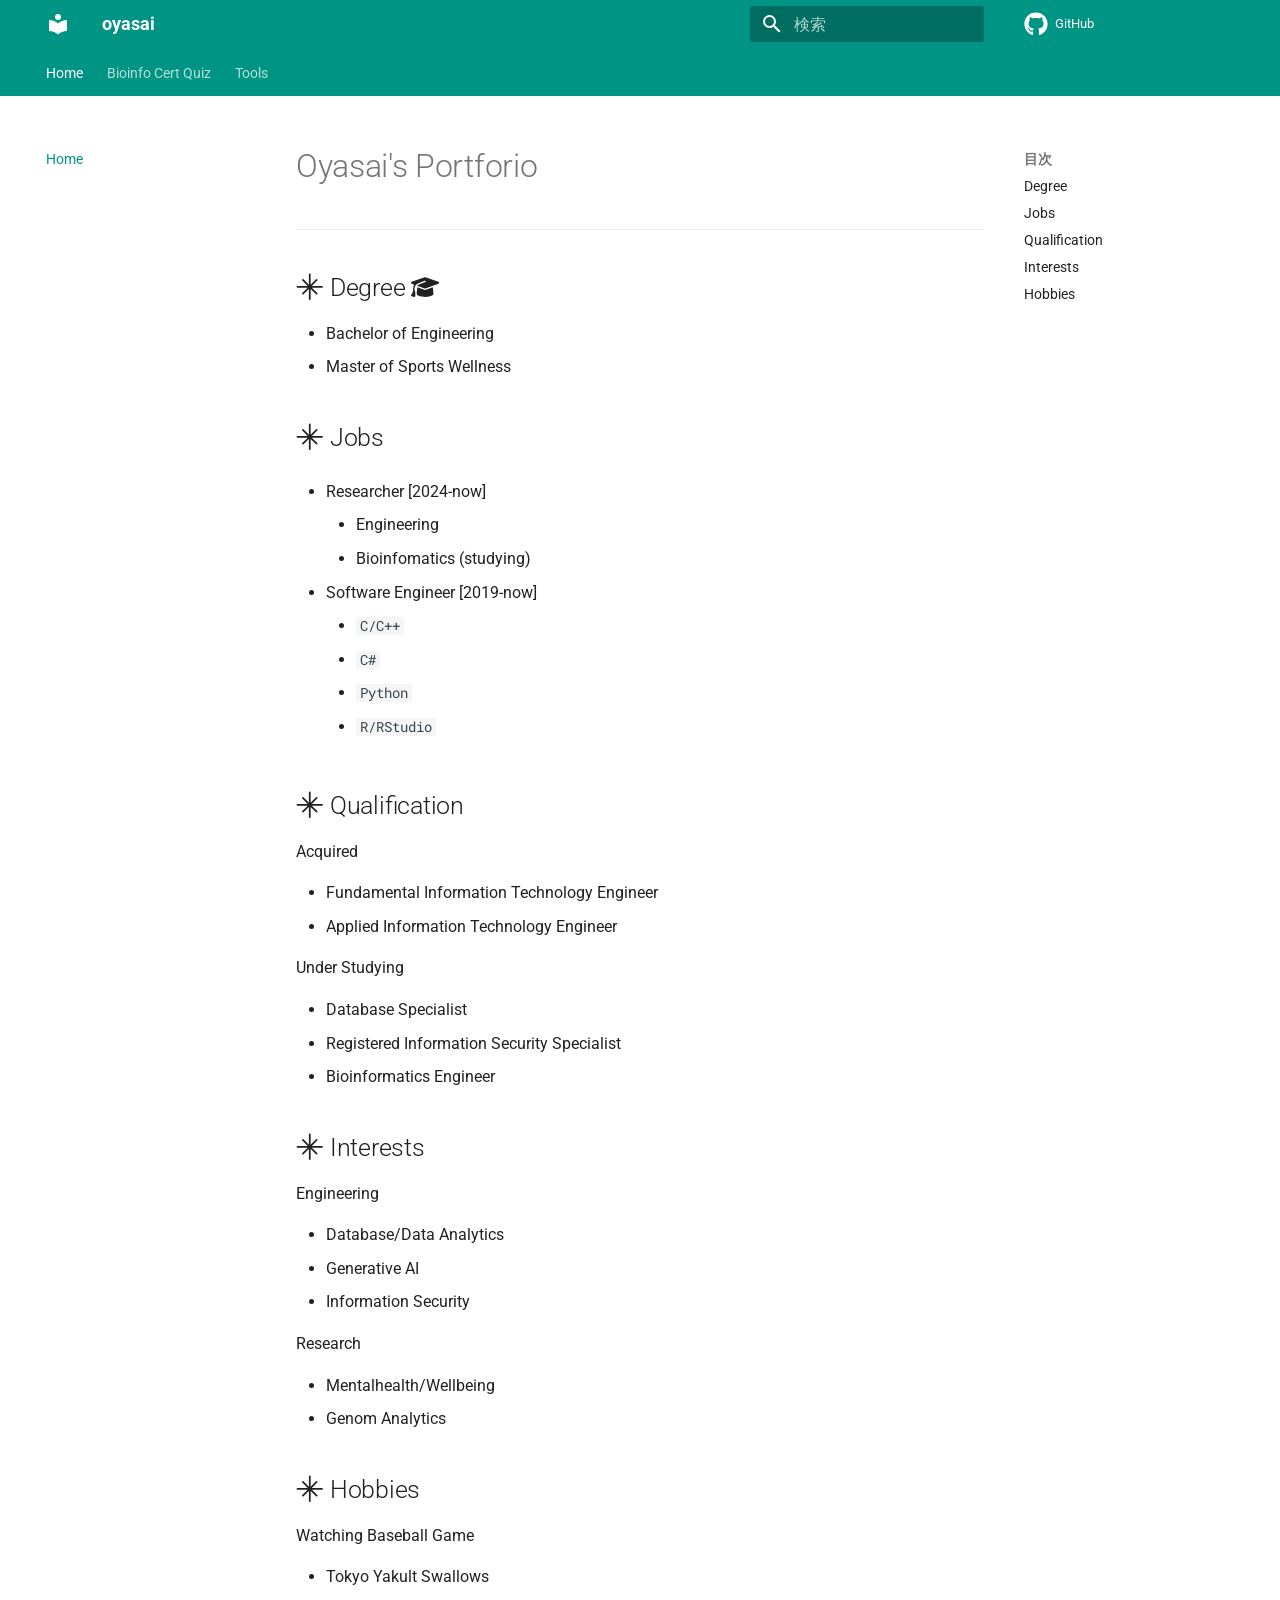
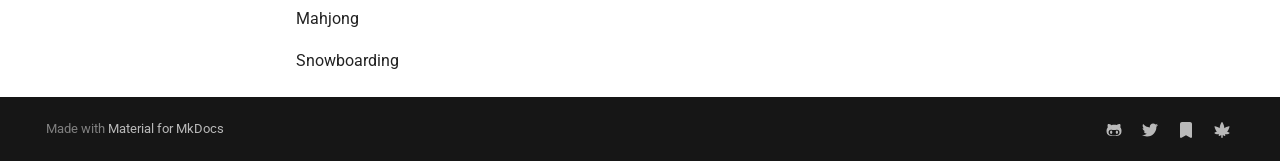
<file: index.html>
<!doctype html>
<html lang="ja" class="no-js">
  <head>
    
      <meta charset="utf-8">
      <meta name="viewport" content="width=device-width,initial-scale=1">
      
      
        <meta name="author" content="oyasai">
      
      
        <link rel="canonical" href="https://oyasai55.github.io/">
      
      
      
        <link rel="next" href="bioinfo-cert-quiz/bioinfo-cert-quiz.html">
      
      
      <link rel="icon" href="favicon.ico">
      <meta name="generator" content="mkdocs-1.6.1, mkdocs-material-9.6.21">
    
    
      
        <title>oyasai</title>
      
    
    
      <link rel="stylesheet" href="assets/stylesheets/main.2a3383ac.min.css">
      
        
        <link rel="stylesheet" href="assets/stylesheets/palette.06af60db.min.css">
      
      


    
    
      
    
    
      
        
        
        <link rel="preconnect" href="https://fonts.gstatic.com" crossorigin>
        <link rel="stylesheet" href="https://fonts.googleapis.com/css?family=Roboto:300,300i,400,400i,700,700i%7CRoboto+Mono:400,400i,700,700i&display=fallback">
        <style>:root{--md-text-font:"Roboto";--md-code-font:"Roboto Mono"}</style>
      
    
    
    <script>__md_scope=new URL(".",location),__md_hash=e=>[...e].reduce(((e,_)=>(e<<5)-e+_.charCodeAt(0)),0),__md_get=(e,_=localStorage,t=__md_scope)=>JSON.parse(_.getItem(t.pathname+"."+e)),__md_set=(e,_,t=localStorage,a=__md_scope)=>{try{t.setItem(a.pathname+"."+e,JSON.stringify(_))}catch(e){}}</script>
    
      

    
    
    
  </head>
  
  
    
    
    
    
    
    <body dir="ltr" data-md-color-scheme="default" data-md-color-primary="teal" data-md-color-accent="orange">
  
    
    <input class="md-toggle" data-md-toggle="drawer" type="checkbox" id="__drawer" autocomplete="off">
    <input class="md-toggle" data-md-toggle="search" type="checkbox" id="__search" autocomplete="off">
    <label class="md-overlay" for="__drawer"></label>
    <div data-md-component="skip">
      
        
        <a href="#oyasais-portforio" class="md-skip">
          コンテンツにスキップ
        </a>
      
    </div>
    <div data-md-component="announce">
      
    </div>
    
    
      

<header class="md-header" data-md-component="header">
  <nav class="md-header__inner md-grid" aria-label="ヘッダー">
    <a href="." title="oyasai" class="md-header__button md-logo" aria-label="oyasai" data-md-component="logo">
      
  
  <svg xmlns="http://www.w3.org/2000/svg" viewBox="0 0 24 24"><path d="M12 8a3 3 0 0 0 3-3 3 3 0 0 0-3-3 3 3 0 0 0-3 3 3 3 0 0 0 3 3m0 3.54C9.64 9.35 6.5 8 3 8v11c3.5 0 6.64 1.35 9 3.54 2.36-2.19 5.5-3.54 9-3.54V8c-3.5 0-6.64 1.35-9 3.54"/></svg>

    </a>
    <label class="md-header__button md-icon" for="__drawer">
      
      <svg xmlns="http://www.w3.org/2000/svg" viewBox="0 0 24 24"><path d="M3 6h18v2H3zm0 5h18v2H3zm0 5h18v2H3z"/></svg>
    </label>
    <div class="md-header__title" data-md-component="header-title">
      <div class="md-header__ellipsis">
        <div class="md-header__topic">
          <span class="md-ellipsis">
            oyasai
          </span>
        </div>
        <div class="md-header__topic" data-md-component="header-topic">
          <span class="md-ellipsis">
            
              Home
            
          </span>
        </div>
      </div>
    </div>
    
      
    
    
    
    
      
      
        <label class="md-header__button md-icon" for="__search">
          
          <svg xmlns="http://www.w3.org/2000/svg" viewBox="0 0 24 24"><path d="M9.5 3A6.5 6.5 0 0 1 16 9.5c0 1.61-.59 3.09-1.56 4.23l.27.27h.79l5 5-1.5 1.5-5-5v-.79l-.27-.27A6.52 6.52 0 0 1 9.5 16 6.5 6.5 0 0 1 3 9.5 6.5 6.5 0 0 1 9.5 3m0 2C7 5 5 7 5 9.5S7 14 9.5 14 14 12 14 9.5 12 5 9.5 5"/></svg>
        </label>
        <div class="md-search" data-md-component="search" role="dialog">
  <label class="md-search__overlay" for="__search"></label>
  <div class="md-search__inner" role="search">
    <form class="md-search__form" name="search">
      <input type="text" class="md-search__input" name="query" aria-label="検索" placeholder="検索" autocapitalize="off" autocorrect="off" autocomplete="off" spellcheck="false" data-md-component="search-query" required>
      <label class="md-search__icon md-icon" for="__search">
        
        <svg xmlns="http://www.w3.org/2000/svg" viewBox="0 0 24 24"><path d="M9.5 3A6.5 6.5 0 0 1 16 9.5c0 1.61-.59 3.09-1.56 4.23l.27.27h.79l5 5-1.5 1.5-5-5v-.79l-.27-.27A6.52 6.52 0 0 1 9.5 16 6.5 6.5 0 0 1 3 9.5 6.5 6.5 0 0 1 9.5 3m0 2C7 5 5 7 5 9.5S7 14 9.5 14 14 12 14 9.5 12 5 9.5 5"/></svg>
        
        <svg xmlns="http://www.w3.org/2000/svg" viewBox="0 0 24 24"><path d="M20 11v2H8l5.5 5.5-1.42 1.42L4.16 12l7.92-7.92L13.5 5.5 8 11z"/></svg>
      </label>
      <nav class="md-search__options" aria-label="検索">
        
        <button type="reset" class="md-search__icon md-icon" title="クリア" aria-label="クリア" tabindex="-1">
          
          <svg xmlns="http://www.w3.org/2000/svg" viewBox="0 0 24 24"><path d="M19 6.41 17.59 5 12 10.59 6.41 5 5 6.41 10.59 12 5 17.59 6.41 19 12 13.41 17.59 19 19 17.59 13.41 12z"/></svg>
        </button>
      </nav>
      
    </form>
    <div class="md-search__output">
      <div class="md-search__scrollwrap" tabindex="0" data-md-scrollfix>
        <div class="md-search-result" data-md-component="search-result">
          <div class="md-search-result__meta">
            検索を初期化
          </div>
          <ol class="md-search-result__list" role="presentation"></ol>
        </div>
      </div>
    </div>
  </div>
</div>
      
    
    
      <div class="md-header__source">
        <a href="https://github.com/oyasai55/oyasai55.github.io" title="リポジトリへ" class="md-source" data-md-component="source">
  <div class="md-source__icon md-icon">
    
    <svg xmlns="http://www.w3.org/2000/svg" viewBox="0 0 512 512"><!--! Font Awesome Free 7.0.1 by @fontawesome - https://fontawesome.com License - https://fontawesome.com/license/free (Icons: CC BY 4.0, Fonts: SIL OFL 1.1, Code: MIT License) Copyright 2025 Fonticons, Inc.--><path d="M173.9 397.4c0 2-2.3 3.6-5.2 3.6-3.3.3-5.6-1.3-5.6-3.6 0-2 2.3-3.6 5.2-3.6 3-.3 5.6 1.3 5.6 3.6m-31.1-4.5c-.7 2 1.3 4.3 4.3 4.9 2.6 1 5.6 0 6.2-2s-1.3-4.3-4.3-5.2c-2.6-.7-5.5.3-6.2 2.3m44.2-1.7c-2.9.7-4.9 2.6-4.6 4.9.3 2 2.9 3.3 5.9 2.6 2.9-.7 4.9-2.6 4.6-4.6-.3-1.9-3-3.2-5.9-2.9M252.8 8C114.1 8 8 113.3 8 252c0 110.9 69.8 205.8 169.5 239.2 12.8 2.3 17.3-5.6 17.3-12.1 0-6.2-.3-40.4-.3-61.4 0 0-70 15-84.7-29.8 0 0-11.4-29.1-27.8-36.6 0 0-22.9-15.7 1.6-15.4 0 0 24.9 2 38.6 25.8 21.9 38.6 58.6 27.5 72.9 20.9 2.3-16 8.8-27.1 16-33.7-55.9-6.2-112.3-14.3-112.3-110.5 0-27.5 7.6-41.3 23.6-58.9-2.6-6.5-11.1-33.3 2.6-67.9 20.9-6.5 69 27 69 27 20-5.6 41.5-8.5 62.8-8.5s42.8 2.9 62.8 8.5c0 0 48.1-33.6 69-27 13.7 34.7 5.2 61.4 2.6 67.9 16 17.7 25.8 31.5 25.8 58.9 0 96.5-58.9 104.2-114.8 110.5 9.2 7.9 17 22.9 17 46.4 0 33.7-.3 75.4-.3 83.6 0 6.5 4.6 14.4 17.3 12.1C436.2 457.8 504 362.9 504 252 504 113.3 391.5 8 252.8 8M105.2 352.9c-1.3 1-1 3.3.7 5.2 1.6 1.6 3.9 2.3 5.2 1 1.3-1 1-3.3-.7-5.2-1.6-1.6-3.9-2.3-5.2-1m-10.8-8.1c-.7 1.3.3 2.9 2.3 3.9 1.6 1 3.6.7 4.3-.7.7-1.3-.3-2.9-2.3-3.9-2-.6-3.6-.3-4.3.7m32.4 35.6c-1.6 1.3-1 4.3 1.3 6.2 2.3 2.3 5.2 2.6 6.5 1 1.3-1.3.7-4.3-1.3-6.2-2.2-2.3-5.2-2.6-6.5-1m-11.4-14.7c-1.6 1-1.6 3.6 0 5.9s4.3 3.3 5.6 2.3c1.6-1.3 1.6-3.9 0-6.2-1.4-2.3-4-3.3-5.6-2"/></svg>
  </div>
  <div class="md-source__repository">
    GitHub
  </div>
</a>
      </div>
    
  </nav>
  
</header>
    
    <div class="md-container" data-md-component="container">
      
      
        
          
            
<nav class="md-tabs" aria-label="タブ" data-md-component="tabs">
  <div class="md-grid">
    <ul class="md-tabs__list">
      
        
  
  
  
    
  
  
    <li class="md-tabs__item md-tabs__item--active">
      <a href="." class="md-tabs__link">
        
  
  
    
  
  Home

      </a>
    </li>
  

      
        
  
  
  
  
    <li class="md-tabs__item">
      <a href="bioinfo-cert-quiz/bioinfo-cert-quiz.html" class="md-tabs__link">
        
  
  
    
  
  Bioinfo Cert Quiz

      </a>
    </li>
  

      
        
  
  
  
  
    
    
      <li class="md-tabs__item">
        <a href="tools/net-remover/" class="md-tabs__link">
          
  
  
  Tools

        </a>
      </li>
    
  

      
    </ul>
  </div>
</nav>
          
        
      
      <main class="md-main" data-md-component="main">
        <div class="md-main__inner md-grid">
          
            
              
              <div class="md-sidebar md-sidebar--primary" data-md-component="sidebar" data-md-type="navigation" >
                <div class="md-sidebar__scrollwrap">
                  <div class="md-sidebar__inner">
                    


  


<nav class="md-nav md-nav--primary md-nav--lifted" aria-label="ナビゲーション" data-md-level="0">
  <label class="md-nav__title" for="__drawer">
    <a href="." title="oyasai" class="md-nav__button md-logo" aria-label="oyasai" data-md-component="logo">
      
  
  <svg xmlns="http://www.w3.org/2000/svg" viewBox="0 0 24 24"><path d="M12 8a3 3 0 0 0 3-3 3 3 0 0 0-3-3 3 3 0 0 0-3 3 3 3 0 0 0 3 3m0 3.54C9.64 9.35 6.5 8 3 8v11c3.5 0 6.64 1.35 9 3.54 2.36-2.19 5.5-3.54 9-3.54V8c-3.5 0-6.64 1.35-9 3.54"/></svg>

    </a>
    oyasai
  </label>
  
    <div class="md-nav__source">
      <a href="https://github.com/oyasai55/oyasai55.github.io" title="リポジトリへ" class="md-source" data-md-component="source">
  <div class="md-source__icon md-icon">
    
    <svg xmlns="http://www.w3.org/2000/svg" viewBox="0 0 512 512"><!--! Font Awesome Free 7.0.1 by @fontawesome - https://fontawesome.com License - https://fontawesome.com/license/free (Icons: CC BY 4.0, Fonts: SIL OFL 1.1, Code: MIT License) Copyright 2025 Fonticons, Inc.--><path d="M173.9 397.4c0 2-2.3 3.6-5.2 3.6-3.3.3-5.6-1.3-5.6-3.6 0-2 2.3-3.6 5.2-3.6 3-.3 5.6 1.3 5.6 3.6m-31.1-4.5c-.7 2 1.3 4.3 4.3 4.9 2.6 1 5.6 0 6.2-2s-1.3-4.3-4.3-5.2c-2.6-.7-5.5.3-6.2 2.3m44.2-1.7c-2.9.7-4.9 2.6-4.6 4.9.3 2 2.9 3.3 5.9 2.6 2.9-.7 4.9-2.6 4.6-4.6-.3-1.9-3-3.2-5.9-2.9M252.8 8C114.1 8 8 113.3 8 252c0 110.9 69.8 205.8 169.5 239.2 12.8 2.3 17.3-5.6 17.3-12.1 0-6.2-.3-40.4-.3-61.4 0 0-70 15-84.7-29.8 0 0-11.4-29.1-27.8-36.6 0 0-22.9-15.7 1.6-15.4 0 0 24.9 2 38.6 25.8 21.9 38.6 58.6 27.5 72.9 20.9 2.3-16 8.8-27.1 16-33.7-55.9-6.2-112.3-14.3-112.3-110.5 0-27.5 7.6-41.3 23.6-58.9-2.6-6.5-11.1-33.3 2.6-67.9 20.9-6.5 69 27 69 27 20-5.6 41.5-8.5 62.8-8.5s42.8 2.9 62.8 8.5c0 0 48.1-33.6 69-27 13.7 34.7 5.2 61.4 2.6 67.9 16 17.7 25.8 31.5 25.8 58.9 0 96.5-58.9 104.2-114.8 110.5 9.2 7.9 17 22.9 17 46.4 0 33.7-.3 75.4-.3 83.6 0 6.5 4.6 14.4 17.3 12.1C436.2 457.8 504 362.9 504 252 504 113.3 391.5 8 252.8 8M105.2 352.9c-1.3 1-1 3.3.7 5.2 1.6 1.6 3.9 2.3 5.2 1 1.3-1 1-3.3-.7-5.2-1.6-1.6-3.9-2.3-5.2-1m-10.8-8.1c-.7 1.3.3 2.9 2.3 3.9 1.6 1 3.6.7 4.3-.7.7-1.3-.3-2.9-2.3-3.9-2-.6-3.6-.3-4.3.7m32.4 35.6c-1.6 1.3-1 4.3 1.3 6.2 2.3 2.3 5.2 2.6 6.5 1 1.3-1.3.7-4.3-1.3-6.2-2.2-2.3-5.2-2.6-6.5-1m-11.4-14.7c-1.6 1-1.6 3.6 0 5.9s4.3 3.3 5.6 2.3c1.6-1.3 1.6-3.9 0-6.2-1.4-2.3-4-3.3-5.6-2"/></svg>
  </div>
  <div class="md-source__repository">
    GitHub
  </div>
</a>
    </div>
  
  <ul class="md-nav__list" data-md-scrollfix>
    
      
      
  
  
    
  
  
  
    <li class="md-nav__item md-nav__item--active">
      
      <input class="md-nav__toggle md-toggle" type="checkbox" id="__toc">
      
      
        
      
      
        <label class="md-nav__link md-nav__link--active" for="__toc">
          
  
  
  <span class="md-ellipsis">
    Home
    
  </span>
  

          <span class="md-nav__icon md-icon"></span>
        </label>
      
      <a href="." class="md-nav__link md-nav__link--active">
        
  
  
  <span class="md-ellipsis">
    Home
    
  </span>
  

      </a>
      
        

<nav class="md-nav md-nav--secondary" aria-label="目次">
  
  
  
    
  
  
    <label class="md-nav__title" for="__toc">
      <span class="md-nav__icon md-icon"></span>
      目次
    </label>
    <ul class="md-nav__list" data-md-component="toc" data-md-scrollfix>
      
        <li class="md-nav__item">
  <a href="#degree" class="md-nav__link">
    <span class="md-ellipsis">
      Degree
    </span>
  </a>
  
</li>
      
        <li class="md-nav__item">
  <a href="#jobs" class="md-nav__link">
    <span class="md-ellipsis">
      Jobs
    </span>
  </a>
  
</li>
      
        <li class="md-nav__item">
  <a href="#qualification" class="md-nav__link">
    <span class="md-ellipsis">
      Qualification
    </span>
  </a>
  
</li>
      
        <li class="md-nav__item">
  <a href="#interests" class="md-nav__link">
    <span class="md-ellipsis">
      Interests
    </span>
  </a>
  
</li>
      
        <li class="md-nav__item">
  <a href="#hobbies" class="md-nav__link">
    <span class="md-ellipsis">
      Hobbies
    </span>
  </a>
  
</li>
      
    </ul>
  
</nav>
      
    </li>
  

    
      
      
  
  
  
  
    <li class="md-nav__item">
      <a href="bioinfo-cert-quiz/bioinfo-cert-quiz.html" class="md-nav__link">
        
  
  
  <span class="md-ellipsis">
    Bioinfo Cert Quiz
    
  </span>
  

      </a>
    </li>
  

    
      
      
  
  
  
  
    
    
    
    
      
      
    
    
    <li class="md-nav__item md-nav__item--nested">
      
        
        
          
        
        <input class="md-nav__toggle md-toggle md-toggle--indeterminate" type="checkbox" id="__nav_3" >
        
          
          <label class="md-nav__link" for="__nav_3" id="__nav_3_label" tabindex="0">
            
  
  
  <span class="md-ellipsis">
    Tools
    
  </span>
  

            <span class="md-nav__icon md-icon"></span>
          </label>
        
        <nav class="md-nav" data-md-level="1" aria-labelledby="__nav_3_label" aria-expanded="false">
          <label class="md-nav__title" for="__nav_3">
            <span class="md-nav__icon md-icon"></span>
            Tools
          </label>
          <ul class="md-nav__list" data-md-scrollfix>
            
              
                
  
  
  
  
    <li class="md-nav__item">
      <a href="tools/net-remover/" class="md-nav__link">
        
  
  
  <span class="md-ellipsis">
    防球ネット除去ツール
    
  </span>
  

      </a>
    </li>
  

              
            
          </ul>
        </nav>
      
    </li>
  

    
  </ul>
</nav>
                  </div>
                </div>
              </div>
            
            
              
              <div class="md-sidebar md-sidebar--secondary" data-md-component="sidebar" data-md-type="toc" >
                <div class="md-sidebar__scrollwrap">
                  <div class="md-sidebar__inner">
                    

<nav class="md-nav md-nav--secondary" aria-label="目次">
  
  
  
    
  
  
    <label class="md-nav__title" for="__toc">
      <span class="md-nav__icon md-icon"></span>
      目次
    </label>
    <ul class="md-nav__list" data-md-component="toc" data-md-scrollfix>
      
        <li class="md-nav__item">
  <a href="#degree" class="md-nav__link">
    <span class="md-ellipsis">
      Degree
    </span>
  </a>
  
</li>
      
        <li class="md-nav__item">
  <a href="#jobs" class="md-nav__link">
    <span class="md-ellipsis">
      Jobs
    </span>
  </a>
  
</li>
      
        <li class="md-nav__item">
  <a href="#qualification" class="md-nav__link">
    <span class="md-ellipsis">
      Qualification
    </span>
  </a>
  
</li>
      
        <li class="md-nav__item">
  <a href="#interests" class="md-nav__link">
    <span class="md-ellipsis">
      Interests
    </span>
  </a>
  
</li>
      
        <li class="md-nav__item">
  <a href="#hobbies" class="md-nav__link">
    <span class="md-ellipsis">
      Hobbies
    </span>
  </a>
  
</li>
      
    </ul>
  
</nav>
                  </div>
                </div>
              </div>
            
          
          
            <div class="md-content" data-md-component="content">
              <article class="md-content__inner md-typeset">
                
                  


  
  


<h1 id="oyasais-portforio">Oyasai's Portforio</h1>
<hr />
<h2 id="degree"><span class="twemoji"><svg xmlns="http://www.w3.org/2000/svg" viewBox="0 0 24 24" width="24" height="24"><path d="M12.5 1.25a.75.75 0 0 0-1.5 0v8.69L6.447 5.385a.75.75 0 1 0-1.061 1.06L9.94 11H1.25a.75.75 0 0 0 0 1.5h8.69l-4.554 4.553a.75.75 0 0 0 1.06 1.061L11 13.561v8.689a.75.75 0 0 0 1.5 0v-8.69l4.553 4.554a.75.75 0 0 0 1.061-1.06L13.561 12.5h8.689a.75.75 0 0 0 0-1.5h-8.69l4.554-4.553a.75.75 0 1 0-1.06-1.061L12.5 9.939V1.25Z"></path></svg></span> Degree <span class="twemoji"><svg xmlns="http://www.w3.org/2000/svg" viewBox="0 0 640 512"><!--!Font Awesome Free 6.6.0 by @fontawesome - https://fontawesome.com License - https://fontawesome.com/license/free Copyright 2024 Fonticons, Inc.--><path d="M320 32c-8.1 0-16.1 1.4-23.7 4.1L15.8 137.4C6.3 140.9 0 149.9 0 160s6.3 19.1 15.8 22.6l57.9 20.9C57.3 229.3 48 259.8 48 291.9l0 28.1c0 28.4-10.8 57.7-22.3 80.8c-6.5 13-13.9 25.8-22.5 37.6C0 442.7-.9 448.3 .9 453.4s6 8.9 11.2 10.2l64 16c4.2 1.1 8.7 .3 12.4-2s6.3-6.1 7.1-10.4c8.6-42.8 4.3-81.2-2.1-108.7C90.3 344.3 86 329.8 80 316.5l0-24.6c0-30.2 10.2-58.7 27.9-81.5c12.9-15.5 29.6-28 49.2-35.7l157-61.7c8.2-3.2 17.5 .8 20.7 9s-.8 17.5-9 20.7l-157 61.7c-12.4 4.9-23.3 12.4-32.2 21.6l159.6 57.6c7.6 2.7 15.6 4.1 23.7 4.1s16.1-1.4 23.7-4.1L624.2 182.6c9.5-3.4 15.8-12.5 15.8-22.6s-6.3-19.1-15.8-22.6L343.7 36.1C336.1 33.4 328.1 32 320 32zM128 408c0 35.3 86 72 192 72s192-36.7 192-72L496.7 262.6 354.5 314c-11.1 4-22.8 6-34.5 6s-23.5-2-34.5-6L143.3 262.6 128 408z"/></svg></span></h2>
<ul>
<li>Bachelor of Engineering</li>
<li>Master of Sports Wellness</li>
</ul>
<h2 id="jobs"><span class="twemoji"><svg xmlns="http://www.w3.org/2000/svg" viewBox="0 0 24 24" width="24" height="24"><path d="M12.5 1.25a.75.75 0 0 0-1.5 0v8.69L6.447 5.385a.75.75 0 1 0-1.061 1.06L9.94 11H1.25a.75.75 0 0 0 0 1.5h8.69l-4.554 4.553a.75.75 0 0 0 1.06 1.061L11 13.561v8.689a.75.75 0 0 0 1.5 0v-8.69l4.553 4.554a.75.75 0 0 0 1.061-1.06L13.561 12.5h8.689a.75.75 0 0 0 0-1.5h-8.69l4.554-4.553a.75.75 0 1 0-1.06-1.061L12.5 9.939V1.25Z"></path></svg></span> Jobs</h2>
<ul>
<li>
<p>Researcher [2024-now]</p>
<ul>
<li>Engineering</li>
<li>Bioinfomatics (studying)</li>
</ul>
</li>
<li>
<p>Software Engineer [2019-now]</p>
<ul>
<li><code>C/C++</code></li>
<li><code>C#</code></li>
<li><code>Python</code></li>
<li><code>R/RStudio</code></li>
</ul>
</li>
</ul>
<h2 id="qualification"><span class="twemoji"><svg xmlns="http://www.w3.org/2000/svg" viewBox="0 0 24 24" width="24" height="24"><path d="M12.5 1.25a.75.75 0 0 0-1.5 0v8.69L6.447 5.385a.75.75 0 1 0-1.061 1.06L9.94 11H1.25a.75.75 0 0 0 0 1.5h8.69l-4.554 4.553a.75.75 0 0 0 1.06 1.061L11 13.561v8.689a.75.75 0 0 0 1.5 0v-8.69l4.553 4.554a.75.75 0 0 0 1.061-1.06L13.561 12.5h8.689a.75.75 0 0 0 0-1.5h-8.69l4.554-4.553a.75.75 0 1 0-1.06-1.061L12.5 9.939V1.25Z"></path></svg></span> Qualification</h2>
<p>Acquired</p>
<ul>
<li>Fundamental Information Technology Engineer</li>
<li>Applied Information Technology Engineer </li>
</ul>
<p>Under Studying</p>
<ul>
<li>Database Specialist</li>
<li>Registered Information Security Specialist</li>
<li>Bioinformatics Engineer</li>
</ul>
<h2 id="interests"><span class="twemoji"><svg xmlns="http://www.w3.org/2000/svg" viewBox="0 0 24 24" width="24" height="24"><path d="M12.5 1.25a.75.75 0 0 0-1.5 0v8.69L6.447 5.385a.75.75 0 1 0-1.061 1.06L9.94 11H1.25a.75.75 0 0 0 0 1.5h8.69l-4.554 4.553a.75.75 0 0 0 1.06 1.061L11 13.561v8.689a.75.75 0 0 0 1.5 0v-8.69l4.553 4.554a.75.75 0 0 0 1.061-1.06L13.561 12.5h8.689a.75.75 0 0 0 0-1.5h-8.69l4.554-4.553a.75.75 0 1 0-1.06-1.061L12.5 9.939V1.25Z"></path></svg></span> Interests</h2>
<p>Engineering</p>
<ul>
<li>Database/Data Analytics</li>
<li>Generative AI</li>
<li>Information Security</li>
</ul>
<p>Research</p>
<ul>
<li>Mentalhealth/Wellbeing</li>
<li>Genom Analytics</li>
</ul>
<h2 id="hobbies"><span class="twemoji"><svg xmlns="http://www.w3.org/2000/svg" viewBox="0 0 24 24" width="24" height="24"><path d="M12.5 1.25a.75.75 0 0 0-1.5 0v8.69L6.447 5.385a.75.75 0 1 0-1.061 1.06L9.94 11H1.25a.75.75 0 0 0 0 1.5h8.69l-4.554 4.553a.75.75 0 0 0 1.06 1.061L11 13.561v8.689a.75.75 0 0 0 1.5 0v-8.69l4.553 4.554a.75.75 0 0 0 1.061-1.06L13.561 12.5h8.689a.75.75 0 0 0 0-1.5h-8.69l4.554-4.553a.75.75 0 1 0-1.06-1.061L12.5 9.939V1.25Z"></path></svg></span> Hobbies</h2>
<p>Watching Baseball Game</p>
<ul>
<li>Tokyo Yakult Swallows</li>
</ul>
<p>Mahjong</p>
<p>Snowboarding</p>












                
              </article>
            </div>
          
          
<script>var target=document.getElementById(location.hash.slice(1));target&&target.name&&(target.checked=target.name.startsWith("__tabbed_"))</script>
        </div>
        
      </main>
      
        <footer class="md-footer">
  
  <div class="md-footer-meta md-typeset">
    <div class="md-footer-meta__inner md-grid">
      <div class="md-copyright">
  
  
    Made with
    <a href="https://squidfunk.github.io/mkdocs-material/" target="_blank" rel="noopener">
      Material for MkDocs
    </a>
  
</div>
      
        
<div class="md-social">
  
    
    
    
    
      
      
    
    <a href="https://github.com/oyasai55" target="_blank" rel="noopener" title="github.com" class="md-social__link">
      <svg xmlns="http://www.w3.org/2000/svg" viewBox="0 0 512 512"><!--! Font Awesome Free 7.0.1 by @fontawesome - https://fontawesome.com License - https://fontawesome.com/license/free (Icons: CC BY 4.0, Fonts: SIL OFL 1.1, Code: MIT License) Copyright 2025 Fonticons, Inc.--><path d="M202.1 328.7c0 20.9-10.9 55.1-36.7 55.1s-36.7-34.2-36.7-55.1 10.9-55.1 36.7-55.1 36.7 34.2 36.7 55.1M496 278.2c0 31.9-3.2 65.7-17.5 95-37.9 76.6-142.1 74.8-216.7 74.8-75.8 0-186.2 2.7-225.6-74.8-14.6-29-20.2-63.1-20.2-95 0-41.9 13.9-81.5 41.5-113.6-5.2-15.8-7.7-32.4-7.7-48.8 0-21.5 4.9-32.3 14.6-51.8 45.3 0 74.3 9 108.8 36 29-6.9 58.8-10 88.7-10 27 0 54.2 2.9 80.4 9.2 34-26.7 63-35.2 107.8-35.2 9.8 19.5 14.6 30.3 14.6 51.8 0 16.4-2.6 32.7-7.7 48.2 27.5 32.4 39 72.3 39 114.2m-64.3 50.5c0-43.9-26.7-82.6-73.5-82.6-18.9 0-37 3.4-56 6-14.9 2.3-29.8 3.2-45.1 3.2-15.2 0-30.1-.9-45.1-3.2-18.7-2.6-37-6-56-6-46.8 0-73.5 38.7-73.5 82.6 0 87.8 80.4 101.3 150.4 101.3h48.2c70.3 0 150.6-13.4 150.6-101.3m-82.6-55.1c-25.8 0-36.7 34.2-36.7 55.1s10.9 55.1 36.7 55.1 36.7-34.2 36.7-55.1-10.9-55.1-36.7-55.1"/></svg>
    </a>
  
    
    
    
    
      
      
    
    <a href="https://twitter.com/fereria" target="_blank" rel="noopener" title="twitter.com" class="md-social__link">
      <svg xmlns="http://www.w3.org/2000/svg" viewBox="0 0 512 512"><!--! Font Awesome Free 7.0.1 by @fontawesome - https://fontawesome.com License - https://fontawesome.com/license/free (Icons: CC BY 4.0, Fonts: SIL OFL 1.1, Code: MIT License) Copyright 2025 Fonticons, Inc.--><path d="M459.4 151.7c.3 4.5.3 9.1.3 13.6 0 138.7-105.6 298.6-298.6 298.6-59.5 0-114.7-17.2-161.1-47.1 8.4 1 16.6 1.3 25.3 1.3 49.1 0 94.2-16.6 130.3-44.8-46.1-1-84.8-31.2-98.1-72.8 6.5 1 13 1.6 19.8 1.6 9.4 0 18.8-1.3 27.6-3.6-48.1-9.7-84.1-52-84.1-103v-1.3c14 7.8 30.2 12.7 47.4 13.3-28.3-18.8-46.8-51-46.8-87.4 0-19.5 5.2-37.4 14.3-53C87.4 130.8 165 172.4 252.1 176.9c-1.6-7.8-2.6-15.9-2.6-24C249.5 95.1 296.3 48 354.4 48c30.2 0 57.5 12.7 76.7 33.1 23.7-4.5 46.5-13.3 66.6-25.3-7.8 24.4-24.4 44.8-46.1 57.8 21.1-2.3 41.6-8.1 60.4-16.2-14.3 20.8-32.2 39.3-52.6 54.3"/></svg>
    </a>
  
    
    
    
    
      
      
    
    <a href="https://zenn.dev/remiria" target="_blank" rel="noopener" title="zenn.dev" class="md-social__link">
      <svg xmlns="http://www.w3.org/2000/svg" viewBox="0 0 384 512"><!--! Font Awesome Free 7.0.1 by @fontawesome - https://fontawesome.com License - https://fontawesome.com/license/free (Icons: CC BY 4.0, Fonts: SIL OFL 1.1, Code: MIT License) Copyright 2025 Fonticons, Inc.--><path d="M64 0C28.7 0 0 28.7 0 64v416c0 11.5 6.2 22.2 16.2 27.8s22.3 5.5 32.2-.4L192 421.3l143.5 86.1c9.9 5.9 22.2 6.1 32.2.4S384 491.5 384 480V64c0-35.3-28.7-64-64-64z"/></svg>
    </a>
  
    
    
    
    
      
      
    
    <a href="http://localhost" target="_blank" rel="noopener" title="localhost" class="md-social__link">
      <svg xmlns="http://www.w3.org/2000/svg" viewBox="0 0 512 512"><!--! Font Awesome Free 7.0.1 by @fontawesome - https://fontawesome.com License - https://fontawesome.com/license/free (Icons: CC BY 4.0, Fonts: SIL OFL 1.1, Code: MIT License) Copyright 2025 Fonticons, Inc.--><path d="M256 0c5.3 0 10.3 2.7 13.3 7.1 15.8 23.5 36.7 63.7 49.2 109 7.3 26.4 11.8 55.3 10.3 84 11.6-8.9 23.7-16.7 35.9-23.7 41-23.3 84.4-36.9 112.2-42.5 5.2-1 10.7.6 14.4 4.4s5.4 9.2 4.4 14.5c-5.6 27.7-19.3 70.9-42.7 111.7-9.1 15.9-19.9 31.7-32.5 46.3 27.9 6.6 52.5 17.2 67.3 25.4 5.1 2.8 8.2 8.2 8.2 14s-3.2 11.2-8.2 14c-15.2 8.4-40.9 19.5-69.8 26.1-20.2 4.6-42.9 7.2-65.2 4.6l8.3 33.2c1.5 6.1-.6 12.5-5.5 16.4s-11.6 4.6-17.2 1.8L280 417.2V488c0 13.3-10.7 24-24 24s-24-10.7-24-24v-70.8l-58.5 29.1c-5.6 2.8-12.3 2.1-17.2-1.8s-7-10.3-5.5-16.4l8.3-33.2c-22.2 2.6-45 0-65.2-4.6-28.9-6.6-54.5-17.6-69.8-26.1-5.1-2.8-8.2-8.2-8.2-14s3.2-11.2 8.2-14l6.2-3.3c15-7.6 36.8-16.4 61.1-22.2-12.5-14.5-23.3-30.4-32.4-46.2-23.4-40.8-37.1-84-42.7-111.7-1.1-5.2.6-10.7 4.4-14.5s9.2-5.4 14.4-4.4c27.9 5.5 71.2 19.2 112.2 42.5 12.2 6.9 24.3 14.8 35.8 23.7-1.4-28.7 3.1-57.6 10.3-84 12.5-45.3 33.4-85.5 49.2-109l1.2-1.6C246.9 2 251.3 0 256 0"/></svg>
    </a>
  
</div>
      
    </div>
  </div>
</footer>
      
    </div>
    <div class="md-dialog" data-md-component="dialog">
      <div class="md-dialog__inner md-typeset"></div>
    </div>
    
    
    
      
      <script id="__config" type="application/json">{"base": ".", "features": ["navigation.tabs", "navigation.expand"], "search": "assets/javascripts/workers/search.973d3a69.min.js", "tags": null, "translations": {"clipboard.copied": "\u30b3\u30d4\u30fc\u3057\u307e\u3057\u305f", "clipboard.copy": "\u30af\u30ea\u30c3\u30d7\u30dc\u30fc\u30c9\u3078\u30b3\u30d4\u30fc", "search.result.more.one": "\u3053\u306e\u30da\u30fc\u30b8\u5185\u306b\u3082\u30461\u4ef6\u898b\u3064\u304b\u308a\u307e\u3057\u305f", "search.result.more.other": "\u3053\u306e\u30da\u30fc\u30b8\u5185\u306b\u3042\u3068#\u4ef6\u898b\u3064\u304b\u308a\u307e\u3057\u305f", "search.result.none": "\u4f55\u3082\u898b\u3064\u304b\u308a\u307e\u305b\u3093\u3067\u3057\u305f", "search.result.one": "1\u4ef6\u898b\u3064\u304b\u308a\u307e\u3057\u305f", "search.result.other": "#\u4ef6\u898b\u3064\u304b\u308a\u307e\u3057\u305f", "search.result.placeholder": "\u691c\u7d22\u30ad\u30fc\u30ef\u30fc\u30c9\u3092\u5165\u529b\u3057\u3066\u304f\u3060\u3055\u3044", "search.result.term.missing": "\u691c\u7d22\u306b\u542b\u307e\u308c\u306a\u3044", "select.version": "\u30d0\u30fc\u30b8\u30e7\u30f3\u5207\u308a\u66ff\u3048"}, "version": null}</script>
    
    
      <script src="assets/javascripts/bundle.f55a23d4.min.js"></script>
      
    
  </body>
</html>
</file>
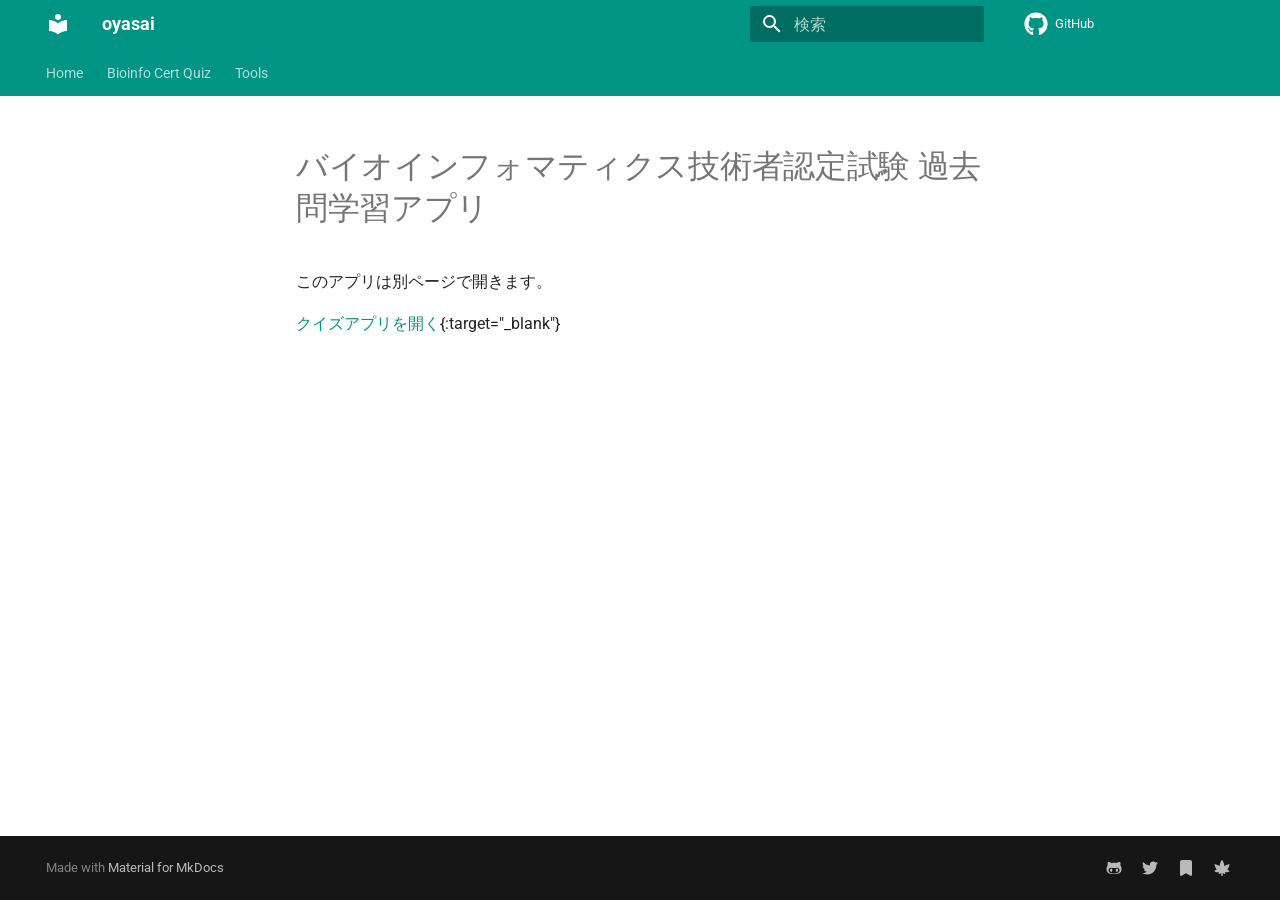
<file: bioinfo-cert-quiz/index.html>
<!doctype html>
<html lang="ja" class="no-js">
  <head>
    
      <meta charset="utf-8">
      <meta name="viewport" content="width=device-width,initial-scale=1">
      
      
        <meta name="author" content="oyasai">
      
      
        <link rel="canonical" href="https://oyasai55.github.io/bioinfo-cert-quiz/">
      
      
      
      
      <link rel="icon" href="../favicon.ico">
      <meta name="generator" content="mkdocs-1.6.1, mkdocs-material-9.6.21">
    
    
      
        <title>バイオインフォマティクス技術者認定試験 過去問学習アプリ - oyasai</title>
      
    
    
      <link rel="stylesheet" href="../assets/stylesheets/main.2a3383ac.min.css">
      
        
        <link rel="stylesheet" href="../assets/stylesheets/palette.06af60db.min.css">
      
      


    
    
      
    
    
      
        
        
        <link rel="preconnect" href="https://fonts.gstatic.com" crossorigin>
        <link rel="stylesheet" href="https://fonts.googleapis.com/css?family=Roboto:300,300i,400,400i,700,700i%7CRoboto+Mono:400,400i,700,700i&display=fallback">
        <style>:root{--md-text-font:"Roboto";--md-code-font:"Roboto Mono"}</style>
      
    
    
    <script>__md_scope=new URL("..",location),__md_hash=e=>[...e].reduce(((e,_)=>(e<<5)-e+_.charCodeAt(0)),0),__md_get=(e,_=localStorage,t=__md_scope)=>JSON.parse(_.getItem(t.pathname+"."+e)),__md_set=(e,_,t=localStorage,a=__md_scope)=>{try{t.setItem(a.pathname+"."+e,JSON.stringify(_))}catch(e){}}</script>
    
      

    
    
    
  </head>
  
  
    
    
    
    
    
    <body dir="ltr" data-md-color-scheme="default" data-md-color-primary="teal" data-md-color-accent="orange">
  
    
    <input class="md-toggle" data-md-toggle="drawer" type="checkbox" id="__drawer" autocomplete="off">
    <input class="md-toggle" data-md-toggle="search" type="checkbox" id="__search" autocomplete="off">
    <label class="md-overlay" for="__drawer"></label>
    <div data-md-component="skip">
      
        
        <a href="#_1" class="md-skip">
          コンテンツにスキップ
        </a>
      
    </div>
    <div data-md-component="announce">
      
    </div>
    
    
      

<header class="md-header" data-md-component="header">
  <nav class="md-header__inner md-grid" aria-label="ヘッダー">
    <a href=".." title="oyasai" class="md-header__button md-logo" aria-label="oyasai" data-md-component="logo">
      
  
  <svg xmlns="http://www.w3.org/2000/svg" viewBox="0 0 24 24"><path d="M12 8a3 3 0 0 0 3-3 3 3 0 0 0-3-3 3 3 0 0 0-3 3 3 3 0 0 0 3 3m0 3.54C9.64 9.35 6.5 8 3 8v11c3.5 0 6.64 1.35 9 3.54 2.36-2.19 5.5-3.54 9-3.54V8c-3.5 0-6.64 1.35-9 3.54"/></svg>

    </a>
    <label class="md-header__button md-icon" for="__drawer">
      
      <svg xmlns="http://www.w3.org/2000/svg" viewBox="0 0 24 24"><path d="M3 6h18v2H3zm0 5h18v2H3zm0 5h18v2H3z"/></svg>
    </label>
    <div class="md-header__title" data-md-component="header-title">
      <div class="md-header__ellipsis">
        <div class="md-header__topic">
          <span class="md-ellipsis">
            oyasai
          </span>
        </div>
        <div class="md-header__topic" data-md-component="header-topic">
          <span class="md-ellipsis">
            
              バイオインフォマティクス技術者認定試験 過去問学習アプリ
            
          </span>
        </div>
      </div>
    </div>
    
      
    
    
    
    
      
      
        <label class="md-header__button md-icon" for="__search">
          
          <svg xmlns="http://www.w3.org/2000/svg" viewBox="0 0 24 24"><path d="M9.5 3A6.5 6.5 0 0 1 16 9.5c0 1.61-.59 3.09-1.56 4.23l.27.27h.79l5 5-1.5 1.5-5-5v-.79l-.27-.27A6.52 6.52 0 0 1 9.5 16 6.5 6.5 0 0 1 3 9.5 6.5 6.5 0 0 1 9.5 3m0 2C7 5 5 7 5 9.5S7 14 9.5 14 14 12 14 9.5 12 5 9.5 5"/></svg>
        </label>
        <div class="md-search" data-md-component="search" role="dialog">
  <label class="md-search__overlay" for="__search"></label>
  <div class="md-search__inner" role="search">
    <form class="md-search__form" name="search">
      <input type="text" class="md-search__input" name="query" aria-label="検索" placeholder="検索" autocapitalize="off" autocorrect="off" autocomplete="off" spellcheck="false" data-md-component="search-query" required>
      <label class="md-search__icon md-icon" for="__search">
        
        <svg xmlns="http://www.w3.org/2000/svg" viewBox="0 0 24 24"><path d="M9.5 3A6.5 6.5 0 0 1 16 9.5c0 1.61-.59 3.09-1.56 4.23l.27.27h.79l5 5-1.5 1.5-5-5v-.79l-.27-.27A6.52 6.52 0 0 1 9.5 16 6.5 6.5 0 0 1 3 9.5 6.5 6.5 0 0 1 9.5 3m0 2C7 5 5 7 5 9.5S7 14 9.5 14 14 12 14 9.5 12 5 9.5 5"/></svg>
        
        <svg xmlns="http://www.w3.org/2000/svg" viewBox="0 0 24 24"><path d="M20 11v2H8l5.5 5.5-1.42 1.42L4.16 12l7.92-7.92L13.5 5.5 8 11z"/></svg>
      </label>
      <nav class="md-search__options" aria-label="検索">
        
        <button type="reset" class="md-search__icon md-icon" title="クリア" aria-label="クリア" tabindex="-1">
          
          <svg xmlns="http://www.w3.org/2000/svg" viewBox="0 0 24 24"><path d="M19 6.41 17.59 5 12 10.59 6.41 5 5 6.41 10.59 12 5 17.59 6.41 19 12 13.41 17.59 19 19 17.59 13.41 12z"/></svg>
        </button>
      </nav>
      
    </form>
    <div class="md-search__output">
      <div class="md-search__scrollwrap" tabindex="0" data-md-scrollfix>
        <div class="md-search-result" data-md-component="search-result">
          <div class="md-search-result__meta">
            検索を初期化
          </div>
          <ol class="md-search-result__list" role="presentation"></ol>
        </div>
      </div>
    </div>
  </div>
</div>
      
    
    
      <div class="md-header__source">
        <a href="https://github.com/oyasai55/oyasai55.github.io" title="リポジトリへ" class="md-source" data-md-component="source">
  <div class="md-source__icon md-icon">
    
    <svg xmlns="http://www.w3.org/2000/svg" viewBox="0 0 512 512"><!--! Font Awesome Free 7.0.1 by @fontawesome - https://fontawesome.com License - https://fontawesome.com/license/free (Icons: CC BY 4.0, Fonts: SIL OFL 1.1, Code: MIT License) Copyright 2025 Fonticons, Inc.--><path d="M173.9 397.4c0 2-2.3 3.6-5.2 3.6-3.3.3-5.6-1.3-5.6-3.6 0-2 2.3-3.6 5.2-3.6 3-.3 5.6 1.3 5.6 3.6m-31.1-4.5c-.7 2 1.3 4.3 4.3 4.9 2.6 1 5.6 0 6.2-2s-1.3-4.3-4.3-5.2c-2.6-.7-5.5.3-6.2 2.3m44.2-1.7c-2.9.7-4.9 2.6-4.6 4.9.3 2 2.9 3.3 5.9 2.6 2.9-.7 4.9-2.6 4.6-4.6-.3-1.9-3-3.2-5.9-2.9M252.8 8C114.1 8 8 113.3 8 252c0 110.9 69.8 205.8 169.5 239.2 12.8 2.3 17.3-5.6 17.3-12.1 0-6.2-.3-40.4-.3-61.4 0 0-70 15-84.7-29.8 0 0-11.4-29.1-27.8-36.6 0 0-22.9-15.7 1.6-15.4 0 0 24.9 2 38.6 25.8 21.9 38.6 58.6 27.5 72.9 20.9 2.3-16 8.8-27.1 16-33.7-55.9-6.2-112.3-14.3-112.3-110.5 0-27.5 7.6-41.3 23.6-58.9-2.6-6.5-11.1-33.3 2.6-67.9 20.9-6.5 69 27 69 27 20-5.6 41.5-8.5 62.8-8.5s42.8 2.9 62.8 8.5c0 0 48.1-33.6 69-27 13.7 34.7 5.2 61.4 2.6 67.9 16 17.7 25.8 31.5 25.8 58.9 0 96.5-58.9 104.2-114.8 110.5 9.2 7.9 17 22.9 17 46.4 0 33.7-.3 75.4-.3 83.6 0 6.5 4.6 14.4 17.3 12.1C436.2 457.8 504 362.9 504 252 504 113.3 391.5 8 252.8 8M105.2 352.9c-1.3 1-1 3.3.7 5.2 1.6 1.6 3.9 2.3 5.2 1 1.3-1 1-3.3-.7-5.2-1.6-1.6-3.9-2.3-5.2-1m-10.8-8.1c-.7 1.3.3 2.9 2.3 3.9 1.6 1 3.6.7 4.3-.7.7-1.3-.3-2.9-2.3-3.9-2-.6-3.6-.3-4.3.7m32.4 35.6c-1.6 1.3-1 4.3 1.3 6.2 2.3 2.3 5.2 2.6 6.5 1 1.3-1.3.7-4.3-1.3-6.2-2.2-2.3-5.2-2.6-6.5-1m-11.4-14.7c-1.6 1-1.6 3.6 0 5.9s4.3 3.3 5.6 2.3c1.6-1.3 1.6-3.9 0-6.2-1.4-2.3-4-3.3-5.6-2"/></svg>
  </div>
  <div class="md-source__repository">
    GitHub
  </div>
</a>
      </div>
    
  </nav>
  
</header>
    
    <div class="md-container" data-md-component="container">
      
      
        
          
            
<nav class="md-tabs" aria-label="タブ" data-md-component="tabs">
  <div class="md-grid">
    <ul class="md-tabs__list">
      
        
  
  
  
  
    <li class="md-tabs__item">
      <a href=".." class="md-tabs__link">
        
  
  
    
  
  Home

      </a>
    </li>
  

      
        
  
  
  
  
    <li class="md-tabs__item">
      <a href="bioinfo-cert-quiz.html" class="md-tabs__link">
        
  
  
    
  
  Bioinfo Cert Quiz

      </a>
    </li>
  

      
        
  
  
  
  
    
    
      <li class="md-tabs__item">
        <a href="../tools/net-remover/" class="md-tabs__link">
          
  
  
  Tools

        </a>
      </li>
    
  

      
    </ul>
  </div>
</nav>
          
        
      
      <main class="md-main" data-md-component="main">
        <div class="md-main__inner md-grid">
          
            
              
              <div class="md-sidebar md-sidebar--primary" data-md-component="sidebar" data-md-type="navigation" >
                <div class="md-sidebar__scrollwrap">
                  <div class="md-sidebar__inner">
                    


  


<nav class="md-nav md-nav--primary md-nav--lifted" aria-label="ナビゲーション" data-md-level="0">
  <label class="md-nav__title" for="__drawer">
    <a href=".." title="oyasai" class="md-nav__button md-logo" aria-label="oyasai" data-md-component="logo">
      
  
  <svg xmlns="http://www.w3.org/2000/svg" viewBox="0 0 24 24"><path d="M12 8a3 3 0 0 0 3-3 3 3 0 0 0-3-3 3 3 0 0 0-3 3 3 3 0 0 0 3 3m0 3.54C9.64 9.35 6.5 8 3 8v11c3.5 0 6.64 1.35 9 3.54 2.36-2.19 5.5-3.54 9-3.54V8c-3.5 0-6.64 1.35-9 3.54"/></svg>

    </a>
    oyasai
  </label>
  
    <div class="md-nav__source">
      <a href="https://github.com/oyasai55/oyasai55.github.io" title="リポジトリへ" class="md-source" data-md-component="source">
  <div class="md-source__icon md-icon">
    
    <svg xmlns="http://www.w3.org/2000/svg" viewBox="0 0 512 512"><!--! Font Awesome Free 7.0.1 by @fontawesome - https://fontawesome.com License - https://fontawesome.com/license/free (Icons: CC BY 4.0, Fonts: SIL OFL 1.1, Code: MIT License) Copyright 2025 Fonticons, Inc.--><path d="M173.9 397.4c0 2-2.3 3.6-5.2 3.6-3.3.3-5.6-1.3-5.6-3.6 0-2 2.3-3.6 5.2-3.6 3-.3 5.6 1.3 5.6 3.6m-31.1-4.5c-.7 2 1.3 4.3 4.3 4.9 2.6 1 5.6 0 6.2-2s-1.3-4.3-4.3-5.2c-2.6-.7-5.5.3-6.2 2.3m44.2-1.7c-2.9.7-4.9 2.6-4.6 4.9.3 2 2.9 3.3 5.9 2.6 2.9-.7 4.9-2.6 4.6-4.6-.3-1.9-3-3.2-5.9-2.9M252.8 8C114.1 8 8 113.3 8 252c0 110.9 69.8 205.8 169.5 239.2 12.8 2.3 17.3-5.6 17.3-12.1 0-6.2-.3-40.4-.3-61.4 0 0-70 15-84.7-29.8 0 0-11.4-29.1-27.8-36.6 0 0-22.9-15.7 1.6-15.4 0 0 24.9 2 38.6 25.8 21.9 38.6 58.6 27.5 72.9 20.9 2.3-16 8.8-27.1 16-33.7-55.9-6.2-112.3-14.3-112.3-110.5 0-27.5 7.6-41.3 23.6-58.9-2.6-6.5-11.1-33.3 2.6-67.9 20.9-6.5 69 27 69 27 20-5.6 41.5-8.5 62.8-8.5s42.8 2.9 62.8 8.5c0 0 48.1-33.6 69-27 13.7 34.7 5.2 61.4 2.6 67.9 16 17.7 25.8 31.5 25.8 58.9 0 96.5-58.9 104.2-114.8 110.5 9.2 7.9 17 22.9 17 46.4 0 33.7-.3 75.4-.3 83.6 0 6.5 4.6 14.4 17.3 12.1C436.2 457.8 504 362.9 504 252 504 113.3 391.5 8 252.8 8M105.2 352.9c-1.3 1-1 3.3.7 5.2 1.6 1.6 3.9 2.3 5.2 1 1.3-1 1-3.3-.7-5.2-1.6-1.6-3.9-2.3-5.2-1m-10.8-8.1c-.7 1.3.3 2.9 2.3 3.9 1.6 1 3.6.7 4.3-.7.7-1.3-.3-2.9-2.3-3.9-2-.6-3.6-.3-4.3.7m32.4 35.6c-1.6 1.3-1 4.3 1.3 6.2 2.3 2.3 5.2 2.6 6.5 1 1.3-1.3.7-4.3-1.3-6.2-2.2-2.3-5.2-2.6-6.5-1m-11.4-14.7c-1.6 1-1.6 3.6 0 5.9s4.3 3.3 5.6 2.3c1.6-1.3 1.6-3.9 0-6.2-1.4-2.3-4-3.3-5.6-2"/></svg>
  </div>
  <div class="md-source__repository">
    GitHub
  </div>
</a>
    </div>
  
  <ul class="md-nav__list" data-md-scrollfix>
    
      
      
  
  
  
  
    <li class="md-nav__item">
      <a href=".." class="md-nav__link">
        
  
  
  <span class="md-ellipsis">
    Home
    
  </span>
  

      </a>
    </li>
  

    
      
      
  
  
  
  
    <li class="md-nav__item">
      <a href="bioinfo-cert-quiz.html" class="md-nav__link">
        
  
  
  <span class="md-ellipsis">
    Bioinfo Cert Quiz
    
  </span>
  

      </a>
    </li>
  

    
      
      
  
  
  
  
    
    
    
    
      
      
    
    
    <li class="md-nav__item md-nav__item--nested">
      
        
        
          
        
        <input class="md-nav__toggle md-toggle md-toggle--indeterminate" type="checkbox" id="__nav_3" >
        
          
          <label class="md-nav__link" for="__nav_3" id="__nav_3_label" tabindex="0">
            
  
  
  <span class="md-ellipsis">
    Tools
    
  </span>
  

            <span class="md-nav__icon md-icon"></span>
          </label>
        
        <nav class="md-nav" data-md-level="1" aria-labelledby="__nav_3_label" aria-expanded="false">
          <label class="md-nav__title" for="__nav_3">
            <span class="md-nav__icon md-icon"></span>
            Tools
          </label>
          <ul class="md-nav__list" data-md-scrollfix>
            
              
                
  
  
  
  
    <li class="md-nav__item">
      <a href="../tools/net-remover/" class="md-nav__link">
        
  
  
  <span class="md-ellipsis">
    防球ネット除去ツール
    
  </span>
  

      </a>
    </li>
  

              
            
          </ul>
        </nav>
      
    </li>
  

    
  </ul>
</nav>
                  </div>
                </div>
              </div>
            
            
              
              <div class="md-sidebar md-sidebar--secondary" data-md-component="sidebar" data-md-type="toc" >
                <div class="md-sidebar__scrollwrap">
                  <div class="md-sidebar__inner">
                    

<nav class="md-nav md-nav--secondary" aria-label="目次">
  
  
  
    
  
  
</nav>
                  </div>
                </div>
              </div>
            
          
          
            <div class="md-content" data-md-component="content">
              <article class="md-content__inner md-typeset">
                
                  


  
  


<h1 id="_1">バイオインフォマティクス技術者認定試験 過去問学習アプリ</h1>
<p>このアプリは別ページで開きます。</p>
<p><a href="bioinfo-cert-quiz.html">クイズアプリを開く</a>{:target="_blank"}</p>












                
              </article>
            </div>
          
          
<script>var target=document.getElementById(location.hash.slice(1));target&&target.name&&(target.checked=target.name.startsWith("__tabbed_"))</script>
        </div>
        
      </main>
      
        <footer class="md-footer">
  
  <div class="md-footer-meta md-typeset">
    <div class="md-footer-meta__inner md-grid">
      <div class="md-copyright">
  
  
    Made with
    <a href="https://squidfunk.github.io/mkdocs-material/" target="_blank" rel="noopener">
      Material for MkDocs
    </a>
  
</div>
      
        
<div class="md-social">
  
    
    
    
    
      
      
    
    <a href="https://github.com/oyasai55" target="_blank" rel="noopener" title="github.com" class="md-social__link">
      <svg xmlns="http://www.w3.org/2000/svg" viewBox="0 0 512 512"><!--! Font Awesome Free 7.0.1 by @fontawesome - https://fontawesome.com License - https://fontawesome.com/license/free (Icons: CC BY 4.0, Fonts: SIL OFL 1.1, Code: MIT License) Copyright 2025 Fonticons, Inc.--><path d="M202.1 328.7c0 20.9-10.9 55.1-36.7 55.1s-36.7-34.2-36.7-55.1 10.9-55.1 36.7-55.1 36.7 34.2 36.7 55.1M496 278.2c0 31.9-3.2 65.7-17.5 95-37.9 76.6-142.1 74.8-216.7 74.8-75.8 0-186.2 2.7-225.6-74.8-14.6-29-20.2-63.1-20.2-95 0-41.9 13.9-81.5 41.5-113.6-5.2-15.8-7.7-32.4-7.7-48.8 0-21.5 4.9-32.3 14.6-51.8 45.3 0 74.3 9 108.8 36 29-6.9 58.8-10 88.7-10 27 0 54.2 2.9 80.4 9.2 34-26.7 63-35.2 107.8-35.2 9.8 19.5 14.6 30.3 14.6 51.8 0 16.4-2.6 32.7-7.7 48.2 27.5 32.4 39 72.3 39 114.2m-64.3 50.5c0-43.9-26.7-82.6-73.5-82.6-18.9 0-37 3.4-56 6-14.9 2.3-29.8 3.2-45.1 3.2-15.2 0-30.1-.9-45.1-3.2-18.7-2.6-37-6-56-6-46.8 0-73.5 38.7-73.5 82.6 0 87.8 80.4 101.3 150.4 101.3h48.2c70.3 0 150.6-13.4 150.6-101.3m-82.6-55.1c-25.8 0-36.7 34.2-36.7 55.1s10.9 55.1 36.7 55.1 36.7-34.2 36.7-55.1-10.9-55.1-36.7-55.1"/></svg>
    </a>
  
    
    
    
    
      
      
    
    <a href="https://twitter.com/fereria" target="_blank" rel="noopener" title="twitter.com" class="md-social__link">
      <svg xmlns="http://www.w3.org/2000/svg" viewBox="0 0 512 512"><!--! Font Awesome Free 7.0.1 by @fontawesome - https://fontawesome.com License - https://fontawesome.com/license/free (Icons: CC BY 4.0, Fonts: SIL OFL 1.1, Code: MIT License) Copyright 2025 Fonticons, Inc.--><path d="M459.4 151.7c.3 4.5.3 9.1.3 13.6 0 138.7-105.6 298.6-298.6 298.6-59.5 0-114.7-17.2-161.1-47.1 8.4 1 16.6 1.3 25.3 1.3 49.1 0 94.2-16.6 130.3-44.8-46.1-1-84.8-31.2-98.1-72.8 6.5 1 13 1.6 19.8 1.6 9.4 0 18.8-1.3 27.6-3.6-48.1-9.7-84.1-52-84.1-103v-1.3c14 7.8 30.2 12.7 47.4 13.3-28.3-18.8-46.8-51-46.8-87.4 0-19.5 5.2-37.4 14.3-53C87.4 130.8 165 172.4 252.1 176.9c-1.6-7.8-2.6-15.9-2.6-24C249.5 95.1 296.3 48 354.4 48c30.2 0 57.5 12.7 76.7 33.1 23.7-4.5 46.5-13.3 66.6-25.3-7.8 24.4-24.4 44.8-46.1 57.8 21.1-2.3 41.6-8.1 60.4-16.2-14.3 20.8-32.2 39.3-52.6 54.3"/></svg>
    </a>
  
    
    
    
    
      
      
    
    <a href="https://zenn.dev/remiria" target="_blank" rel="noopener" title="zenn.dev" class="md-social__link">
      <svg xmlns="http://www.w3.org/2000/svg" viewBox="0 0 384 512"><!--! Font Awesome Free 7.0.1 by @fontawesome - https://fontawesome.com License - https://fontawesome.com/license/free (Icons: CC BY 4.0, Fonts: SIL OFL 1.1, Code: MIT License) Copyright 2025 Fonticons, Inc.--><path d="M64 0C28.7 0 0 28.7 0 64v416c0 11.5 6.2 22.2 16.2 27.8s22.3 5.5 32.2-.4L192 421.3l143.5 86.1c9.9 5.9 22.2 6.1 32.2.4S384 491.5 384 480V64c0-35.3-28.7-64-64-64z"/></svg>
    </a>
  
    
    
    
    
      
      
    
    <a href="http://localhost" target="_blank" rel="noopener" title="localhost" class="md-social__link">
      <svg xmlns="http://www.w3.org/2000/svg" viewBox="0 0 512 512"><!--! Font Awesome Free 7.0.1 by @fontawesome - https://fontawesome.com License - https://fontawesome.com/license/free (Icons: CC BY 4.0, Fonts: SIL OFL 1.1, Code: MIT License) Copyright 2025 Fonticons, Inc.--><path d="M256 0c5.3 0 10.3 2.7 13.3 7.1 15.8 23.5 36.7 63.7 49.2 109 7.3 26.4 11.8 55.3 10.3 84 11.6-8.9 23.7-16.7 35.9-23.7 41-23.3 84.4-36.9 112.2-42.5 5.2-1 10.7.6 14.4 4.4s5.4 9.2 4.4 14.5c-5.6 27.7-19.3 70.9-42.7 111.7-9.1 15.9-19.9 31.7-32.5 46.3 27.9 6.6 52.5 17.2 67.3 25.4 5.1 2.8 8.2 8.2 8.2 14s-3.2 11.2-8.2 14c-15.2 8.4-40.9 19.5-69.8 26.1-20.2 4.6-42.9 7.2-65.2 4.6l8.3 33.2c1.5 6.1-.6 12.5-5.5 16.4s-11.6 4.6-17.2 1.8L280 417.2V488c0 13.3-10.7 24-24 24s-24-10.7-24-24v-70.8l-58.5 29.1c-5.6 2.8-12.3 2.1-17.2-1.8s-7-10.3-5.5-16.4l8.3-33.2c-22.2 2.6-45 0-65.2-4.6-28.9-6.6-54.5-17.6-69.8-26.1-5.1-2.8-8.2-8.2-8.2-14s3.2-11.2 8.2-14l6.2-3.3c15-7.6 36.8-16.4 61.1-22.2-12.5-14.5-23.3-30.4-32.4-46.2-23.4-40.8-37.1-84-42.7-111.7-1.1-5.2.6-10.7 4.4-14.5s9.2-5.4 14.4-4.4c27.9 5.5 71.2 19.2 112.2 42.5 12.2 6.9 24.3 14.8 35.8 23.7-1.4-28.7 3.1-57.6 10.3-84 12.5-45.3 33.4-85.5 49.2-109l1.2-1.6C246.9 2 251.3 0 256 0"/></svg>
    </a>
  
</div>
      
    </div>
  </div>
</footer>
      
    </div>
    <div class="md-dialog" data-md-component="dialog">
      <div class="md-dialog__inner md-typeset"></div>
    </div>
    
    
    
      
      <script id="__config" type="application/json">{"base": "..", "features": ["navigation.tabs", "navigation.expand"], "search": "../assets/javascripts/workers/search.973d3a69.min.js", "tags": null, "translations": {"clipboard.copied": "\u30b3\u30d4\u30fc\u3057\u307e\u3057\u305f", "clipboard.copy": "\u30af\u30ea\u30c3\u30d7\u30dc\u30fc\u30c9\u3078\u30b3\u30d4\u30fc", "search.result.more.one": "\u3053\u306e\u30da\u30fc\u30b8\u5185\u306b\u3082\u30461\u4ef6\u898b\u3064\u304b\u308a\u307e\u3057\u305f", "search.result.more.other": "\u3053\u306e\u30da\u30fc\u30b8\u5185\u306b\u3042\u3068#\u4ef6\u898b\u3064\u304b\u308a\u307e\u3057\u305f", "search.result.none": "\u4f55\u3082\u898b\u3064\u304b\u308a\u307e\u305b\u3093\u3067\u3057\u305f", "search.result.one": "1\u4ef6\u898b\u3064\u304b\u308a\u307e\u3057\u305f", "search.result.other": "#\u4ef6\u898b\u3064\u304b\u308a\u307e\u3057\u305f", "search.result.placeholder": "\u691c\u7d22\u30ad\u30fc\u30ef\u30fc\u30c9\u3092\u5165\u529b\u3057\u3066\u304f\u3060\u3055\u3044", "search.result.term.missing": "\u691c\u7d22\u306b\u542b\u307e\u308c\u306a\u3044", "select.version": "\u30d0\u30fc\u30b8\u30e7\u30f3\u5207\u308a\u66ff\u3048"}, "version": null}</script>
    
    
      <script src="../assets/javascripts/bundle.f55a23d4.min.js"></script>
      
    
  </body>
</html>
</file>
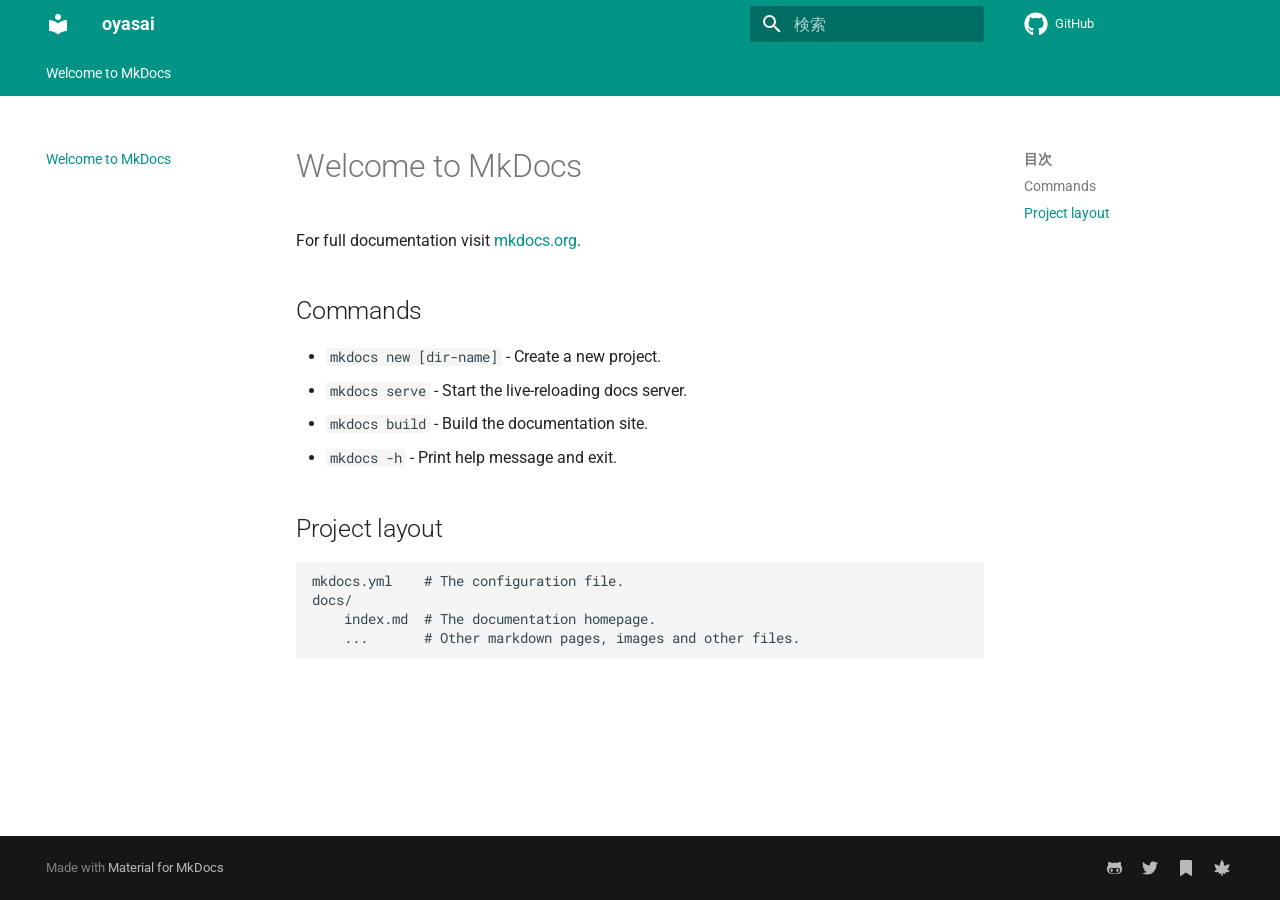
<file: site/index.html>
<!doctype html>
<html lang="ja" class="no-js">
  <head>
    
      <meta charset="utf-8">
      <meta name="viewport" content="width=device-width,initial-scale=1">
      
      
        <meta name="author" content="oyasai">
      
      
        <link rel="canonical" href="https://fereria.github.io/mkdocs_sample/">
      
      
      
      
      <link rel="icon" href="favicon.ico">
      <meta name="generator" content="mkdocs-1.6.1, mkdocs-material-9.5.34">
    
    
      
        <title>oyasai</title>
      
    
    
      <link rel="stylesheet" href="assets/stylesheets/main.35f28582.min.css">
      
        
        <link rel="stylesheet" href="assets/stylesheets/palette.06af60db.min.css">
      
      


    
    
      
    
    
      
        
        
        <link rel="preconnect" href="https://fonts.gstatic.com" crossorigin>
        <link rel="stylesheet" href="https://fonts.googleapis.com/css?family=Roboto:300,300i,400,400i,700,700i%7CRoboto+Mono:400,400i,700,700i&display=fallback">
        <style>:root{--md-text-font:"Roboto";--md-code-font:"Roboto Mono"}</style>
      
    
    
    <script>__md_scope=new URL(".",location),__md_hash=e=>[...e].reduce(((e,_)=>(e<<5)-e+_.charCodeAt(0)),0),__md_get=(e,_=localStorage,t=__md_scope)=>JSON.parse(_.getItem(t.pathname+"."+e)),__md_set=(e,_,t=localStorage,a=__md_scope)=>{try{t.setItem(a.pathname+"."+e,JSON.stringify(_))}catch(e){}}</script>
    
      

    
    
    
  </head>
  
  
    
    
    
    
    
    <body dir="ltr" data-md-color-scheme="default" data-md-color-primary="teal" data-md-color-accent="orange">
  
    
    <input class="md-toggle" data-md-toggle="drawer" type="checkbox" id="__drawer" autocomplete="off">
    <input class="md-toggle" data-md-toggle="search" type="checkbox" id="__search" autocomplete="off">
    <label class="md-overlay" for="__drawer"></label>
    <div data-md-component="skip">
      
        
        <a href="#welcome-to-mkdocs" class="md-skip">
          コンテンツにスキップ
        </a>
      
    </div>
    <div data-md-component="announce">
      
    </div>
    
    
      

<header class="md-header" data-md-component="header">
  <nav class="md-header__inner md-grid" aria-label="ヘッダー">
    <a href="." title="oyasai" class="md-header__button md-logo" aria-label="oyasai" data-md-component="logo">
      
  
  <svg xmlns="http://www.w3.org/2000/svg" viewBox="0 0 24 24"><path d="M12 8a3 3 0 0 0 3-3 3 3 0 0 0-3-3 3 3 0 0 0-3 3 3 3 0 0 0 3 3m0 3.54C9.64 9.35 6.5 8 3 8v11c3.5 0 6.64 1.35 9 3.54 2.36-2.19 5.5-3.54 9-3.54V8c-3.5 0-6.64 1.35-9 3.54"/></svg>

    </a>
    <label class="md-header__button md-icon" for="__drawer">
      
      <svg xmlns="http://www.w3.org/2000/svg" viewBox="0 0 24 24"><path d="M3 6h18v2H3zm0 5h18v2H3zm0 5h18v2H3z"/></svg>
    </label>
    <div class="md-header__title" data-md-component="header-title">
      <div class="md-header__ellipsis">
        <div class="md-header__topic">
          <span class="md-ellipsis">
            oyasai
          </span>
        </div>
        <div class="md-header__topic" data-md-component="header-topic">
          <span class="md-ellipsis">
            
              Welcome to MkDocs
            
          </span>
        </div>
      </div>
    </div>
    
      
    
    
    
    
      <label class="md-header__button md-icon" for="__search">
        
        <svg xmlns="http://www.w3.org/2000/svg" viewBox="0 0 24 24"><path d="M9.5 3A6.5 6.5 0 0 1 16 9.5c0 1.61-.59 3.09-1.56 4.23l.27.27h.79l5 5-1.5 1.5-5-5v-.79l-.27-.27A6.52 6.52 0 0 1 9.5 16 6.5 6.5 0 0 1 3 9.5 6.5 6.5 0 0 1 9.5 3m0 2C7 5 5 7 5 9.5S7 14 9.5 14 14 12 14 9.5 12 5 9.5 5"/></svg>
      </label>
      <div class="md-search" data-md-component="search" role="dialog">
  <label class="md-search__overlay" for="__search"></label>
  <div class="md-search__inner" role="search">
    <form class="md-search__form" name="search">
      <input type="text" class="md-search__input" name="query" aria-label="検索" placeholder="検索" autocapitalize="off" autocorrect="off" autocomplete="off" spellcheck="false" data-md-component="search-query" required>
      <label class="md-search__icon md-icon" for="__search">
        
        <svg xmlns="http://www.w3.org/2000/svg" viewBox="0 0 24 24"><path d="M9.5 3A6.5 6.5 0 0 1 16 9.5c0 1.61-.59 3.09-1.56 4.23l.27.27h.79l5 5-1.5 1.5-5-5v-.79l-.27-.27A6.52 6.52 0 0 1 9.5 16 6.5 6.5 0 0 1 3 9.5 6.5 6.5 0 0 1 9.5 3m0 2C7 5 5 7 5 9.5S7 14 9.5 14 14 12 14 9.5 12 5 9.5 5"/></svg>
        
        <svg xmlns="http://www.w3.org/2000/svg" viewBox="0 0 24 24"><path d="M20 11v2H8l5.5 5.5-1.42 1.42L4.16 12l7.92-7.92L13.5 5.5 8 11z"/></svg>
      </label>
      <nav class="md-search__options" aria-label="検索">
        
        <button type="reset" class="md-search__icon md-icon" title="クリア" aria-label="クリア" tabindex="-1">
          
          <svg xmlns="http://www.w3.org/2000/svg" viewBox="0 0 24 24"><path d="M19 6.41 17.59 5 12 10.59 6.41 5 5 6.41 10.59 12 5 17.59 6.41 19 12 13.41 17.59 19 19 17.59 13.41 12z"/></svg>
        </button>
      </nav>
      
    </form>
    <div class="md-search__output">
      <div class="md-search__scrollwrap" tabindex="0" data-md-scrollfix>
        <div class="md-search-result" data-md-component="search-result">
          <div class="md-search-result__meta">
            検索を初期化
          </div>
          <ol class="md-search-result__list" role="presentation"></ol>
        </div>
      </div>
    </div>
  </div>
</div>
    
    
      <div class="md-header__source">
        <a href="https://github.com/oyasai55/oyasai55.github.io" title="リポジトリへ" class="md-source" data-md-component="source">
  <div class="md-source__icon md-icon">
    
    <svg xmlns="http://www.w3.org/2000/svg" viewBox="0 0 496 512"><!--! Font Awesome Free 6.6.0 by @fontawesome - https://fontawesome.com License - https://fontawesome.com/license/free (Icons: CC BY 4.0, Fonts: SIL OFL 1.1, Code: MIT License) Copyright 2024 Fonticons, Inc.--><path d="M165.9 397.4c0 2-2.3 3.6-5.2 3.6-3.3.3-5.6-1.3-5.6-3.6 0-2 2.3-3.6 5.2-3.6 3-.3 5.6 1.3 5.6 3.6m-31.1-4.5c-.7 2 1.3 4.3 4.3 4.9 2.6 1 5.6 0 6.2-2s-1.3-4.3-4.3-5.2c-2.6-.7-5.5.3-6.2 2.3m44.2-1.7c-2.9.7-4.9 2.6-4.6 4.9.3 2 2.9 3.3 5.9 2.6 2.9-.7 4.9-2.6 4.6-4.6-.3-1.9-3-3.2-5.9-2.9M244.8 8C106.1 8 0 113.3 0 252c0 110.9 69.8 205.8 169.5 239.2 12.8 2.3 17.3-5.6 17.3-12.1 0-6.2-.3-40.4-.3-61.4 0 0-70 15-84.7-29.8 0 0-11.4-29.1-27.8-36.6 0 0-22.9-15.7 1.6-15.4 0 0 24.9 2 38.6 25.8 21.9 38.6 58.6 27.5 72.9 20.9 2.3-16 8.8-27.1 16-33.7-55.9-6.2-112.3-14.3-112.3-110.5 0-27.5 7.6-41.3 23.6-58.9-2.6-6.5-11.1-33.3 2.6-67.9 20.9-6.5 69 27 69 27 20-5.6 41.5-8.5 62.8-8.5s42.8 2.9 62.8 8.5c0 0 48.1-33.6 69-27 13.7 34.7 5.2 61.4 2.6 67.9 16 17.7 25.8 31.5 25.8 58.9 0 96.5-58.9 104.2-114.8 110.5 9.2 7.9 17 22.9 17 46.4 0 33.7-.3 75.4-.3 83.6 0 6.5 4.6 14.4 17.3 12.1C428.2 457.8 496 362.9 496 252 496 113.3 383.5 8 244.8 8M97.2 352.9c-1.3 1-1 3.3.7 5.2 1.6 1.6 3.9 2.3 5.2 1 1.3-1 1-3.3-.7-5.2-1.6-1.6-3.9-2.3-5.2-1m-10.8-8.1c-.7 1.3.3 2.9 2.3 3.9 1.6 1 3.6.7 4.3-.7.7-1.3-.3-2.9-2.3-3.9-2-.6-3.6-.3-4.3.7m32.4 35.6c-1.6 1.3-1 4.3 1.3 6.2 2.3 2.3 5.2 2.6 6.5 1 1.3-1.3.7-4.3-1.3-6.2-2.2-2.3-5.2-2.6-6.5-1m-11.4-14.7c-1.6 1-1.6 3.6 0 5.9s4.3 3.3 5.6 2.3c1.6-1.3 1.6-3.9 0-6.2-1.4-2.3-4-3.3-5.6-2"/></svg>
  </div>
  <div class="md-source__repository">
    GitHub
  </div>
</a>
      </div>
    
  </nav>
  
</header>
    
    <div class="md-container" data-md-component="container">
      
      
        
          
            
<nav class="md-tabs" aria-label="タブ" data-md-component="tabs">
  <div class="md-grid">
    <ul class="md-tabs__list">
      
        
  
  
    
  
  
    <li class="md-tabs__item md-tabs__item--active">
      <a href="." class="md-tabs__link">
        
  
    
  
  Welcome to MkDocs

      </a>
    </li>
  

      
    </ul>
  </div>
</nav>
          
        
      
      <main class="md-main" data-md-component="main">
        <div class="md-main__inner md-grid">
          
            
              
              <div class="md-sidebar md-sidebar--primary" data-md-component="sidebar" data-md-type="navigation" >
                <div class="md-sidebar__scrollwrap">
                  <div class="md-sidebar__inner">
                    


  


<nav class="md-nav md-nav--primary md-nav--lifted" aria-label="ナビゲーション" data-md-level="0">
  <label class="md-nav__title" for="__drawer">
    <a href="." title="oyasai" class="md-nav__button md-logo" aria-label="oyasai" data-md-component="logo">
      
  
  <svg xmlns="http://www.w3.org/2000/svg" viewBox="0 0 24 24"><path d="M12 8a3 3 0 0 0 3-3 3 3 0 0 0-3-3 3 3 0 0 0-3 3 3 3 0 0 0 3 3m0 3.54C9.64 9.35 6.5 8 3 8v11c3.5 0 6.64 1.35 9 3.54 2.36-2.19 5.5-3.54 9-3.54V8c-3.5 0-6.64 1.35-9 3.54"/></svg>

    </a>
    oyasai
  </label>
  
    <div class="md-nav__source">
      <a href="https://github.com/oyasai55/oyasai55.github.io" title="リポジトリへ" class="md-source" data-md-component="source">
  <div class="md-source__icon md-icon">
    
    <svg xmlns="http://www.w3.org/2000/svg" viewBox="0 0 496 512"><!--! Font Awesome Free 6.6.0 by @fontawesome - https://fontawesome.com License - https://fontawesome.com/license/free (Icons: CC BY 4.0, Fonts: SIL OFL 1.1, Code: MIT License) Copyright 2024 Fonticons, Inc.--><path d="M165.9 397.4c0 2-2.3 3.6-5.2 3.6-3.3.3-5.6-1.3-5.6-3.6 0-2 2.3-3.6 5.2-3.6 3-.3 5.6 1.3 5.6 3.6m-31.1-4.5c-.7 2 1.3 4.3 4.3 4.9 2.6 1 5.6 0 6.2-2s-1.3-4.3-4.3-5.2c-2.6-.7-5.5.3-6.2 2.3m44.2-1.7c-2.9.7-4.9 2.6-4.6 4.9.3 2 2.9 3.3 5.9 2.6 2.9-.7 4.9-2.6 4.6-4.6-.3-1.9-3-3.2-5.9-2.9M244.8 8C106.1 8 0 113.3 0 252c0 110.9 69.8 205.8 169.5 239.2 12.8 2.3 17.3-5.6 17.3-12.1 0-6.2-.3-40.4-.3-61.4 0 0-70 15-84.7-29.8 0 0-11.4-29.1-27.8-36.6 0 0-22.9-15.7 1.6-15.4 0 0 24.9 2 38.6 25.8 21.9 38.6 58.6 27.5 72.9 20.9 2.3-16 8.8-27.1 16-33.7-55.9-6.2-112.3-14.3-112.3-110.5 0-27.5 7.6-41.3 23.6-58.9-2.6-6.5-11.1-33.3 2.6-67.9 20.9-6.5 69 27 69 27 20-5.6 41.5-8.5 62.8-8.5s42.8 2.9 62.8 8.5c0 0 48.1-33.6 69-27 13.7 34.7 5.2 61.4 2.6 67.9 16 17.7 25.8 31.5 25.8 58.9 0 96.5-58.9 104.2-114.8 110.5 9.2 7.9 17 22.9 17 46.4 0 33.7-.3 75.4-.3 83.6 0 6.5 4.6 14.4 17.3 12.1C428.2 457.8 496 362.9 496 252 496 113.3 383.5 8 244.8 8M97.2 352.9c-1.3 1-1 3.3.7 5.2 1.6 1.6 3.9 2.3 5.2 1 1.3-1 1-3.3-.7-5.2-1.6-1.6-3.9-2.3-5.2-1m-10.8-8.1c-.7 1.3.3 2.9 2.3 3.9 1.6 1 3.6.7 4.3-.7.7-1.3-.3-2.9-2.3-3.9-2-.6-3.6-.3-4.3.7m32.4 35.6c-1.6 1.3-1 4.3 1.3 6.2 2.3 2.3 5.2 2.6 6.5 1 1.3-1.3.7-4.3-1.3-6.2-2.2-2.3-5.2-2.6-6.5-1m-11.4-14.7c-1.6 1-1.6 3.6 0 5.9s4.3 3.3 5.6 2.3c1.6-1.3 1.6-3.9 0-6.2-1.4-2.3-4-3.3-5.6-2"/></svg>
  </div>
  <div class="md-source__repository">
    GitHub
  </div>
</a>
    </div>
  
  <ul class="md-nav__list" data-md-scrollfix>
    
      
      
  
  
    
  
  
  
    <li class="md-nav__item md-nav__item--active">
      
      <input class="md-nav__toggle md-toggle" type="checkbox" id="__toc">
      
      
        
      
      
        <label class="md-nav__link md-nav__link--active" for="__toc">
          
  
  <span class="md-ellipsis">
    Welcome to MkDocs
  </span>
  

          <span class="md-nav__icon md-icon"></span>
        </label>
      
      <a href="." class="md-nav__link md-nav__link--active">
        
  
  <span class="md-ellipsis">
    Welcome to MkDocs
  </span>
  

      </a>
      
        

<nav class="md-nav md-nav--secondary" aria-label="目次">
  
  
  
    
  
  
    <label class="md-nav__title" for="__toc">
      <span class="md-nav__icon md-icon"></span>
      目次
    </label>
    <ul class="md-nav__list" data-md-component="toc" data-md-scrollfix>
      
        <li class="md-nav__item">
  <a href="#commands" class="md-nav__link">
    <span class="md-ellipsis">
      Commands
    </span>
  </a>
  
</li>
      
        <li class="md-nav__item">
  <a href="#project-layout" class="md-nav__link">
    <span class="md-ellipsis">
      Project layout
    </span>
  </a>
  
</li>
      
    </ul>
  
</nav>
      
    </li>
  

    
  </ul>
</nav>
                  </div>
                </div>
              </div>
            
            
              
              <div class="md-sidebar md-sidebar--secondary" data-md-component="sidebar" data-md-type="toc" >
                <div class="md-sidebar__scrollwrap">
                  <div class="md-sidebar__inner">
                    

<nav class="md-nav md-nav--secondary" aria-label="目次">
  
  
  
    
  
  
    <label class="md-nav__title" for="__toc">
      <span class="md-nav__icon md-icon"></span>
      目次
    </label>
    <ul class="md-nav__list" data-md-component="toc" data-md-scrollfix>
      
        <li class="md-nav__item">
  <a href="#commands" class="md-nav__link">
    <span class="md-ellipsis">
      Commands
    </span>
  </a>
  
</li>
      
        <li class="md-nav__item">
  <a href="#project-layout" class="md-nav__link">
    <span class="md-ellipsis">
      Project layout
    </span>
  </a>
  
</li>
      
    </ul>
  
</nav>
                  </div>
                </div>
              </div>
            
          
          
            <div class="md-content" data-md-component="content">
              <article class="md-content__inner md-typeset">
                
                  

  
  


<h1 id="welcome-to-mkdocs">Welcome to MkDocs</h1>
<p>For full documentation visit <a href="https://www.mkdocs.org">mkdocs.org</a>.</p>
<h2 id="commands">Commands</h2>
<ul>
<li><code>mkdocs new [dir-name]</code> - Create a new project.</li>
<li><code>mkdocs serve</code> - Start the live-reloading docs server.</li>
<li><code>mkdocs build</code> - Build the documentation site.</li>
<li><code>mkdocs -h</code> - Print help message and exit.</li>
</ul>
<h2 id="project-layout">Project layout</h2>
<pre><code>mkdocs.yml    # The configuration file.
docs/
    index.md  # The documentation homepage.
    ...       # Other markdown pages, images and other files.
</code></pre>












                
              </article>
            </div>
          
          
<script>var target=document.getElementById(location.hash.slice(1));target&&target.name&&(target.checked=target.name.startsWith("__tabbed_"))</script>
        </div>
        
      </main>
      
        <footer class="md-footer">
  
  <div class="md-footer-meta md-typeset">
    <div class="md-footer-meta__inner md-grid">
      <div class="md-copyright">
  
  
    Made with
    <a href="https://squidfunk.github.io/mkdocs-material/" target="_blank" rel="noopener">
      Material for MkDocs
    </a>
  
</div>
      
        <div class="md-social">
  
    
    
    
    
      
      
    
    <a href="https://github.com/oyasai55" target="_blank" rel="noopener" title="github.com" class="md-social__link">
      <svg xmlns="http://www.w3.org/2000/svg" viewBox="0 0 480 512"><!--! Font Awesome Free 6.6.0 by @fontawesome - https://fontawesome.com License - https://fontawesome.com/license/free (Icons: CC BY 4.0, Fonts: SIL OFL 1.1, Code: MIT License) Copyright 2024 Fonticons, Inc.--><path d="M186.1 328.7c0 20.9-10.9 55.1-36.7 55.1s-36.7-34.2-36.7-55.1 10.9-55.1 36.7-55.1 36.7 34.2 36.7 55.1M480 278.2c0 31.9-3.2 65.7-17.5 95-37.9 76.6-142.1 74.8-216.7 74.8-75.8 0-186.2 2.7-225.6-74.8-14.6-29-20.2-63.1-20.2-95 0-41.9 13.9-81.5 41.5-113.6-5.2-15.8-7.7-32.4-7.7-48.8 0-21.5 4.9-32.3 14.6-51.8 45.3 0 74.3 9 108.8 36 29-6.9 58.8-10 88.7-10 27 0 54.2 2.9 80.4 9.2 34-26.7 63-35.2 107.8-35.2 9.8 19.5 14.6 30.3 14.6 51.8 0 16.4-2.6 32.7-7.7 48.2 27.5 32.4 39 72.3 39 114.2m-64.3 50.5c0-43.9-26.7-82.6-73.5-82.6-18.9 0-37 3.4-56 6-14.9 2.3-29.8 3.2-45.1 3.2-15.2 0-30.1-.9-45.1-3.2-18.7-2.6-37-6-56-6-46.8 0-73.5 38.7-73.5 82.6 0 87.8 80.4 101.3 150.4 101.3h48.2c70.3 0 150.6-13.4 150.6-101.3m-82.6-55.1c-25.8 0-36.7 34.2-36.7 55.1s10.9 55.1 36.7 55.1 36.7-34.2 36.7-55.1-10.9-55.1-36.7-55.1"/></svg>
    </a>
  
    
    
    
    
      
      
    
    <a href="https://twitter.com/fereria" target="_blank" rel="noopener" title="twitter.com" class="md-social__link">
      <svg xmlns="http://www.w3.org/2000/svg" viewBox="0 0 512 512"><!--! Font Awesome Free 6.6.0 by @fontawesome - https://fontawesome.com License - https://fontawesome.com/license/free (Icons: CC BY 4.0, Fonts: SIL OFL 1.1, Code: MIT License) Copyright 2024 Fonticons, Inc.--><path d="M459.37 151.716c.325 4.548.325 9.097.325 13.645 0 138.72-105.583 298.558-298.558 298.558-59.452 0-114.68-17.219-161.137-47.106 8.447.974 16.568 1.299 25.34 1.299 49.055 0 94.213-16.568 130.274-44.832-46.132-.975-84.792-31.188-98.112-72.772 6.498.974 12.995 1.624 19.818 1.624 9.421 0 18.843-1.3 27.614-3.573-48.081-9.747-84.143-51.98-84.143-102.985v-1.299c13.969 7.797 30.214 12.67 47.431 13.319-28.264-18.843-46.781-51.005-46.781-87.391 0-19.492 5.197-37.36 14.294-52.954 51.655 63.675 129.3 105.258 216.365 109.807-1.624-7.797-2.599-15.918-2.599-24.04 0-57.828 46.782-104.934 104.934-104.934 30.213 0 57.502 12.67 76.67 33.137 23.715-4.548 46.456-13.32 66.599-25.34-7.798 24.366-24.366 44.833-46.132 57.827 21.117-2.273 41.584-8.122 60.426-16.243-14.292 20.791-32.161 39.308-52.628 54.253"/></svg>
    </a>
  
    
    
    
    
      
      
    
    <a href="https://zenn.dev/remiria" target="_blank" rel="noopener" title="zenn.dev" class="md-social__link">
      <svg xmlns="http://www.w3.org/2000/svg" viewBox="0 0 384 512"><!--! Font Awesome Free 6.6.0 by @fontawesome - https://fontawesome.com License - https://fontawesome.com/license/free (Icons: CC BY 4.0, Fonts: SIL OFL 1.1, Code: MIT License) Copyright 2024 Fonticons, Inc.--><path d="M0 48v439.7C0 501.1 10.9 512 24.3 512c5 0 9.9-1.5 14-4.4L192 400l153.7 107.6c4.1 2.9 9 4.4 14 4.4 13.4 0 24.3-10.9 24.3-24.3V48c0-26.5-21.5-48-48-48H48C21.5 0 0 21.5 0 48"/></svg>
    </a>
  
    
    
    
    
      
      
    
    <a href="http://localhost" target="_blank" rel="noopener" title="localhost" class="md-social__link">
      <svg xmlns="http://www.w3.org/2000/svg" viewBox="0 0 512 512"><!--! Font Awesome Free 6.6.0 by @fontawesome - https://fontawesome.com License - https://fontawesome.com/license/free (Icons: CC BY 4.0, Fonts: SIL OFL 1.1, Code: MIT License) Copyright 2024 Fonticons, Inc.--><path d="M256 0c5.3 0 10.3 2.7 13.3 7.1 15.8 23.5 36.7 63.7 49.2 109 7.2 26.4 11.8 55.2 10.4 84 11.5-8.8 23.7-16.7 35.8-23.6 41-23.3 84.4-36.9 112.2-42.5 5.2-1 10.7.6 14.4 4.4s5.4 9.2 4.4 14.5c-5.6 27.7-19.3 70.9-42.7 111.7-9.1 15.9-19.9 31.7-32.4 46.3 27.8 6.6 52.4 17.3 67.2 25.5 5.1 2.8 8.2 8.2 8.2 14s-3.2 11.2-8.2 14c-15.2 8.4-40.9 19.5-69.8 26.1-20.2 4.6-42.9 7.2-65.2 4.6l8.3 33.1c1.5 6.1-.6 12.4-5.5 16.4s-11.6 4.6-17.2 1.9L280 417.2V488c0 13.3-10.7 24-24 24s-24-10.7-24-24v-70.8l-58.5 29.1c-5.6 2.8-12.3 2.1-17.2-1.9s-7-10.3-5.5-16.4l8.3-33.1c-22.2 2.6-45 0-65.2-4.6-28.9-6.6-54.6-17.6-69.8-26.1-5.1-2.8-8.2-8.2-8.2-14s3.2-11.2 8.2-14c14.8-8.2 39.4-18.8 67.2-25.5-12.4-14.4-23.2-30.2-32.3-46.1-23.4-40.8-37.1-84-42.7-111.7-1.1-5.2.6-10.7 4.4-14.5s9.2-5.4 14.4-4.4c27.9 5.5 71.2 19.2 112.2 42.5 12.1 6.9 24.3 14.7 35.8 23.6-1.4-28.7 3.1-57.6 10.4-84 12.5-45.3 33.4-85.5 49.2-109 3-4.4 8-7.1 13.3-7.1"/></svg>
    </a>
  
</div>
      
    </div>
  </div>
</footer>
      
    </div>
    <div class="md-dialog" data-md-component="dialog">
      <div class="md-dialog__inner md-typeset"></div>
    </div>
    
    
    <script id="__config" type="application/json">{"base": ".", "features": ["navigation.tabs", "navigation.expand"], "search": "assets/javascripts/workers/search.07f07601.min.js", "translations": {"clipboard.copied": "\u30b3\u30d4\u30fc\u3057\u307e\u3057\u305f", "clipboard.copy": "\u30af\u30ea\u30c3\u30d7\u30dc\u30fc\u30c9\u3078\u30b3\u30d4\u30fc", "search.result.more.one": "\u3053\u306e\u30da\u30fc\u30b8\u5185\u306b\u3082\u30461\u4ef6\u898b\u3064\u304b\u308a\u307e\u3057\u305f", "search.result.more.other": "\u3053\u306e\u30da\u30fc\u30b8\u5185\u306b\u3042\u3068#\u4ef6\u898b\u3064\u304b\u308a\u307e\u3057\u305f", "search.result.none": "\u4f55\u3082\u898b\u3064\u304b\u308a\u307e\u305b\u3093\u3067\u3057\u305f", "search.result.one": "1\u4ef6\u898b\u3064\u304b\u308a\u307e\u3057\u305f", "search.result.other": "#\u4ef6\u898b\u3064\u304b\u308a\u307e\u3057\u305f", "search.result.placeholder": "\u691c\u7d22\u30ad\u30fc\u30ef\u30fc\u30c9\u3092\u5165\u529b\u3057\u3066\u304f\u3060\u3055\u3044", "search.result.term.missing": "\u691c\u7d22\u306b\u542b\u307e\u308c\u306a\u3044", "select.version": "\u30d0\u30fc\u30b8\u30e7\u30f3\u5207\u308a\u66ff\u3048"}}</script>
    
    
      <script src="assets/javascripts/bundle.56dfad97.min.js"></script>
      
    
  </body>
</html>
</file>
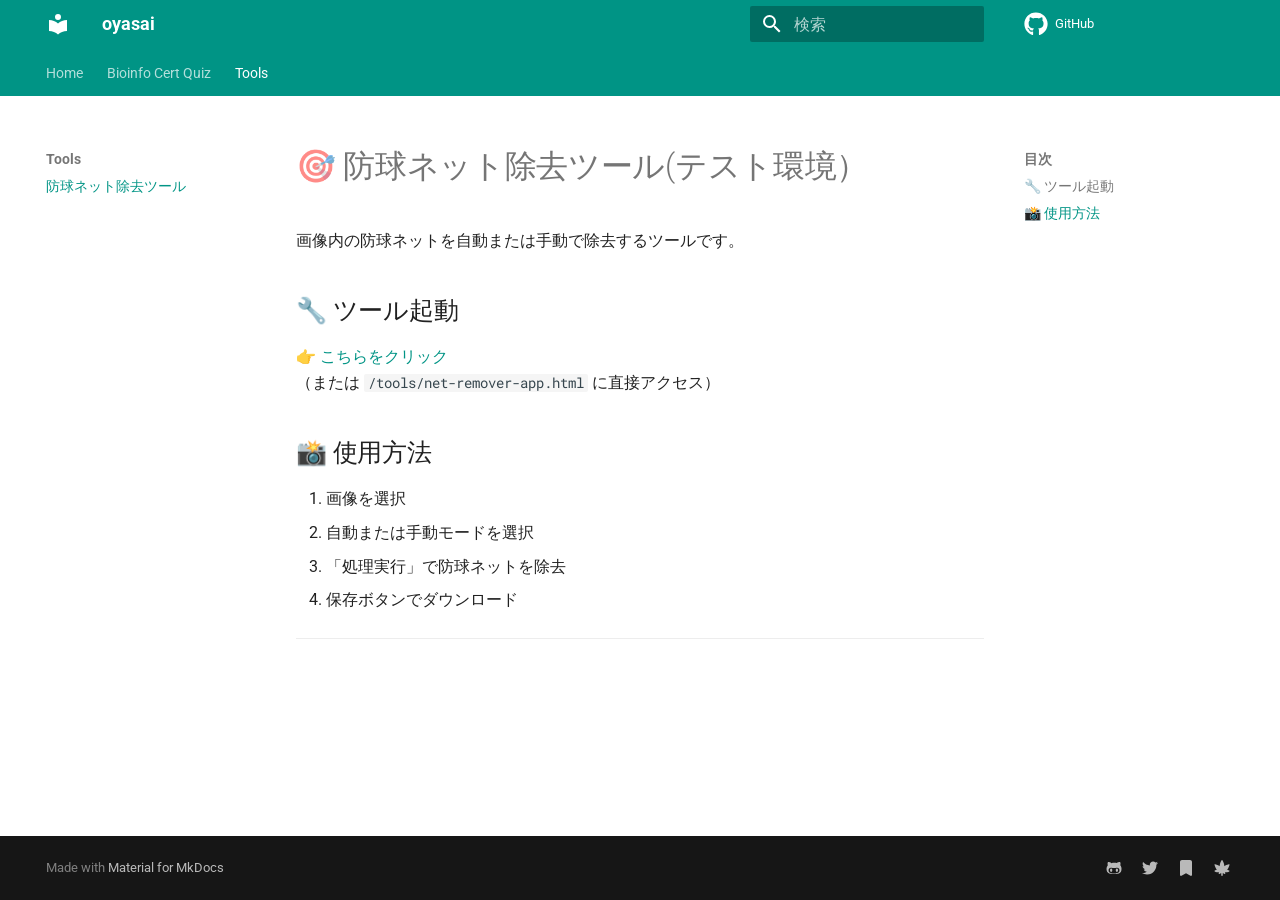
<file: tools/net-remover/index.html>
<!doctype html>
<html lang="ja" class="no-js">
  <head>
    
      <meta charset="utf-8">
      <meta name="viewport" content="width=device-width,initial-scale=1">
      
      
        <meta name="author" content="oyasai">
      
      
        <link rel="canonical" href="https://oyasai55.github.io/tools/net-remover/">
      
      
        <link rel="prev" href="../../bioinfo-cert-quiz/bioinfo-cert-quiz.html">
      
      
      
      <link rel="icon" href="../../favicon.ico">
      <meta name="generator" content="mkdocs-1.6.1, mkdocs-material-9.6.21">
    
    
      
        <title>防球ネット除去ツール - oyasai</title>
      
    
    
      <link rel="stylesheet" href="../../assets/stylesheets/main.2a3383ac.min.css">
      
        
        <link rel="stylesheet" href="../../assets/stylesheets/palette.06af60db.min.css">
      
      


    
    
      
    
    
      
        
        
        <link rel="preconnect" href="https://fonts.gstatic.com" crossorigin>
        <link rel="stylesheet" href="https://fonts.googleapis.com/css?family=Roboto:300,300i,400,400i,700,700i%7CRoboto+Mono:400,400i,700,700i&display=fallback">
        <style>:root{--md-text-font:"Roboto";--md-code-font:"Roboto Mono"}</style>
      
    
    
    <script>__md_scope=new URL("../..",location),__md_hash=e=>[...e].reduce(((e,_)=>(e<<5)-e+_.charCodeAt(0)),0),__md_get=(e,_=localStorage,t=__md_scope)=>JSON.parse(_.getItem(t.pathname+"."+e)),__md_set=(e,_,t=localStorage,a=__md_scope)=>{try{t.setItem(a.pathname+"."+e,JSON.stringify(_))}catch(e){}}</script>
    
      

    
    
    
  </head>
  
  
    
    
    
    
    
    <body dir="ltr" data-md-color-scheme="default" data-md-color-primary="teal" data-md-color-accent="orange">
  
    
    <input class="md-toggle" data-md-toggle="drawer" type="checkbox" id="__drawer" autocomplete="off">
    <input class="md-toggle" data-md-toggle="search" type="checkbox" id="__search" autocomplete="off">
    <label class="md-overlay" for="__drawer"></label>
    <div data-md-component="skip">
      
        
        <a href="#_1" class="md-skip">
          コンテンツにスキップ
        </a>
      
    </div>
    <div data-md-component="announce">
      
    </div>
    
    
      

<header class="md-header" data-md-component="header">
  <nav class="md-header__inner md-grid" aria-label="ヘッダー">
    <a href="../.." title="oyasai" class="md-header__button md-logo" aria-label="oyasai" data-md-component="logo">
      
  
  <svg xmlns="http://www.w3.org/2000/svg" viewBox="0 0 24 24"><path d="M12 8a3 3 0 0 0 3-3 3 3 0 0 0-3-3 3 3 0 0 0-3 3 3 3 0 0 0 3 3m0 3.54C9.64 9.35 6.5 8 3 8v11c3.5 0 6.64 1.35 9 3.54 2.36-2.19 5.5-3.54 9-3.54V8c-3.5 0-6.64 1.35-9 3.54"/></svg>

    </a>
    <label class="md-header__button md-icon" for="__drawer">
      
      <svg xmlns="http://www.w3.org/2000/svg" viewBox="0 0 24 24"><path d="M3 6h18v2H3zm0 5h18v2H3zm0 5h18v2H3z"/></svg>
    </label>
    <div class="md-header__title" data-md-component="header-title">
      <div class="md-header__ellipsis">
        <div class="md-header__topic">
          <span class="md-ellipsis">
            oyasai
          </span>
        </div>
        <div class="md-header__topic" data-md-component="header-topic">
          <span class="md-ellipsis">
            
              防球ネット除去ツール
            
          </span>
        </div>
      </div>
    </div>
    
      
    
    
    
    
      
      
        <label class="md-header__button md-icon" for="__search">
          
          <svg xmlns="http://www.w3.org/2000/svg" viewBox="0 0 24 24"><path d="M9.5 3A6.5 6.5 0 0 1 16 9.5c0 1.61-.59 3.09-1.56 4.23l.27.27h.79l5 5-1.5 1.5-5-5v-.79l-.27-.27A6.52 6.52 0 0 1 9.5 16 6.5 6.5 0 0 1 3 9.5 6.5 6.5 0 0 1 9.5 3m0 2C7 5 5 7 5 9.5S7 14 9.5 14 14 12 14 9.5 12 5 9.5 5"/></svg>
        </label>
        <div class="md-search" data-md-component="search" role="dialog">
  <label class="md-search__overlay" for="__search"></label>
  <div class="md-search__inner" role="search">
    <form class="md-search__form" name="search">
      <input type="text" class="md-search__input" name="query" aria-label="検索" placeholder="検索" autocapitalize="off" autocorrect="off" autocomplete="off" spellcheck="false" data-md-component="search-query" required>
      <label class="md-search__icon md-icon" for="__search">
        
        <svg xmlns="http://www.w3.org/2000/svg" viewBox="0 0 24 24"><path d="M9.5 3A6.5 6.5 0 0 1 16 9.5c0 1.61-.59 3.09-1.56 4.23l.27.27h.79l5 5-1.5 1.5-5-5v-.79l-.27-.27A6.52 6.52 0 0 1 9.5 16 6.5 6.5 0 0 1 3 9.5 6.5 6.5 0 0 1 9.5 3m0 2C7 5 5 7 5 9.5S7 14 9.5 14 14 12 14 9.5 12 5 9.5 5"/></svg>
        
        <svg xmlns="http://www.w3.org/2000/svg" viewBox="0 0 24 24"><path d="M20 11v2H8l5.5 5.5-1.42 1.42L4.16 12l7.92-7.92L13.5 5.5 8 11z"/></svg>
      </label>
      <nav class="md-search__options" aria-label="検索">
        
        <button type="reset" class="md-search__icon md-icon" title="クリア" aria-label="クリア" tabindex="-1">
          
          <svg xmlns="http://www.w3.org/2000/svg" viewBox="0 0 24 24"><path d="M19 6.41 17.59 5 12 10.59 6.41 5 5 6.41 10.59 12 5 17.59 6.41 19 12 13.41 17.59 19 19 17.59 13.41 12z"/></svg>
        </button>
      </nav>
      
    </form>
    <div class="md-search__output">
      <div class="md-search__scrollwrap" tabindex="0" data-md-scrollfix>
        <div class="md-search-result" data-md-component="search-result">
          <div class="md-search-result__meta">
            検索を初期化
          </div>
          <ol class="md-search-result__list" role="presentation"></ol>
        </div>
      </div>
    </div>
  </div>
</div>
      
    
    
      <div class="md-header__source">
        <a href="https://github.com/oyasai55/oyasai55.github.io" title="リポジトリへ" class="md-source" data-md-component="source">
  <div class="md-source__icon md-icon">
    
    <svg xmlns="http://www.w3.org/2000/svg" viewBox="0 0 512 512"><!--! Font Awesome Free 7.0.1 by @fontawesome - https://fontawesome.com License - https://fontawesome.com/license/free (Icons: CC BY 4.0, Fonts: SIL OFL 1.1, Code: MIT License) Copyright 2025 Fonticons, Inc.--><path d="M173.9 397.4c0 2-2.3 3.6-5.2 3.6-3.3.3-5.6-1.3-5.6-3.6 0-2 2.3-3.6 5.2-3.6 3-.3 5.6 1.3 5.6 3.6m-31.1-4.5c-.7 2 1.3 4.3 4.3 4.9 2.6 1 5.6 0 6.2-2s-1.3-4.3-4.3-5.2c-2.6-.7-5.5.3-6.2 2.3m44.2-1.7c-2.9.7-4.9 2.6-4.6 4.9.3 2 2.9 3.3 5.9 2.6 2.9-.7 4.9-2.6 4.6-4.6-.3-1.9-3-3.2-5.9-2.9M252.8 8C114.1 8 8 113.3 8 252c0 110.9 69.8 205.8 169.5 239.2 12.8 2.3 17.3-5.6 17.3-12.1 0-6.2-.3-40.4-.3-61.4 0 0-70 15-84.7-29.8 0 0-11.4-29.1-27.8-36.6 0 0-22.9-15.7 1.6-15.4 0 0 24.9 2 38.6 25.8 21.9 38.6 58.6 27.5 72.9 20.9 2.3-16 8.8-27.1 16-33.7-55.9-6.2-112.3-14.3-112.3-110.5 0-27.5 7.6-41.3 23.6-58.9-2.6-6.5-11.1-33.3 2.6-67.9 20.9-6.5 69 27 69 27 20-5.6 41.5-8.5 62.8-8.5s42.8 2.9 62.8 8.5c0 0 48.1-33.6 69-27 13.7 34.7 5.2 61.4 2.6 67.9 16 17.7 25.8 31.5 25.8 58.9 0 96.5-58.9 104.2-114.8 110.5 9.2 7.9 17 22.9 17 46.4 0 33.7-.3 75.4-.3 83.6 0 6.5 4.6 14.4 17.3 12.1C436.2 457.8 504 362.9 504 252 504 113.3 391.5 8 252.8 8M105.2 352.9c-1.3 1-1 3.3.7 5.2 1.6 1.6 3.9 2.3 5.2 1 1.3-1 1-3.3-.7-5.2-1.6-1.6-3.9-2.3-5.2-1m-10.8-8.1c-.7 1.3.3 2.9 2.3 3.9 1.6 1 3.6.7 4.3-.7.7-1.3-.3-2.9-2.3-3.9-2-.6-3.6-.3-4.3.7m32.4 35.6c-1.6 1.3-1 4.3 1.3 6.2 2.3 2.3 5.2 2.6 6.5 1 1.3-1.3.7-4.3-1.3-6.2-2.2-2.3-5.2-2.6-6.5-1m-11.4-14.7c-1.6 1-1.6 3.6 0 5.9s4.3 3.3 5.6 2.3c1.6-1.3 1.6-3.9 0-6.2-1.4-2.3-4-3.3-5.6-2"/></svg>
  </div>
  <div class="md-source__repository">
    GitHub
  </div>
</a>
      </div>
    
  </nav>
  
</header>
    
    <div class="md-container" data-md-component="container">
      
      
        
          
            
<nav class="md-tabs" aria-label="タブ" data-md-component="tabs">
  <div class="md-grid">
    <ul class="md-tabs__list">
      
        
  
  
  
  
    <li class="md-tabs__item">
      <a href="../.." class="md-tabs__link">
        
  
  
    
  
  Home

      </a>
    </li>
  

      
        
  
  
  
  
    <li class="md-tabs__item">
      <a href="../../bioinfo-cert-quiz/bioinfo-cert-quiz.html" class="md-tabs__link">
        
  
  
    
  
  Bioinfo Cert Quiz

      </a>
    </li>
  

      
        
  
  
  
    
  
  
    
    
      <li class="md-tabs__item md-tabs__item--active">
        <a href="./" class="md-tabs__link">
          
  
  
  Tools

        </a>
      </li>
    
  

      
    </ul>
  </div>
</nav>
          
        
      
      <main class="md-main" data-md-component="main">
        <div class="md-main__inner md-grid">
          
            
              
              <div class="md-sidebar md-sidebar--primary" data-md-component="sidebar" data-md-type="navigation" >
                <div class="md-sidebar__scrollwrap">
                  <div class="md-sidebar__inner">
                    


  


<nav class="md-nav md-nav--primary md-nav--lifted" aria-label="ナビゲーション" data-md-level="0">
  <label class="md-nav__title" for="__drawer">
    <a href="../.." title="oyasai" class="md-nav__button md-logo" aria-label="oyasai" data-md-component="logo">
      
  
  <svg xmlns="http://www.w3.org/2000/svg" viewBox="0 0 24 24"><path d="M12 8a3 3 0 0 0 3-3 3 3 0 0 0-3-3 3 3 0 0 0-3 3 3 3 0 0 0 3 3m0 3.54C9.64 9.35 6.5 8 3 8v11c3.5 0 6.64 1.35 9 3.54 2.36-2.19 5.5-3.54 9-3.54V8c-3.5 0-6.64 1.35-9 3.54"/></svg>

    </a>
    oyasai
  </label>
  
    <div class="md-nav__source">
      <a href="https://github.com/oyasai55/oyasai55.github.io" title="リポジトリへ" class="md-source" data-md-component="source">
  <div class="md-source__icon md-icon">
    
    <svg xmlns="http://www.w3.org/2000/svg" viewBox="0 0 512 512"><!--! Font Awesome Free 7.0.1 by @fontawesome - https://fontawesome.com License - https://fontawesome.com/license/free (Icons: CC BY 4.0, Fonts: SIL OFL 1.1, Code: MIT License) Copyright 2025 Fonticons, Inc.--><path d="M173.9 397.4c0 2-2.3 3.6-5.2 3.6-3.3.3-5.6-1.3-5.6-3.6 0-2 2.3-3.6 5.2-3.6 3-.3 5.6 1.3 5.6 3.6m-31.1-4.5c-.7 2 1.3 4.3 4.3 4.9 2.6 1 5.6 0 6.2-2s-1.3-4.3-4.3-5.2c-2.6-.7-5.5.3-6.2 2.3m44.2-1.7c-2.9.7-4.9 2.6-4.6 4.9.3 2 2.9 3.3 5.9 2.6 2.9-.7 4.9-2.6 4.6-4.6-.3-1.9-3-3.2-5.9-2.9M252.8 8C114.1 8 8 113.3 8 252c0 110.9 69.8 205.8 169.5 239.2 12.8 2.3 17.3-5.6 17.3-12.1 0-6.2-.3-40.4-.3-61.4 0 0-70 15-84.7-29.8 0 0-11.4-29.1-27.8-36.6 0 0-22.9-15.7 1.6-15.4 0 0 24.9 2 38.6 25.8 21.9 38.6 58.6 27.5 72.9 20.9 2.3-16 8.8-27.1 16-33.7-55.9-6.2-112.3-14.3-112.3-110.5 0-27.5 7.6-41.3 23.6-58.9-2.6-6.5-11.1-33.3 2.6-67.9 20.9-6.5 69 27 69 27 20-5.6 41.5-8.5 62.8-8.5s42.8 2.9 62.8 8.5c0 0 48.1-33.6 69-27 13.7 34.7 5.2 61.4 2.6 67.9 16 17.7 25.8 31.5 25.8 58.9 0 96.5-58.9 104.2-114.8 110.5 9.2 7.9 17 22.9 17 46.4 0 33.7-.3 75.4-.3 83.6 0 6.5 4.6 14.4 17.3 12.1C436.2 457.8 504 362.9 504 252 504 113.3 391.5 8 252.8 8M105.2 352.9c-1.3 1-1 3.3.7 5.2 1.6 1.6 3.9 2.3 5.2 1 1.3-1 1-3.3-.7-5.2-1.6-1.6-3.9-2.3-5.2-1m-10.8-8.1c-.7 1.3.3 2.9 2.3 3.9 1.6 1 3.6.7 4.3-.7.7-1.3-.3-2.9-2.3-3.9-2-.6-3.6-.3-4.3.7m32.4 35.6c-1.6 1.3-1 4.3 1.3 6.2 2.3 2.3 5.2 2.6 6.5 1 1.3-1.3.7-4.3-1.3-6.2-2.2-2.3-5.2-2.6-6.5-1m-11.4-14.7c-1.6 1-1.6 3.6 0 5.9s4.3 3.3 5.6 2.3c1.6-1.3 1.6-3.9 0-6.2-1.4-2.3-4-3.3-5.6-2"/></svg>
  </div>
  <div class="md-source__repository">
    GitHub
  </div>
</a>
    </div>
  
  <ul class="md-nav__list" data-md-scrollfix>
    
      
      
  
  
  
  
    <li class="md-nav__item">
      <a href="../.." class="md-nav__link">
        
  
  
  <span class="md-ellipsis">
    Home
    
  </span>
  

      </a>
    </li>
  

    
      
      
  
  
  
  
    <li class="md-nav__item">
      <a href="../../bioinfo-cert-quiz/bioinfo-cert-quiz.html" class="md-nav__link">
        
  
  
  <span class="md-ellipsis">
    Bioinfo Cert Quiz
    
  </span>
  

      </a>
    </li>
  

    
      
      
  
  
    
  
  
  
    
    
    
    
      
        
        
      
      
    
    
    <li class="md-nav__item md-nav__item--active md-nav__item--section md-nav__item--nested">
      
        
        
        <input class="md-nav__toggle md-toggle " type="checkbox" id="__nav_3" checked>
        
          
          <label class="md-nav__link" for="__nav_3" id="__nav_3_label" tabindex="">
            
  
  
  <span class="md-ellipsis">
    Tools
    
  </span>
  

            <span class="md-nav__icon md-icon"></span>
          </label>
        
        <nav class="md-nav" data-md-level="1" aria-labelledby="__nav_3_label" aria-expanded="true">
          <label class="md-nav__title" for="__nav_3">
            <span class="md-nav__icon md-icon"></span>
            Tools
          </label>
          <ul class="md-nav__list" data-md-scrollfix>
            
              
                
  
  
    
  
  
  
    <li class="md-nav__item md-nav__item--active">
      
      <input class="md-nav__toggle md-toggle" type="checkbox" id="__toc">
      
      
        
      
      
        <label class="md-nav__link md-nav__link--active" for="__toc">
          
  
  
  <span class="md-ellipsis">
    防球ネット除去ツール
    
  </span>
  

          <span class="md-nav__icon md-icon"></span>
        </label>
      
      <a href="./" class="md-nav__link md-nav__link--active">
        
  
  
  <span class="md-ellipsis">
    防球ネット除去ツール
    
  </span>
  

      </a>
      
        

<nav class="md-nav md-nav--secondary" aria-label="目次">
  
  
  
    
  
  
    <label class="md-nav__title" for="__toc">
      <span class="md-nav__icon md-icon"></span>
      目次
    </label>
    <ul class="md-nav__list" data-md-component="toc" data-md-scrollfix>
      
        <li class="md-nav__item">
  <a href="#_2" class="md-nav__link">
    <span class="md-ellipsis">
      🔧 ツール起動
    </span>
  </a>
  
</li>
      
        <li class="md-nav__item">
  <a href="#_3" class="md-nav__link">
    <span class="md-ellipsis">
      📸 使用方法
    </span>
  </a>
  
</li>
      
    </ul>
  
</nav>
      
    </li>
  

              
            
          </ul>
        </nav>
      
    </li>
  

    
  </ul>
</nav>
                  </div>
                </div>
              </div>
            
            
              
              <div class="md-sidebar md-sidebar--secondary" data-md-component="sidebar" data-md-type="toc" >
                <div class="md-sidebar__scrollwrap">
                  <div class="md-sidebar__inner">
                    

<nav class="md-nav md-nav--secondary" aria-label="目次">
  
  
  
    
  
  
    <label class="md-nav__title" for="__toc">
      <span class="md-nav__icon md-icon"></span>
      目次
    </label>
    <ul class="md-nav__list" data-md-component="toc" data-md-scrollfix>
      
        <li class="md-nav__item">
  <a href="#_2" class="md-nav__link">
    <span class="md-ellipsis">
      🔧 ツール起動
    </span>
  </a>
  
</li>
      
        <li class="md-nav__item">
  <a href="#_3" class="md-nav__link">
    <span class="md-ellipsis">
      📸 使用方法
    </span>
  </a>
  
</li>
      
    </ul>
  
</nav>
                  </div>
                </div>
              </div>
            
          
          
            <div class="md-content" data-md-component="content">
              <article class="md-content__inner md-typeset">
                
                  


  
  


<h1 id="_1">🎯 防球ネット除去ツール(テスト環境）</h1>
<p>画像内の防球ネットを自動または手動で除去するツールです。</p>
<h2 id="_2">🔧 ツール起動</h2>
<p>👉 <a href="../net-remover-app.html">こちらをクリック</a><br />
（または <code>/tools/net-remover-app.html</code> に直接アクセス）</p>
<h2 id="_3">📸 使用方法</h2>
<ol>
<li>画像を選択</li>
<li>自動または手動モードを選択</li>
<li>「処理実行」で防球ネットを除去</li>
<li>保存ボタンでダウンロード</li>
</ol>
<hr />












                
              </article>
            </div>
          
          
<script>var target=document.getElementById(location.hash.slice(1));target&&target.name&&(target.checked=target.name.startsWith("__tabbed_"))</script>
        </div>
        
      </main>
      
        <footer class="md-footer">
  
  <div class="md-footer-meta md-typeset">
    <div class="md-footer-meta__inner md-grid">
      <div class="md-copyright">
  
  
    Made with
    <a href="https://squidfunk.github.io/mkdocs-material/" target="_blank" rel="noopener">
      Material for MkDocs
    </a>
  
</div>
      
        
<div class="md-social">
  
    
    
    
    
      
      
    
    <a href="https://github.com/oyasai55" target="_blank" rel="noopener" title="github.com" class="md-social__link">
      <svg xmlns="http://www.w3.org/2000/svg" viewBox="0 0 512 512"><!--! Font Awesome Free 7.0.1 by @fontawesome - https://fontawesome.com License - https://fontawesome.com/license/free (Icons: CC BY 4.0, Fonts: SIL OFL 1.1, Code: MIT License) Copyright 2025 Fonticons, Inc.--><path d="M202.1 328.7c0 20.9-10.9 55.1-36.7 55.1s-36.7-34.2-36.7-55.1 10.9-55.1 36.7-55.1 36.7 34.2 36.7 55.1M496 278.2c0 31.9-3.2 65.7-17.5 95-37.9 76.6-142.1 74.8-216.7 74.8-75.8 0-186.2 2.7-225.6-74.8-14.6-29-20.2-63.1-20.2-95 0-41.9 13.9-81.5 41.5-113.6-5.2-15.8-7.7-32.4-7.7-48.8 0-21.5 4.9-32.3 14.6-51.8 45.3 0 74.3 9 108.8 36 29-6.9 58.8-10 88.7-10 27 0 54.2 2.9 80.4 9.2 34-26.7 63-35.2 107.8-35.2 9.8 19.5 14.6 30.3 14.6 51.8 0 16.4-2.6 32.7-7.7 48.2 27.5 32.4 39 72.3 39 114.2m-64.3 50.5c0-43.9-26.7-82.6-73.5-82.6-18.9 0-37 3.4-56 6-14.9 2.3-29.8 3.2-45.1 3.2-15.2 0-30.1-.9-45.1-3.2-18.7-2.6-37-6-56-6-46.8 0-73.5 38.7-73.5 82.6 0 87.8 80.4 101.3 150.4 101.3h48.2c70.3 0 150.6-13.4 150.6-101.3m-82.6-55.1c-25.8 0-36.7 34.2-36.7 55.1s10.9 55.1 36.7 55.1 36.7-34.2 36.7-55.1-10.9-55.1-36.7-55.1"/></svg>
    </a>
  
    
    
    
    
      
      
    
    <a href="https://twitter.com/fereria" target="_blank" rel="noopener" title="twitter.com" class="md-social__link">
      <svg xmlns="http://www.w3.org/2000/svg" viewBox="0 0 512 512"><!--! Font Awesome Free 7.0.1 by @fontawesome - https://fontawesome.com License - https://fontawesome.com/license/free (Icons: CC BY 4.0, Fonts: SIL OFL 1.1, Code: MIT License) Copyright 2025 Fonticons, Inc.--><path d="M459.4 151.7c.3 4.5.3 9.1.3 13.6 0 138.7-105.6 298.6-298.6 298.6-59.5 0-114.7-17.2-161.1-47.1 8.4 1 16.6 1.3 25.3 1.3 49.1 0 94.2-16.6 130.3-44.8-46.1-1-84.8-31.2-98.1-72.8 6.5 1 13 1.6 19.8 1.6 9.4 0 18.8-1.3 27.6-3.6-48.1-9.7-84.1-52-84.1-103v-1.3c14 7.8 30.2 12.7 47.4 13.3-28.3-18.8-46.8-51-46.8-87.4 0-19.5 5.2-37.4 14.3-53C87.4 130.8 165 172.4 252.1 176.9c-1.6-7.8-2.6-15.9-2.6-24C249.5 95.1 296.3 48 354.4 48c30.2 0 57.5 12.7 76.7 33.1 23.7-4.5 46.5-13.3 66.6-25.3-7.8 24.4-24.4 44.8-46.1 57.8 21.1-2.3 41.6-8.1 60.4-16.2-14.3 20.8-32.2 39.3-52.6 54.3"/></svg>
    </a>
  
    
    
    
    
      
      
    
    <a href="https://zenn.dev/remiria" target="_blank" rel="noopener" title="zenn.dev" class="md-social__link">
      <svg xmlns="http://www.w3.org/2000/svg" viewBox="0 0 384 512"><!--! Font Awesome Free 7.0.1 by @fontawesome - https://fontawesome.com License - https://fontawesome.com/license/free (Icons: CC BY 4.0, Fonts: SIL OFL 1.1, Code: MIT License) Copyright 2025 Fonticons, Inc.--><path d="M64 0C28.7 0 0 28.7 0 64v416c0 11.5 6.2 22.2 16.2 27.8s22.3 5.5 32.2-.4L192 421.3l143.5 86.1c9.9 5.9 22.2 6.1 32.2.4S384 491.5 384 480V64c0-35.3-28.7-64-64-64z"/></svg>
    </a>
  
    
    
    
    
      
      
    
    <a href="http://localhost" target="_blank" rel="noopener" title="localhost" class="md-social__link">
      <svg xmlns="http://www.w3.org/2000/svg" viewBox="0 0 512 512"><!--! Font Awesome Free 7.0.1 by @fontawesome - https://fontawesome.com License - https://fontawesome.com/license/free (Icons: CC BY 4.0, Fonts: SIL OFL 1.1, Code: MIT License) Copyright 2025 Fonticons, Inc.--><path d="M256 0c5.3 0 10.3 2.7 13.3 7.1 15.8 23.5 36.7 63.7 49.2 109 7.3 26.4 11.8 55.3 10.3 84 11.6-8.9 23.7-16.7 35.9-23.7 41-23.3 84.4-36.9 112.2-42.5 5.2-1 10.7.6 14.4 4.4s5.4 9.2 4.4 14.5c-5.6 27.7-19.3 70.9-42.7 111.7-9.1 15.9-19.9 31.7-32.5 46.3 27.9 6.6 52.5 17.2 67.3 25.4 5.1 2.8 8.2 8.2 8.2 14s-3.2 11.2-8.2 14c-15.2 8.4-40.9 19.5-69.8 26.1-20.2 4.6-42.9 7.2-65.2 4.6l8.3 33.2c1.5 6.1-.6 12.5-5.5 16.4s-11.6 4.6-17.2 1.8L280 417.2V488c0 13.3-10.7 24-24 24s-24-10.7-24-24v-70.8l-58.5 29.1c-5.6 2.8-12.3 2.1-17.2-1.8s-7-10.3-5.5-16.4l8.3-33.2c-22.2 2.6-45 0-65.2-4.6-28.9-6.6-54.5-17.6-69.8-26.1-5.1-2.8-8.2-8.2-8.2-14s3.2-11.2 8.2-14l6.2-3.3c15-7.6 36.8-16.4 61.1-22.2-12.5-14.5-23.3-30.4-32.4-46.2-23.4-40.8-37.1-84-42.7-111.7-1.1-5.2.6-10.7 4.4-14.5s9.2-5.4 14.4-4.4c27.9 5.5 71.2 19.2 112.2 42.5 12.2 6.9 24.3 14.8 35.8 23.7-1.4-28.7 3.1-57.6 10.3-84 12.5-45.3 33.4-85.5 49.2-109l1.2-1.6C246.9 2 251.3 0 256 0"/></svg>
    </a>
  
</div>
      
    </div>
  </div>
</footer>
      
    </div>
    <div class="md-dialog" data-md-component="dialog">
      <div class="md-dialog__inner md-typeset"></div>
    </div>
    
    
    
      
      <script id="__config" type="application/json">{"base": "../..", "features": ["navigation.tabs", "navigation.expand"], "search": "../../assets/javascripts/workers/search.973d3a69.min.js", "tags": null, "translations": {"clipboard.copied": "\u30b3\u30d4\u30fc\u3057\u307e\u3057\u305f", "clipboard.copy": "\u30af\u30ea\u30c3\u30d7\u30dc\u30fc\u30c9\u3078\u30b3\u30d4\u30fc", "search.result.more.one": "\u3053\u306e\u30da\u30fc\u30b8\u5185\u306b\u3082\u30461\u4ef6\u898b\u3064\u304b\u308a\u307e\u3057\u305f", "search.result.more.other": "\u3053\u306e\u30da\u30fc\u30b8\u5185\u306b\u3042\u3068#\u4ef6\u898b\u3064\u304b\u308a\u307e\u3057\u305f", "search.result.none": "\u4f55\u3082\u898b\u3064\u304b\u308a\u307e\u305b\u3093\u3067\u3057\u305f", "search.result.one": "1\u4ef6\u898b\u3064\u304b\u308a\u307e\u3057\u305f", "search.result.other": "#\u4ef6\u898b\u3064\u304b\u308a\u307e\u3057\u305f", "search.result.placeholder": "\u691c\u7d22\u30ad\u30fc\u30ef\u30fc\u30c9\u3092\u5165\u529b\u3057\u3066\u304f\u3060\u3055\u3044", "search.result.term.missing": "\u691c\u7d22\u306b\u542b\u307e\u308c\u306a\u3044", "select.version": "\u30d0\u30fc\u30b8\u30e7\u30f3\u5207\u308a\u66ff\u3048"}, "version": null}</script>
    
    
      <script src="../../assets/javascripts/bundle.f55a23d4.min.js"></script>
      
    
  </body>
</html>
</file>
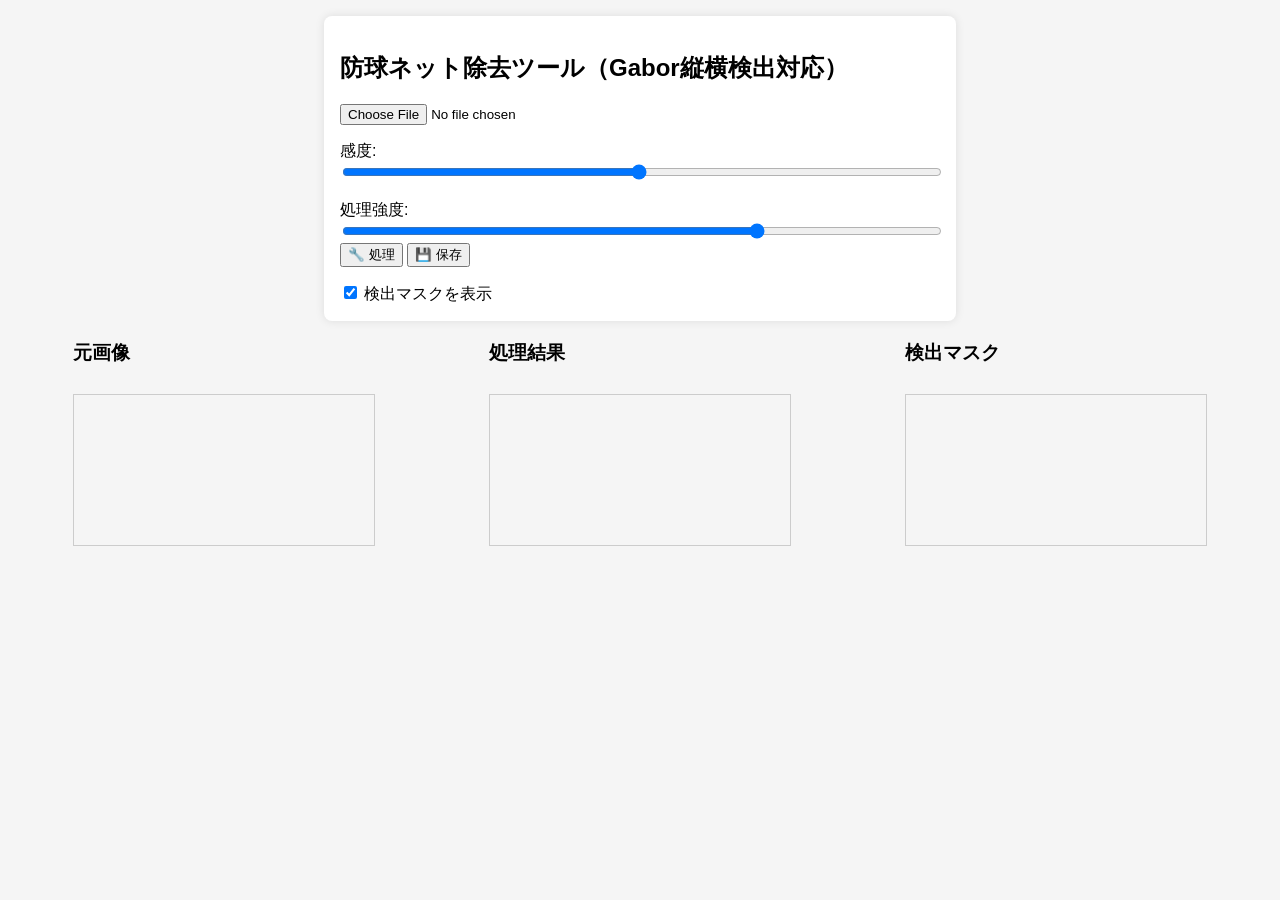
<file: tools/net-remover-app.html>
<!DOCTYPE html>
<html lang="ja">
<head>
  <meta charset="UTF-8">
  <meta name="viewport" content="width=device-width, initial-scale=1.0">
  <title>防球ネット除去ツール（Gabor縦横検出対応）</title>
  <style>
    body { font-family: sans-serif; padding: 1em; margin: 0; background: #f5f5f5; }
    canvas { border: 1px solid #ccc; margin: 10px 0; max-width: 100%; height: auto; }
    input[type="range"] { width: 100%; }
    label { display: block; margin-top: 1em; }
    .controls { max-width: 600px; margin: auto; background: white; padding: 1em; border-radius: 8px; box-shadow: 0 0 10px rgba(0,0,0,0.1); }
    .row { display: flex; flex-wrap: wrap; justify-content: space-around; }
  </style>
</head>
<body>
  <div class="controls">
    <h2>防球ネット除去ツール（Gabor縦横検出対応）</h2>
    <input type="file" id="upload" accept="image/*">
    <label>感度: <input type="range" id="sensitivity" min="1" max="100" value="50"></label>
    <label>処理強度: <input type="range" id="strength" min="1" max="100" value="70"></label>
    <button id="process">🔧 処理</button>
    <button id="save">💾 保存</button>
    <label><input type="checkbox" id="showMask" checked> 検出マスクを表示</label>
  </div>

  <div class="row">
    <div>
      <h3>元画像</h3>
      <canvas id="source"></canvas>
    </div>
    <div>
      <h3>処理結果</h3>
      <canvas id="result"></canvas>
    </div>
    <div>
      <h3>検出マスク</h3>
      <canvas id="mask"></canvas>
    </div>
  </div>

  <script>
    const upload = document.getElementById('upload');
    const sourceCanvas = document.getElementById('source');
    const resultCanvas = document.getElementById('result');
    const maskCanvas = document.getElementById('mask');
    const sourceCtx = sourceCanvas.getContext('2d');
    const resultCtx = resultCanvas.getContext('2d');
    const maskCtx = maskCanvas.getContext('2d');
    let img;

    upload.addEventListener('change', (e) => {
      const file = e.target.files[0];
      if (!file) return;
      const reader = new FileReader();
      reader.onload = () => {
        img = new Image();
        img.onload = () => {
          sourceCanvas.width = resultCanvas.width = maskCanvas.width = img.width;
          sourceCanvas.height = resultCanvas.height = maskCanvas.height = img.height;
          sourceCtx.drawImage(img, 0, 0);
        };
        img.src = reader.result;
      };
      reader.readAsDataURL(file);
    });

    document.getElementById('process').addEventListener('click', () => {
      const sens = parseInt(document.getElementById('sensitivity').value);
      const strength = parseInt(document.getElementById('strength').value) / 100;
      const showMask = document.getElementById('showMask').checked;

      const imageData = sourceCtx.getImageData(0, 0, sourceCanvas.width, sourceCanvas.height);
      const data = imageData.data;
      const w = imageData.width;
      const h = imageData.height;

      const gray = new Float32Array(w * h);
      for (let i = 0; i < w * h; i++) {
        gray[i] = (data[i * 4] + data[i * 4 + 1] + data[i * 4 + 2]) / 3;
      }

      const mask = new Float32Array(w * h);
      const kernelVert = createGaborKernel(5, 0, 5, 0.5);     // 縦方向
      const kernelHorz = createGaborKernel(5, Math.PI / 2, 5, 0.5); // 横方向
      const convV = convolve(gray, w, h, kernelVert);
      const convH = convolve(gray, w, h, kernelHorz);

      for (let i = 0; i < w * h; i++) {
        const score = Math.max(convV[i], convH[i]);
        mask[i] = score > sens ? 1 : 0;
      }

      const out = new Uint8ClampedArray(data);
      for (let y = 1; y < h - 1; y++) {
        for (let x = 1; x < w - 1; x++) {
          const i = y * w + x;
          if (mask[i]) {
            for (let c = 0; c < 3; c++) {
              const idx = i * 4 + c;
              const blur = (data[idx - 4] + data[idx + 4] + data[idx - w * 4] + data[idx + w * 4]) / 4;
              out[idx] = out[idx] * (1 - strength) + blur * strength;
            }
          }
        }
      }

      resultCtx.putImageData(new ImageData(out, w, h), 0, 0);

      if (showMask) {
        const maskData = maskCtx.createImageData(w, h);
        for (let i = 0; i < w * h; i++) {
          const v = mask[i] * 255;
          maskData.data[i * 4] = v;
          maskData.data[i * 4 + 1] = 0;
          maskData.data[i * 4 + 2] = 0;
          maskData.data[i * 4 + 3] = 255;
        }
        maskCtx.putImageData(maskData, 0, 0);
      }
    });

    document.getElementById('save').addEventListener('click', () => {
      const a = document.createElement('a');
      a.download = 'net_removed.png';
      a.href = resultCanvas.toDataURL();
      a.click();
    });

    function createGaborKernel(ksize, theta, lambda, gamma) {
      const kernel = [];
      const half = Math.floor(ksize / 2);
      for (let y = -half; y <= half; y++) {
        for (let x = -half; x <= half; x++) {
          const x_theta = x * Math.cos(theta) + y * Math.sin(theta);
          const y_theta = -x * Math.sin(theta) + y * Math.cos(theta);
          const val = Math.exp(-(x_theta ** 2 + gamma ** 2 * y_theta ** 2) / (2 * lambda ** 2)) * Math.cos(2 * Math.PI * x_theta / lambda);
          kernel.push(val);
        }
      }
      return { data: kernel, size: ksize };
    }

    function convolve(src, w, h, kernel) {
      const dst = new Float32Array(w * h);
      const half = Math.floor(kernel.size / 2);
      for (let y = half; y < h - half; y++) {
        for (let x = half; x < w - half; x++) {
          let sum = 0;
          for (let ky = -half; ky <= half; ky++) {
            for (let kx = -half; kx <= half; kx++) {
              const val = src[(y + ky) * w + (x + kx)];
              const kval = kernel.data[(ky + half) * kernel.size + (kx + half)];
              sum += val * kval;
            }
          }
          dst[y * w + x] = sum;
        }
      }
      return dst;
    }
  </script>
</body>
</html>
</file>
<file: assets/stylesheets/main.2a3383ac.min.css>
@charset "UTF-8";html{-webkit-text-size-adjust:none;-moz-text-size-adjust:none;text-size-adjust:none;box-sizing:border-box}*,:after,:before{box-sizing:inherit}@media (prefers-reduced-motion){*,:after,:before{transition:none!important}}body{margin:0}a,button,input,label{-webkit-tap-highlight-color:transparent}a{color:inherit;text-decoration:none}hr{border:0;box-sizing:initial;display:block;height:.05rem;overflow:visible;padding:0}small{font-size:80%}sub,sup{line-height:1em}img{border-style:none}table{border-collapse:initial;border-spacing:0}td,th{font-weight:400;vertical-align:top}button{background:#0000;border:0;font-family:inherit;font-size:inherit;margin:0;padding:0}input{border:0;outline:none}:root{--md-primary-fg-color:#4051b5;--md-primary-fg-color--light:#5d6cc0;--md-primary-fg-color--dark:#303fa1;--md-primary-bg-color:#fff;--md-primary-bg-color--light:#ffffffb3;--md-accent-fg-color:#526cfe;--md-accent-fg-color--transparent:#526cfe1a;--md-accent-bg-color:#fff;--md-accent-bg-color--light:#ffffffb3}[data-md-color-scheme=default]{color-scheme:light}[data-md-color-scheme=default] img[src$="#gh-dark-mode-only"],[data-md-color-scheme=default] img[src$="#only-dark"]{display:none}:root,[data-md-color-scheme=default]{--md-hue:225deg;--md-default-fg-color:#000000de;--md-default-fg-color--light:#0000008a;--md-default-fg-color--lighter:#00000052;--md-default-fg-color--lightest:#00000012;--md-default-bg-color:#fff;--md-default-bg-color--light:#ffffffb3;--md-default-bg-color--lighter:#ffffff4d;--md-default-bg-color--lightest:#ffffff1f;--md-code-fg-color:#36464e;--md-code-bg-color:#f5f5f5;--md-code-hl-color:#4287ff;--md-code-hl-color--light:#4287ff1a;--md-code-hl-number-color:#d52a2a;--md-code-hl-special-color:#db1457;--md-code-hl-function-color:#a846b9;--md-code-hl-constant-color:#6e59d9;--md-code-hl-keyword-color:#3f6ec6;--md-code-hl-string-color:#1c7d4d;--md-code-hl-name-color:var(--md-code-fg-color);--md-code-hl-operator-color:var(--md-default-fg-color--light);--md-code-hl-punctuation-color:var(--md-default-fg-color--light);--md-code-hl-comment-color:var(--md-default-fg-color--light);--md-code-hl-generic-color:var(--md-default-fg-color--light);--md-code-hl-variable-color:var(--md-default-fg-color--light);--md-typeset-color:var(--md-default-fg-color);--md-typeset-a-color:var(--md-primary-fg-color);--md-typeset-del-color:#f5503d26;--md-typeset-ins-color:#0bd57026;--md-typeset-kbd-color:#fafafa;--md-typeset-kbd-accent-color:#fff;--md-typeset-kbd-border-color:#b8b8b8;--md-typeset-mark-color:#ffff0080;--md-typeset-table-color:#0000001f;--md-typeset-table-color--light:rgba(0,0,0,.035);--md-admonition-fg-color:var(--md-default-fg-color);--md-admonition-bg-color:var(--md-default-bg-color);--md-warning-fg-color:#000000de;--md-warning-bg-color:#ff9;--md-footer-fg-color:#fff;--md-footer-fg-color--light:#ffffffb3;--md-footer-fg-color--lighter:#ffffff73;--md-footer-bg-color:#000000de;--md-footer-bg-color--dark:#00000052;--md-shadow-z1:0 0.2rem 0.5rem #0000000d,0 0 0.05rem #0000001a;--md-shadow-z2:0 0.2rem 0.5rem #0000001a,0 0 0.05rem #00000040;--md-shadow-z3:0 0.2rem 0.5rem #0003,0 0 0.05rem #00000059}.md-icon svg{fill:currentcolor;display:block;height:1.2rem;width:1.2rem}body{-webkit-font-smoothing:antialiased;-moz-osx-font-smoothing:grayscale;--md-text-font-family:var(--md-text-font,_),-apple-system,BlinkMacSystemFont,Helvetica,Arial,sans-serif;--md-code-font-family:var(--md-code-font,_),SFMono-Regular,Consolas,Menlo,monospace}aside,body,input{font-feature-settings:"kern","liga";color:var(--md-typeset-color);font-family:var(--md-text-font-family)}code,kbd,pre{font-feature-settings:"kern";font-family:var(--md-code-font-family)}:root{--md-typeset-table-sort-icon:url('data:image/svg+xml;charset=utf-8,<svg xmlns="http://www.w3.org/2000/svg" viewBox="0 0 24 24"><path d="m18 21-4-4h3V7h-3l4-4 4 4h-3v10h3M2 19v-2h10v2M2 13v-2h7v2M2 7V5h4v2z"/></svg>');--md-typeset-table-sort-icon--asc:url('data:image/svg+xml;charset=utf-8,<svg xmlns="http://www.w3.org/2000/svg" viewBox="0 0 24 24"><path d="M19 17h3l-4 4-4-4h3V3h2M2 17h10v2H2M6 5v2H2V5m0 6h7v2H2z"/></svg>');--md-typeset-table-sort-icon--desc:url('data:image/svg+xml;charset=utf-8,<svg xmlns="http://www.w3.org/2000/svg" viewBox="0 0 24 24"><path d="M19 7h3l-4-4-4 4h3v14h2M2 17h10v2H2M6 5v2H2V5m0 6h7v2H2z"/></svg>')}.md-typeset{-webkit-print-color-adjust:exact;color-adjust:exact;font-size:.8rem;line-height:1.6;overflow-wrap:break-word}@media print{.md-typeset{font-size:.68rem}}.md-typeset blockquote,.md-typeset dl,.md-typeset figure,.md-typeset ol,.md-typeset pre,.md-typeset ul{margin-bottom:1em;margin-top:1em}.md-typeset h1{color:var(--md-default-fg-color--light);font-size:2em;line-height:1.3;margin:0 0 1.25em}.md-typeset h1,.md-typeset h2{font-weight:300;letter-spacing:-.01em}.md-typeset h2{font-size:1.5625em;line-height:1.4;margin:1.6em 0 .64em}.md-typeset h3{font-size:1.25em;font-weight:400;letter-spacing:-.01em;line-height:1.5;margin:1.6em 0 .8em}.md-typeset h2+h3{margin-top:.8em}.md-typeset h4{font-weight:700;letter-spacing:-.01em;margin:1em 0}.md-typeset h5,.md-typeset h6{color:var(--md-default-fg-color--light);font-size:.8em;font-weight:700;letter-spacing:-.01em;margin:1.25em 0}.md-typeset h5{text-transform:uppercase}.md-typeset h5 code{text-transform:none}.md-typeset hr{border-bottom:.05rem solid var(--md-default-fg-color--lightest);display:flow-root;margin:1.5em 0}.md-typeset a{color:var(--md-typeset-a-color);word-break:break-word}.md-typeset a,.md-typeset a:before{transition:color 125ms}.md-typeset a:focus,.md-typeset a:hover{color:var(--md-accent-fg-color)}.md-typeset a:focus code,.md-typeset a:hover code{background-color:var(--md-accent-fg-color--transparent)}.md-typeset a code{color:currentcolor;transition:background-color 125ms}.md-typeset a.focus-visible{outline-color:var(--md-accent-fg-color);outline-offset:.2rem}.md-typeset code,.md-typeset kbd,.md-typeset pre{color:var(--md-code-fg-color);direction:ltr;font-variant-ligatures:none}@media print{.md-typeset code,.md-typeset kbd,.md-typeset pre{white-space:pre-wrap}}.md-typeset code{background-color:var(--md-code-bg-color);border-radius:.1rem;-webkit-box-decoration-break:clone;box-decoration-break:clone;font-size:.85em;padding:0 .2941176471em;word-break:break-word}.md-typeset code:not(.focus-visible){-webkit-tap-highlight-color:transparent;outline:none}.md-typeset pre{display:flow-root;line-height:1.4;position:relative}.md-typeset pre>code{-webkit-box-decoration-break:slice;box-decoration-break:slice;box-shadow:none;display:block;margin:0;outline-color:var(--md-accent-fg-color);overflow:auto;padding:.7720588235em 1.1764705882em;scrollbar-color:var(--md-default-fg-color--lighter) #0000;scrollbar-width:thin;touch-action:auto;word-break:normal}.md-typeset pre>code:hover{scrollbar-color:var(--md-accent-fg-color) #0000}.md-typeset pre>code::-webkit-scrollbar{height:.2rem;width:.2rem}.md-typeset pre>code::-webkit-scrollbar-thumb{background-color:var(--md-default-fg-color--lighter)}.md-typeset pre>code::-webkit-scrollbar-thumb:hover{background-color:var(--md-accent-fg-color)}.md-typeset kbd{background-color:var(--md-typeset-kbd-color);border-radius:.1rem;box-shadow:0 .1rem 0 .05rem var(--md-typeset-kbd-border-color),0 .1rem 0 var(--md-typeset-kbd-border-color),0 -.1rem .2rem var(--md-typeset-kbd-accent-color) inset;color:var(--md-default-fg-color);display:inline-block;font-size:.75em;padding:0 .6666666667em;vertical-align:text-top;word-break:break-word}.md-typeset mark{background-color:var(--md-typeset-mark-color);-webkit-box-decoration-break:clone;box-decoration-break:clone;color:inherit;word-break:break-word}.md-typeset abbr{border-bottom:.05rem dotted var(--md-default-fg-color--light);cursor:help;text-decoration:none}.md-typeset small{opacity:.75}[dir=ltr] .md-typeset sub,[dir=ltr] .md-typeset sup{margin-left:.078125em}[dir=rtl] .md-typeset sub,[dir=rtl] .md-typeset sup{margin-right:.078125em}[dir=ltr] .md-typeset blockquote{padding-left:.6rem}[dir=rtl] .md-typeset blockquote{padding-right:.6rem}[dir=ltr] .md-typeset blockquote{border-left:.2rem solid var(--md-default-fg-color--lighter)}[dir=rtl] .md-typeset blockquote{border-right:.2rem solid var(--md-default-fg-color--lighter)}.md-typeset blockquote{color:var(--md-default-fg-color--light);margin-left:0;margin-right:0}.md-typeset ul{list-style-type:disc}.md-typeset ul[type]{list-style-type:revert-layer}[dir=ltr] .md-typeset ol,[dir=ltr] .md-typeset ul{margin-left:.625em}[dir=rtl] .md-typeset ol,[dir=rtl] .md-typeset ul{margin-right:.625em}.md-typeset ol,.md-typeset ul{padding:0}.md-typeset ol:not([hidden]),.md-typeset ul:not([hidden]){display:flow-root}.md-typeset ol ol,.md-typeset ul ol{list-style-type:lower-alpha}.md-typeset ol ol ol,.md-typeset ul ol ol{list-style-type:lower-roman}.md-typeset ol ol ol ol,.md-typeset ul ol ol ol{list-style-type:upper-alpha}.md-typeset ol ol ol ol ol,.md-typeset ul ol ol ol ol{list-style-type:upper-roman}.md-typeset ol[type],.md-typeset ul[type]{list-style-type:revert-layer}[dir=ltr] .md-typeset ol li,[dir=ltr] .md-typeset ul li{margin-left:1.25em}[dir=rtl] .md-typeset ol li,[dir=rtl] .md-typeset ul li{margin-right:1.25em}.md-typeset ol li,.md-typeset ul li{margin-bottom:.5em}.md-typeset ol li blockquote,.md-typeset ol li p,.md-typeset ul li blockquote,.md-typeset ul li p{margin:.5em 0}.md-typeset ol li:last-child,.md-typeset ul li:last-child{margin-bottom:0}[dir=ltr] .md-typeset ol li ol,[dir=ltr] .md-typeset ol li ul,[dir=ltr] .md-typeset ul li ol,[dir=ltr] .md-typeset ul li ul{margin-left:.625em}[dir=rtl] .md-typeset ol li ol,[dir=rtl] .md-typeset ol li ul,[dir=rtl] .md-typeset ul li ol,[dir=rtl] .md-typeset ul li ul{margin-right:.625em}.md-typeset ol li ol,.md-typeset ol li ul,.md-typeset ul li ol,.md-typeset ul li ul{margin-bottom:.5em;margin-top:.5em}[dir=ltr] .md-typeset dd{margin-left:1.875em}[dir=rtl] .md-typeset dd{margin-right:1.875em}.md-typeset dd{margin-bottom:1.5em;margin-top:1em}.md-typeset img,.md-typeset svg,.md-typeset video{height:auto;max-width:100%}.md-typeset img[align=left]{margin:1em 1em 1em 0}.md-typeset img[align=right]{margin:1em 0 1em 1em}.md-typeset img[align]:only-child{margin-top:0}.md-typeset figure{display:flow-root;margin:1em auto;max-width:100%;text-align:center;width:-moz-fit-content;width:fit-content}.md-typeset figure img{display:block;margin:0 auto}.md-typeset figcaption{font-style:italic;margin:1em auto;max-width:24rem}.md-typeset iframe{max-width:100%}.md-typeset table:not([class]){background-color:var(--md-default-bg-color);border:.05rem solid var(--md-typeset-table-color);border-radius:.1rem;display:inline-block;font-size:.64rem;max-width:100%;overflow:auto;touch-action:auto}@media print{.md-typeset table:not([class]){display:table}}.md-typeset table:not([class])+*{margin-top:1.5em}.md-typeset table:not([class]) td>:first-child,.md-typeset table:not([class]) th>:first-child{margin-top:0}.md-typeset table:not([class]) td>:last-child,.md-typeset table:not([class]) th>:last-child{margin-bottom:0}.md-typeset table:not([class]) td:not([align]),.md-typeset table:not([class]) th:not([align]){text-align:left}[dir=rtl] .md-typeset table:not([class]) td:not([align]),[dir=rtl] .md-typeset table:not([class]) th:not([align]){text-align:right}.md-typeset table:not([class]) th{font-weight:700;min-width:5rem;padding:.9375em 1.25em;vertical-align:top}.md-typeset table:not([class]) td{border-top:.05rem solid var(--md-typeset-table-color);padding:.9375em 1.25em;vertical-align:top}.md-typeset table:not([class]) tbody tr{transition:background-color 125ms}.md-typeset table:not([class]) tbody tr:hover{background-color:var(--md-typeset-table-color--light);box-shadow:0 .05rem 0 var(--md-default-bg-color) inset}.md-typeset table:not([class]) a{word-break:normal}.md-typeset table th[role=columnheader]{cursor:pointer}[dir=ltr] .md-typeset table th[role=columnheader]:after{margin-left:.5em}[dir=rtl] .md-typeset table th[role=columnheader]:after{margin-right:.5em}.md-typeset table th[role=columnheader]:after{content:"";display:inline-block;height:1.2em;-webkit-mask-image:var(--md-typeset-table-sort-icon);mask-image:var(--md-typeset-table-sort-icon);-webkit-mask-repeat:no-repeat;mask-repeat:no-repeat;-webkit-mask-size:contain;mask-size:contain;transition:background-color 125ms;vertical-align:text-bottom;width:1.2em}.md-typeset table th[role=columnheader]:hover:after{background-color:var(--md-default-fg-color--lighter)}.md-typeset table th[role=columnheader][aria-sort=ascending]:after{background-color:var(--md-default-fg-color--light);-webkit-mask-image:var(--md-typeset-table-sort-icon--asc);mask-image:var(--md-typeset-table-sort-icon--asc)}.md-typeset table th[role=columnheader][aria-sort=descending]:after{background-color:var(--md-default-fg-color--light);-webkit-mask-image:var(--md-typeset-table-sort-icon--desc);mask-image:var(--md-typeset-table-sort-icon--desc)}.md-typeset__scrollwrap{margin:1em -.8rem;overflow-x:auto;touch-action:auto}.md-typeset__table{display:inline-block;margin-bottom:.5em;padding:0 .8rem}@media print{.md-typeset__table{display:block}}html .md-typeset__table table{display:table;margin:0;overflow:hidden;width:100%}@media screen and (max-width:44.984375em){.md-content__inner>pre{margin:1em -.8rem}.md-content__inner>pre code{border-radius:0}}.md-typeset .md-author{border-radius:100%;display:block;flex-shrink:0;height:1.6rem;overflow:hidden;position:relative;transition:color 125ms,transform 125ms;width:1.6rem}.md-typeset .md-author img{display:block}.md-typeset .md-author--more{background:var(--md-default-fg-color--lightest);color:var(--md-default-fg-color--lighter);font-size:.6rem;font-weight:700;line-height:1.6rem;text-align:center}.md-typeset .md-author--long{height:2.4rem;width:2.4rem}.md-typeset a.md-author{transform:scale(1)}.md-typeset a.md-author img{border-radius:100%;filter:grayscale(100%) opacity(75%);transition:filter 125ms}.md-typeset a.md-author:focus,.md-typeset a.md-author:hover{transform:scale(1.1);z-index:1}.md-typeset a.md-author:focus img,.md-typeset a.md-author:hover img{filter:grayscale(0)}.md-banner{background-color:var(--md-footer-bg-color);color:var(--md-footer-fg-color);overflow:auto}@media print{.md-banner{display:none}}.md-banner--warning{background-color:var(--md-warning-bg-color);color:var(--md-warning-fg-color)}.md-banner__inner{font-size:.7rem;margin:.6rem auto;padding:0 .8rem}[dir=ltr] .md-banner__button{float:right}[dir=rtl] .md-banner__button{float:left}.md-banner__button{color:inherit;cursor:pointer;transition:opacity .25s}.no-js .md-banner__button{display:none}.md-banner__button:hover{opacity:.7}html{font-size:125%;height:100%;overflow-x:hidden}@media screen and (min-width:100em){html{font-size:137.5%}}@media screen and (min-width:125em){html{font-size:150%}}body{background-color:var(--md-default-bg-color);display:flex;flex-direction:column;font-size:.5rem;min-height:100%;position:relative;width:100%}@media print{body{display:block}}@media screen and (max-width:59.984375em){body[data-md-scrolllock]{position:fixed}}.md-grid{margin-left:auto;margin-right:auto;max-width:61rem}.md-container{display:flex;flex-direction:column;flex-grow:1}@media print{.md-container{display:block}}.md-main{flex-grow:1}.md-main__inner{display:flex;height:100%;margin-top:1.5rem}.md-ellipsis{overflow:hidden;text-overflow:ellipsis}.md-toggle{display:none}.md-option{height:0;opacity:0;position:absolute;width:0}.md-option:checked+label:not([hidden]){display:block}.md-option.focus-visible+label{outline-color:var(--md-accent-fg-color);outline-style:auto}.md-skip{background-color:var(--md-default-fg-color);border-radius:.1rem;color:var(--md-default-bg-color);font-size:.64rem;margin:.5rem;opacity:0;outline-color:var(--md-accent-fg-color);padding:.3rem .5rem;position:fixed;transform:translateY(.4rem);z-index:-1}.md-skip:focus{opacity:1;transform:translateY(0);transition:transform .25s cubic-bezier(.4,0,.2,1),opacity 175ms 75ms;z-index:10}@page{margin:25mm}:root{--md-clipboard-icon:url('data:image/svg+xml;charset=utf-8,<svg xmlns="http://www.w3.org/2000/svg" viewBox="0 0 24 24"><path d="M19 21H8V7h11m0-2H8a2 2 0 0 0-2 2v14a2 2 0 0 0 2 2h11a2 2 0 0 0 2-2V7a2 2 0 0 0-2-2m-3-4H4a2 2 0 0 0-2 2v14h2V3h12z"/></svg>')}.md-clipboard{border-radius:.1rem;color:var(--md-default-fg-color--lightest);cursor:pointer;height:1.5em;outline-color:var(--md-accent-fg-color);outline-offset:.1rem;position:absolute;right:.5em;top:.5em;transition:color .25s;width:1.5em;z-index:1}@media print{.md-clipboard{display:none}}.md-clipboard:not(.focus-visible){-webkit-tap-highlight-color:transparent;outline:none}:hover>.md-clipboard{color:var(--md-default-fg-color--light)}.md-clipboard:focus,.md-clipboard:hover{color:var(--md-accent-fg-color)}.md-clipboard:after{background-color:currentcolor;content:"";display:block;height:1.125em;margin:0 auto;-webkit-mask-image:var(--md-clipboard-icon);mask-image:var(--md-clipboard-icon);-webkit-mask-position:center;mask-position:center;-webkit-mask-repeat:no-repeat;mask-repeat:no-repeat;-webkit-mask-size:contain;mask-size:contain;width:1.125em}.md-clipboard--inline{cursor:pointer}.md-clipboard--inline code{transition:color .25s,background-color .25s}.md-clipboard--inline:focus code,.md-clipboard--inline:hover code{background-color:var(--md-accent-fg-color--transparent);color:var(--md-accent-fg-color)}.md-typeset .md-code__content{display:grid}@keyframes consent{0%{opacity:0;transform:translateY(100%)}to{opacity:1;transform:translateY(0)}}@keyframes overlay{0%{opacity:0}to{opacity:1}}.md-consent__overlay{animation:overlay .25s both;-webkit-backdrop-filter:blur(.1rem);backdrop-filter:blur(.1rem);background-color:#0000008a;height:100%;opacity:1;position:fixed;top:0;width:100%;z-index:5}.md-consent__inner{animation:consent .5s cubic-bezier(.1,.7,.1,1) both;background-color:var(--md-default-bg-color);border:0;border-radius:.1rem;bottom:0;box-shadow:0 0 .2rem #0000001a,0 .2rem .4rem #0003;max-height:100%;overflow:auto;padding:0;position:fixed;width:100%;z-index:5}.md-consent__form{padding:.8rem}.md-consent__settings{display:none;margin:1em 0}input:checked+.md-consent__settings{display:block}.md-consent__controls{margin-bottom:.8rem}.md-typeset .md-consent__controls .md-button{display:inline}@media screen and (max-width:44.984375em){.md-typeset .md-consent__controls .md-button{display:block;margin-top:.4rem;text-align:center;width:100%}}.md-consent label{cursor:pointer}.md-content{flex-grow:1;min-width:0}.md-content__inner{margin:0 .8rem 1.2rem;padding-top:.6rem}@media screen and (min-width:76.25em){[dir=ltr] .md-sidebar--primary:not([hidden])~.md-content>.md-content__inner{margin-left:1.2rem}[dir=ltr] .md-sidebar--secondary:not([hidden])~.md-content>.md-content__inner,[dir=rtl] .md-sidebar--primary:not([hidden])~.md-content>.md-content__inner{margin-right:1.2rem}[dir=rtl] .md-sidebar--secondary:not([hidden])~.md-content>.md-content__inner{margin-left:1.2rem}}.md-content__inner:before{content:"";display:block;height:.4rem}.md-content__inner>:last-child{margin-bottom:0}[dir=ltr] .md-content__button{float:right}[dir=rtl] .md-content__button{float:left}[dir=ltr] .md-content__button{margin-left:.4rem}[dir=rtl] .md-content__button{margin-right:.4rem}.md-content__button{margin:.4rem 0;padding:0}@media print{.md-content__button{display:none}}.md-typeset .md-content__button{color:var(--md-default-fg-color--lighter)}.md-content__button svg{display:inline;vertical-align:top}[dir=rtl] .md-content__button svg{transform:scaleX(-1)}[dir=ltr] .md-dialog{right:.8rem}[dir=rtl] .md-dialog{left:.8rem}.md-dialog{background-color:var(--md-default-fg-color);border-radius:.1rem;bottom:.8rem;box-shadow:var(--md-shadow-z3);min-width:11.1rem;opacity:0;padding:.4rem .6rem;pointer-events:none;position:fixed;transform:translateY(100%);transition:transform 0ms .4s,opacity .4s;z-index:4}@media print{.md-dialog{display:none}}.md-dialog--active{opacity:1;pointer-events:auto;transform:translateY(0);transition:transform .4s cubic-bezier(.075,.85,.175,1),opacity .4s}.md-dialog__inner{color:var(--md-default-bg-color);font-size:.7rem}.md-feedback{margin:2em 0 1em;text-align:center}.md-feedback fieldset{border:none;margin:0;padding:0}.md-feedback__title{font-weight:700;margin:1em auto}.md-feedback__inner{position:relative}.md-feedback__list{display:flex;flex-wrap:wrap;place-content:baseline center;position:relative}.md-feedback__list:hover .md-icon:not(:disabled){color:var(--md-default-fg-color--lighter)}:disabled .md-feedback__list{min-height:1.8rem}.md-feedback__icon{color:var(--md-default-fg-color--light);cursor:pointer;flex-shrink:0;margin:0 .1rem;transition:color 125ms}.md-feedback__icon:not(:disabled).md-icon:hover{color:var(--md-accent-fg-color)}.md-feedback__icon:disabled{color:var(--md-default-fg-color--lightest);pointer-events:none}.md-feedback__note{opacity:0;position:relative;transform:translateY(.4rem);transition:transform .4s cubic-bezier(.1,.7,.1,1),opacity .15s}.md-feedback__note>*{margin:0 auto;max-width:16rem}:disabled .md-feedback__note{opacity:1;transform:translateY(0)}@media print{.md-feedback{display:none}}.md-footer{background-color:var(--md-footer-bg-color);color:var(--md-footer-fg-color)}@media print{.md-footer{display:none}}.md-footer__inner{justify-content:space-between;overflow:auto;padding:.2rem}.md-footer__inner:not([hidden]){display:flex}.md-footer__link{align-items:end;display:flex;flex-grow:0.01;margin-bottom:.4rem;margin-top:1rem;max-width:100%;outline-color:var(--md-accent-fg-color);overflow:hidden;transition:opacity .25s}.md-footer__link:focus,.md-footer__link:hover{opacity:.7}[dir=rtl] .md-footer__link svg{transform:scaleX(-1)}@media screen and (max-width:44.984375em){.md-footer__link--prev{flex-shrink:0}.md-footer__link--prev .md-footer__title{display:none}}[dir=ltr] .md-footer__link--next{margin-left:auto}[dir=rtl] .md-footer__link--next{margin-right:auto}.md-footer__link--next{text-align:right}[dir=rtl] .md-footer__link--next{text-align:left}.md-footer__title{flex-grow:1;font-size:.9rem;margin-bottom:.7rem;max-width:calc(100% - 2.4rem);padding:0 1rem;white-space:nowrap}.md-footer__button{margin:.2rem;padding:.4rem}.md-footer__direction{font-size:.64rem;opacity:.7}.md-footer-meta{background-color:var(--md-footer-bg-color--dark)}.md-footer-meta__inner{display:flex;flex-wrap:wrap;justify-content:space-between;padding:.2rem}html .md-footer-meta.md-typeset a{color:var(--md-footer-fg-color--light)}html .md-footer-meta.md-typeset a:focus,html .md-footer-meta.md-typeset a:hover{color:var(--md-footer-fg-color)}.md-copyright{color:var(--md-footer-fg-color--lighter);font-size:.64rem;margin:auto .6rem;padding:.4rem 0;width:100%}@media screen and (min-width:45em){.md-copyright{width:auto}}.md-copyright__highlight{color:var(--md-footer-fg-color--light)}.md-social{display:inline-flex;gap:.2rem;margin:0 .4rem;padding:.2rem 0 .6rem}@media screen and (min-width:45em){.md-social{padding:.6rem 0}}.md-social__link{display:inline-block;height:1.6rem;text-align:center;width:1.6rem}.md-social__link:before{line-height:1.9}.md-social__link svg{fill:currentcolor;max-height:.8rem;vertical-align:-25%}.md-typeset .md-button{border:.1rem solid;border-radius:.1rem;color:var(--md-primary-fg-color);cursor:pointer;display:inline-block;font-weight:700;padding:.625em 2em;transition:color 125ms,background-color 125ms,border-color 125ms}.md-typeset .md-button--primary{background-color:var(--md-primary-fg-color);border-color:var(--md-primary-fg-color);color:var(--md-primary-bg-color)}.md-typeset .md-button:focus,.md-typeset .md-button:hover{background-color:var(--md-accent-fg-color);border-color:var(--md-accent-fg-color);color:var(--md-accent-bg-color)}[dir=ltr] .md-typeset .md-input{border-top-left-radius:.1rem}[dir=ltr] .md-typeset .md-input,[dir=rtl] .md-typeset .md-input{border-top-right-radius:.1rem}[dir=rtl] .md-typeset .md-input{border-top-left-radius:.1rem}.md-typeset .md-input{border-bottom:.1rem solid var(--md-default-fg-color--lighter);box-shadow:var(--md-shadow-z1);font-size:.8rem;height:1.8rem;padding:0 .6rem;transition:border .25s,box-shadow .25s}.md-typeset .md-input:focus,.md-typeset .md-input:hover{border-bottom-color:var(--md-accent-fg-color);box-shadow:var(--md-shadow-z2)}.md-typeset .md-input--stretch{width:100%}.md-header{background-color:var(--md-primary-fg-color);box-shadow:0 0 .2rem #0000,0 .2rem .4rem #0000;color:var(--md-primary-bg-color);display:block;left:0;position:sticky;right:0;top:0;z-index:4}@media print{.md-header{display:none}}.md-header[hidden]{transform:translateY(-100%);transition:transform .25s cubic-bezier(.8,0,.6,1),box-shadow .25s}.md-header--shadow{box-shadow:0 0 .2rem #0000001a,0 .2rem .4rem #0003;transition:transform .25s cubic-bezier(.1,.7,.1,1),box-shadow .25s}.md-header__inner{align-items:center;display:flex;padding:0 .2rem}.md-header__button{color:currentcolor;cursor:pointer;margin:.2rem;outline-color:var(--md-accent-fg-color);padding:.4rem;position:relative;transition:opacity .25s;vertical-align:middle;z-index:1}.md-header__button:hover{opacity:.7}.md-header__button:not([hidden]){display:inline-block}.md-header__button:not(.focus-visible){-webkit-tap-highlight-color:transparent;outline:none}.md-header__button.md-logo{margin:.2rem;padding:.4rem}@media screen and (max-width:76.234375em){.md-header__button.md-logo{display:none}}.md-header__button.md-logo img,.md-header__button.md-logo svg{fill:currentcolor;display:block;height:1.2rem;width:auto}@media screen and (min-width:60em){.md-header__button[for=__search]{display:none}}.no-js .md-header__button[for=__search]{display:none}[dir=rtl] .md-header__button[for=__search] svg{transform:scaleX(-1)}@media screen and (min-width:76.25em){.md-header__button[for=__drawer]{display:none}}.md-header__topic{display:flex;max-width:100%;position:absolute;transition:transform .4s cubic-bezier(.1,.7,.1,1),opacity .15s;white-space:nowrap}.md-header__topic+.md-header__topic{opacity:0;pointer-events:none;transform:translateX(1.25rem);transition:transform .4s cubic-bezier(1,.7,.1,.1),opacity .15s;z-index:-1}[dir=rtl] .md-header__topic+.md-header__topic{transform:translateX(-1.25rem)}.md-header__topic:first-child{font-weight:700}[dir=ltr] .md-header__title{margin-left:1rem;margin-right:.4rem}[dir=rtl] .md-header__title{margin-left:.4rem;margin-right:1rem}.md-header__title{flex-grow:1;font-size:.9rem;height:2.4rem;line-height:2.4rem}.md-header__title--active .md-header__topic{opacity:0;pointer-events:none;transform:translateX(-1.25rem);transition:transform .4s cubic-bezier(1,.7,.1,.1),opacity .15s;z-index:-1}[dir=rtl] .md-header__title--active .md-header__topic{transform:translateX(1.25rem)}.md-header__title--active .md-header__topic+.md-header__topic{opacity:1;pointer-events:auto;transform:translateX(0);transition:transform .4s cubic-bezier(.1,.7,.1,1),opacity .15s;z-index:0}.md-header__title>.md-header__ellipsis{height:100%;position:relative;width:100%}.md-header__option{display:flex;flex-shrink:0;max-width:100%;transition:max-width 0ms .25s,opacity .25s .25s;white-space:nowrap}[data-md-toggle=search]:checked~.md-header .md-header__option{max-width:0;opacity:0;transition:max-width 0ms,opacity 0ms}.md-header__option>input{bottom:0}.md-header__source{display:none}@media screen and (min-width:60em){[dir=ltr] .md-header__source{margin-left:1rem}[dir=rtl] .md-header__source{margin-right:1rem}.md-header__source{display:block;max-width:11.7rem;width:11.7rem}}@media screen and (min-width:76.25em){[dir=ltr] .md-header__source{margin-left:1.4rem}[dir=rtl] .md-header__source{margin-right:1.4rem}}.md-meta{color:var(--md-default-fg-color--light);font-size:.7rem;line-height:1.3}.md-meta__list{display:inline-flex;flex-wrap:wrap;list-style:none;margin:0;padding:0}.md-meta__item:not(:last-child):after{content:"·";margin-left:.2rem;margin-right:.2rem}.md-meta__link{color:var(--md-typeset-a-color)}.md-meta__link:focus,.md-meta__link:hover{color:var(--md-accent-fg-color)}.md-draft{background-color:#ff1744;border-radius:.125em;color:#fff;display:inline-block;font-weight:700;padding-left:.5714285714em;padding-right:.5714285714em}:root{--md-nav-icon--prev:url('data:image/svg+xml;charset=utf-8,<svg xmlns="http://www.w3.org/2000/svg" viewBox="0 0 24 24"><path d="M20 11v2H8l5.5 5.5-1.42 1.42L4.16 12l7.92-7.92L13.5 5.5 8 11z"/></svg>');--md-nav-icon--next:url('data:image/svg+xml;charset=utf-8,<svg xmlns="http://www.w3.org/2000/svg" viewBox="0 0 24 24"><path d="M8.59 16.58 13.17 12 8.59 7.41 10 6l6 6-6 6z"/></svg>');--md-toc-icon:url('data:image/svg+xml;charset=utf-8,<svg xmlns="http://www.w3.org/2000/svg" viewBox="0 0 24 24"><path d="M3 9h14V7H3zm0 4h14v-2H3zm0 4h14v-2H3zm16 0h2v-2h-2zm0-10v2h2V7zm0 6h2v-2h-2z"/></svg>')}.md-nav{font-size:.7rem;line-height:1.3}.md-nav__title{color:var(--md-default-fg-color--light);display:block;font-weight:700;overflow:hidden;padding:0 .6rem;text-overflow:ellipsis}.md-nav__title .md-nav__button{display:none}.md-nav__title .md-nav__button img{height:100%;width:auto}.md-nav__title .md-nav__button.md-logo img,.md-nav__title .md-nav__button.md-logo svg{fill:currentcolor;display:block;height:2.4rem;max-width:100%;object-fit:contain;width:auto}.md-nav__list{list-style:none;margin:0;padding:0}.md-nav__link{align-items:flex-start;display:flex;gap:.4rem;margin-top:.625em;scroll-snap-align:start;transition:color 125ms}.md-nav__link--passed{color:var(--md-default-fg-color--light)}.md-nav__item .md-nav__link--active,.md-nav__item .md-nav__link--active code{color:var(--md-typeset-a-color)}.md-nav__link .md-ellipsis{position:relative}[dir=ltr] .md-nav__link .md-icon:last-child{margin-left:auto}[dir=rtl] .md-nav__link .md-icon:last-child{margin-right:auto}.md-nav__link svg{fill:currentcolor;flex-shrink:0;height:1.3em;position:relative}.md-nav__link[for]:focus,.md-nav__link[for]:hover,.md-nav__link[href]:focus,.md-nav__link[href]:hover{color:var(--md-accent-fg-color);cursor:pointer}.md-nav__link.focus-visible{outline-color:var(--md-accent-fg-color);outline-offset:.2rem}.md-nav--primary .md-nav__link[for=__toc]{display:none}.md-nav--primary .md-nav__link[for=__toc] .md-icon:after{background-color:currentcolor;display:block;height:100%;-webkit-mask-image:var(--md-toc-icon);mask-image:var(--md-toc-icon);width:100%}.md-nav--primary .md-nav__link[for=__toc]~.md-nav{display:none}.md-nav__container>.md-nav__link{margin-top:0}.md-nav__container>.md-nav__link:first-child{flex-grow:1;min-width:0}.md-nav__icon{flex-shrink:0}.md-nav__source{display:none}@media screen and (max-width:76.234375em){.md-nav--primary,.md-nav--primary .md-nav{background-color:var(--md-default-bg-color);display:flex;flex-direction:column;height:100%;left:0;position:absolute;right:0;top:0;z-index:1}.md-nav--primary .md-nav__item,.md-nav--primary .md-nav__title{font-size:.8rem;line-height:1.5}.md-nav--primary .md-nav__title{background-color:var(--md-default-fg-color--lightest);color:var(--md-default-fg-color--light);cursor:pointer;height:5.6rem;line-height:2.4rem;padding:3rem .8rem .2rem;position:relative;white-space:nowrap}[dir=ltr] .md-nav--primary .md-nav__title .md-nav__icon{left:.4rem}[dir=rtl] .md-nav--primary .md-nav__title .md-nav__icon{right:.4rem}.md-nav--primary .md-nav__title .md-nav__icon{display:block;height:1.2rem;margin:.2rem;position:absolute;top:.4rem;width:1.2rem}.md-nav--primary .md-nav__title .md-nav__icon:after{background-color:currentcolor;content:"";display:block;height:100%;-webkit-mask-image:var(--md-nav-icon--prev);mask-image:var(--md-nav-icon--prev);-webkit-mask-position:center;mask-position:center;-webkit-mask-repeat:no-repeat;mask-repeat:no-repeat;-webkit-mask-size:contain;mask-size:contain;width:100%}.md-nav--primary .md-nav__title~.md-nav__list{background-color:var(--md-default-bg-color);box-shadow:0 .05rem 0 var(--md-default-fg-color--lightest) inset;overflow-y:auto;scroll-snap-type:y mandatory;touch-action:pan-y}.md-nav--primary .md-nav__title~.md-nav__list>:first-child{border-top:0}.md-nav--primary .md-nav__title[for=__drawer]{background-color:var(--md-primary-fg-color);color:var(--md-primary-bg-color);font-weight:700}.md-nav--primary .md-nav__title .md-logo{display:block;left:.2rem;margin:.2rem;padding:.4rem;position:absolute;right:.2rem;top:.2rem}.md-nav--primary .md-nav__list{flex:1}.md-nav--primary .md-nav__item{border-top:.05rem solid var(--md-default-fg-color--lightest)}.md-nav--primary .md-nav__item--active>.md-nav__link{color:var(--md-typeset-a-color)}.md-nav--primary .md-nav__item--active>.md-nav__link:focus,.md-nav--primary .md-nav__item--active>.md-nav__link:hover{color:var(--md-accent-fg-color)}.md-nav--primary .md-nav__link{margin-top:0;padding:.6rem .8rem}.md-nav--primary .md-nav__link svg{margin-top:.1em}.md-nav--primary .md-nav__link>.md-nav__link{padding:0}[dir=ltr] .md-nav--primary .md-nav__link .md-nav__icon{margin-right:-.2rem}[dir=rtl] .md-nav--primary .md-nav__link .md-nav__icon{margin-left:-.2rem}.md-nav--primary .md-nav__link .md-nav__icon{font-size:1.2rem;height:1.2rem;width:1.2rem}.md-nav--primary .md-nav__link .md-nav__icon:after{background-color:currentcolor;content:"";display:block;height:100%;-webkit-mask-image:var(--md-nav-icon--next);mask-image:var(--md-nav-icon--next);-webkit-mask-position:center;mask-position:center;-webkit-mask-repeat:no-repeat;mask-repeat:no-repeat;-webkit-mask-size:contain;mask-size:contain;width:100%}[dir=rtl] .md-nav--primary .md-nav__icon:after{transform:scale(-1)}.md-nav--primary .md-nav--secondary .md-nav{background-color:initial;position:static}[dir=ltr] .md-nav--primary .md-nav--secondary .md-nav .md-nav__link{padding-left:1.4rem}[dir=rtl] .md-nav--primary .md-nav--secondary .md-nav .md-nav__link{padding-right:1.4rem}[dir=ltr] .md-nav--primary .md-nav--secondary .md-nav .md-nav .md-nav__link{padding-left:2rem}[dir=rtl] .md-nav--primary .md-nav--secondary .md-nav .md-nav .md-nav__link{padding-right:2rem}[dir=ltr] .md-nav--primary .md-nav--secondary .md-nav .md-nav .md-nav .md-nav__link{padding-left:2.6rem}[dir=rtl] .md-nav--primary .md-nav--secondary .md-nav .md-nav .md-nav .md-nav__link{padding-right:2.6rem}[dir=ltr] .md-nav--primary .md-nav--secondary .md-nav .md-nav .md-nav .md-nav .md-nav__link{padding-left:3.2rem}[dir=rtl] .md-nav--primary .md-nav--secondary .md-nav .md-nav .md-nav .md-nav .md-nav__link{padding-right:3.2rem}.md-nav--secondary{background-color:initial}.md-nav__toggle~.md-nav{display:flex;opacity:0;transform:translateX(100%);transition:transform .25s cubic-bezier(.8,0,.6,1),opacity 125ms 50ms}[dir=rtl] .md-nav__toggle~.md-nav{transform:translateX(-100%)}.md-nav__toggle:checked~.md-nav{opacity:1;transform:translateX(0);transition:transform .25s cubic-bezier(.4,0,.2,1),opacity 125ms 125ms}.md-nav__toggle:checked~.md-nav>.md-nav__list{-webkit-backface-visibility:hidden;backface-visibility:hidden}}@media screen and (max-width:59.984375em){.md-nav--primary .md-nav__link[for=__toc]{display:flex}.md-nav--primary .md-nav__link[for=__toc] .md-icon:after{content:""}.md-nav--primary .md-nav__link[for=__toc]+.md-nav__link{display:none}.md-nav--primary .md-nav__link[for=__toc]~.md-nav{display:flex}.md-nav__source{background-color:var(--md-primary-fg-color--dark);color:var(--md-primary-bg-color);display:block;padding:0 .2rem}}@media screen and (min-width:60em) and (max-width:76.234375em){.md-nav--integrated .md-nav__link[for=__toc]{display:flex}.md-nav--integrated .md-nav__link[for=__toc] .md-icon:after{content:""}.md-nav--integrated .md-nav__link[for=__toc]+.md-nav__link{display:none}.md-nav--integrated .md-nav__link[for=__toc]~.md-nav{display:flex}}@media screen and (min-width:60em){.md-nav{margin-bottom:-.4rem}.md-nav--secondary .md-nav__title{background:var(--md-default-bg-color);box-shadow:0 0 .4rem .4rem var(--md-default-bg-color);position:sticky;top:0;z-index:1}.md-nav--secondary .md-nav__title[for=__toc]{scroll-snap-align:start}.md-nav--secondary .md-nav__title .md-nav__icon{display:none}[dir=ltr] .md-nav--secondary .md-nav__list{padding-left:.6rem}[dir=rtl] .md-nav--secondary .md-nav__list{padding-right:.6rem}.md-nav--secondary .md-nav__list{padding-bottom:.4rem}[dir=ltr] .md-nav--secondary .md-nav__item>.md-nav__link{margin-right:.4rem}[dir=rtl] .md-nav--secondary .md-nav__item>.md-nav__link{margin-left:.4rem}}@media screen and (min-width:76.25em){.md-nav{margin-bottom:-.4rem;transition:max-height .25s cubic-bezier(.86,0,.07,1)}.md-nav--primary .md-nav__title{background:var(--md-default-bg-color);box-shadow:0 0 .4rem .4rem var(--md-default-bg-color);position:sticky;top:0;z-index:1}.md-nav--primary .md-nav__title[for=__drawer]{scroll-snap-align:start}.md-nav--primary .md-nav__title .md-nav__icon{display:none}[dir=ltr] .md-nav--primary .md-nav__list{padding-left:.6rem}[dir=rtl] .md-nav--primary .md-nav__list{padding-right:.6rem}.md-nav--primary .md-nav__list{padding-bottom:.4rem}[dir=ltr] .md-nav--primary .md-nav__item>.md-nav__link{margin-right:.4rem}[dir=rtl] .md-nav--primary .md-nav__item>.md-nav__link{margin-left:.4rem}.md-nav__toggle~.md-nav{display:grid;grid-template-rows:minmax(.4rem,0fr);opacity:0;transition:grid-template-rows .25s cubic-bezier(.86,0,.07,1),opacity .25s,visibility 0ms .25s;visibility:collapse}.md-nav__toggle~.md-nav>.md-nav__list{overflow:hidden}.md-nav__toggle.md-toggle--indeterminate~.md-nav,.md-nav__toggle:checked~.md-nav{grid-template-rows:minmax(.4rem,1fr);opacity:1;transition:grid-template-rows .25s cubic-bezier(.86,0,.07,1),opacity .15s .1s,visibility 0ms;visibility:visible}.md-nav__toggle.md-toggle--indeterminate~.md-nav{transition:none}.md-nav__item--nested>.md-nav>.md-nav__title{display:none}.md-nav__item--section{display:block;margin:1.25em 0}.md-nav__item--section:last-child{margin-bottom:0}.md-nav__item--section>.md-nav__link{font-weight:700}.md-nav__item--section>.md-nav__link[for]{color:var(--md-default-fg-color--light)}.md-nav__item--section>.md-nav__link:not(.md-nav__container){pointer-events:none}.md-nav__item--section>.md-nav__link .md-icon,.md-nav__item--section>.md-nav__link>[for]{display:none}[dir=ltr] .md-nav__item--section>.md-nav{margin-left:-.6rem}[dir=rtl] .md-nav__item--section>.md-nav{margin-right:-.6rem}.md-nav__item--section>.md-nav{display:block;opacity:1;visibility:visible}.md-nav__item--section>.md-nav>.md-nav__list>.md-nav__item{padding:0}.md-nav__icon{border-radius:100%;height:.9rem;transition:background-color .25s;width:.9rem}.md-nav__icon:hover{background-color:var(--md-accent-fg-color--transparent)}.md-nav__icon:after{background-color:currentcolor;border-radius:100%;content:"";display:inline-block;height:100%;-webkit-mask-image:var(--md-nav-icon--next);mask-image:var(--md-nav-icon--next);-webkit-mask-position:center;mask-position:center;-webkit-mask-repeat:no-repeat;mask-repeat:no-repeat;-webkit-mask-size:contain;mask-size:contain;transition:transform .25s;vertical-align:-.1rem;width:100%}[dir=rtl] .md-nav__icon:after{transform:rotate(180deg)}.md-nav__item--nested .md-nav__toggle:checked~.md-nav__link .md-nav__icon:after,.md-nav__item--nested .md-toggle--indeterminate~.md-nav__link .md-nav__icon:after{transform:rotate(90deg)}.md-nav--lifted>.md-nav__list>.md-nav__item,.md-nav--lifted>.md-nav__title{display:none}.md-nav--lifted>.md-nav__list>.md-nav__item--active{display:block}.md-nav--lifted>.md-nav__list>.md-nav__item--active>.md-nav__link{background:var(--md-default-bg-color);box-shadow:0 0 .4rem .4rem var(--md-default-bg-color);margin-top:0;position:sticky;top:0;z-index:1}.md-nav--lifted>.md-nav__list>.md-nav__item--active>.md-nav__link:not(.md-nav__container){pointer-events:none}.md-nav--lifted>.md-nav__list>.md-nav__item--active.md-nav__item--section{margin:0}[dir=ltr] .md-nav--lifted>.md-nav__list>.md-nav__item>.md-nav:not(.md-nav--secondary){margin-left:-.6rem}[dir=rtl] .md-nav--lifted>.md-nav__list>.md-nav__item>.md-nav:not(.md-nav--secondary){margin-right:-.6rem}.md-nav--lifted>.md-nav__list>.md-nav__item>[for]{color:var(--md-default-fg-color--light)}.md-nav--lifted .md-nav[data-md-level="1"]{grid-template-rows:minmax(.4rem,1fr);opacity:1;visibility:visible}[dir=ltr] .md-nav--integrated>.md-nav__list>.md-nav__item--active .md-nav--secondary{border-left:.05rem solid var(--md-primary-fg-color)}[dir=rtl] .md-nav--integrated>.md-nav__list>.md-nav__item--active .md-nav--secondary{border-right:.05rem solid var(--md-primary-fg-color)}.md-nav--integrated>.md-nav__list>.md-nav__item--active .md-nav--secondary{display:block;margin-bottom:1.25em;opacity:1;visibility:visible}.md-nav--integrated>.md-nav__list>.md-nav__item--active .md-nav--secondary>.md-nav__list{overflow:visible;padding-bottom:0}.md-nav--integrated>.md-nav__list>.md-nav__item--active .md-nav--secondary>.md-nav__title{display:none}}.md-pagination{font-size:.8rem;font-weight:700;gap:.4rem}.md-pagination,.md-pagination>*{align-items:center;display:flex;justify-content:center}.md-pagination>*{border-radius:.2rem;height:1.8rem;min-width:1.8rem;text-align:center}.md-pagination__current{background-color:var(--md-default-fg-color--lightest);color:var(--md-default-fg-color--light)}.md-pagination__link{transition:color 125ms,background-color 125ms}.md-pagination__link:focus,.md-pagination__link:hover{background-color:var(--md-accent-fg-color--transparent);color:var(--md-accent-fg-color)}.md-pagination__link:focus svg,.md-pagination__link:hover svg{color:var(--md-accent-fg-color)}.md-pagination__link.focus-visible{outline-color:var(--md-accent-fg-color);outline-offset:.2rem}.md-pagination__link svg{fill:currentcolor;color:var(--md-default-fg-color--lighter);display:block;max-height:100%;width:1.2rem}.md-post__back{border-bottom:.05rem solid var(--md-default-fg-color--lightest);margin-bottom:1.2rem;padding-bottom:1.2rem}@media screen and (max-width:76.234375em){.md-post__back{display:none}}[dir=rtl] .md-post__back svg{transform:scaleX(-1)}.md-post__authors{display:flex;flex-direction:column;gap:.6rem;margin:0 .6rem 1.2rem}.md-post .md-post__meta a{transition:color 125ms}.md-post .md-post__meta a:focus,.md-post .md-post__meta a:hover{color:var(--md-accent-fg-color)}.md-post__title{color:var(--md-default-fg-color--light);font-weight:700}.md-post--excerpt{margin-bottom:3.2rem}.md-post--excerpt .md-post__header{align-items:center;display:flex;gap:.6rem;min-height:1.6rem}.md-post--excerpt .md-post__authors{align-items:center;display:inline-flex;flex-direction:row;gap:.2rem;margin:0;min-height:2.4rem}[dir=ltr] .md-post--excerpt .md-post__meta .md-meta__list{margin-right:.4rem}[dir=rtl] .md-post--excerpt .md-post__meta .md-meta__list{margin-left:.4rem}.md-post--excerpt .md-post__content>:first-child{--md-scroll-margin:6rem;margin-top:0}.md-post>.md-nav--secondary{margin:1em 0}.md-profile{align-items:center;display:flex;font-size:.7rem;gap:.6rem;line-height:1.4;width:100%}.md-profile__description{flex-grow:1}.md-content--post{display:flex}@media screen and (max-width:76.234375em){.md-content--post{flex-flow:column-reverse}}.md-content--post>.md-content__inner{flex-grow:1;min-width:0}@media screen and (min-width:76.25em){[dir=ltr] .md-content--post>.md-content__inner{margin-left:1.2rem}[dir=rtl] .md-content--post>.md-content__inner{margin-right:1.2rem}}@media screen and (max-width:76.234375em){.md-sidebar.md-sidebar--post{padding:0;position:static;width:100%}.md-sidebar.md-sidebar--post .md-sidebar__scrollwrap{overflow:visible}.md-sidebar.md-sidebar--post .md-sidebar__inner{padding:0}.md-sidebar.md-sidebar--post .md-post__meta{margin-left:.6rem;margin-right:.6rem}.md-sidebar.md-sidebar--post .md-nav__item{border:none;display:inline}.md-sidebar.md-sidebar--post .md-nav__list{display:inline-flex;flex-wrap:wrap;gap:.6rem;padding-bottom:.6rem;padding-top:.6rem}.md-sidebar.md-sidebar--post .md-nav__link{padding:0}.md-sidebar.md-sidebar--post .md-nav{height:auto;margin-bottom:0;position:static}}:root{--md-progress-value:0;--md-progress-delay:400ms}.md-progress{background:var(--md-primary-bg-color);height:.075rem;opacity:min(clamp(0,var(--md-progress-value),1),clamp(0,100 - var(--md-progress-value),1));position:fixed;top:0;transform:scaleX(calc(var(--md-progress-value)*1%));transform-origin:left;transition:transform .5s cubic-bezier(.19,1,.22,1),opacity .25s var(--md-progress-delay);width:100%;z-index:4}:root{--md-search-result-icon:url('data:image/svg+xml;charset=utf-8,<svg xmlns="http://www.w3.org/2000/svg" viewBox="0 0 24 24"><path d="M14 2H6a2 2 0 0 0-2 2v16a2 2 0 0 0 2 2h7c-.41-.25-.8-.56-1.14-.9-.33-.33-.61-.7-.86-1.1H6V4h7v5h5v1.18c.71.16 1.39.43 2 .82V8zm6.31 16.9c1.33-2.11.69-4.9-1.4-6.22-2.11-1.33-4.91-.68-6.22 1.4-1.34 2.11-.69 4.89 1.4 6.22 1.46.93 3.32.93 4.79.02L22 23.39 23.39 22zm-3.81.1a2.5 2.5 0 0 1-2.5-2.5 2.5 2.5 0 0 1 2.5-2.5 2.5 2.5 0 0 1 2.5 2.5 2.5 2.5 0 0 1-2.5 2.5"/></svg>')}.md-search{position:relative}@media screen and (min-width:60em){.md-search{padding:.2rem 0}}.no-js .md-search{display:none}.md-search__overlay{opacity:0;z-index:1}@media screen and (max-width:59.984375em){[dir=ltr] .md-search__overlay{left:-2.2rem}[dir=rtl] .md-search__overlay{right:-2.2rem}.md-search__overlay{background-color:var(--md-default-bg-color);border-radius:1rem;height:2rem;overflow:hidden;pointer-events:none;position:absolute;top:-1rem;transform-origin:center;transition:transform .3s .1s,opacity .2s .2s;width:2rem}[data-md-toggle=search]:checked~.md-header .md-search__overlay{opacity:1;transition:transform .4s,opacity .1s}}@media screen and (min-width:60em){[dir=ltr] .md-search__overlay{left:0}[dir=rtl] .md-search__overlay{right:0}.md-search__overlay{background-color:#0000008a;cursor:pointer;height:0;position:fixed;top:0;transition:width 0ms .25s,height 0ms .25s,opacity .25s;width:0}[data-md-toggle=search]:checked~.md-header .md-search__overlay{height:200vh;opacity:1;transition:width 0ms,height 0ms,opacity .25s;width:100%}}@media screen and (max-width:29.984375em){[data-md-toggle=search]:checked~.md-header .md-search__overlay{transform:scale(45)}}@media screen and (min-width:30em) and (max-width:44.984375em){[data-md-toggle=search]:checked~.md-header .md-search__overlay{transform:scale(60)}}@media screen and (min-width:45em) and (max-width:59.984375em){[data-md-toggle=search]:checked~.md-header .md-search__overlay{transform:scale(75)}}.md-search__inner{-webkit-backface-visibility:hidden;backface-visibility:hidden}@media screen and (max-width:59.984375em){[dir=ltr] .md-search__inner{left:0}[dir=rtl] .md-search__inner{right:0}.md-search__inner{height:0;opacity:0;overflow:hidden;position:fixed;top:0;transform:translateX(5%);transition:width 0ms .3s,height 0ms .3s,transform .15s cubic-bezier(.4,0,.2,1) .15s,opacity .15s .15s;width:0;z-index:2}[dir=rtl] .md-search__inner{transform:translateX(-5%)}[data-md-toggle=search]:checked~.md-header .md-search__inner{height:100%;opacity:1;transform:translateX(0);transition:width 0ms 0ms,height 0ms 0ms,transform .15s cubic-bezier(.1,.7,.1,1) .15s,opacity .15s .15s;width:100%}}@media screen and (min-width:60em){[dir=ltr] .md-search__inner{float:right}[dir=rtl] .md-search__inner{float:left}.md-search__inner{padding:.1rem 0;position:relative;transition:width .25s cubic-bezier(.1,.7,.1,1);width:11.7rem}}@media screen and (min-width:60em) and (max-width:76.234375em){[data-md-toggle=search]:checked~.md-header .md-search__inner{width:23.4rem}}@media screen and (min-width:76.25em){[data-md-toggle=search]:checked~.md-header .md-search__inner{width:34.4rem}}.md-search__form{background-color:var(--md-default-bg-color);box-shadow:0 0 .6rem #0000;height:2.4rem;position:relative;transition:color .25s,background-color .25s;z-index:2}@media screen and (min-width:60em){.md-search__form{background-color:#00000042;border-radius:.1rem;height:1.8rem}.md-search__form:hover{background-color:#ffffff1f}}[data-md-toggle=search]:checked~.md-header .md-search__form{background-color:var(--md-default-bg-color);border-radius:.1rem .1rem 0 0;box-shadow:0 0 .6rem #00000012;color:var(--md-default-fg-color)}[dir=ltr] .md-search__input{padding-left:3.6rem;padding-right:2.2rem}[dir=rtl] .md-search__input{padding-left:2.2rem;padding-right:3.6rem}.md-search__input{background:#0000;font-size:.9rem;height:100%;position:relative;text-overflow:ellipsis;width:100%;z-index:2}.md-search__input::placeholder{transition:color .25s}.md-search__input::placeholder,.md-search__input~.md-search__icon{color:var(--md-default-fg-color--light)}.md-search__input::-ms-clear{display:none}@media screen and (max-width:59.984375em){.md-search__input{font-size:.9rem;height:2.4rem;width:100%}}@media screen and (min-width:60em){[dir=ltr] .md-search__input{padding-left:2.2rem}[dir=rtl] .md-search__input{padding-right:2.2rem}.md-search__input{color:inherit;font-size:.8rem}.md-search__input::placeholder{color:var(--md-primary-bg-color--light)}.md-search__input+.md-search__icon{color:var(--md-primary-bg-color)}[data-md-toggle=search]:checked~.md-header .md-search__input{text-overflow:clip}[data-md-toggle=search]:checked~.md-header .md-search__input+.md-search__icon{color:var(--md-default-fg-color--light)}[data-md-toggle=search]:checked~.md-header .md-search__input::placeholder{color:#0000}}.md-search__icon{cursor:pointer;display:inline-block;height:1.2rem;transition:color .25s,opacity .25s;width:1.2rem}.md-search__icon:hover{opacity:.7}[dir=ltr] .md-search__icon[for=__search]{left:.5rem}[dir=rtl] .md-search__icon[for=__search]{right:.5rem}.md-search__icon[for=__search]{position:absolute;top:.3rem;z-index:2}[dir=rtl] .md-search__icon[for=__search] svg{transform:scaleX(-1)}@media screen and (max-width:59.984375em){[dir=ltr] .md-search__icon[for=__search]{left:.8rem}[dir=rtl] .md-search__icon[for=__search]{right:.8rem}.md-search__icon[for=__search]{top:.6rem}.md-search__icon[for=__search] svg:first-child{display:none}}@media screen and (min-width:60em){.md-search__icon[for=__search]{pointer-events:none}.md-search__icon[for=__search] svg:last-child{display:none}}[dir=ltr] .md-search__options{right:.5rem}[dir=rtl] .md-search__options{left:.5rem}.md-search__options{pointer-events:none;position:absolute;top:.3rem;z-index:2}@media screen and (max-width:59.984375em){[dir=ltr] .md-search__options{right:.8rem}[dir=rtl] .md-search__options{left:.8rem}.md-search__options{top:.6rem}}[dir=ltr] .md-search__options>.md-icon{margin-left:.2rem}[dir=rtl] .md-search__options>.md-icon{margin-right:.2rem}.md-search__options>.md-icon{color:var(--md-default-fg-color--light);opacity:0;transform:scale(.75);transition:transform .15s cubic-bezier(.1,.7,.1,1),opacity .15s}.md-search__options>.md-icon:not(.focus-visible){-webkit-tap-highlight-color:transparent;outline:none}[data-md-toggle=search]:checked~.md-header .md-search__input:valid~.md-search__options>.md-icon{opacity:1;pointer-events:auto;transform:scale(1)}[data-md-toggle=search]:checked~.md-header .md-search__input:valid~.md-search__options>.md-icon:hover{opacity:.7}[dir=ltr] .md-search__suggest{padding-left:3.6rem;padding-right:2.2rem}[dir=rtl] .md-search__suggest{padding-left:2.2rem;padding-right:3.6rem}.md-search__suggest{align-items:center;color:var(--md-default-fg-color--lighter);display:flex;font-size:.9rem;height:100%;opacity:0;position:absolute;top:0;transition:opacity 50ms;white-space:nowrap;width:100%}@media screen and (min-width:60em){[dir=ltr] .md-search__suggest{padding-left:2.2rem}[dir=rtl] .md-search__suggest{padding-right:2.2rem}.md-search__suggest{font-size:.8rem}}[data-md-toggle=search]:checked~.md-header .md-search__suggest{opacity:1;transition:opacity .3s .1s}[dir=ltr] .md-search__output{border-bottom-left-radius:.1rem}[dir=ltr] .md-search__output,[dir=rtl] .md-search__output{border-bottom-right-radius:.1rem}[dir=rtl] .md-search__output{border-bottom-left-radius:.1rem}.md-search__output{overflow:hidden;position:absolute;width:100%;z-index:1}@media screen and (max-width:59.984375em){.md-search__output{bottom:0;top:2.4rem}}@media screen and (min-width:60em){.md-search__output{opacity:0;top:1.9rem;transition:opacity .4s}[data-md-toggle=search]:checked~.md-header .md-search__output{box-shadow:var(--md-shadow-z3);opacity:1}}.md-search__scrollwrap{-webkit-backface-visibility:hidden;backface-visibility:hidden;background-color:var(--md-default-bg-color);height:100%;overflow-y:auto;touch-action:pan-y}@media (-webkit-max-device-pixel-ratio:1),(max-resolution:1dppx){.md-search__scrollwrap{transform:translateZ(0)}}@media screen and (min-width:60em) and (max-width:76.234375em){.md-search__scrollwrap{width:23.4rem}}@media screen and (min-width:76.25em){.md-search__scrollwrap{width:34.4rem}}@media screen and (min-width:60em){.md-search__scrollwrap{max-height:0;scrollbar-color:var(--md-default-fg-color--lighter) #0000;scrollbar-width:thin}[data-md-toggle=search]:checked~.md-header .md-search__scrollwrap{max-height:75vh}.md-search__scrollwrap:hover{scrollbar-color:var(--md-accent-fg-color) #0000}.md-search__scrollwrap::-webkit-scrollbar{height:.2rem;width:.2rem}.md-search__scrollwrap::-webkit-scrollbar-thumb{background-color:var(--md-default-fg-color--lighter)}.md-search__scrollwrap::-webkit-scrollbar-thumb:hover{background-color:var(--md-accent-fg-color)}}.md-search-result{color:var(--md-default-fg-color);word-break:break-word}.md-search-result__meta{background-color:var(--md-default-fg-color--lightest);color:var(--md-default-fg-color--light);font-size:.64rem;line-height:1.8rem;padding:0 .8rem;scroll-snap-align:start}@media screen and (min-width:60em){[dir=ltr] .md-search-result__meta{padding-left:2.2rem}[dir=rtl] .md-search-result__meta{padding-right:2.2rem}}.md-search-result__list{list-style:none;margin:0;padding:0;-webkit-user-select:none;user-select:none}.md-search-result__item{box-shadow:0 -.05rem var(--md-default-fg-color--lightest)}.md-search-result__item:first-child{box-shadow:none}.md-search-result__link{display:block;outline:none;scroll-snap-align:start;transition:background-color .25s}.md-search-result__link:focus,.md-search-result__link:hover{background-color:var(--md-accent-fg-color--transparent)}.md-search-result__link:last-child p:last-child{margin-bottom:.6rem}.md-search-result__more>summary{cursor:pointer;display:block;outline:none;position:sticky;scroll-snap-align:start;top:0;z-index:1}.md-search-result__more>summary::marker{display:none}.md-search-result__more>summary::-webkit-details-marker{display:none}.md-search-result__more>summary>div{color:var(--md-typeset-a-color);font-size:.64rem;padding:.75em .8rem;transition:color .25s,background-color .25s}@media screen and (min-width:60em){[dir=ltr] .md-search-result__more>summary>div{padding-left:2.2rem}[dir=rtl] .md-search-result__more>summary>div{padding-right:2.2rem}}.md-search-result__more>summary:focus>div,.md-search-result__more>summary:hover>div{background-color:var(--md-accent-fg-color--transparent);color:var(--md-accent-fg-color)}.md-search-result__more[open]>summary{background-color:var(--md-default-bg-color)}.md-search-result__article{overflow:hidden;padding:0 .8rem;position:relative}@media screen and (min-width:60em){[dir=ltr] .md-search-result__article{padding-left:2.2rem}[dir=rtl] .md-search-result__article{padding-right:2.2rem}}[dir=ltr] .md-search-result__icon{left:0}[dir=rtl] .md-search-result__icon{right:0}.md-search-result__icon{color:var(--md-default-fg-color--light);height:1.2rem;margin:.5rem;position:absolute;width:1.2rem}@media screen and (max-width:59.984375em){.md-search-result__icon{display:none}}.md-search-result__icon:after{background-color:currentcolor;content:"";display:inline-block;height:100%;-webkit-mask-image:var(--md-search-result-icon);mask-image:var(--md-search-result-icon);-webkit-mask-position:center;mask-position:center;-webkit-mask-repeat:no-repeat;mask-repeat:no-repeat;-webkit-mask-size:contain;mask-size:contain;width:100%}[dir=rtl] .md-search-result__icon:after{transform:scaleX(-1)}.md-search-result .md-typeset{color:var(--md-default-fg-color--light);font-size:.64rem;line-height:1.6}.md-search-result .md-typeset h1{color:var(--md-default-fg-color);font-size:.8rem;font-weight:400;line-height:1.4;margin:.55rem 0}.md-search-result .md-typeset h1 mark{text-decoration:none}.md-search-result .md-typeset h2{color:var(--md-default-fg-color);font-size:.64rem;font-weight:700;line-height:1.6;margin:.5em 0}.md-search-result .md-typeset h2 mark{text-decoration:none}.md-search-result__terms{color:var(--md-default-fg-color);display:block;font-size:.64rem;font-style:italic;margin:.5em 0}.md-search-result mark{background-color:initial;color:var(--md-accent-fg-color);text-decoration:underline}.md-select{position:relative;z-index:1}.md-select__inner{background-color:var(--md-default-bg-color);border-radius:.1rem;box-shadow:var(--md-shadow-z2);color:var(--md-default-fg-color);left:50%;margin-top:.2rem;max-height:0;opacity:0;position:absolute;top:calc(100% - .2rem);transform:translate3d(-50%,.3rem,0);transition:transform .25s 375ms,opacity .25s .25s,max-height 0ms .5s}.md-select:focus-within .md-select__inner,.md-select:hover .md-select__inner{max-height:10rem;opacity:1;transform:translate3d(-50%,0,0);transition:transform .25s cubic-bezier(.1,.7,.1,1),opacity .25s,max-height 0ms}.md-select__inner:after{border-bottom:.2rem solid #0000;border-bottom-color:var(--md-default-bg-color);border-left:.2rem solid #0000;border-right:.2rem solid #0000;border-top:0;content:"";height:0;left:50%;margin-left:-.2rem;margin-top:-.2rem;position:absolute;top:0;width:0}.md-select__list{border-radius:.1rem;font-size:.8rem;list-style-type:none;margin:0;max-height:inherit;overflow:auto;padding:0}.md-select__item{line-height:1.8rem}[dir=ltr] .md-select__link{padding-left:.6rem;padding-right:1.2rem}[dir=rtl] .md-select__link{padding-left:1.2rem;padding-right:.6rem}.md-select__link{cursor:pointer;display:block;outline:none;scroll-snap-align:start;transition:background-color .25s,color .25s;width:100%}.md-select__link:focus,.md-select__link:hover{color:var(--md-accent-fg-color)}.md-select__link:focus{background-color:var(--md-default-fg-color--lightest)}.md-sidebar{align-self:flex-start;flex-shrink:0;padding:1.2rem 0;position:sticky;top:2.4rem;width:12.1rem}@media print{.md-sidebar{display:none}}@media screen and (max-width:76.234375em){[dir=ltr] .md-sidebar--primary{left:-12.1rem}[dir=rtl] .md-sidebar--primary{right:-12.1rem}.md-sidebar--primary{background-color:var(--md-default-bg-color);display:block;height:100%;position:fixed;top:0;transform:translateX(0);transition:transform .25s cubic-bezier(.4,0,.2,1),box-shadow .25s;width:12.1rem;z-index:5}[data-md-toggle=drawer]:checked~.md-container .md-sidebar--primary{box-shadow:var(--md-shadow-z3);transform:translateX(12.1rem)}[dir=rtl] [data-md-toggle=drawer]:checked~.md-container .md-sidebar--primary{transform:translateX(-12.1rem)}.md-sidebar--primary .md-sidebar__scrollwrap{bottom:0;left:0;margin:0;overflow:hidden;position:absolute;right:0;scroll-snap-type:none;top:0}}@media screen and (min-width:76.25em){.md-sidebar{height:0}.no-js .md-sidebar{height:auto}.md-header--lifted~.md-container .md-sidebar{top:4.8rem}}.md-sidebar--secondary{display:none;order:2}@media screen and (min-width:60em){.md-sidebar--secondary{height:0}.no-js .md-sidebar--secondary{height:auto}.md-sidebar--secondary:not([hidden]){display:block}.md-sidebar--secondary .md-sidebar__scrollwrap{touch-action:pan-y}}.md-sidebar__scrollwrap{-webkit-backface-visibility:hidden;backface-visibility:hidden;margin:0 .2rem;overflow-y:auto;scrollbar-color:var(--md-default-fg-color--lighter) #0000}@media screen and (min-width:60em){.md-sidebar__scrollwrap{scrollbar-gutter:stable;scrollbar-width:thin}}.md-sidebar__scrollwrap::-webkit-scrollbar{height:.2rem;width:.2rem}.md-sidebar__scrollwrap:focus-within,.md-sidebar__scrollwrap:hover{scrollbar-color:var(--md-accent-fg-color) #0000}.md-sidebar__scrollwrap:focus-within::-webkit-scrollbar-thumb,.md-sidebar__scrollwrap:hover::-webkit-scrollbar-thumb{background-color:var(--md-default-fg-color--lighter)}.md-sidebar__scrollwrap:focus-within::-webkit-scrollbar-thumb:hover,.md-sidebar__scrollwrap:hover::-webkit-scrollbar-thumb:hover{background-color:var(--md-accent-fg-color)}@supports selector(::-webkit-scrollbar){.md-sidebar__scrollwrap{scrollbar-gutter:auto}[dir=ltr] .md-sidebar__inner{padding-right:calc(100% - 11.5rem)}[dir=rtl] .md-sidebar__inner{padding-left:calc(100% - 11.5rem)}}@media screen and (max-width:76.234375em){.md-overlay{background-color:#0000008a;height:0;opacity:0;position:fixed;top:0;transition:width 0ms .25s,height 0ms .25s,opacity .25s;width:0;z-index:5}[data-md-toggle=drawer]:checked~.md-overlay{height:100%;opacity:1;transition:width 0ms,height 0ms,opacity .25s;width:100%}}@keyframes facts{0%{height:0}to{height:.65rem}}@keyframes fact{0%{opacity:0;transform:translateY(100%)}50%{opacity:0}to{opacity:1;transform:translateY(0)}}:root{--md-source-forks-icon:url('data:image/svg+xml;charset=utf-8,<svg xmlns="http://www.w3.org/2000/svg" viewBox="0 0 16 16"><path d="M5 5.372v.878c0 .414.336.75.75.75h4.5a.75.75 0 0 0 .75-.75v-.878a2.25 2.25 0 1 1 1.5 0v.878a2.25 2.25 0 0 1-2.25 2.25h-1.5v2.128a2.251 2.251 0 1 1-1.5 0V8.5h-1.5A2.25 2.25 0 0 1 3.5 6.25v-.878a2.25 2.25 0 1 1 1.5 0M5 3.25a.75.75 0 1 0-1.5 0 .75.75 0 0 0 1.5 0m6.75.75a.75.75 0 1 0 0-1.5.75.75 0 0 0 0 1.5m-3 8.75a.75.75 0 1 0-1.5 0 .75.75 0 0 0 1.5 0"/></svg>');--md-source-repositories-icon:url('data:image/svg+xml;charset=utf-8,<svg xmlns="http://www.w3.org/2000/svg" viewBox="0 0 16 16"><path d="M2 2.5A2.5 2.5 0 0 1 4.5 0h8.75a.75.75 0 0 1 .75.75v12.5a.75.75 0 0 1-.75.75h-2.5a.75.75 0 0 1 0-1.5h1.75v-2h-8a1 1 0 0 0-.714 1.7.75.75 0 1 1-1.072 1.05A2.5 2.5 0 0 1 2 11.5Zm10.5-1h-8a1 1 0 0 0-1 1v6.708A2.5 2.5 0 0 1 4.5 9h8ZM5 12.25a.25.25 0 0 1 .25-.25h3.5a.25.25 0 0 1 .25.25v3.25a.25.25 0 0 1-.4.2l-1.45-1.087a.25.25 0 0 0-.3 0L5.4 15.7a.25.25 0 0 1-.4-.2Z"/></svg>');--md-source-stars-icon:url('data:image/svg+xml;charset=utf-8,<svg xmlns="http://www.w3.org/2000/svg" viewBox="0 0 16 16"><path d="M8 .25a.75.75 0 0 1 .673.418l1.882 3.815 4.21.612a.75.75 0 0 1 .416 1.279l-3.046 2.97.719 4.192a.751.751 0 0 1-1.088.791L8 12.347l-3.766 1.98a.75.75 0 0 1-1.088-.79l.72-4.194L.818 6.374a.75.75 0 0 1 .416-1.28l4.21-.611L7.327.668A.75.75 0 0 1 8 .25m0 2.445L6.615 5.5a.75.75 0 0 1-.564.41l-3.097.45 2.24 2.184a.75.75 0 0 1 .216.664l-.528 3.084 2.769-1.456a.75.75 0 0 1 .698 0l2.77 1.456-.53-3.084a.75.75 0 0 1 .216-.664l2.24-2.183-3.096-.45a.75.75 0 0 1-.564-.41z"/></svg>');--md-source-version-icon:url('data:image/svg+xml;charset=utf-8,<svg xmlns="http://www.w3.org/2000/svg" viewBox="0 0 16 16"><path d="M1 7.775V2.75C1 1.784 1.784 1 2.75 1h5.025c.464 0 .91.184 1.238.513l6.25 6.25a1.75 1.75 0 0 1 0 2.474l-5.026 5.026a1.75 1.75 0 0 1-2.474 0l-6.25-6.25A1.75 1.75 0 0 1 1 7.775m1.5 0c0 .066.026.13.073.177l6.25 6.25a.25.25 0 0 0 .354 0l5.025-5.025a.25.25 0 0 0 0-.354l-6.25-6.25a.25.25 0 0 0-.177-.073H2.75a.25.25 0 0 0-.25.25ZM6 5a1 1 0 1 1 0 2 1 1 0 0 1 0-2"/></svg>')}.md-source{-webkit-backface-visibility:hidden;backface-visibility:hidden;display:block;font-size:.65rem;line-height:1.2;outline-color:var(--md-accent-fg-color);transition:opacity .25s;white-space:nowrap}.md-source:hover{opacity:.7}.md-source__icon{display:inline-block;height:2.4rem;vertical-align:middle;width:2rem}[dir=ltr] .md-source__icon svg{margin-left:.6rem}[dir=rtl] .md-source__icon svg{margin-right:.6rem}.md-source__icon svg{margin-top:.6rem}[dir=ltr] .md-source__icon+.md-source__repository{padding-left:2rem}[dir=rtl] .md-source__icon+.md-source__repository{padding-right:2rem}[dir=ltr] .md-source__icon+.md-source__repository{margin-left:-2rem}[dir=rtl] .md-source__icon+.md-source__repository{margin-right:-2rem}[dir=ltr] .md-source__repository{margin-left:.6rem}[dir=rtl] .md-source__repository{margin-right:.6rem}.md-source__repository{display:inline-block;max-width:calc(100% - 1.2rem);overflow:hidden;text-overflow:ellipsis;vertical-align:middle}.md-source__facts{display:flex;font-size:.55rem;gap:.4rem;list-style-type:none;margin:.1rem 0 0;opacity:.75;overflow:hidden;padding:0;width:100%}.md-source__repository--active .md-source__facts{animation:facts .25s ease-in}.md-source__fact{overflow:hidden;text-overflow:ellipsis}.md-source__repository--active .md-source__fact{animation:fact .4s ease-out}[dir=ltr] .md-source__fact:before{margin-right:.1rem}[dir=rtl] .md-source__fact:before{margin-left:.1rem}.md-source__fact:before{background-color:currentcolor;content:"";display:inline-block;height:.6rem;-webkit-mask-position:center;mask-position:center;-webkit-mask-repeat:no-repeat;mask-repeat:no-repeat;-webkit-mask-size:contain;mask-size:contain;vertical-align:text-top;width:.6rem}.md-source__fact:nth-child(1n+2){flex-shrink:0}.md-source__fact--version:before{-webkit-mask-image:var(--md-source-version-icon);mask-image:var(--md-source-version-icon)}.md-source__fact--stars:before{-webkit-mask-image:var(--md-source-stars-icon);mask-image:var(--md-source-stars-icon)}.md-source__fact--forks:before{-webkit-mask-image:var(--md-source-forks-icon);mask-image:var(--md-source-forks-icon)}.md-source__fact--repositories:before{-webkit-mask-image:var(--md-source-repositories-icon);mask-image:var(--md-source-repositories-icon)}.md-source-file{margin:1em 0}[dir=ltr] .md-source-file__fact{margin-right:.6rem}[dir=rtl] .md-source-file__fact{margin-left:.6rem}.md-source-file__fact{align-items:center;color:var(--md-default-fg-color--light);display:inline-flex;font-size:.68rem;gap:.3rem}.md-source-file__fact .md-icon{flex-shrink:0;margin-bottom:.05rem}[dir=ltr] .md-source-file__fact .md-author{float:left}[dir=rtl] .md-source-file__fact .md-author{float:right}.md-source-file__fact .md-author{margin-right:.2rem}.md-source-file__fact svg{width:.9rem}:root{--md-status:url('data:image/svg+xml;charset=utf-8,<svg xmlns="http://www.w3.org/2000/svg" viewBox="0 0 24 24"><path d="M11 9h2V7h-2m1 13c-4.41 0-8-3.59-8-8s3.59-8 8-8 8 3.59 8 8-3.59 8-8 8m0-18A10 10 0 0 0 2 12a10 10 0 0 0 10 10 10 10 0 0 0 10-10A10 10 0 0 0 12 2m-1 15h2v-6h-2z"/></svg>');--md-status--new:url('data:image/svg+xml;charset=utf-8,<svg xmlns="http://www.w3.org/2000/svg" viewBox="0 0 24 24"><path d="m23 12-2.44-2.78.34-3.68-3.61-.82-1.89-3.18L12 3 8.6 1.54 6.71 4.72l-3.61.81.34 3.68L1 12l2.44 2.78-.34 3.69 3.61.82 1.89 3.18L12 21l3.4 1.46 1.89-3.18 3.61-.82-.34-3.68zm-10 5h-2v-2h2zm0-4h-2V7h2z"/></svg>');--md-status--deprecated:url('data:image/svg+xml;charset=utf-8,<svg xmlns="http://www.w3.org/2000/svg" viewBox="0 0 24 24"><path d="M9 3v1H4v2h1v13a2 2 0 0 0 2 2h10a2 2 0 0 0 2-2V6h1V4h-5V3zm0 5h2v9H9zm4 0h2v9h-2z"/></svg>');--md-status--encrypted:url('data:image/svg+xml;charset=utf-8,<svg xmlns="http://www.w3.org/2000/svg" viewBox="0 0 24 24"><path d="M12 1 3 5v6c0 5.55 3.84 10.74 9 12 5.16-1.26 9-6.45 9-12V5zm0 6c1.4 0 2.8 1.1 2.8 2.5V11c.6 0 1.2.6 1.2 1.3v3.5c0 .6-.6 1.2-1.3 1.2H9.2c-.6 0-1.2-.6-1.2-1.3v-3.5c0-.6.6-1.2 1.2-1.2V9.5C9.2 8.1 10.6 7 12 7m0 1.2c-.8 0-1.5.5-1.5 1.3V11h3V9.5c0-.8-.7-1.3-1.5-1.3"/></svg>')}.md-status:after{background-color:var(--md-default-fg-color--light);content:"";display:inline-block;height:1.125em;-webkit-mask-image:var(--md-status);mask-image:var(--md-status);-webkit-mask-position:center;mask-position:center;-webkit-mask-repeat:no-repeat;mask-repeat:no-repeat;-webkit-mask-size:contain;mask-size:contain;vertical-align:text-bottom;width:1.125em}.md-status:hover:after{background-color:currentcolor}.md-status--new:after{-webkit-mask-image:var(--md-status--new);mask-image:var(--md-status--new)}.md-status--deprecated:after{-webkit-mask-image:var(--md-status--deprecated);mask-image:var(--md-status--deprecated)}.md-status--encrypted:after{-webkit-mask-image:var(--md-status--encrypted);mask-image:var(--md-status--encrypted)}.md-tabs{background-color:var(--md-primary-fg-color);color:var(--md-primary-bg-color);display:block;line-height:1.3;overflow:auto;width:100%;z-index:3}@media print{.md-tabs{display:none}}@media screen and (max-width:76.234375em){.md-tabs{display:none}}.md-tabs[hidden]{pointer-events:none}[dir=ltr] .md-tabs__list{margin-left:.2rem}[dir=rtl] .md-tabs__list{margin-right:.2rem}.md-tabs__list{contain:content;display:flex;list-style:none;margin:0;overflow:auto;padding:0;scrollbar-width:none;white-space:nowrap}.md-tabs__list::-webkit-scrollbar{display:none}.md-tabs__item{height:2.4rem;padding-left:.6rem;padding-right:.6rem}.md-tabs__item--active .md-tabs__link{color:inherit;opacity:1}.md-tabs__link{-webkit-backface-visibility:hidden;backface-visibility:hidden;display:flex;font-size:.7rem;margin-top:.8rem;opacity:.7;outline-color:var(--md-accent-fg-color);outline-offset:.2rem;transition:transform .4s cubic-bezier(.1,.7,.1,1),opacity .25s}.md-tabs__link:focus,.md-tabs__link:hover{color:inherit;opacity:1}[dir=ltr] .md-tabs__link svg{margin-right:.4rem}[dir=rtl] .md-tabs__link svg{margin-left:.4rem}.md-tabs__link svg{fill:currentcolor;height:1.3em}.md-tabs__item:nth-child(2) .md-tabs__link{transition-delay:20ms}.md-tabs__item:nth-child(3) .md-tabs__link{transition-delay:40ms}.md-tabs__item:nth-child(4) .md-tabs__link{transition-delay:60ms}.md-tabs__item:nth-child(5) .md-tabs__link{transition-delay:80ms}.md-tabs__item:nth-child(6) .md-tabs__link{transition-delay:.1s}.md-tabs__item:nth-child(7) .md-tabs__link{transition-delay:.12s}.md-tabs__item:nth-child(8) .md-tabs__link{transition-delay:.14s}.md-tabs__item:nth-child(9) .md-tabs__link{transition-delay:.16s}.md-tabs__item:nth-child(10) .md-tabs__link{transition-delay:.18s}.md-tabs__item:nth-child(11) .md-tabs__link{transition-delay:.2s}.md-tabs__item:nth-child(12) .md-tabs__link{transition-delay:.22s}.md-tabs__item:nth-child(13) .md-tabs__link{transition-delay:.24s}.md-tabs__item:nth-child(14) .md-tabs__link{transition-delay:.26s}.md-tabs__item:nth-child(15) .md-tabs__link{transition-delay:.28s}.md-tabs__item:nth-child(16) .md-tabs__link{transition-delay:.3s}.md-tabs[hidden] .md-tabs__link{opacity:0;transform:translateY(50%);transition:transform 0ms .1s,opacity .1s}:root{--md-tag-icon:url('data:image/svg+xml;charset=utf-8,<svg xmlns="http://www.w3.org/2000/svg" viewBox="0 0 24 24"><path d="m5.41 21 .71-4h-4l.35-2h4l1.06-6h-4l.35-2h4l.71-4h2l-.71 4h6l.71-4h2l-.71 4h4l-.35 2h-4l-1.06 6h4l-.35 2h-4l-.71 4h-2l.71-4h-6l-.71 4zM9.53 9l-1.06 6h6l1.06-6z"/></svg>')}.md-typeset .md-tags:not([hidden]){display:inline-flex;flex-wrap:wrap;gap:.5em;margin-bottom:.75em;margin-top:-.125em}.md-typeset .md-tag{align-items:center;background:var(--md-default-fg-color--lightest);border-radius:2.4rem;display:inline-flex;font-size:.64rem;font-size:min(.8em,.64rem);font-weight:700;gap:.5em;letter-spacing:normal;line-height:1.6;padding:.3125em .78125em}.md-typeset .md-tag[href]{-webkit-tap-highlight-color:transparent;color:inherit;outline:none;transition:color 125ms,background-color 125ms}.md-typeset .md-tag[href]:focus,.md-typeset .md-tag[href]:hover{background-color:var(--md-accent-fg-color);color:var(--md-accent-bg-color)}[id]>.md-typeset .md-tag{vertical-align:text-top}.md-typeset .md-tag-icon:before{background-color:var(--md-default-fg-color--lighter);content:"";display:inline-block;height:1.2em;-webkit-mask-image:var(--md-tag-icon);mask-image:var(--md-tag-icon);-webkit-mask-position:center;mask-position:center;-webkit-mask-repeat:no-repeat;mask-repeat:no-repeat;-webkit-mask-size:contain;mask-size:contain;transition:background-color 125ms;vertical-align:text-bottom;width:1.2em}.md-typeset .md-tag-icon[href]:focus:before,.md-typeset .md-tag-icon[href]:hover:before{background-color:var(--md-accent-bg-color)}@keyframes pulse{0%{transform:scale(.95)}75%{transform:scale(1)}to{transform:scale(.95)}}:root{--md-annotation-bg-icon:url('data:image/svg+xml;charset=utf-8,<svg xmlns="http://www.w3.org/2000/svg" viewBox="0 0 24 24"><path d="M12 2A10 10 0 0 0 2 12a10 10 0 0 0 10 10 10 10 0 0 0 10-10A10 10 0 0 0 12 2"/></svg>');--md-annotation-icon:url('data:image/svg+xml;charset=utf-8,<svg xmlns="http://www.w3.org/2000/svg" viewBox="0 0 24 24"><path d="M17 13h-4v4h-2v-4H7v-2h4V7h2v4h4m-5-9A10 10 0 0 0 2 12a10 10 0 0 0 10 10 10 10 0 0 0 10-10A10 10 0 0 0 12 2"/></svg>')}.md-tooltip{-webkit-backface-visibility:hidden;backface-visibility:hidden;background-color:var(--md-default-bg-color);border-radius:.1rem;box-shadow:var(--md-shadow-z2);color:var(--md-default-fg-color);font-family:var(--md-text-font-family);left:clamp(var(--md-tooltip-0,0rem) + .8rem,var(--md-tooltip-x),100vw + var(--md-tooltip-0,0rem) + .8rem - var(--md-tooltip-width) - 2 * .8rem);max-width:calc(100vw - 1.6rem);opacity:0;position:absolute;top:var(--md-tooltip-y);transform:translateY(-.4rem);transition:transform 0ms .25s,opacity .25s,z-index .25s;width:var(--md-tooltip-width);z-index:0}.md-tooltip--active{opacity:1;transform:translateY(0);transition:transform .25s cubic-bezier(.1,.7,.1,1),opacity .25s,z-index 0ms;z-index:2}.md-tooltip--inline{font-weight:700;-webkit-user-select:none;user-select:none;width:auto}.md-tooltip--inline:not(.md-tooltip--active){transform:translateY(.2rem) scale(.9)}.md-tooltip--inline .md-tooltip__inner{font-size:.5rem;padding:.2rem .4rem}[hidden]+.md-tooltip--inline{display:none}.focus-visible>.md-tooltip,.md-tooltip:target{outline:var(--md-accent-fg-color) auto}.md-tooltip__inner{font-size:.64rem;padding:.8rem}.md-tooltip__inner.md-typeset>:first-child{margin-top:0}.md-tooltip__inner.md-typeset>:last-child{margin-bottom:0}.md-annotation{font-style:normal;font-weight:400;outline:none;text-align:initial;vertical-align:text-bottom;white-space:normal}[dir=rtl] .md-annotation{direction:rtl}code .md-annotation{font-family:var(--md-code-font-family);font-size:inherit}.md-annotation:not([hidden]){display:inline-block;line-height:1.25}.md-annotation__index{border-radius:.01px;cursor:pointer;display:inline-block;margin-left:.4ch;margin-right:.4ch;outline:none;overflow:hidden;position:relative;-webkit-user-select:none;user-select:none;vertical-align:text-top;z-index:0}.md-annotation .md-annotation__index{transition:z-index .25s}@media screen{.md-annotation__index{width:2.2ch}[data-md-visible]>.md-annotation__index{animation:pulse 2s infinite}.md-annotation__index:before{background:var(--md-default-bg-color);-webkit-mask-image:var(--md-annotation-bg-icon);mask-image:var(--md-annotation-bg-icon)}.md-annotation__index:after,.md-annotation__index:before{content:"";height:2.2ch;-webkit-mask-position:center;mask-position:center;-webkit-mask-repeat:no-repeat;mask-repeat:no-repeat;-webkit-mask-size:contain;mask-size:contain;position:absolute;top:-.1ch;width:2.2ch;z-index:-1}.md-annotation__index:after{background-color:var(--md-default-fg-color--lighter);-webkit-mask-image:var(--md-annotation-icon);mask-image:var(--md-annotation-icon);transform:scale(1.0001);transition:background-color .25s,transform .25s}.md-tooltip--active+.md-annotation__index:after{transform:rotate(45deg)}.md-tooltip--active+.md-annotation__index:after,:hover>.md-annotation__index:after{background-color:var(--md-accent-fg-color)}}.md-tooltip--active+.md-annotation__index{animation-play-state:paused;transition-duration:0ms;z-index:2}.md-annotation__index [data-md-annotation-id]{display:inline-block}@media print{.md-annotation__index [data-md-annotation-id]{background:var(--md-default-fg-color--lighter);border-radius:2ch;color:var(--md-default-bg-color);font-weight:700;padding:0 .6ch;white-space:nowrap}.md-annotation__index [data-md-annotation-id]:after{content:attr(data-md-annotation-id)}}.md-typeset .md-annotation-list{counter-reset:annotation;list-style:none!important}.md-typeset .md-annotation-list li{position:relative}[dir=ltr] .md-typeset .md-annotation-list li:before{left:-2.125em}[dir=rtl] .md-typeset .md-annotation-list li:before{right:-2.125em}.md-typeset .md-annotation-list li:before{background:var(--md-default-fg-color--lighter);border-radius:2ch;color:var(--md-default-bg-color);content:counter(annotation);counter-increment:annotation;font-size:.8875em;font-weight:700;height:2ch;line-height:1.25;min-width:2ch;padding:0 .6ch;position:absolute;text-align:center;top:.25em}:root{--md-tooltip-width:20rem;--md-tooltip-tail:0.3rem}.md-tooltip2{-webkit-backface-visibility:hidden;backface-visibility:hidden;color:var(--md-default-fg-color);font-family:var(--md-text-font-family);opacity:0;pointer-events:none;position:absolute;top:calc(var(--md-tooltip-host-y) + var(--md-tooltip-y));transform:translateY(-.4rem);transform-origin:calc(var(--md-tooltip-host-x) + var(--md-tooltip-x)) 0;transition:transform 0ms .25s,opacity .25s,z-index .25s;width:100%;z-index:0}.md-tooltip2:before{border-left:var(--md-tooltip-tail) solid #0000;border-right:var(--md-tooltip-tail) solid #0000;content:"";display:block;left:clamp(1.5 * .8rem,var(--md-tooltip-host-x) + var(--md-tooltip-x) - var(--md-tooltip-tail),100vw - 2 * var(--md-tooltip-tail) - 1.5 * .8rem);position:absolute;z-index:1}.md-tooltip2--top:before{border-top:var(--md-tooltip-tail) solid var(--md-default-bg-color);bottom:calc(var(--md-tooltip-tail)*-1 + .025rem);filter:drop-shadow(0 1px 0 hsla(0,0%,0%,.05))}.md-tooltip2--bottom:before{border-bottom:var(--md-tooltip-tail) solid var(--md-default-bg-color);filter:drop-shadow(0 -1px 0 hsla(0,0%,0%,.05));top:calc(var(--md-tooltip-tail)*-1 + .025rem)}.md-tooltip2--active{opacity:1;transform:translateY(0);transition:transform .4s cubic-bezier(0,1,.5,1),opacity .25s,z-index 0ms;z-index:2}.md-tooltip2__inner{scrollbar-gutter:stable;background-color:var(--md-default-bg-color);border-radius:.1rem;box-shadow:var(--md-shadow-z2);left:clamp(.8rem,var(--md-tooltip-host-x) - .8rem,100vw - var(--md-tooltip-width) - .8rem);max-height:40vh;max-width:calc(100vw - 1.6rem);position:relative;scrollbar-width:thin}.md-tooltip2__inner::-webkit-scrollbar{height:.2rem;width:.2rem}.md-tooltip2__inner::-webkit-scrollbar-thumb{background-color:var(--md-default-fg-color--lighter)}.md-tooltip2__inner::-webkit-scrollbar-thumb:hover{background-color:var(--md-accent-fg-color)}[role=tooltip]>.md-tooltip2__inner{font-size:.5rem;font-weight:700;left:clamp(.8rem,var(--md-tooltip-host-x) + var(--md-tooltip-x) - var(--md-tooltip-width)/2,100vw - var(--md-tooltip-width) - .8rem);max-width:min(100vw - 2 * .8rem,400px);padding:.2rem .4rem;-webkit-user-select:none;user-select:none;width:-moz-fit-content;width:fit-content}.md-tooltip2__inner.md-typeset>:first-child{margin-top:0}.md-tooltip2__inner.md-typeset>:last-child{margin-bottom:0}[dir=ltr] .md-top{margin-left:50%}[dir=rtl] .md-top{margin-right:50%}.md-top{background-color:var(--md-default-bg-color);border-radius:1.6rem;box-shadow:var(--md-shadow-z2);color:var(--md-default-fg-color--light);cursor:pointer;display:block;font-size:.7rem;outline:none;padding:.4rem .8rem;position:fixed;top:3.2rem;transform:translate(-50%);transition:color 125ms,background-color 125ms,transform 125ms cubic-bezier(.4,0,.2,1),opacity 125ms;z-index:2}@media print{.md-top{display:none}}[dir=rtl] .md-top{transform:translate(50%)}.md-top[hidden]{opacity:0;pointer-events:none;transform:translate(-50%,.2rem);transition-duration:0ms}[dir=rtl] .md-top[hidden]{transform:translate(50%,.2rem)}.md-top:focus,.md-top:hover{background-color:var(--md-accent-fg-color);color:var(--md-accent-bg-color)}.md-top svg{display:inline-block;vertical-align:-.5em}@keyframes hoverfix{0%{pointer-events:none}}:root{--md-version-icon:url('data:image/svg+xml;charset=utf-8,<svg xmlns="http://www.w3.org/2000/svg" viewBox="0 0 384 512"><!--! Font Awesome Free 7.0.1 by @fontawesome - https://fontawesome.com License - https://fontawesome.com/license/free (Icons: CC BY 4.0, Fonts: SIL OFL 1.1, Code: MIT License) Copyright 2025 Fonticons, Inc.--><path d="M352 160c12.9 0 24.6 7.8 29.6 19.8s2.2 25.7-6.9 34.9l-160 160c-12.5 12.5-32.8 12.5-45.3 0l-160-160c-9.2-9.2-11.9-22.9-6.9-34.9S19.1 160 32 160z"/></svg>')}.md-version{flex-shrink:0;font-size:.8rem;height:2.4rem}[dir=ltr] .md-version__current{margin-left:1.4rem;margin-right:.4rem}[dir=rtl] .md-version__current{margin-left:.4rem;margin-right:1.4rem}.md-version__current{color:inherit;cursor:pointer;outline:none;position:relative;top:.05rem}[dir=ltr] .md-version__current:after{margin-left:.4rem}[dir=rtl] .md-version__current:after{margin-right:.4rem}.md-version__current:after{background-color:currentcolor;content:"";display:inline-block;height:.6rem;-webkit-mask-image:var(--md-version-icon);mask-image:var(--md-version-icon);-webkit-mask-position:center;mask-position:center;-webkit-mask-repeat:no-repeat;mask-repeat:no-repeat;-webkit-mask-size:contain;mask-size:contain;width:.4rem}.md-version__alias{margin-left:.3rem;opacity:.7}.md-version__list{background-color:var(--md-default-bg-color);border-radius:.1rem;box-shadow:var(--md-shadow-z2);color:var(--md-default-fg-color);list-style-type:none;margin:.2rem .8rem;max-height:0;opacity:0;overflow:auto;padding:0;position:absolute;scroll-snap-type:y mandatory;top:.15rem;transition:max-height 0ms .5s,opacity .25s .25s;z-index:3}.md-version:focus-within .md-version__list,.md-version:hover .md-version__list{max-height:10rem;opacity:1;transition:max-height 0ms,opacity .25s}@media (hover:none),(pointer:coarse){.md-version:hover .md-version__list{animation:hoverfix .25s forwards}.md-version:focus-within .md-version__list{animation:none}}.md-version__item{line-height:1.8rem}[dir=ltr] .md-version__link{padding-left:.6rem;padding-right:1.2rem}[dir=rtl] .md-version__link{padding-left:1.2rem;padding-right:.6rem}.md-version__link{cursor:pointer;display:block;outline:none;scroll-snap-align:start;transition:color .25s,background-color .25s;white-space:nowrap;width:100%}.md-version__link:focus,.md-version__link:hover{color:var(--md-accent-fg-color)}.md-version__link:focus{background-color:var(--md-default-fg-color--lightest)}:root{--md-admonition-icon--note:url('data:image/svg+xml;charset=utf-8,<svg xmlns="http://www.w3.org/2000/svg" viewBox="0 0 24 24"><path d="M12 2C6.47 2 2 6.47 2 12s4.47 10 10 10 10-4.47 10-10S17.53 2 12 2m3.1 5.07c.14 0 .28.05.4.16l1.27 1.27c.23.22.23.57 0 .78l-1 1-2.05-2.05 1-1c.1-.11.24-.16.38-.16m-1.97 1.74 2.06 2.06-6.06 6.06H7.07v-2.06z"/></svg>');--md-admonition-icon--abstract:url('data:image/svg+xml;charset=utf-8,<svg xmlns="http://www.w3.org/2000/svg" viewBox="0 0 24 24"><path d="M17 9H7V7h10m0 6H7v-2h10m-3 6H7v-2h7M12 3a1 1 0 0 1 1 1 1 1 0 0 1-1 1 1 1 0 0 1-1-1 1 1 0 0 1 1-1m7 0h-4.18C14.4 1.84 13.3 1 12 1s-2.4.84-2.82 2H5a2 2 0 0 0-2 2v14a2 2 0 0 0 2 2h14a2 2 0 0 0 2-2V5a2 2 0 0 0-2-2"/></svg>');--md-admonition-icon--info:url('data:image/svg+xml;charset=utf-8,<svg xmlns="http://www.w3.org/2000/svg" viewBox="0 0 24 24"><path d="M13 9h-2V7h2m0 10h-2v-6h2m-1-9A10 10 0 0 0 2 12a10 10 0 0 0 10 10 10 10 0 0 0 10-10A10 10 0 0 0 12 2"/></svg>');--md-admonition-icon--tip:url('data:image/svg+xml;charset=utf-8,<svg xmlns="http://www.w3.org/2000/svg" viewBox="0 0 24 24"><path d="M17.66 11.2c-.23-.3-.51-.56-.77-.82-.67-.6-1.43-1.03-2.07-1.66C13.33 7.26 13 4.85 13.95 3c-.95.23-1.78.75-2.49 1.32-2.59 2.08-3.61 5.75-2.39 8.9.04.1.08.2.08.33 0 .22-.15.42-.35.5-.23.1-.47.04-.66-.12a.6.6 0 0 1-.14-.17c-1.13-1.43-1.31-3.48-.55-5.12C5.78 10 4.87 12.3 5 14.47c.06.5.12 1 .29 1.5.14.6.41 1.2.71 1.73 1.08 1.73 2.95 2.97 4.96 3.22 2.14.27 4.43-.12 6.07-1.6 1.83-1.66 2.47-4.32 1.53-6.6l-.13-.26c-.21-.46-.77-1.26-.77-1.26m-3.16 6.3c-.28.24-.74.5-1.1.6-1.12.4-2.24-.16-2.9-.82 1.19-.28 1.9-1.16 2.11-2.05.17-.8-.15-1.46-.28-2.23-.12-.74-.1-1.37.17-2.06.19.38.39.76.63 1.06.77 1 1.98 1.44 2.24 2.8.04.14.06.28.06.43.03.82-.33 1.72-.93 2.27"/></svg>');--md-admonition-icon--success:url('data:image/svg+xml;charset=utf-8,<svg xmlns="http://www.w3.org/2000/svg" viewBox="0 0 24 24"><path d="M21 7 9 19l-5.5-5.5 1.41-1.41L9 16.17 19.59 5.59z"/></svg>');--md-admonition-icon--question:url('data:image/svg+xml;charset=utf-8,<svg xmlns="http://www.w3.org/2000/svg" viewBox="0 0 24 24"><path d="m15.07 11.25-.9.92C13.45 12.89 13 13.5 13 15h-2v-.5c0-1.11.45-2.11 1.17-2.83l1.24-1.26c.37-.36.59-.86.59-1.41a2 2 0 0 0-2-2 2 2 0 0 0-2 2H8a4 4 0 0 1 4-4 4 4 0 0 1 4 4 3.2 3.2 0 0 1-.93 2.25M13 19h-2v-2h2M12 2A10 10 0 0 0 2 12a10 10 0 0 0 10 10 10 10 0 0 0 10-10c0-5.53-4.5-10-10-10"/></svg>');--md-admonition-icon--warning:url('data:image/svg+xml;charset=utf-8,<svg xmlns="http://www.w3.org/2000/svg" viewBox="0 0 24 24"><path d="M13 14h-2V9h2m0 9h-2v-2h2M1 21h22L12 2z"/></svg>');--md-admonition-icon--failure:url('data:image/svg+xml;charset=utf-8,<svg xmlns="http://www.w3.org/2000/svg" viewBox="0 0 24 24"><path d="M19 6.41 17.59 5 12 10.59 6.41 5 5 6.41 10.59 12 5 17.59 6.41 19 12 13.41 17.59 19 19 17.59 13.41 12z"/></svg>');--md-admonition-icon--danger:url('data:image/svg+xml;charset=utf-8,<svg xmlns="http://www.w3.org/2000/svg" viewBox="0 0 24 24"><path d="m11.5 20 4.86-9.73H13V4l-5 9.73h3.5zM12 2c2.75 0 5.1 1 7.05 2.95S22 9.25 22 12s-1 5.1-2.95 7.05S14.75 22 12 22s-5.1-1-7.05-2.95S2 14.75 2 12s1-5.1 2.95-7.05S9.25 2 12 2"/></svg>');--md-admonition-icon--bug:url('data:image/svg+xml;charset=utf-8,<svg xmlns="http://www.w3.org/2000/svg" viewBox="0 0 24 24"><path d="M11 13h2v1h-2zm10-8v6c0 5.5-3.8 10.7-9 12-5.2-1.3-9-6.5-9-12V5l9-4zm-4 5h-2.2c-.2-.6-.6-1.1-1.1-1.5l1.2-1.2-.7-.7L12.8 8H12c-.2 0-.5 0-.7.1L9.9 6.6l-.8.8 1.2 1.2c-.5.3-.9.8-1.1 1.4H7v1h2v1H7v1h2v1H7v1h2.2c.4 1.2 1.5 2 2.8 2s2.4-.8 2.8-2H17v-1h-2v-1h2v-1h-2v-1h2zm-6 2h2v-1h-2z"/></svg>');--md-admonition-icon--example:url('data:image/svg+xml;charset=utf-8,<svg xmlns="http://www.w3.org/2000/svg" viewBox="0 0 24 24"><path d="M7 2v2h1v14a4 4 0 0 0 4 4 4 4 0 0 0 4-4V4h1V2zm4 14c-.6 0-1-.4-1-1s.4-1 1-1 1 .4 1 1-.4 1-1 1m2-4c-.6 0-1-.4-1-1s.4-1 1-1 1 .4 1 1-.4 1-1 1m1-5h-4V4h4z"/></svg>');--md-admonition-icon--quote:url('data:image/svg+xml;charset=utf-8,<svg xmlns="http://www.w3.org/2000/svg" viewBox="0 0 24 24"><path d="M14 17h3l2-4V7h-6v6h3M6 17h3l2-4V7H5v6h3z"/></svg>')}.md-typeset .admonition,.md-typeset details{background-color:var(--md-admonition-bg-color);border:.075rem solid #448aff;border-radius:.2rem;box-shadow:var(--md-shadow-z1);color:var(--md-admonition-fg-color);display:flow-root;font-size:.64rem;margin:1.5625em 0;padding:0 .6rem;page-break-inside:avoid;transition:box-shadow 125ms}@media print{.md-typeset .admonition,.md-typeset details{box-shadow:none}}.md-typeset .admonition:focus-within,.md-typeset details:focus-within{box-shadow:0 0 0 .2rem #448aff1a}.md-typeset .admonition>*,.md-typeset details>*{box-sizing:border-box}.md-typeset .admonition .admonition,.md-typeset .admonition details,.md-typeset details .admonition,.md-typeset details details{margin-bottom:1em;margin-top:1em}.md-typeset .admonition .md-typeset__scrollwrap,.md-typeset details .md-typeset__scrollwrap{margin:1em -.6rem}.md-typeset .admonition .md-typeset__table,.md-typeset details .md-typeset__table{padding:0 .6rem}.md-typeset .admonition>.tabbed-set:only-child,.md-typeset details>.tabbed-set:only-child{margin-top:0}html .md-typeset .admonition>:last-child,html .md-typeset details>:last-child{margin-bottom:.6rem}[dir=ltr] .md-typeset .admonition-title,[dir=ltr] .md-typeset summary{padding-left:2rem;padding-right:.6rem}[dir=rtl] .md-typeset .admonition-title,[dir=rtl] .md-typeset summary{padding-left:.6rem;padding-right:2rem}[dir=ltr] .md-typeset .admonition-title,[dir=ltr] .md-typeset summary{border-left-width:.2rem}[dir=rtl] .md-typeset .admonition-title,[dir=rtl] .md-typeset summary{border-right-width:.2rem}[dir=ltr] .md-typeset .admonition-title,[dir=ltr] .md-typeset summary{border-top-left-radius:.1rem}[dir=ltr] .md-typeset .admonition-title,[dir=ltr] .md-typeset summary,[dir=rtl] .md-typeset .admonition-title,[dir=rtl] .md-typeset summary{border-top-right-radius:.1rem}[dir=rtl] .md-typeset .admonition-title,[dir=rtl] .md-typeset summary{border-top-left-radius:.1rem}.md-typeset .admonition-title,.md-typeset summary{background-color:#448aff1a;border:none;font-weight:700;margin:0 -.6rem;padding-bottom:.4rem;padding-top:.4rem;position:relative}html .md-typeset .admonition-title:last-child,html .md-typeset summary:last-child{margin-bottom:0}[dir=ltr] .md-typeset .admonition-title:before,[dir=ltr] .md-typeset summary:before{left:.6rem}[dir=rtl] .md-typeset .admonition-title:before,[dir=rtl] .md-typeset summary:before{right:.6rem}.md-typeset .admonition-title:before,.md-typeset summary:before{background-color:#448aff;content:"";height:1rem;-webkit-mask-image:var(--md-admonition-icon--note);mask-image:var(--md-admonition-icon--note);-webkit-mask-position:center;mask-position:center;-webkit-mask-repeat:no-repeat;mask-repeat:no-repeat;-webkit-mask-size:contain;mask-size:contain;position:absolute;top:.625em;width:1rem}.md-typeset .admonition-title code,.md-typeset summary code{box-shadow:0 0 0 .05rem var(--md-default-fg-color--lightest)}.md-typeset .admonition.note,.md-typeset details.note{border-color:#448aff}.md-typeset .admonition.note:focus-within,.md-typeset details.note:focus-within{box-shadow:0 0 0 .2rem #448aff1a}.md-typeset .note>.admonition-title,.md-typeset .note>summary{background-color:#448aff1a}.md-typeset .note>.admonition-title:before,.md-typeset .note>summary:before{background-color:#448aff;-webkit-mask-image:var(--md-admonition-icon--note);mask-image:var(--md-admonition-icon--note)}.md-typeset .note>.admonition-title:after,.md-typeset .note>summary:after{color:#448aff}.md-typeset .admonition.abstract,.md-typeset details.abstract{border-color:#00b0ff}.md-typeset .admonition.abstract:focus-within,.md-typeset details.abstract:focus-within{box-shadow:0 0 0 .2rem #00b0ff1a}.md-typeset .abstract>.admonition-title,.md-typeset .abstract>summary{background-color:#00b0ff1a}.md-typeset .abstract>.admonition-title:before,.md-typeset .abstract>summary:before{background-color:#00b0ff;-webkit-mask-image:var(--md-admonition-icon--abstract);mask-image:var(--md-admonition-icon--abstract)}.md-typeset .abstract>.admonition-title:after,.md-typeset .abstract>summary:after{color:#00b0ff}.md-typeset .admonition.info,.md-typeset details.info{border-color:#00b8d4}.md-typeset .admonition.info:focus-within,.md-typeset details.info:focus-within{box-shadow:0 0 0 .2rem #00b8d41a}.md-typeset .info>.admonition-title,.md-typeset .info>summary{background-color:#00b8d41a}.md-typeset .info>.admonition-title:before,.md-typeset .info>summary:before{background-color:#00b8d4;-webkit-mask-image:var(--md-admonition-icon--info);mask-image:var(--md-admonition-icon--info)}.md-typeset .info>.admonition-title:after,.md-typeset .info>summary:after{color:#00b8d4}.md-typeset .admonition.tip,.md-typeset details.tip{border-color:#00bfa5}.md-typeset .admonition.tip:focus-within,.md-typeset details.tip:focus-within{box-shadow:0 0 0 .2rem #00bfa51a}.md-typeset .tip>.admonition-title,.md-typeset .tip>summary{background-color:#00bfa51a}.md-typeset .tip>.admonition-title:before,.md-typeset .tip>summary:before{background-color:#00bfa5;-webkit-mask-image:var(--md-admonition-icon--tip);mask-image:var(--md-admonition-icon--tip)}.md-typeset .tip>.admonition-title:after,.md-typeset .tip>summary:after{color:#00bfa5}.md-typeset .admonition.success,.md-typeset details.success{border-color:#00c853}.md-typeset .admonition.success:focus-within,.md-typeset details.success:focus-within{box-shadow:0 0 0 .2rem #00c8531a}.md-typeset .success>.admonition-title,.md-typeset .success>summary{background-color:#00c8531a}.md-typeset .success>.admonition-title:before,.md-typeset .success>summary:before{background-color:#00c853;-webkit-mask-image:var(--md-admonition-icon--success);mask-image:var(--md-admonition-icon--success)}.md-typeset .success>.admonition-title:after,.md-typeset .success>summary:after{color:#00c853}.md-typeset .admonition.question,.md-typeset details.question{border-color:#64dd17}.md-typeset .admonition.question:focus-within,.md-typeset details.question:focus-within{box-shadow:0 0 0 .2rem #64dd171a}.md-typeset .question>.admonition-title,.md-typeset .question>summary{background-color:#64dd171a}.md-typeset .question>.admonition-title:before,.md-typeset .question>summary:before{background-color:#64dd17;-webkit-mask-image:var(--md-admonition-icon--question);mask-image:var(--md-admonition-icon--question)}.md-typeset .question>.admonition-title:after,.md-typeset .question>summary:after{color:#64dd17}.md-typeset .admonition.warning,.md-typeset details.warning{border-color:#ff9100}.md-typeset .admonition.warning:focus-within,.md-typeset details.warning:focus-within{box-shadow:0 0 0 .2rem #ff91001a}.md-typeset .warning>.admonition-title,.md-typeset .warning>summary{background-color:#ff91001a}.md-typeset .warning>.admonition-title:before,.md-typeset .warning>summary:before{background-color:#ff9100;-webkit-mask-image:var(--md-admonition-icon--warning);mask-image:var(--md-admonition-icon--warning)}.md-typeset .warning>.admonition-title:after,.md-typeset .warning>summary:after{color:#ff9100}.md-typeset .admonition.failure,.md-typeset details.failure{border-color:#ff5252}.md-typeset .admonition.failure:focus-within,.md-typeset details.failure:focus-within{box-shadow:0 0 0 .2rem #ff52521a}.md-typeset .failure>.admonition-title,.md-typeset .failure>summary{background-color:#ff52521a}.md-typeset .failure>.admonition-title:before,.md-typeset .failure>summary:before{background-color:#ff5252;-webkit-mask-image:var(--md-admonition-icon--failure);mask-image:var(--md-admonition-icon--failure)}.md-typeset .failure>.admonition-title:after,.md-typeset .failure>summary:after{color:#ff5252}.md-typeset .admonition.danger,.md-typeset details.danger{border-color:#ff1744}.md-typeset .admonition.danger:focus-within,.md-typeset details.danger:focus-within{box-shadow:0 0 0 .2rem #ff17441a}.md-typeset .danger>.admonition-title,.md-typeset .danger>summary{background-color:#ff17441a}.md-typeset .danger>.admonition-title:before,.md-typeset .danger>summary:before{background-color:#ff1744;-webkit-mask-image:var(--md-admonition-icon--danger);mask-image:var(--md-admonition-icon--danger)}.md-typeset .danger>.admonition-title:after,.md-typeset .danger>summary:after{color:#ff1744}.md-typeset .admonition.bug,.md-typeset details.bug{border-color:#f50057}.md-typeset .admonition.bug:focus-within,.md-typeset details.bug:focus-within{box-shadow:0 0 0 .2rem #f500571a}.md-typeset .bug>.admonition-title,.md-typeset .bug>summary{background-color:#f500571a}.md-typeset .bug>.admonition-title:before,.md-typeset .bug>summary:before{background-color:#f50057;-webkit-mask-image:var(--md-admonition-icon--bug);mask-image:var(--md-admonition-icon--bug)}.md-typeset .bug>.admonition-title:after,.md-typeset .bug>summary:after{color:#f50057}.md-typeset .admonition.example,.md-typeset details.example{border-color:#7c4dff}.md-typeset .admonition.example:focus-within,.md-typeset details.example:focus-within{box-shadow:0 0 0 .2rem #7c4dff1a}.md-typeset .example>.admonition-title,.md-typeset .example>summary{background-color:#7c4dff1a}.md-typeset .example>.admonition-title:before,.md-typeset .example>summary:before{background-color:#7c4dff;-webkit-mask-image:var(--md-admonition-icon--example);mask-image:var(--md-admonition-icon--example)}.md-typeset .example>.admonition-title:after,.md-typeset .example>summary:after{color:#7c4dff}.md-typeset .admonition.quote,.md-typeset details.quote{border-color:#9e9e9e}.md-typeset .admonition.quote:focus-within,.md-typeset details.quote:focus-within{box-shadow:0 0 0 .2rem #9e9e9e1a}.md-typeset .quote>.admonition-title,.md-typeset .quote>summary{background-color:#9e9e9e1a}.md-typeset .quote>.admonition-title:before,.md-typeset .quote>summary:before{background-color:#9e9e9e;-webkit-mask-image:var(--md-admonition-icon--quote);mask-image:var(--md-admonition-icon--quote)}.md-typeset .quote>.admonition-title:after,.md-typeset .quote>summary:after{color:#9e9e9e}:root{--md-footnotes-icon:url('data:image/svg+xml;charset=utf-8,<svg xmlns="http://www.w3.org/2000/svg" viewBox="0 0 24 24"><path d="M19 7v4H5.83l3.58-3.59L8 6l-6 6 6 6 1.41-1.42L5.83 13H21V7z"/></svg>')}.md-typeset .footnote{color:var(--md-default-fg-color--light);font-size:.64rem}[dir=ltr] .md-typeset .footnote>ol{margin-left:0}[dir=rtl] .md-typeset .footnote>ol{margin-right:0}.md-typeset .footnote>ol>li{transition:color 125ms}.md-typeset .footnote>ol>li:target{color:var(--md-default-fg-color)}.md-typeset .footnote>ol>li:focus-within .footnote-backref{opacity:1;transform:translateX(0);transition:none}.md-typeset .footnote>ol>li:hover .footnote-backref,.md-typeset .footnote>ol>li:target .footnote-backref{opacity:1;transform:translateX(0)}.md-typeset .footnote>ol>li>:first-child{margin-top:0}.md-typeset .footnote-ref{font-size:.75em;font-weight:700}html .md-typeset .footnote-ref{outline-offset:.1rem}.md-typeset [id^="fnref:"]:target>.footnote-ref{outline:auto}.md-typeset .footnote-backref{color:var(--md-typeset-a-color);display:inline-block;font-size:0;opacity:0;transform:translateX(.25rem);transition:color .25s,transform .25s .25s,opacity 125ms .25s;vertical-align:text-bottom}@media print{.md-typeset .footnote-backref{color:var(--md-typeset-a-color);opacity:1;transform:translateX(0)}}[dir=rtl] .md-typeset .footnote-backref{transform:translateX(-.25rem)}.md-typeset .footnote-backref:hover{color:var(--md-accent-fg-color)}.md-typeset .footnote-backref:before{background-color:currentcolor;content:"";display:inline-block;height:.8rem;-webkit-mask-image:var(--md-footnotes-icon);mask-image:var(--md-footnotes-icon);-webkit-mask-position:center;mask-position:center;-webkit-mask-repeat:no-repeat;mask-repeat:no-repeat;-webkit-mask-size:contain;mask-size:contain;width:.8rem}[dir=rtl] .md-typeset .footnote-backref:before{transform:scaleX(-1)}[dir=ltr] .md-typeset .headerlink{margin-left:.5rem}[dir=rtl] .md-typeset .headerlink{margin-right:.5rem}.md-typeset .headerlink{color:var(--md-default-fg-color--lighter);display:inline-block;opacity:0;transition:color .25s,opacity 125ms}@media print{.md-typeset .headerlink{display:none}}.md-typeset .headerlink:focus,.md-typeset :hover>.headerlink,.md-typeset :target>.headerlink{opacity:1;transition:color .25s,opacity 125ms}.md-typeset .headerlink:focus,.md-typeset .headerlink:hover,.md-typeset :target>.headerlink{color:var(--md-accent-fg-color)}.md-typeset :target{--md-scroll-margin:3.6rem;--md-scroll-offset:0rem;scroll-margin-top:calc(var(--md-scroll-margin) - var(--md-scroll-offset))}@media screen and (min-width:76.25em){.md-header--lifted~.md-container .md-typeset :target{--md-scroll-margin:6rem}}.md-typeset h1:target,.md-typeset h2:target,.md-typeset h3:target{--md-scroll-offset:0.2rem}.md-typeset h4:target{--md-scroll-offset:0.15rem}.md-typeset div.arithmatex{overflow:auto}@media screen and (max-width:44.984375em){.md-typeset div.arithmatex{margin:0 -.8rem}.md-typeset div.arithmatex>*{width:min-content}}.md-typeset div.arithmatex>*{margin-left:auto!important;margin-right:auto!important;padding:0 .8rem;touch-action:auto}.md-typeset div.arithmatex>* mjx-container{margin:0!important}.md-typeset div.arithmatex mjx-assistive-mml{height:0}.md-typeset del.critic{background-color:var(--md-typeset-del-color)}.md-typeset del.critic,.md-typeset ins.critic{-webkit-box-decoration-break:clone;box-decoration-break:clone}.md-typeset ins.critic{background-color:var(--md-typeset-ins-color)}.md-typeset .critic.comment{-webkit-box-decoration-break:clone;box-decoration-break:clone;color:var(--md-code-hl-comment-color)}.md-typeset .critic.comment:before{content:"/* "}.md-typeset .critic.comment:after{content:" */"}.md-typeset .critic.block{box-shadow:none;display:block;margin:1em 0;overflow:auto;padding-left:.8rem;padding-right:.8rem}.md-typeset .critic.block>:first-child{margin-top:.5em}.md-typeset .critic.block>:last-child{margin-bottom:.5em}:root{--md-details-icon:url('data:image/svg+xml;charset=utf-8,<svg xmlns="http://www.w3.org/2000/svg" viewBox="0 0 24 24"><path d="M8.59 16.58 13.17 12 8.59 7.41 10 6l6 6-6 6z"/></svg>')}.md-typeset details{display:flow-root;overflow:visible;padding-top:0}.md-typeset details[open]>summary:after{transform:rotate(90deg)}.md-typeset details:not([open]){box-shadow:none;padding-bottom:0}.md-typeset details:not([open])>summary{border-radius:.1rem}[dir=ltr] .md-typeset summary{padding-right:1.8rem}[dir=rtl] .md-typeset summary{padding-left:1.8rem}[dir=ltr] .md-typeset summary{border-top-left-radius:.1rem}[dir=ltr] .md-typeset summary,[dir=rtl] .md-typeset summary{border-top-right-radius:.1rem}[dir=rtl] .md-typeset summary{border-top-left-radius:.1rem}.md-typeset summary{cursor:pointer;display:block;min-height:1rem;overflow:hidden}.md-typeset summary.focus-visible{outline-color:var(--md-accent-fg-color);outline-offset:.2rem}.md-typeset summary:not(.focus-visible){-webkit-tap-highlight-color:transparent;outline:none}[dir=ltr] .md-typeset summary:after{right:.4rem}[dir=rtl] .md-typeset summary:after{left:.4rem}.md-typeset summary:after{background-color:currentcolor;content:"";height:1rem;-webkit-mask-image:var(--md-details-icon);mask-image:var(--md-details-icon);-webkit-mask-position:center;mask-position:center;-webkit-mask-repeat:no-repeat;mask-repeat:no-repeat;-webkit-mask-size:contain;mask-size:contain;position:absolute;top:.625em;transform:rotate(0deg);transition:transform .25s;width:1rem}[dir=rtl] .md-typeset summary:after{transform:rotate(180deg)}.md-typeset summary::marker{display:none}.md-typeset summary::-webkit-details-marker{display:none}.md-typeset .emojione,.md-typeset .gemoji,.md-typeset .twemoji{--md-icon-size:1.125em;display:inline-flex;height:var(--md-icon-size);vertical-align:text-top}.md-typeset .emojione svg,.md-typeset .gemoji svg,.md-typeset .twemoji svg{fill:currentcolor;max-height:100%;width:var(--md-icon-size)}.md-typeset .lg,.md-typeset .xl,.md-typeset .xxl,.md-typeset .xxxl{vertical-align:text-bottom}.md-typeset .middle{vertical-align:middle}.md-typeset .lg{--md-icon-size:1.5em}.md-typeset .xl{--md-icon-size:2.25em}.md-typeset .xxl{--md-icon-size:3em}.md-typeset .xxxl{--md-icon-size:4em}.highlight .o,.highlight .ow{color:var(--md-code-hl-operator-color)}.highlight .p{color:var(--md-code-hl-punctuation-color)}.highlight .cpf,.highlight .l,.highlight .s,.highlight .s1,.highlight .s2,.highlight .sb,.highlight .sc,.highlight .si,.highlight .ss{color:var(--md-code-hl-string-color)}.highlight .cp,.highlight .se,.highlight .sh,.highlight .sr,.highlight .sx{color:var(--md-code-hl-special-color)}.highlight .il,.highlight .m,.highlight .mb,.highlight .mf,.highlight .mh,.highlight .mi,.highlight .mo{color:var(--md-code-hl-number-color)}.highlight .k,.highlight .kd,.highlight .kn,.highlight .kp,.highlight .kr,.highlight .kt{color:var(--md-code-hl-keyword-color)}.highlight .kc,.highlight .n{color:var(--md-code-hl-name-color)}.highlight .bp,.highlight .nb,.highlight .no{color:var(--md-code-hl-constant-color)}.highlight .nc,.highlight .ne,.highlight .nf,.highlight .nn{color:var(--md-code-hl-function-color)}.highlight .nd,.highlight .ni,.highlight .nl,.highlight .nt{color:var(--md-code-hl-keyword-color)}.highlight .c,.highlight .c1,.highlight .ch,.highlight .cm,.highlight .cs,.highlight .sd{color:var(--md-code-hl-comment-color)}.highlight .na,.highlight .nv,.highlight .vc,.highlight .vg,.highlight .vi{color:var(--md-code-hl-variable-color)}.highlight .ge,.highlight .gh,.highlight .go,.highlight .gp,.highlight .gr,.highlight .gs,.highlight .gt,.highlight .gu{color:var(--md-code-hl-generic-color)}.highlight .gd,.highlight .gi{border-radius:.1rem;margin:0 -.125em;padding:0 .125em}.highlight .gd{background-color:var(--md-typeset-del-color)}.highlight .gi{background-color:var(--md-typeset-ins-color)}.highlight .hll{background-color:var(--md-code-hl-color--light);box-shadow:2px 0 0 0 var(--md-code-hl-color) inset;display:block;margin:0 -1.1764705882em;padding:0 1.1764705882em}.highlight span.filename{background-color:var(--md-code-bg-color);border-bottom:.05rem solid var(--md-default-fg-color--lightest);border-top-left-radius:.1rem;border-top-right-radius:.1rem;display:flow-root;font-size:.85em;font-weight:700;margin-top:1em;padding:.6617647059em 1.1764705882em;position:relative}.highlight span.filename+pre{margin-top:0}.highlight span.filename+pre>code{border-top-left-radius:0;border-top-right-radius:0}.highlight [data-linenos]:before{background-color:var(--md-code-bg-color);box-shadow:-.05rem 0 var(--md-default-fg-color--lightest) inset;color:var(--md-default-fg-color--light);content:attr(data-linenos);float:left;left:-1.1764705882em;margin-left:-1.1764705882em;margin-right:1.1764705882em;padding-left:1.1764705882em;position:sticky;-webkit-user-select:none;user-select:none;z-index:3}.highlight code a[id]{position:absolute;visibility:hidden}.highlight code[data-md-copying]{display:initial}.highlight code[data-md-copying] .hll{display:contents}.highlight code[data-md-copying] .md-annotation{display:none}.highlighttable{display:flow-root}.highlighttable tbody,.highlighttable td{display:block;padding:0}.highlighttable tr{display:flex}.highlighttable pre{margin:0}.highlighttable th.filename{flex-grow:1;padding:0;text-align:left}.highlighttable th.filename span.filename{margin-top:0}.highlighttable .linenos{background-color:var(--md-code-bg-color);border-bottom-left-radius:.1rem;border-top-left-radius:.1rem;font-size:.85em;padding:.7720588235em 0 .7720588235em 1.1764705882em;-webkit-user-select:none;user-select:none}.highlighttable .linenodiv{box-shadow:-.05rem 0 var(--md-default-fg-color--lightest) inset;padding-right:.5882352941em}.highlighttable .linenodiv pre{color:var(--md-default-fg-color--light);text-align:right}.highlighttable .code{flex:1;min-width:0}.linenodiv a{color:inherit}.md-typeset .highlighttable{direction:ltr;margin:1em 0}.md-typeset .highlighttable>tbody>tr>.code>div>pre>code{border-bottom-left-radius:0;border-top-left-radius:0}.md-typeset .highlight+.result{border:.05rem solid var(--md-code-bg-color);border-bottom-left-radius:.1rem;border-bottom-right-radius:.1rem;border-top-width:.1rem;margin-top:-1.125em;overflow:visible;padding:0 1em}.md-typeset .highlight+.result:after{clear:both;content:"";display:block}@media screen and (max-width:44.984375em){.md-content__inner>.highlight{margin:1em -.8rem}.md-content__inner>.highlight>.filename,.md-content__inner>.highlight>.highlighttable>tbody>tr>.code>div>pre>code,.md-content__inner>.highlight>.highlighttable>tbody>tr>.filename span.filename,.md-content__inner>.highlight>.highlighttable>tbody>tr>.linenos,.md-content__inner>.highlight>pre>code{border-radius:0}.md-content__inner>.highlight+.result{border-left-width:0;border-radius:0;border-right-width:0;margin-left:-.8rem;margin-right:-.8rem}}.md-typeset .keys kbd:after,.md-typeset .keys kbd:before{-moz-osx-font-smoothing:initial;-webkit-font-smoothing:initial;color:inherit;margin:0;position:relative}.md-typeset .keys span{color:var(--md-default-fg-color--light);padding:0 .2em}.md-typeset .keys .key-alt:before,.md-typeset .keys .key-left-alt:before,.md-typeset .keys .key-right-alt:before{content:"⎇";padding-right:.4em}.md-typeset .keys .key-command:before,.md-typeset .keys .key-left-command:before,.md-typeset .keys .key-right-command:before{content:"⌘";padding-right:.4em}.md-typeset .keys .key-control:before,.md-typeset .keys .key-left-control:before,.md-typeset .keys .key-right-control:before{content:"⌃";padding-right:.4em}.md-typeset .keys .key-left-meta:before,.md-typeset .keys .key-meta:before,.md-typeset .keys .key-right-meta:before{content:"◆";padding-right:.4em}.md-typeset .keys .key-left-option:before,.md-typeset .keys .key-option:before,.md-typeset .keys .key-right-option:before{content:"⌥";padding-right:.4em}.md-typeset .keys .key-left-shift:before,.md-typeset .keys .key-right-shift:before,.md-typeset .keys .key-shift:before{content:"⇧";padding-right:.4em}.md-typeset .keys .key-left-super:before,.md-typeset .keys .key-right-super:before,.md-typeset .keys .key-super:before{content:"❖";padding-right:.4em}.md-typeset .keys .key-left-windows:before,.md-typeset .keys .key-right-windows:before,.md-typeset .keys .key-windows:before{content:"⊞";padding-right:.4em}.md-typeset .keys .key-arrow-down:before{content:"↓";padding-right:.4em}.md-typeset .keys .key-arrow-left:before{content:"←";padding-right:.4em}.md-typeset .keys .key-arrow-right:before{content:"→";padding-right:.4em}.md-typeset .keys .key-arrow-up:before{content:"↑";padding-right:.4em}.md-typeset .keys .key-backspace:before{content:"⌫";padding-right:.4em}.md-typeset .keys .key-backtab:before{content:"⇤";padding-right:.4em}.md-typeset .keys .key-caps-lock:before{content:"⇪";padding-right:.4em}.md-typeset .keys .key-clear:before{content:"⌧";padding-right:.4em}.md-typeset .keys .key-context-menu:before{content:"☰";padding-right:.4em}.md-typeset .keys .key-delete:before{content:"⌦";padding-right:.4em}.md-typeset .keys .key-eject:before{content:"⏏";padding-right:.4em}.md-typeset .keys .key-end:before{content:"⤓";padding-right:.4em}.md-typeset .keys .key-escape:before{content:"⎋";padding-right:.4em}.md-typeset .keys .key-home:before{content:"⤒";padding-right:.4em}.md-typeset .keys .key-insert:before{content:"⎀";padding-right:.4em}.md-typeset .keys .key-page-down:before{content:"⇟";padding-right:.4em}.md-typeset .keys .key-page-up:before{content:"⇞";padding-right:.4em}.md-typeset .keys .key-print-screen:before{content:"⎙";padding-right:.4em}.md-typeset .keys .key-tab:after{content:"⇥";padding-left:.4em}.md-typeset .keys .key-num-enter:after{content:"⌤";padding-left:.4em}.md-typeset .keys .key-enter:after{content:"⏎";padding-left:.4em}:root{--md-tabbed-icon--prev:url('data:image/svg+xml;charset=utf-8,<svg xmlns="http://www.w3.org/2000/svg" viewBox="0 0 24 24"><path d="M15.41 16.58 10.83 12l4.58-4.59L14 6l-6 6 6 6z"/></svg>');--md-tabbed-icon--next:url('data:image/svg+xml;charset=utf-8,<svg xmlns="http://www.w3.org/2000/svg" viewBox="0 0 24 24"><path d="M8.59 16.58 13.17 12 8.59 7.41 10 6l6 6-6 6z"/></svg>')}.md-typeset .tabbed-set{border-radius:.1rem;display:flex;flex-flow:column wrap;margin:1em 0;position:relative}.md-typeset .tabbed-set>input{height:0;opacity:0;position:absolute;width:0}.md-typeset .tabbed-set>input:target{--md-scroll-offset:0.625em}.md-typeset .tabbed-set>input.focus-visible~.tabbed-labels:before{background-color:var(--md-accent-fg-color)}.md-typeset .tabbed-labels{-ms-overflow-style:none;box-shadow:0 -.05rem var(--md-default-fg-color--lightest) inset;display:flex;max-width:100%;overflow:auto;scrollbar-width:none}@media print{.md-typeset .tabbed-labels{display:contents}}@media screen{.js .md-typeset .tabbed-labels{position:relative}.js .md-typeset .tabbed-labels:before{background:var(--md-default-fg-color);bottom:0;content:"";display:block;height:2px;left:0;position:absolute;transform:translateX(var(--md-indicator-x));transition:width 225ms,background-color .25s,transform .25s;transition-timing-function:cubic-bezier(.4,0,.2,1);width:var(--md-indicator-width)}}.md-typeset .tabbed-labels::-webkit-scrollbar{display:none}.md-typeset .tabbed-labels>label{border-bottom:.1rem solid #0000;border-radius:.1rem .1rem 0 0;color:var(--md-default-fg-color--light);cursor:pointer;flex-shrink:0;font-size:.64rem;font-weight:700;padding:.78125em 1.25em .625em;scroll-margin-inline-start:1rem;transition:background-color .25s,color .25s;white-space:nowrap;width:auto}@media print{.md-typeset .tabbed-labels>label:first-child{order:1}.md-typeset .tabbed-labels>label:nth-child(2){order:2}.md-typeset .tabbed-labels>label:nth-child(3){order:3}.md-typeset .tabbed-labels>label:nth-child(4){order:4}.md-typeset .tabbed-labels>label:nth-child(5){order:5}.md-typeset .tabbed-labels>label:nth-child(6){order:6}.md-typeset .tabbed-labels>label:nth-child(7){order:7}.md-typeset .tabbed-labels>label:nth-child(8){order:8}.md-typeset .tabbed-labels>label:nth-child(9){order:9}.md-typeset .tabbed-labels>label:nth-child(10){order:10}.md-typeset .tabbed-labels>label:nth-child(11){order:11}.md-typeset .tabbed-labels>label:nth-child(12){order:12}.md-typeset .tabbed-labels>label:nth-child(13){order:13}.md-typeset .tabbed-labels>label:nth-child(14){order:14}.md-typeset .tabbed-labels>label:nth-child(15){order:15}.md-typeset .tabbed-labels>label:nth-child(16){order:16}.md-typeset .tabbed-labels>label:nth-child(17){order:17}.md-typeset .tabbed-labels>label:nth-child(18){order:18}.md-typeset .tabbed-labels>label:nth-child(19){order:19}.md-typeset .tabbed-labels>label:nth-child(20){order:20}}.md-typeset .tabbed-labels>label:hover{color:var(--md-default-fg-color)}.md-typeset .tabbed-labels>label>[href]:first-child{color:inherit}.md-typeset .tabbed-labels--linked>label{padding:0}.md-typeset .tabbed-labels--linked>label>a{display:block;padding:.78125em 1.25em .625em}.md-typeset .tabbed-content{width:100%}@media print{.md-typeset .tabbed-content{display:contents}}.md-typeset .tabbed-block{display:none}@media print{.md-typeset .tabbed-block{display:block}.md-typeset .tabbed-block:first-child{order:1}.md-typeset .tabbed-block:nth-child(2){order:2}.md-typeset .tabbed-block:nth-child(3){order:3}.md-typeset .tabbed-block:nth-child(4){order:4}.md-typeset .tabbed-block:nth-child(5){order:5}.md-typeset .tabbed-block:nth-child(6){order:6}.md-typeset .tabbed-block:nth-child(7){order:7}.md-typeset .tabbed-block:nth-child(8){order:8}.md-typeset .tabbed-block:nth-child(9){order:9}.md-typeset .tabbed-block:nth-child(10){order:10}.md-typeset .tabbed-block:nth-child(11){order:11}.md-typeset .tabbed-block:nth-child(12){order:12}.md-typeset .tabbed-block:nth-child(13){order:13}.md-typeset .tabbed-block:nth-child(14){order:14}.md-typeset .tabbed-block:nth-child(15){order:15}.md-typeset .tabbed-block:nth-child(16){order:16}.md-typeset .tabbed-block:nth-child(17){order:17}.md-typeset .tabbed-block:nth-child(18){order:18}.md-typeset .tabbed-block:nth-child(19){order:19}.md-typeset .tabbed-block:nth-child(20){order:20}}.md-typeset .tabbed-block>.highlight:first-child>pre,.md-typeset .tabbed-block>pre:first-child{margin:0}.md-typeset .tabbed-block>.highlight:first-child>pre>code,.md-typeset .tabbed-block>pre:first-child>code{border-top-left-radius:0;border-top-right-radius:0}.md-typeset .tabbed-block>.highlight:first-child>.filename{border-top-left-radius:0;border-top-right-radius:0;margin:0}.md-typeset .tabbed-block>.highlight:first-child>.highlighttable{margin:0}.md-typeset .tabbed-block>.highlight:first-child>.highlighttable>tbody>tr>.filename span.filename,.md-typeset .tabbed-block>.highlight:first-child>.highlighttable>tbody>tr>.linenos{border-top-left-radius:0;border-top-right-radius:0;margin:0}.md-typeset .tabbed-block>.highlight:first-child>.highlighttable>tbody>tr>.code>div>pre>code{border-top-left-radius:0;border-top-right-radius:0}.md-typeset .tabbed-block>.highlight:first-child+.result{margin-top:-.125em}.md-typeset .tabbed-block>.tabbed-set{margin:0}.md-typeset .tabbed-button{align-self:center;border-radius:100%;color:var(--md-default-fg-color--light);cursor:pointer;display:block;height:.9rem;margin-top:.1rem;pointer-events:auto;transition:background-color .25s;width:.9rem}.md-typeset .tabbed-button:hover{background-color:var(--md-accent-fg-color--transparent);color:var(--md-accent-fg-color)}.md-typeset .tabbed-button:after{background-color:currentcolor;content:"";display:block;height:100%;-webkit-mask-image:var(--md-tabbed-icon--prev);mask-image:var(--md-tabbed-icon--prev);-webkit-mask-position:center;mask-position:center;-webkit-mask-repeat:no-repeat;mask-repeat:no-repeat;-webkit-mask-size:contain;mask-size:contain;transition:background-color .25s,transform .25s;width:100%}.md-typeset .tabbed-control{background:linear-gradient(to right,var(--md-default-bg-color) 60%,#0000);display:flex;height:1.9rem;justify-content:start;pointer-events:none;position:absolute;transition:opacity 125ms;width:1.2rem}[dir=rtl] .md-typeset .tabbed-control{transform:rotate(180deg)}.md-typeset .tabbed-control[hidden]{opacity:0}.md-typeset .tabbed-control--next{background:linear-gradient(to left,var(--md-default-bg-color) 60%,#0000);justify-content:end;right:0}.md-typeset .tabbed-control--next .tabbed-button:after{-webkit-mask-image:var(--md-tabbed-icon--next);mask-image:var(--md-tabbed-icon--next)}@media screen and (max-width:44.984375em){[dir=ltr] .md-content__inner>.tabbed-set .tabbed-labels{padding-left:.8rem}[dir=rtl] .md-content__inner>.tabbed-set .tabbed-labels{padding-right:.8rem}.md-content__inner>.tabbed-set .tabbed-labels{margin:0 -.8rem;max-width:100vw;scroll-padding-inline-start:.8rem}[dir=ltr] .md-content__inner>.tabbed-set .tabbed-labels:after{padding-right:.8rem}[dir=rtl] .md-content__inner>.tabbed-set .tabbed-labels:after{padding-left:.8rem}.md-content__inner>.tabbed-set .tabbed-labels:after{content:""}[dir=ltr] .md-content__inner>.tabbed-set .tabbed-labels~.tabbed-control--prev{padding-left:.8rem}[dir=rtl] .md-content__inner>.tabbed-set .tabbed-labels~.tabbed-control--prev{padding-right:.8rem}[dir=ltr] .md-content__inner>.tabbed-set .tabbed-labels~.tabbed-control--prev{margin-left:-.8rem}[dir=rtl] .md-content__inner>.tabbed-set .tabbed-labels~.tabbed-control--prev{margin-right:-.8rem}.md-content__inner>.tabbed-set .tabbed-labels~.tabbed-control--prev{width:2rem}[dir=ltr] .md-content__inner>.tabbed-set .tabbed-labels~.tabbed-control--next{padding-right:.8rem}[dir=rtl] .md-content__inner>.tabbed-set .tabbed-labels~.tabbed-control--next{padding-left:.8rem}[dir=ltr] .md-content__inner>.tabbed-set .tabbed-labels~.tabbed-control--next{margin-right:-.8rem}[dir=rtl] .md-content__inner>.tabbed-set .tabbed-labels~.tabbed-control--next{margin-left:-.8rem}.md-content__inner>.tabbed-set .tabbed-labels~.tabbed-control--next{width:2rem}}@media screen{.md-typeset .tabbed-set>input:first-child:checked~.tabbed-labels>:first-child,.md-typeset .tabbed-set>input:nth-child(10):checked~.tabbed-labels>:nth-child(10),.md-typeset .tabbed-set>input:nth-child(11):checked~.tabbed-labels>:nth-child(11),.md-typeset .tabbed-set>input:nth-child(12):checked~.tabbed-labels>:nth-child(12),.md-typeset .tabbed-set>input:nth-child(13):checked~.tabbed-labels>:nth-child(13),.md-typeset .tabbed-set>input:nth-child(14):checked~.tabbed-labels>:nth-child(14),.md-typeset .tabbed-set>input:nth-child(15):checked~.tabbed-labels>:nth-child(15),.md-typeset .tabbed-set>input:nth-child(16):checked~.tabbed-labels>:nth-child(16),.md-typeset .tabbed-set>input:nth-child(17):checked~.tabbed-labels>:nth-child(17),.md-typeset .tabbed-set>input:nth-child(18):checked~.tabbed-labels>:nth-child(18),.md-typeset .tabbed-set>input:nth-child(19):checked~.tabbed-labels>:nth-child(19),.md-typeset .tabbed-set>input:nth-child(2):checked~.tabbed-labels>:nth-child(2),.md-typeset .tabbed-set>input:nth-child(20):checked~.tabbed-labels>:nth-child(20),.md-typeset .tabbed-set>input:nth-child(3):checked~.tabbed-labels>:nth-child(3),.md-typeset .tabbed-set>input:nth-child(4):checked~.tabbed-labels>:nth-child(4),.md-typeset .tabbed-set>input:nth-child(5):checked~.tabbed-labels>:nth-child(5),.md-typeset .tabbed-set>input:nth-child(6):checked~.tabbed-labels>:nth-child(6),.md-typeset .tabbed-set>input:nth-child(7):checked~.tabbed-labels>:nth-child(7),.md-typeset .tabbed-set>input:nth-child(8):checked~.tabbed-labels>:nth-child(8),.md-typeset .tabbed-set>input:nth-child(9):checked~.tabbed-labels>:nth-child(9){color:var(--md-default-fg-color)}.md-typeset .no-js .tabbed-set>input:first-child:checked~.tabbed-labels>:first-child,.md-typeset .no-js .tabbed-set>input:nth-child(10):checked~.tabbed-labels>:nth-child(10),.md-typeset .no-js .tabbed-set>input:nth-child(11):checked~.tabbed-labels>:nth-child(11),.md-typeset .no-js .tabbed-set>input:nth-child(12):checked~.tabbed-labels>:nth-child(12),.md-typeset .no-js .tabbed-set>input:nth-child(13):checked~.tabbed-labels>:nth-child(13),.md-typeset .no-js .tabbed-set>input:nth-child(14):checked~.tabbed-labels>:nth-child(14),.md-typeset .no-js .tabbed-set>input:nth-child(15):checked~.tabbed-labels>:nth-child(15),.md-typeset .no-js .tabbed-set>input:nth-child(16):checked~.tabbed-labels>:nth-child(16),.md-typeset .no-js .tabbed-set>input:nth-child(17):checked~.tabbed-labels>:nth-child(17),.md-typeset .no-js .tabbed-set>input:nth-child(18):checked~.tabbed-labels>:nth-child(18),.md-typeset .no-js .tabbed-set>input:nth-child(19):checked~.tabbed-labels>:nth-child(19),.md-typeset .no-js .tabbed-set>input:nth-child(2):checked~.tabbed-labels>:nth-child(2),.md-typeset .no-js .tabbed-set>input:nth-child(20):checked~.tabbed-labels>:nth-child(20),.md-typeset .no-js .tabbed-set>input:nth-child(3):checked~.tabbed-labels>:nth-child(3),.md-typeset .no-js .tabbed-set>input:nth-child(4):checked~.tabbed-labels>:nth-child(4),.md-typeset .no-js .tabbed-set>input:nth-child(5):checked~.tabbed-labels>:nth-child(5),.md-typeset .no-js .tabbed-set>input:nth-child(6):checked~.tabbed-labels>:nth-child(6),.md-typeset .no-js .tabbed-set>input:nth-child(7):checked~.tabbed-labels>:nth-child(7),.md-typeset .no-js .tabbed-set>input:nth-child(8):checked~.tabbed-labels>:nth-child(8),.md-typeset .no-js .tabbed-set>input:nth-child(9):checked~.tabbed-labels>:nth-child(9),.no-js .md-typeset .tabbed-set>input:first-child:checked~.tabbed-labels>:first-child,.no-js .md-typeset .tabbed-set>input:nth-child(10):checked~.tabbed-labels>:nth-child(10),.no-js .md-typeset .tabbed-set>input:nth-child(11):checked~.tabbed-labels>:nth-child(11),.no-js .md-typeset .tabbed-set>input:nth-child(12):checked~.tabbed-labels>:nth-child(12),.no-js .md-typeset .tabbed-set>input:nth-child(13):checked~.tabbed-labels>:nth-child(13),.no-js .md-typeset .tabbed-set>input:nth-child(14):checked~.tabbed-labels>:nth-child(14),.no-js .md-typeset .tabbed-set>input:nth-child(15):checked~.tabbed-labels>:nth-child(15),.no-js .md-typeset .tabbed-set>input:nth-child(16):checked~.tabbed-labels>:nth-child(16),.no-js .md-typeset .tabbed-set>input:nth-child(17):checked~.tabbed-labels>:nth-child(17),.no-js .md-typeset .tabbed-set>input:nth-child(18):checked~.tabbed-labels>:nth-child(18),.no-js .md-typeset .tabbed-set>input:nth-child(19):checked~.tabbed-labels>:nth-child(19),.no-js .md-typeset .tabbed-set>input:nth-child(2):checked~.tabbed-labels>:nth-child(2),.no-js .md-typeset .tabbed-set>input:nth-child(20):checked~.tabbed-labels>:nth-child(20),.no-js .md-typeset .tabbed-set>input:nth-child(3):checked~.tabbed-labels>:nth-child(3),.no-js .md-typeset .tabbed-set>input:nth-child(4):checked~.tabbed-labels>:nth-child(4),.no-js .md-typeset .tabbed-set>input:nth-child(5):checked~.tabbed-labels>:nth-child(5),.no-js .md-typeset .tabbed-set>input:nth-child(6):checked~.tabbed-labels>:nth-child(6),.no-js .md-typeset .tabbed-set>input:nth-child(7):checked~.tabbed-labels>:nth-child(7),.no-js .md-typeset .tabbed-set>input:nth-child(8):checked~.tabbed-labels>:nth-child(8),.no-js .md-typeset .tabbed-set>input:nth-child(9):checked~.tabbed-labels>:nth-child(9){border-color:var(--md-default-fg-color)}}.md-typeset .tabbed-set>input:first-child.focus-visible~.tabbed-labels>:first-child,.md-typeset .tabbed-set>input:nth-child(10).focus-visible~.tabbed-labels>:nth-child(10),.md-typeset .tabbed-set>input:nth-child(11).focus-visible~.tabbed-labels>:nth-child(11),.md-typeset .tabbed-set>input:nth-child(12).focus-visible~.tabbed-labels>:nth-child(12),.md-typeset .tabbed-set>input:nth-child(13).focus-visible~.tabbed-labels>:nth-child(13),.md-typeset .tabbed-set>input:nth-child(14).focus-visible~.tabbed-labels>:nth-child(14),.md-typeset .tabbed-set>input:nth-child(15).focus-visible~.tabbed-labels>:nth-child(15),.md-typeset .tabbed-set>input:nth-child(16).focus-visible~.tabbed-labels>:nth-child(16),.md-typeset .tabbed-set>input:nth-child(17).focus-visible~.tabbed-labels>:nth-child(17),.md-typeset .tabbed-set>input:nth-child(18).focus-visible~.tabbed-labels>:nth-child(18),.md-typeset .tabbed-set>input:nth-child(19).focus-visible~.tabbed-labels>:nth-child(19),.md-typeset .tabbed-set>input:nth-child(2).focus-visible~.tabbed-labels>:nth-child(2),.md-typeset .tabbed-set>input:nth-child(20).focus-visible~.tabbed-labels>:nth-child(20),.md-typeset .tabbed-set>input:nth-child(3).focus-visible~.tabbed-labels>:nth-child(3),.md-typeset .tabbed-set>input:nth-child(4).focus-visible~.tabbed-labels>:nth-child(4),.md-typeset .tabbed-set>input:nth-child(5).focus-visible~.tabbed-labels>:nth-child(5),.md-typeset .tabbed-set>input:nth-child(6).focus-visible~.tabbed-labels>:nth-child(6),.md-typeset .tabbed-set>input:nth-child(7).focus-visible~.tabbed-labels>:nth-child(7),.md-typeset .tabbed-set>input:nth-child(8).focus-visible~.tabbed-labels>:nth-child(8),.md-typeset .tabbed-set>input:nth-child(9).focus-visible~.tabbed-labels>:nth-child(9){color:var(--md-accent-fg-color)}.md-typeset .tabbed-set>input:first-child:checked~.tabbed-content>:first-child,.md-typeset .tabbed-set>input:nth-child(10):checked~.tabbed-content>:nth-child(10),.md-typeset .tabbed-set>input:nth-child(11):checked~.tabbed-content>:nth-child(11),.md-typeset .tabbed-set>input:nth-child(12):checked~.tabbed-content>:nth-child(12),.md-typeset .tabbed-set>input:nth-child(13):checked~.tabbed-content>:nth-child(13),.md-typeset .tabbed-set>input:nth-child(14):checked~.tabbed-content>:nth-child(14),.md-typeset .tabbed-set>input:nth-child(15):checked~.tabbed-content>:nth-child(15),.md-typeset .tabbed-set>input:nth-child(16):checked~.tabbed-content>:nth-child(16),.md-typeset .tabbed-set>input:nth-child(17):checked~.tabbed-content>:nth-child(17),.md-typeset .tabbed-set>input:nth-child(18):checked~.tabbed-content>:nth-child(18),.md-typeset .tabbed-set>input:nth-child(19):checked~.tabbed-content>:nth-child(19),.md-typeset .tabbed-set>input:nth-child(2):checked~.tabbed-content>:nth-child(2),.md-typeset .tabbed-set>input:nth-child(20):checked~.tabbed-content>:nth-child(20),.md-typeset .tabbed-set>input:nth-child(3):checked~.tabbed-content>:nth-child(3),.md-typeset .tabbed-set>input:nth-child(4):checked~.tabbed-content>:nth-child(4),.md-typeset .tabbed-set>input:nth-child(5):checked~.tabbed-content>:nth-child(5),.md-typeset .tabbed-set>input:nth-child(6):checked~.tabbed-content>:nth-child(6),.md-typeset .tabbed-set>input:nth-child(7):checked~.tabbed-content>:nth-child(7),.md-typeset .tabbed-set>input:nth-child(8):checked~.tabbed-content>:nth-child(8),.md-typeset .tabbed-set>input:nth-child(9):checked~.tabbed-content>:nth-child(9){display:block}:root{--md-tasklist-icon:url('data:image/svg+xml;charset=utf-8,<svg xmlns="http://www.w3.org/2000/svg" viewBox="0 0 24 24"><path d="M1 12C1 5.925 5.925 1 12 1s11 4.925 11 11-4.925 11-11 11S1 18.075 1 12m16.28-2.72a.75.75 0 0 0-.018-1.042.75.75 0 0 0-1.042-.018l-5.97 5.97-2.47-2.47a.75.75 0 0 0-1.042.018.75.75 0 0 0-.018 1.042l3 3a.75.75 0 0 0 1.06 0Z"/></svg>');--md-tasklist-icon--checked:url('data:image/svg+xml;charset=utf-8,<svg xmlns="http://www.w3.org/2000/svg" viewBox="0 0 24 24"><path d="M1 12C1 5.925 5.925 1 12 1s11 4.925 11 11-4.925 11-11 11S1 18.075 1 12m16.28-2.72a.75.75 0 0 0-.018-1.042.75.75 0 0 0-1.042-.018l-5.97 5.97-2.47-2.47a.75.75 0 0 0-1.042.018.75.75 0 0 0-.018 1.042l3 3a.75.75 0 0 0 1.06 0Z"/></svg>')}.md-typeset .task-list-item{list-style-type:none;position:relative}[dir=ltr] .md-typeset .task-list-item [type=checkbox]{left:-2em}[dir=rtl] .md-typeset .task-list-item [type=checkbox]{right:-2em}.md-typeset .task-list-item [type=checkbox]{position:absolute;top:.45em}.md-typeset .task-list-control [type=checkbox]{opacity:0;z-index:-1}[dir=ltr] .md-typeset .task-list-indicator:before{left:-1.5em}[dir=rtl] .md-typeset .task-list-indicator:before{right:-1.5em}.md-typeset .task-list-indicator:before{background-color:var(--md-default-fg-color--lightest);content:"";height:1.25em;-webkit-mask-image:var(--md-tasklist-icon);mask-image:var(--md-tasklist-icon);-webkit-mask-position:center;mask-position:center;-webkit-mask-repeat:no-repeat;mask-repeat:no-repeat;-webkit-mask-size:contain;mask-size:contain;position:absolute;top:.15em;width:1.25em}.md-typeset [type=checkbox]:checked+.task-list-indicator:before{background-color:#00e676;-webkit-mask-image:var(--md-tasklist-icon--checked);mask-image:var(--md-tasklist-icon--checked)}@media print{.giscus,[id=__comments]{display:none}}:root>*{--md-mermaid-font-family:var(--md-text-font-family),sans-serif;--md-mermaid-edge-color:var(--md-code-fg-color);--md-mermaid-node-bg-color:var(--md-accent-fg-color--transparent);--md-mermaid-node-fg-color:var(--md-accent-fg-color);--md-mermaid-label-bg-color:var(--md-default-bg-color);--md-mermaid-label-fg-color:var(--md-code-fg-color);--md-mermaid-sequence-actor-bg-color:var(--md-mermaid-label-bg-color);--md-mermaid-sequence-actor-fg-color:var(--md-mermaid-label-fg-color);--md-mermaid-sequence-actor-border-color:var(--md-mermaid-node-fg-color);--md-mermaid-sequence-actor-line-color:var(--md-default-fg-color--lighter);--md-mermaid-sequence-actorman-bg-color:var(--md-mermaid-label-bg-color);--md-mermaid-sequence-actorman-line-color:var(--md-mermaid-node-fg-color);--md-mermaid-sequence-box-bg-color:var(--md-mermaid-node-bg-color);--md-mermaid-sequence-box-fg-color:var(--md-mermaid-edge-color);--md-mermaid-sequence-label-bg-color:var(--md-mermaid-node-bg-color);--md-mermaid-sequence-label-fg-color:var(--md-mermaid-node-fg-color);--md-mermaid-sequence-loop-bg-color:var(--md-mermaid-node-bg-color);--md-mermaid-sequence-loop-fg-color:var(--md-mermaid-edge-color);--md-mermaid-sequence-loop-border-color:var(--md-mermaid-node-fg-color);--md-mermaid-sequence-message-fg-color:var(--md-mermaid-edge-color);--md-mermaid-sequence-message-line-color:var(--md-mermaid-edge-color);--md-mermaid-sequence-note-bg-color:var(--md-mermaid-label-bg-color);--md-mermaid-sequence-note-fg-color:var(--md-mermaid-edge-color);--md-mermaid-sequence-note-border-color:var(--md-mermaid-label-fg-color);--md-mermaid-sequence-number-bg-color:var(--md-mermaid-node-fg-color);--md-mermaid-sequence-number-fg-color:var(--md-accent-bg-color)}.mermaid{line-height:normal;margin:1em 0}.md-typeset .grid{grid-gap:.4rem;display:grid;grid-template-columns:repeat(auto-fit,minmax(min(100%,16rem),1fr));margin:1em 0}.md-typeset .grid.cards>ol,.md-typeset .grid.cards>ul{display:contents}.md-typeset .grid.cards>ol>li,.md-typeset .grid.cards>ul>li,.md-typeset .grid>.card{border:.05rem solid var(--md-default-fg-color--lightest);border-radius:.1rem;display:block;margin:0;padding:.8rem;transition:border .25s,box-shadow .25s}.md-typeset .grid.cards>ol>li:focus-within,.md-typeset .grid.cards>ol>li:hover,.md-typeset .grid.cards>ul>li:focus-within,.md-typeset .grid.cards>ul>li:hover,.md-typeset .grid>.card:focus-within,.md-typeset .grid>.card:hover{border-color:#0000;box-shadow:var(--md-shadow-z2)}.md-typeset .grid.cards>ol>li>hr,.md-typeset .grid.cards>ul>li>hr,.md-typeset .grid>.card>hr{margin-bottom:1em;margin-top:1em}.md-typeset .grid.cards>ol>li>:first-child,.md-typeset .grid.cards>ul>li>:first-child,.md-typeset .grid>.card>:first-child{margin-top:0}.md-typeset .grid.cards>ol>li>:last-child,.md-typeset .grid.cards>ul>li>:last-child,.md-typeset .grid>.card>:last-child{margin-bottom:0}.md-typeset .grid>*,.md-typeset .grid>.admonition,.md-typeset .grid>.highlight>*,.md-typeset .grid>.highlighttable,.md-typeset .grid>.md-typeset details,.md-typeset .grid>details,.md-typeset .grid>pre{margin-bottom:0;margin-top:0}.md-typeset .grid>.highlight>pre:only-child,.md-typeset .grid>.highlight>pre>code,.md-typeset .grid>.highlighttable,.md-typeset .grid>.highlighttable>tbody,.md-typeset .grid>.highlighttable>tbody>tr,.md-typeset .grid>.highlighttable>tbody>tr>.code,.md-typeset .grid>.highlighttable>tbody>tr>.code>.highlight,.md-typeset .grid>.highlighttable>tbody>tr>.code>.highlight>pre,.md-typeset .grid>.highlighttable>tbody>tr>.code>.highlight>pre>code{height:100%}.md-typeset .grid>.tabbed-set{margin-bottom:0;margin-top:0}@media screen and (min-width:45em){[dir=ltr] .md-typeset .inline{float:left}[dir=rtl] .md-typeset .inline{float:right}[dir=ltr] .md-typeset .inline{margin-right:.8rem}[dir=rtl] .md-typeset .inline{margin-left:.8rem}.md-typeset .inline{margin-bottom:.8rem;margin-top:0;width:11.7rem}[dir=ltr] .md-typeset .inline.end{float:right}[dir=rtl] .md-typeset .inline.end{float:left}[dir=ltr] .md-typeset .inline.end{margin-left:.8rem;margin-right:0}[dir=rtl] .md-typeset .inline.end{margin-left:0;margin-right:.8rem}}
</file>
<file: assets/stylesheets/palette.06af60db.min.css>
@media screen{[data-md-color-scheme=slate]{--md-default-fg-color:hsla(var(--md-hue),15%,90%,0.82);--md-default-fg-color--light:hsla(var(--md-hue),15%,90%,0.56);--md-default-fg-color--lighter:hsla(var(--md-hue),15%,90%,0.32);--md-default-fg-color--lightest:hsla(var(--md-hue),15%,90%,0.12);--md-default-bg-color:hsla(var(--md-hue),15%,14%,1);--md-default-bg-color--light:hsla(var(--md-hue),15%,14%,0.54);--md-default-bg-color--lighter:hsla(var(--md-hue),15%,14%,0.26);--md-default-bg-color--lightest:hsla(var(--md-hue),15%,14%,0.07);--md-code-fg-color:hsla(var(--md-hue),18%,86%,0.82);--md-code-bg-color:hsla(var(--md-hue),15%,18%,1);--md-code-hl-color:#2977ff;--md-code-hl-color--light:#2977ff1a;--md-code-hl-number-color:#e6695b;--md-code-hl-special-color:#f06090;--md-code-hl-function-color:#c973d9;--md-code-hl-constant-color:#9383e2;--md-code-hl-keyword-color:#6791e0;--md-code-hl-string-color:#2fb170;--md-code-hl-name-color:var(--md-code-fg-color);--md-code-hl-operator-color:var(--md-default-fg-color--light);--md-code-hl-punctuation-color:var(--md-default-fg-color--light);--md-code-hl-comment-color:var(--md-default-fg-color--light);--md-code-hl-generic-color:var(--md-default-fg-color--light);--md-code-hl-variable-color:var(--md-default-fg-color--light);--md-typeset-color:var(--md-default-fg-color);--md-typeset-a-color:var(--md-primary-fg-color);--md-typeset-kbd-color:hsla(var(--md-hue),15%,90%,0.12);--md-typeset-kbd-accent-color:hsla(var(--md-hue),15%,90%,0.2);--md-typeset-kbd-border-color:hsla(var(--md-hue),15%,14%,1);--md-typeset-mark-color:#4287ff4d;--md-typeset-table-color:hsla(var(--md-hue),15%,95%,0.12);--md-typeset-table-color--light:hsla(var(--md-hue),15%,95%,0.035);--md-admonition-fg-color:var(--md-default-fg-color);--md-admonition-bg-color:var(--md-default-bg-color);--md-footer-bg-color:hsla(var(--md-hue),15%,10%,0.87);--md-footer-bg-color--dark:hsla(var(--md-hue),15%,8%,1);--md-shadow-z1:0 0.2rem 0.5rem #0000000d,0 0 0.05rem #0000001a;--md-shadow-z2:0 0.2rem 0.5rem #00000040,0 0 0.05rem #00000040;--md-shadow-z3:0 0.2rem 0.5rem #0006,0 0 0.05rem #00000059;color-scheme:dark}[data-md-color-scheme=slate] img[src$="#gh-light-mode-only"],[data-md-color-scheme=slate] img[src$="#only-light"]{display:none}[data-md-color-scheme=slate][data-md-color-primary=pink]{--md-typeset-a-color:#ed5487}[data-md-color-scheme=slate][data-md-color-primary=purple]{--md-typeset-a-color:#c46fd3}[data-md-color-scheme=slate][data-md-color-primary=deep-purple]{--md-typeset-a-color:#a47bea}[data-md-color-scheme=slate][data-md-color-primary=indigo]{--md-typeset-a-color:#5488e8}[data-md-color-scheme=slate][data-md-color-primary=teal]{--md-typeset-a-color:#00ccb8}[data-md-color-scheme=slate][data-md-color-primary=green]{--md-typeset-a-color:#71c174}[data-md-color-scheme=slate][data-md-color-primary=deep-orange]{--md-typeset-a-color:#ff764d}[data-md-color-scheme=slate][data-md-color-primary=brown]{--md-typeset-a-color:#c1775c}[data-md-color-scheme=slate][data-md-color-primary=black],[data-md-color-scheme=slate][data-md-color-primary=blue-grey],[data-md-color-scheme=slate][data-md-color-primary=grey],[data-md-color-scheme=slate][data-md-color-primary=white]{--md-typeset-a-color:#5e8bde}[data-md-color-switching] *,[data-md-color-switching] :after,[data-md-color-switching] :before{transition-duration:0ms!important}}[data-md-color-accent=red]{--md-accent-fg-color:#ff1947;--md-accent-fg-color--transparent:#ff19471a;--md-accent-bg-color:#fff;--md-accent-bg-color--light:#ffffffb3}[data-md-color-accent=pink]{--md-accent-fg-color:#f50056;--md-accent-fg-color--transparent:#f500561a;--md-accent-bg-color:#fff;--md-accent-bg-color--light:#ffffffb3}[data-md-color-accent=purple]{--md-accent-fg-color:#df41fb;--md-accent-fg-color--transparent:#df41fb1a;--md-accent-bg-color:#fff;--md-accent-bg-color--light:#ffffffb3}[data-md-color-accent=deep-purple]{--md-accent-fg-color:#7c4dff;--md-accent-fg-color--transparent:#7c4dff1a;--md-accent-bg-color:#fff;--md-accent-bg-color--light:#ffffffb3}[data-md-color-accent=indigo]{--md-accent-fg-color:#526cfe;--md-accent-fg-color--transparent:#526cfe1a;--md-accent-bg-color:#fff;--md-accent-bg-color--light:#ffffffb3}[data-md-color-accent=blue]{--md-accent-fg-color:#4287ff;--md-accent-fg-color--transparent:#4287ff1a;--md-accent-bg-color:#fff;--md-accent-bg-color--light:#ffffffb3}[data-md-color-accent=light-blue]{--md-accent-fg-color:#0091eb;--md-accent-fg-color--transparent:#0091eb1a;--md-accent-bg-color:#fff;--md-accent-bg-color--light:#ffffffb3}[data-md-color-accent=cyan]{--md-accent-fg-color:#00bad6;--md-accent-fg-color--transparent:#00bad61a;--md-accent-bg-color:#fff;--md-accent-bg-color--light:#ffffffb3}[data-md-color-accent=teal]{--md-accent-fg-color:#00bda4;--md-accent-fg-color--transparent:#00bda41a;--md-accent-bg-color:#fff;--md-accent-bg-color--light:#ffffffb3}[data-md-color-accent=green]{--md-accent-fg-color:#00c753;--md-accent-fg-color--transparent:#00c7531a;--md-accent-bg-color:#fff;--md-accent-bg-color--light:#ffffffb3}[data-md-color-accent=light-green]{--md-accent-fg-color:#63de17;--md-accent-fg-color--transparent:#63de171a;--md-accent-bg-color:#fff;--md-accent-bg-color--light:#ffffffb3}[data-md-color-accent=lime]{--md-accent-fg-color:#b0eb00;--md-accent-fg-color--transparent:#b0eb001a;--md-accent-bg-color:#000000de;--md-accent-bg-color--light:#0000008a}[data-md-color-accent=yellow]{--md-accent-fg-color:#ffd500;--md-accent-fg-color--transparent:#ffd5001a;--md-accent-bg-color:#000000de;--md-accent-bg-color--light:#0000008a}[data-md-color-accent=amber]{--md-accent-fg-color:#fa0;--md-accent-fg-color--transparent:#ffaa001a;--md-accent-bg-color:#000000de;--md-accent-bg-color--light:#0000008a}[data-md-color-accent=orange]{--md-accent-fg-color:#ff9100;--md-accent-fg-color--transparent:#ff91001a;--md-accent-bg-color:#000000de;--md-accent-bg-color--light:#0000008a}[data-md-color-accent=deep-orange]{--md-accent-fg-color:#ff6e42;--md-accent-fg-color--transparent:#ff6e421a;--md-accent-bg-color:#fff;--md-accent-bg-color--light:#ffffffb3}[data-md-color-primary=red]{--md-primary-fg-color:#ef5552;--md-primary-fg-color--light:#e57171;--md-primary-fg-color--dark:#e53734;--md-primary-bg-color:#fff;--md-primary-bg-color--light:#ffffffb3}[data-md-color-primary=pink]{--md-primary-fg-color:#e92063;--md-primary-fg-color--light:#ec417a;--md-primary-fg-color--dark:#c3185d;--md-primary-bg-color:#fff;--md-primary-bg-color--light:#ffffffb3}[data-md-color-primary=purple]{--md-primary-fg-color:#ab47bd;--md-primary-fg-color--light:#bb69c9;--md-primary-fg-color--dark:#8c24a8;--md-primary-bg-color:#fff;--md-primary-bg-color--light:#ffffffb3}[data-md-color-primary=deep-purple]{--md-primary-fg-color:#7e56c2;--md-primary-fg-color--light:#9574cd;--md-primary-fg-color--dark:#673ab6;--md-primary-bg-color:#fff;--md-primary-bg-color--light:#ffffffb3}[data-md-color-primary=indigo]{--md-primary-fg-color:#4051b5;--md-primary-fg-color--light:#5d6cc0;--md-primary-fg-color--dark:#303fa1;--md-primary-bg-color:#fff;--md-primary-bg-color--light:#ffffffb3}[data-md-color-primary=blue]{--md-primary-fg-color:#2094f3;--md-primary-fg-color--light:#42a5f5;--md-primary-fg-color--dark:#1975d2;--md-primary-bg-color:#fff;--md-primary-bg-color--light:#ffffffb3}[data-md-color-primary=light-blue]{--md-primary-fg-color:#02a6f2;--md-primary-fg-color--light:#28b5f6;--md-primary-fg-color--dark:#0287cf;--md-primary-bg-color:#fff;--md-primary-bg-color--light:#ffffffb3}[data-md-color-primary=cyan]{--md-primary-fg-color:#00bdd6;--md-primary-fg-color--light:#25c5da;--md-primary-fg-color--dark:#0097a8;--md-primary-bg-color:#fff;--md-primary-bg-color--light:#ffffffb3}[data-md-color-primary=teal]{--md-primary-fg-color:#009485;--md-primary-fg-color--light:#26a699;--md-primary-fg-color--dark:#007a6c;--md-primary-bg-color:#fff;--md-primary-bg-color--light:#ffffffb3}[data-md-color-primary=green]{--md-primary-fg-color:#4cae4f;--md-primary-fg-color--light:#68bb6c;--md-primary-fg-color--dark:#398e3d;--md-primary-bg-color:#fff;--md-primary-bg-color--light:#ffffffb3}[data-md-color-primary=light-green]{--md-primary-fg-color:#8bc34b;--md-primary-fg-color--light:#9ccc66;--md-primary-fg-color--dark:#689f38;--md-primary-bg-color:#fff;--md-primary-bg-color--light:#ffffffb3}[data-md-color-primary=lime]{--md-primary-fg-color:#cbdc38;--md-primary-fg-color--light:#d3e156;--md-primary-fg-color--dark:#b0b52c;--md-primary-bg-color:#000000de;--md-primary-bg-color--light:#0000008a}[data-md-color-primary=yellow]{--md-primary-fg-color:#ffec3d;--md-primary-fg-color--light:#ffee57;--md-primary-fg-color--dark:#fbc02d;--md-primary-bg-color:#000000de;--md-primary-bg-color--light:#0000008a}[data-md-color-primary=amber]{--md-primary-fg-color:#ffc105;--md-primary-fg-color--light:#ffc929;--md-primary-fg-color--dark:#ffa200;--md-primary-bg-color:#000000de;--md-primary-bg-color--light:#0000008a}[data-md-color-primary=orange]{--md-primary-fg-color:#ffa724;--md-primary-fg-color--light:#ffa724;--md-primary-fg-color--dark:#fa8900;--md-primary-bg-color:#000000de;--md-primary-bg-color--light:#0000008a}[data-md-color-primary=deep-orange]{--md-primary-fg-color:#ff6e42;--md-primary-fg-color--light:#ff8a66;--md-primary-fg-color--dark:#f4511f;--md-primary-bg-color:#fff;--md-primary-bg-color--light:#ffffffb3}[data-md-color-primary=brown]{--md-primary-fg-color:#795649;--md-primary-fg-color--light:#8d6e62;--md-primary-fg-color--dark:#5d4037;--md-primary-bg-color:#fff;--md-primary-bg-color--light:#ffffffb3}[data-md-color-primary=grey]{--md-primary-fg-color:#757575;--md-primary-fg-color--light:#9e9e9e;--md-primary-fg-color--dark:#616161;--md-primary-bg-color:#fff;--md-primary-bg-color--light:#ffffffb3;--md-typeset-a-color:#4051b5}[data-md-color-primary=blue-grey]{--md-primary-fg-color:#546d78;--md-primary-fg-color--light:#607c8a;--md-primary-fg-color--dark:#455a63;--md-primary-bg-color:#fff;--md-primary-bg-color--light:#ffffffb3;--md-typeset-a-color:#4051b5}[data-md-color-primary=light-green]:not([data-md-color-scheme=slate]){--md-typeset-a-color:#72ad2e}[data-md-color-primary=lime]:not([data-md-color-scheme=slate]){--md-typeset-a-color:#8b990a}[data-md-color-primary=yellow]:not([data-md-color-scheme=slate]){--md-typeset-a-color:#b8a500}[data-md-color-primary=amber]:not([data-md-color-scheme=slate]){--md-typeset-a-color:#d19d00}[data-md-color-primary=orange]:not([data-md-color-scheme=slate]){--md-typeset-a-color:#e68a00}[data-md-color-primary=white]{--md-primary-fg-color:hsla(var(--md-hue),0%,100%,1);--md-primary-fg-color--light:hsla(var(--md-hue),0%,100%,0.7);--md-primary-fg-color--dark:hsla(var(--md-hue),0%,0%,0.07);--md-primary-bg-color:hsla(var(--md-hue),0%,0%,0.87);--md-primary-bg-color--light:hsla(var(--md-hue),0%,0%,0.54);--md-typeset-a-color:#4051b5}[data-md-color-primary=white] .md-button{color:var(--md-typeset-a-color)}[data-md-color-primary=white] .md-button--primary{background-color:var(--md-typeset-a-color);border-color:var(--md-typeset-a-color);color:hsla(var(--md-hue),0%,100%,1)}@media screen and (min-width:60em){[data-md-color-primary=white] .md-search__form{background-color:hsla(var(--md-hue),0%,0%,.07)}[data-md-color-primary=white] .md-search__form:hover{background-color:hsla(var(--md-hue),0%,0%,.32)}[data-md-color-primary=white] .md-search__input+.md-search__icon{color:hsla(var(--md-hue),0%,0%,.87)}}@media screen and (min-width:76.25em){[data-md-color-primary=white] .md-tabs{border-bottom:.05rem solid #00000012}}[data-md-color-primary=black]{--md-primary-fg-color:hsla(var(--md-hue),15%,9%,1);--md-primary-fg-color--light:hsla(var(--md-hue),15%,9%,0.54);--md-primary-fg-color--dark:hsla(var(--md-hue),15%,9%,1);--md-primary-bg-color:hsla(var(--md-hue),15%,100%,1);--md-primary-bg-color--light:hsla(var(--md-hue),15%,100%,0.7);--md-typeset-a-color:#4051b5}[data-md-color-primary=black] .md-button{color:var(--md-typeset-a-color)}[data-md-color-primary=black] .md-button--primary{background-color:var(--md-typeset-a-color);border-color:var(--md-typeset-a-color);color:hsla(var(--md-hue),0%,100%,1)}[data-md-color-primary=black] .md-header{background-color:hsla(var(--md-hue),15%,9%,1)}@media screen and (max-width:59.984375em){[data-md-color-primary=black] .md-nav__source{background-color:hsla(var(--md-hue),15%,11%,.87)}}@media screen and (max-width:76.234375em){html [data-md-color-primary=black] .md-nav--primary .md-nav__title[for=__drawer]{background-color:hsla(var(--md-hue),15%,9%,1)}}@media screen and (min-width:76.25em){[data-md-color-primary=black] .md-tabs{background-color:hsla(var(--md-hue),15%,9%,1)}}
</file>
<file: site/assets/stylesheets/main.35f28582.min.css>
@charset "UTF-8";html{-webkit-text-size-adjust:none;-moz-text-size-adjust:none;text-size-adjust:none;box-sizing:border-box}*,:after,:before{box-sizing:inherit}@media (prefers-reduced-motion){*,:after,:before{transition:none!important}}body{margin:0}a,button,input,label{-webkit-tap-highlight-color:transparent}a{color:inherit;text-decoration:none}hr{border:0;box-sizing:initial;display:block;height:.05rem;overflow:visible;padding:0}small{font-size:80%}sub,sup{line-height:1em}img{border-style:none}table{border-collapse:initial;border-spacing:0}td,th{font-weight:400;vertical-align:top}button{background:#0000;border:0;font-family:inherit;font-size:inherit;margin:0;padding:0}input{border:0;outline:none}:root{--md-primary-fg-color:#4051b5;--md-primary-fg-color--light:#5d6cc0;--md-primary-fg-color--dark:#303fa1;--md-primary-bg-color:#fff;--md-primary-bg-color--light:#ffffffb3;--md-accent-fg-color:#526cfe;--md-accent-fg-color--transparent:#526cfe1a;--md-accent-bg-color:#fff;--md-accent-bg-color--light:#ffffffb3}[data-md-color-scheme=default]{color-scheme:light}[data-md-color-scheme=default] img[src$="#gh-dark-mode-only"],[data-md-color-scheme=default] img[src$="#only-dark"]{display:none}:root,[data-md-color-scheme=default]{--md-hue:225deg;--md-default-fg-color:#000000de;--md-default-fg-color--light:#0000008a;--md-default-fg-color--lighter:#00000052;--md-default-fg-color--lightest:#00000012;--md-default-bg-color:#fff;--md-default-bg-color--light:#ffffffb3;--md-default-bg-color--lighter:#ffffff4d;--md-default-bg-color--lightest:#ffffff1f;--md-code-fg-color:#36464e;--md-code-bg-color:#f5f5f5;--md-code-hl-color:#4287ff;--md-code-hl-color--light:#4287ff1a;--md-code-hl-number-color:#d52a2a;--md-code-hl-special-color:#db1457;--md-code-hl-function-color:#a846b9;--md-code-hl-constant-color:#6e59d9;--md-code-hl-keyword-color:#3f6ec6;--md-code-hl-string-color:#1c7d4d;--md-code-hl-name-color:var(--md-code-fg-color);--md-code-hl-operator-color:var(--md-default-fg-color--light);--md-code-hl-punctuation-color:var(--md-default-fg-color--light);--md-code-hl-comment-color:var(--md-default-fg-color--light);--md-code-hl-generic-color:var(--md-default-fg-color--light);--md-code-hl-variable-color:var(--md-default-fg-color--light);--md-typeset-color:var(--md-default-fg-color);--md-typeset-a-color:var(--md-primary-fg-color);--md-typeset-del-color:#f5503d26;--md-typeset-ins-color:#0bd57026;--md-typeset-kbd-color:#fafafa;--md-typeset-kbd-accent-color:#fff;--md-typeset-kbd-border-color:#b8b8b8;--md-typeset-mark-color:#ffff0080;--md-typeset-table-color:#0000001f;--md-typeset-table-color--light:rgba(0,0,0,.035);--md-admonition-fg-color:var(--md-default-fg-color);--md-admonition-bg-color:var(--md-default-bg-color);--md-warning-fg-color:#000000de;--md-warning-bg-color:#ff9;--md-footer-fg-color:#fff;--md-footer-fg-color--light:#ffffffb3;--md-footer-fg-color--lighter:#ffffff73;--md-footer-bg-color:#000000de;--md-footer-bg-color--dark:#00000052;--md-shadow-z1:0 0.2rem 0.5rem #0000000d,0 0 0.05rem #0000001a;--md-shadow-z2:0 0.2rem 0.5rem #0000001a,0 0 0.05rem #00000040;--md-shadow-z3:0 0.2rem 0.5rem #0003,0 0 0.05rem #00000059}.md-icon svg{fill:currentcolor;display:block;height:1.2rem;width:1.2rem}body{-webkit-font-smoothing:antialiased;-moz-osx-font-smoothing:grayscale;--md-text-font-family:var(--md-text-font,_),-apple-system,BlinkMacSystemFont,Helvetica,Arial,sans-serif;--md-code-font-family:var(--md-code-font,_),SFMono-Regular,Consolas,Menlo,monospace}aside,body,input{font-feature-settings:"kern","liga";color:var(--md-typeset-color);font-family:var(--md-text-font-family)}code,kbd,pre{font-feature-settings:"kern";font-family:var(--md-code-font-family)}:root{--md-typeset-table-sort-icon:url('data:image/svg+xml;charset=utf-8,<svg xmlns="http://www.w3.org/2000/svg" viewBox="0 0 24 24"><path d="m18 21-4-4h3V7h-3l4-4 4 4h-3v10h3M2 19v-2h10v2M2 13v-2h7v2M2 7V5h4v2z"/></svg>');--md-typeset-table-sort-icon--asc:url('data:image/svg+xml;charset=utf-8,<svg xmlns="http://www.w3.org/2000/svg" viewBox="0 0 24 24"><path d="M19 17h3l-4 4-4-4h3V3h2M2 17h10v2H2M6 5v2H2V5m0 6h7v2H2z"/></svg>');--md-typeset-table-sort-icon--desc:url('data:image/svg+xml;charset=utf-8,<svg xmlns="http://www.w3.org/2000/svg" viewBox="0 0 24 24"><path d="M19 7h3l-4-4-4 4h3v14h2M2 17h10v2H2M6 5v2H2V5m0 6h7v2H2z"/></svg>')}.md-typeset{-webkit-print-color-adjust:exact;color-adjust:exact;font-size:.8rem;line-height:1.6}@media print{.md-typeset{font-size:.68rem}}.md-typeset blockquote,.md-typeset dl,.md-typeset figure,.md-typeset ol,.md-typeset pre,.md-typeset ul{margin-bottom:1em;margin-top:1em}.md-typeset h1{color:var(--md-default-fg-color--light);font-size:2em;line-height:1.3;margin:0 0 1.25em}.md-typeset h1,.md-typeset h2{font-weight:300;letter-spacing:-.01em}.md-typeset h2{font-size:1.5625em;line-height:1.4;margin:1.6em 0 .64em}.md-typeset h3{font-size:1.25em;font-weight:400;letter-spacing:-.01em;line-height:1.5;margin:1.6em 0 .8em}.md-typeset h2+h3{margin-top:.8em}.md-typeset h4{font-weight:700;letter-spacing:-.01em;margin:1em 0}.md-typeset h5,.md-typeset h6{color:var(--md-default-fg-color--light);font-size:.8em;font-weight:700;letter-spacing:-.01em;margin:1.25em 0}.md-typeset h5{text-transform:uppercase}.md-typeset hr{border-bottom:.05rem solid var(--md-default-fg-color--lightest);display:flow-root;margin:1.5em 0}.md-typeset a{color:var(--md-typeset-a-color);word-break:break-word}.md-typeset a,.md-typeset a:before{transition:color 125ms}.md-typeset a:focus,.md-typeset a:hover{color:var(--md-accent-fg-color)}.md-typeset a:focus code,.md-typeset a:hover code{background-color:var(--md-accent-fg-color--transparent)}.md-typeset a code{color:currentcolor;transition:background-color 125ms}.md-typeset a.focus-visible{outline-color:var(--md-accent-fg-color);outline-offset:.2rem}.md-typeset code,.md-typeset kbd,.md-typeset pre{color:var(--md-code-fg-color);direction:ltr;font-variant-ligatures:none}@media print{.md-typeset code,.md-typeset kbd,.md-typeset pre{white-space:pre-wrap}}.md-typeset code{background-color:var(--md-code-bg-color);border-radius:.1rem;-webkit-box-decoration-break:clone;box-decoration-break:clone;font-size:.85em;padding:0 .2941176471em;word-break:break-word}.md-typeset code:not(.focus-visible){-webkit-tap-highlight-color:transparent;outline:none}.md-typeset pre{display:flow-root;line-height:1.4;position:relative}.md-typeset pre>code{-webkit-box-decoration-break:slice;box-decoration-break:slice;box-shadow:none;display:block;margin:0;outline-color:var(--md-accent-fg-color);overflow:auto;padding:.7720588235em 1.1764705882em;scrollbar-color:var(--md-default-fg-color--lighter) #0000;scrollbar-width:thin;touch-action:auto;word-break:normal}.md-typeset pre>code:hover{scrollbar-color:var(--md-accent-fg-color) #0000}.md-typeset pre>code::-webkit-scrollbar{height:.2rem;width:.2rem}.md-typeset pre>code::-webkit-scrollbar-thumb{background-color:var(--md-default-fg-color--lighter)}.md-typeset pre>code::-webkit-scrollbar-thumb:hover{background-color:var(--md-accent-fg-color)}.md-typeset kbd{background-color:var(--md-typeset-kbd-color);border-radius:.1rem;box-shadow:0 .1rem 0 .05rem var(--md-typeset-kbd-border-color),0 .1rem 0 var(--md-typeset-kbd-border-color),0 -.1rem .2rem var(--md-typeset-kbd-accent-color) inset;color:var(--md-default-fg-color);display:inline-block;font-size:.75em;padding:0 .6666666667em;vertical-align:text-top;word-break:break-word}.md-typeset mark{background-color:var(--md-typeset-mark-color);-webkit-box-decoration-break:clone;box-decoration-break:clone;color:inherit;word-break:break-word}.md-typeset abbr{border-bottom:.05rem dotted var(--md-default-fg-color--light);cursor:help;text-decoration:none}.md-typeset small{opacity:.75}[dir=ltr] .md-typeset sub,[dir=ltr] .md-typeset sup{margin-left:.078125em}[dir=rtl] .md-typeset sub,[dir=rtl] .md-typeset sup{margin-right:.078125em}[dir=ltr] .md-typeset blockquote{padding-left:.6rem}[dir=rtl] .md-typeset blockquote{padding-right:.6rem}[dir=ltr] .md-typeset blockquote{border-left:.2rem solid var(--md-default-fg-color--lighter)}[dir=rtl] .md-typeset blockquote{border-right:.2rem solid var(--md-default-fg-color--lighter)}.md-typeset blockquote{color:var(--md-default-fg-color--light);margin-left:0;margin-right:0}.md-typeset ul{list-style-type:disc}[dir=ltr] .md-typeset ol,[dir=ltr] .md-typeset ul{margin-left:.625em}[dir=rtl] .md-typeset ol,[dir=rtl] .md-typeset ul{margin-right:.625em}.md-typeset ol,.md-typeset ul{padding:0}.md-typeset ol:not([hidden]),.md-typeset ul:not([hidden]){display:flow-root}.md-typeset ol ol,.md-typeset ul ol{list-style-type:lower-alpha}.md-typeset ol ol ol,.md-typeset ul ol ol{list-style-type:lower-roman}[dir=ltr] .md-typeset ol li,[dir=ltr] .md-typeset ul li{margin-left:1.25em}[dir=rtl] .md-typeset ol li,[dir=rtl] .md-typeset ul li{margin-right:1.25em}.md-typeset ol li,.md-typeset ul li{margin-bottom:.5em}.md-typeset ol li blockquote,.md-typeset ol li p,.md-typeset ul li blockquote,.md-typeset ul li p{margin:.5em 0}.md-typeset ol li:last-child,.md-typeset ul li:last-child{margin-bottom:0}[dir=ltr] .md-typeset ol li ol,[dir=ltr] .md-typeset ol li ul,[dir=ltr] .md-typeset ul li ol,[dir=ltr] .md-typeset ul li ul{margin-left:.625em}[dir=rtl] .md-typeset ol li ol,[dir=rtl] .md-typeset ol li ul,[dir=rtl] .md-typeset ul li ol,[dir=rtl] .md-typeset ul li ul{margin-right:.625em}.md-typeset ol li ol,.md-typeset ol li ul,.md-typeset ul li ol,.md-typeset ul li ul{margin-bottom:.5em;margin-top:.5em}[dir=ltr] .md-typeset dd{margin-left:1.875em}[dir=rtl] .md-typeset dd{margin-right:1.875em}.md-typeset dd{margin-bottom:1.5em;margin-top:1em}.md-typeset img,.md-typeset svg,.md-typeset video{height:auto;max-width:100%}.md-typeset img[align=left]{margin:1em 1em 1em 0}.md-typeset img[align=right]{margin:1em 0 1em 1em}.md-typeset img[align]:only-child{margin-top:0}.md-typeset figure{display:flow-root;margin:1em auto;max-width:100%;text-align:center;width:-moz-fit-content;width:fit-content}.md-typeset figure img{display:block;margin:0 auto}.md-typeset figcaption{font-style:italic;margin:1em auto;max-width:24rem}.md-typeset iframe{max-width:100%}.md-typeset table:not([class]){background-color:var(--md-default-bg-color);border:.05rem solid var(--md-typeset-table-color);border-radius:.1rem;display:inline-block;font-size:.64rem;max-width:100%;overflow:auto;touch-action:auto}@media print{.md-typeset table:not([class]){display:table}}.md-typeset table:not([class])+*{margin-top:1.5em}.md-typeset table:not([class]) td>:first-child,.md-typeset table:not([class]) th>:first-child{margin-top:0}.md-typeset table:not([class]) td>:last-child,.md-typeset table:not([class]) th>:last-child{margin-bottom:0}.md-typeset table:not([class]) td:not([align]),.md-typeset table:not([class]) th:not([align]){text-align:left}[dir=rtl] .md-typeset table:not([class]) td:not([align]),[dir=rtl] .md-typeset table:not([class]) th:not([align]){text-align:right}.md-typeset table:not([class]) th{font-weight:700;min-width:5rem;padding:.9375em 1.25em;vertical-align:top}.md-typeset table:not([class]) td{border-top:.05rem solid var(--md-typeset-table-color);padding:.9375em 1.25em;vertical-align:top}.md-typeset table:not([class]) tbody tr{transition:background-color 125ms}.md-typeset table:not([class]) tbody tr:hover{background-color:var(--md-typeset-table-color--light);box-shadow:0 .05rem 0 var(--md-default-bg-color) inset}.md-typeset table:not([class]) a{word-break:normal}.md-typeset table th[role=columnheader]{cursor:pointer}[dir=ltr] .md-typeset table th[role=columnheader]:after{margin-left:.5em}[dir=rtl] .md-typeset table th[role=columnheader]:after{margin-right:.5em}.md-typeset table th[role=columnheader]:after{content:"";display:inline-block;height:1.2em;-webkit-mask-image:var(--md-typeset-table-sort-icon);mask-image:var(--md-typeset-table-sort-icon);-webkit-mask-repeat:no-repeat;mask-repeat:no-repeat;-webkit-mask-size:contain;mask-size:contain;transition:background-color 125ms;vertical-align:text-bottom;width:1.2em}.md-typeset table th[role=columnheader]:hover:after{background-color:var(--md-default-fg-color--lighter)}.md-typeset table th[role=columnheader][aria-sort=ascending]:after{background-color:var(--md-default-fg-color--light);-webkit-mask-image:var(--md-typeset-table-sort-icon--asc);mask-image:var(--md-typeset-table-sort-icon--asc)}.md-typeset table th[role=columnheader][aria-sort=descending]:after{background-color:var(--md-default-fg-color--light);-webkit-mask-image:var(--md-typeset-table-sort-icon--desc);mask-image:var(--md-typeset-table-sort-icon--desc)}.md-typeset__scrollwrap{margin:1em -.8rem;overflow-x:auto;touch-action:auto}.md-typeset__table{display:inline-block;margin-bottom:.5em;padding:0 .8rem}@media print{.md-typeset__table{display:block}}html .md-typeset__table table{display:table;margin:0;overflow:hidden;width:100%}@media screen and (max-width:44.984375em){.md-content__inner>pre{margin:1em -.8rem}.md-content__inner>pre code{border-radius:0}}.md-typeset .md-author{border-radius:100%;display:block;flex-shrink:0;height:1.6rem;overflow:hidden;position:relative;transition:color 125ms,transform 125ms;width:1.6rem}.md-typeset .md-author img{display:block}.md-typeset .md-author--more{background:var(--md-default-fg-color--lightest);color:var(--md-default-fg-color--lighter);font-size:.6rem;font-weight:700;line-height:1.6rem;text-align:center}.md-typeset .md-author--long{height:2.4rem;width:2.4rem}.md-typeset a.md-author{transform:scale(1)}.md-typeset a.md-author img{border-radius:100%;filter:grayscale(100%) opacity(75%);transition:filter 125ms}.md-typeset a.md-author:focus,.md-typeset a.md-author:hover{transform:scale(1.1);z-index:1}.md-typeset a.md-author:focus img,.md-typeset a.md-author:hover img{filter:grayscale(0)}.md-banner{background-color:var(--md-footer-bg-color);color:var(--md-footer-fg-color);overflow:auto}@media print{.md-banner{display:none}}.md-banner--warning{background-color:var(--md-warning-bg-color);color:var(--md-warning-fg-color)}.md-banner__inner{font-size:.7rem;margin:.6rem auto;padding:0 .8rem}[dir=ltr] .md-banner__button{float:right}[dir=rtl] .md-banner__button{float:left}.md-banner__button{color:inherit;cursor:pointer;transition:opacity .25s}.no-js .md-banner__button{display:none}.md-banner__button:hover{opacity:.7}html{font-size:125%;height:100%;overflow-x:hidden}@media screen and (min-width:100em){html{font-size:137.5%}}@media screen and (min-width:125em){html{font-size:150%}}body{background-color:var(--md-default-bg-color);display:flex;flex-direction:column;font-size:.5rem;min-height:100%;position:relative;width:100%}@media print{body{display:block}}@media screen and (max-width:59.984375em){body[data-md-scrolllock]{position:fixed}}.md-grid{margin-left:auto;margin-right:auto;max-width:61rem}.md-container{display:flex;flex-direction:column;flex-grow:1}@media print{.md-container{display:block}}.md-main{flex-grow:1}.md-main__inner{display:flex;height:100%;margin-top:1.5rem}.md-ellipsis{overflow:hidden;text-overflow:ellipsis}.md-toggle{display:none}.md-option{height:0;opacity:0;position:absolute;width:0}.md-option:checked+label:not([hidden]){display:block}.md-option.focus-visible+label{outline-color:var(--md-accent-fg-color);outline-style:auto}.md-skip{background-color:var(--md-default-fg-color);border-radius:.1rem;color:var(--md-default-bg-color);font-size:.64rem;margin:.5rem;opacity:0;outline-color:var(--md-accent-fg-color);padding:.3rem .5rem;position:fixed;transform:translateY(.4rem);z-index:-1}.md-skip:focus{opacity:1;transform:translateY(0);transition:transform .25s cubic-bezier(.4,0,.2,1),opacity 175ms 75ms;z-index:10}@page{margin:25mm}:root{--md-clipboard-icon:url('data:image/svg+xml;charset=utf-8,<svg xmlns="http://www.w3.org/2000/svg" viewBox="0 0 24 24"><path d="M19 21H8V7h11m0-2H8a2 2 0 0 0-2 2v14a2 2 0 0 0 2 2h11a2 2 0 0 0 2-2V7a2 2 0 0 0-2-2m-3-4H4a2 2 0 0 0-2 2v14h2V3h12z"/></svg>')}.md-clipboard{border-radius:.1rem;color:var(--md-default-fg-color--lightest);cursor:pointer;height:1.5em;outline-color:var(--md-accent-fg-color);outline-offset:.1rem;position:absolute;right:.5em;top:.5em;transition:color .25s;width:1.5em;z-index:1}@media print{.md-clipboard{display:none}}.md-clipboard:not(.focus-visible){-webkit-tap-highlight-color:transparent;outline:none}:hover>.md-clipboard{color:var(--md-default-fg-color--light)}.md-clipboard:focus,.md-clipboard:hover{color:var(--md-accent-fg-color)}.md-clipboard:after{background-color:currentcolor;content:"";display:block;height:1.125em;margin:0 auto;-webkit-mask-image:var(--md-clipboard-icon);mask-image:var(--md-clipboard-icon);-webkit-mask-position:center;mask-position:center;-webkit-mask-repeat:no-repeat;mask-repeat:no-repeat;-webkit-mask-size:contain;mask-size:contain;width:1.125em}.md-clipboard--inline{cursor:pointer}.md-clipboard--inline code{transition:color .25s,background-color .25s}.md-clipboard--inline:focus code,.md-clipboard--inline:hover code{background-color:var(--md-accent-fg-color--transparent);color:var(--md-accent-fg-color)}.md-typeset .md-code__content{display:grid}@keyframes consent{0%{opacity:0;transform:translateY(100%)}to{opacity:1;transform:translateY(0)}}@keyframes overlay{0%{opacity:0}to{opacity:1}}.md-consent__overlay{animation:overlay .25s both;-webkit-backdrop-filter:blur(.1rem);backdrop-filter:blur(.1rem);background-color:#0000008a;height:100%;opacity:1;position:fixed;top:0;width:100%;z-index:5}.md-consent__inner{animation:consent .5s cubic-bezier(.1,.7,.1,1) both;background-color:var(--md-default-bg-color);border:0;border-radius:.1rem;bottom:0;box-shadow:0 0 .2rem #0000001a,0 .2rem .4rem #0003;max-height:100%;overflow:auto;padding:0;position:fixed;width:100%;z-index:5}.md-consent__form{padding:.8rem}.md-consent__settings{display:none;margin:1em 0}input:checked+.md-consent__settings{display:block}.md-consent__controls{margin-bottom:.8rem}.md-typeset .md-consent__controls .md-button{display:inline}@media screen and (max-width:44.984375em){.md-typeset .md-consent__controls .md-button{display:block;margin-top:.4rem;text-align:center;width:100%}}.md-consent label{cursor:pointer}.md-content{flex-grow:1;min-width:0}.md-content__inner{margin:0 .8rem 1.2rem;padding-top:.6rem}@media screen and (min-width:76.25em){[dir=ltr] .md-sidebar--primary:not([hidden])~.md-content>.md-content__inner{margin-left:1.2rem}[dir=ltr] .md-sidebar--secondary:not([hidden])~.md-content>.md-content__inner,[dir=rtl] .md-sidebar--primary:not([hidden])~.md-content>.md-content__inner{margin-right:1.2rem}[dir=rtl] .md-sidebar--secondary:not([hidden])~.md-content>.md-content__inner{margin-left:1.2rem}}.md-content__inner:before{content:"";display:block;height:.4rem}.md-content__inner>:last-child{margin-bottom:0}[dir=ltr] .md-content__button{float:right}[dir=rtl] .md-content__button{float:left}[dir=ltr] .md-content__button{margin-left:.4rem}[dir=rtl] .md-content__button{margin-right:.4rem}.md-content__button{margin:.4rem 0;padding:0}@media print{.md-content__button{display:none}}.md-typeset .md-content__button{color:var(--md-default-fg-color--lighter)}.md-content__button svg{display:inline;vertical-align:top}[dir=rtl] .md-content__button svg{transform:scaleX(-1)}[dir=ltr] .md-dialog{right:.8rem}[dir=rtl] .md-dialog{left:.8rem}.md-dialog{background-color:var(--md-default-fg-color);border-radius:.1rem;bottom:.8rem;box-shadow:var(--md-shadow-z3);min-width:11.1rem;opacity:0;padding:.4rem .6rem;pointer-events:none;position:fixed;transform:translateY(100%);transition:transform 0ms .4s,opacity .4s;z-index:4}@media print{.md-dialog{display:none}}.md-dialog--active{opacity:1;pointer-events:auto;transform:translateY(0);transition:transform .4s cubic-bezier(.075,.85,.175,1),opacity .4s}.md-dialog__inner{color:var(--md-default-bg-color);font-size:.7rem}.md-feedback{margin:2em 0 1em;text-align:center}.md-feedback fieldset{border:none;margin:0;padding:0}.md-feedback__title{font-weight:700;margin:1em auto}.md-feedback__inner{position:relative}.md-feedback__list{display:flex;flex-wrap:wrap;place-content:baseline center;position:relative}.md-feedback__list:hover .md-icon:not(:disabled){color:var(--md-default-fg-color--lighter)}:disabled .md-feedback__list{min-height:1.8rem}.md-feedback__icon{color:var(--md-default-fg-color--light);cursor:pointer;flex-shrink:0;margin:0 .1rem;transition:color 125ms}.md-feedback__icon:not(:disabled).md-icon:hover{color:var(--md-accent-fg-color)}.md-feedback__icon:disabled{color:var(--md-default-fg-color--lightest);pointer-events:none}.md-feedback__note{opacity:0;position:relative;transform:translateY(.4rem);transition:transform .4s cubic-bezier(.1,.7,.1,1),opacity .15s}.md-feedback__note>*{margin:0 auto;max-width:16rem}:disabled .md-feedback__note{opacity:1;transform:translateY(0)}.md-footer{background-color:var(--md-footer-bg-color);color:var(--md-footer-fg-color)}@media print{.md-footer{display:none}}.md-footer__inner{justify-content:space-between;overflow:auto;padding:.2rem}.md-footer__inner:not([hidden]){display:flex}.md-footer__link{align-items:end;display:flex;flex-grow:0.01;margin-bottom:.4rem;margin-top:1rem;max-width:100%;outline-color:var(--md-accent-fg-color);overflow:hidden;transition:opacity .25s}.md-footer__link:focus,.md-footer__link:hover{opacity:.7}[dir=rtl] .md-footer__link svg{transform:scaleX(-1)}@media screen and (max-width:44.984375em){.md-footer__link--prev{flex-shrink:0}.md-footer__link--prev .md-footer__title{display:none}}[dir=ltr] .md-footer__link--next{margin-left:auto}[dir=rtl] .md-footer__link--next{margin-right:auto}.md-footer__link--next{text-align:right}[dir=rtl] .md-footer__link--next{text-align:left}.md-footer__title{flex-grow:1;font-size:.9rem;margin-bottom:.7rem;max-width:calc(100% - 2.4rem);padding:0 1rem;white-space:nowrap}.md-footer__button{margin:.2rem;padding:.4rem}.md-footer__direction{font-size:.64rem;opacity:.7}.md-footer-meta{background-color:var(--md-footer-bg-color--dark)}.md-footer-meta__inner{display:flex;flex-wrap:wrap;justify-content:space-between;padding:.2rem}html .md-footer-meta.md-typeset a{color:var(--md-footer-fg-color--light)}html .md-footer-meta.md-typeset a:focus,html .md-footer-meta.md-typeset a:hover{color:var(--md-footer-fg-color)}.md-copyright{color:var(--md-footer-fg-color--lighter);font-size:.64rem;margin:auto .6rem;padding:.4rem 0;width:100%}@media screen and (min-width:45em){.md-copyright{width:auto}}.md-copyright__highlight{color:var(--md-footer-fg-color--light)}.md-social{display:inline-flex;gap:.2rem;margin:0 .4rem;padding:.2rem 0 .6rem}@media screen and (min-width:45em){.md-social{padding:.6rem 0}}.md-social__link{display:inline-block;height:1.6rem;text-align:center;width:1.6rem}.md-social__link:before{line-height:1.9}.md-social__link svg{fill:currentcolor;max-height:.8rem;vertical-align:-25%}.md-typeset .md-button{border:.1rem solid;border-radius:.1rem;color:var(--md-primary-fg-color);cursor:pointer;display:inline-block;font-weight:700;padding:.625em 2em;transition:color 125ms,background-color 125ms,border-color 125ms}.md-typeset .md-button--primary{background-color:var(--md-primary-fg-color);border-color:var(--md-primary-fg-color);color:var(--md-primary-bg-color)}.md-typeset .md-button:focus,.md-typeset .md-button:hover{background-color:var(--md-accent-fg-color);border-color:var(--md-accent-fg-color);color:var(--md-accent-bg-color)}[dir=ltr] .md-typeset .md-input{border-top-left-radius:.1rem}[dir=ltr] .md-typeset .md-input,[dir=rtl] .md-typeset .md-input{border-top-right-radius:.1rem}[dir=rtl] .md-typeset .md-input{border-top-left-radius:.1rem}.md-typeset .md-input{border-bottom:.1rem solid var(--md-default-fg-color--lighter);box-shadow:var(--md-shadow-z1);font-size:.8rem;height:1.8rem;padding:0 .6rem;transition:border .25s,box-shadow .25s}.md-typeset .md-input:focus,.md-typeset .md-input:hover{border-bottom-color:var(--md-accent-fg-color);box-shadow:var(--md-shadow-z2)}.md-typeset .md-input--stretch{width:100%}.md-header{background-color:var(--md-primary-fg-color);box-shadow:0 0 .2rem #0000,0 .2rem .4rem #0000;color:var(--md-primary-bg-color);display:block;left:0;position:sticky;right:0;top:0;z-index:4}@media print{.md-header{display:none}}.md-header[hidden]{transform:translateY(-100%);transition:transform .25s cubic-bezier(.8,0,.6,1),box-shadow .25s}.md-header--shadow{box-shadow:0 0 .2rem #0000001a,0 .2rem .4rem #0003;transition:transform .25s cubic-bezier(.1,.7,.1,1),box-shadow .25s}.md-header__inner{align-items:center;display:flex;padding:0 .2rem}.md-header__button{color:currentcolor;cursor:pointer;margin:.2rem;outline-color:var(--md-accent-fg-color);padding:.4rem;position:relative;transition:opacity .25s;vertical-align:middle;z-index:1}.md-header__button:hover{opacity:.7}.md-header__button:not([hidden]){display:inline-block}.md-header__button:not(.focus-visible){-webkit-tap-highlight-color:transparent;outline:none}.md-header__button.md-logo{margin:.2rem;padding:.4rem}@media screen and (max-width:76.234375em){.md-header__button.md-logo{display:none}}.md-header__button.md-logo img,.md-header__button.md-logo svg{fill:currentcolor;display:block;height:1.2rem;width:auto}@media screen and (min-width:60em){.md-header__button[for=__search]{display:none}}.no-js .md-header__button[for=__search]{display:none}[dir=rtl] .md-header__button[for=__search] svg{transform:scaleX(-1)}@media screen and (min-width:76.25em){.md-header__button[for=__drawer]{display:none}}.md-header__topic{display:flex;max-width:100%;position:absolute;transition:transform .4s cubic-bezier(.1,.7,.1,1),opacity .15s;white-space:nowrap}.md-header__topic+.md-header__topic{opacity:0;pointer-events:none;transform:translateX(1.25rem);transition:transform .4s cubic-bezier(1,.7,.1,.1),opacity .15s;z-index:-1}[dir=rtl] .md-header__topic+.md-header__topic{transform:translateX(-1.25rem)}.md-header__topic:first-child{font-weight:700}[dir=ltr] .md-header__title{margin-left:1rem;margin-right:.4rem}[dir=rtl] .md-header__title{margin-left:.4rem;margin-right:1rem}.md-header__title{flex-grow:1;font-size:.9rem;height:2.4rem;line-height:2.4rem}.md-header__title--active .md-header__topic{opacity:0;pointer-events:none;transform:translateX(-1.25rem);transition:transform .4s cubic-bezier(1,.7,.1,.1),opacity .15s;z-index:-1}[dir=rtl] .md-header__title--active .md-header__topic{transform:translateX(1.25rem)}.md-header__title--active .md-header__topic+.md-header__topic{opacity:1;pointer-events:auto;transform:translateX(0);transition:transform .4s cubic-bezier(.1,.7,.1,1),opacity .15s;z-index:0}.md-header__title>.md-header__ellipsis{height:100%;position:relative;width:100%}.md-header__option{display:flex;flex-shrink:0;max-width:100%;transition:max-width 0ms .25s,opacity .25s .25s;white-space:nowrap}[data-md-toggle=search]:checked~.md-header .md-header__option{max-width:0;opacity:0;transition:max-width 0ms,opacity 0ms}.md-header__option>input{bottom:0}.md-header__source{display:none}@media screen and (min-width:60em){[dir=ltr] .md-header__source{margin-left:1rem}[dir=rtl] .md-header__source{margin-right:1rem}.md-header__source{display:block;max-width:11.7rem;width:11.7rem}}@media screen and (min-width:76.25em){[dir=ltr] .md-header__source{margin-left:1.4rem}[dir=rtl] .md-header__source{margin-right:1.4rem}}.md-meta{color:var(--md-default-fg-color--light);font-size:.7rem;line-height:1.3}.md-meta__list{display:inline-flex;flex-wrap:wrap;list-style:none;margin:0;padding:0}.md-meta__item:not(:last-child):after{content:"·";margin-left:.2rem;margin-right:.2rem}.md-meta__link{color:var(--md-typeset-a-color)}.md-meta__link:focus,.md-meta__link:hover{color:var(--md-accent-fg-color)}.md-draft{background-color:#ff1744;border-radius:.125em;color:#fff;display:inline-block;font-weight:700;padding-left:.5714285714em;padding-right:.5714285714em}:root{--md-nav-icon--prev:url('data:image/svg+xml;charset=utf-8,<svg xmlns="http://www.w3.org/2000/svg" viewBox="0 0 24 24"><path d="M20 11v2H8l5.5 5.5-1.42 1.42L4.16 12l7.92-7.92L13.5 5.5 8 11z"/></svg>');--md-nav-icon--next:url('data:image/svg+xml;charset=utf-8,<svg xmlns="http://www.w3.org/2000/svg" viewBox="0 0 24 24"><path d="M8.59 16.58 13.17 12 8.59 7.41 10 6l6 6-6 6z"/></svg>');--md-toc-icon:url('data:image/svg+xml;charset=utf-8,<svg xmlns="http://www.w3.org/2000/svg" viewBox="0 0 24 24"><path d="M3 9h14V7H3zm0 4h14v-2H3zm0 4h14v-2H3zm16 0h2v-2h-2zm0-10v2h2V7zm0 6h2v-2h-2z"/></svg>')}.md-nav{font-size:.7rem;line-height:1.3}.md-nav__title{color:var(--md-default-fg-color--light);display:block;font-weight:700;overflow:hidden;padding:0 .6rem;text-overflow:ellipsis}.md-nav__title .md-nav__button{display:none}.md-nav__title .md-nav__button img{height:100%;width:auto}.md-nav__title .md-nav__button.md-logo img,.md-nav__title .md-nav__button.md-logo svg{fill:currentcolor;display:block;height:2.4rem;max-width:100%;object-fit:contain;width:auto}.md-nav__list{list-style:none;margin:0;padding:0}.md-nav__link{align-items:flex-start;display:flex;gap:.4rem;margin-top:.625em;scroll-snap-align:start;transition:color 125ms}.md-nav__link--passed{color:var(--md-default-fg-color--light)}.md-nav__item .md-nav__link--active,.md-nav__item .md-nav__link--active code{color:var(--md-typeset-a-color)}.md-nav__link .md-ellipsis{position:relative}[dir=ltr] .md-nav__link .md-icon:last-child{margin-left:auto}[dir=rtl] .md-nav__link .md-icon:last-child{margin-right:auto}.md-nav__link svg{fill:currentcolor;flex-shrink:0;height:1.3em;position:relative}.md-nav__link[for]:focus,.md-nav__link[for]:hover,.md-nav__link[href]:focus,.md-nav__link[href]:hover{color:var(--md-accent-fg-color);cursor:pointer}.md-nav__link.focus-visible{outline-color:var(--md-accent-fg-color);outline-offset:.2rem}.md-nav--primary .md-nav__link[for=__toc]{display:none}.md-nav--primary .md-nav__link[for=__toc] .md-icon:after{background-color:currentcolor;display:block;height:100%;-webkit-mask-image:var(--md-toc-icon);mask-image:var(--md-toc-icon);width:100%}.md-nav--primary .md-nav__link[for=__toc]~.md-nav{display:none}.md-nav__container>.md-nav__link{margin-top:0}.md-nav__container>.md-nav__link:first-child{flex-grow:1;min-width:0}.md-nav__icon{flex-shrink:0}.md-nav__source{display:none}@media screen and (max-width:76.234375em){.md-nav--primary,.md-nav--primary .md-nav{background-color:var(--md-default-bg-color);display:flex;flex-direction:column;height:100%;left:0;position:absolute;right:0;top:0;z-index:1}.md-nav--primary .md-nav__item,.md-nav--primary .md-nav__title{font-size:.8rem;line-height:1.5}.md-nav--primary .md-nav__title{background-color:var(--md-default-fg-color--lightest);color:var(--md-default-fg-color--light);cursor:pointer;height:5.6rem;line-height:2.4rem;padding:3rem .8rem .2rem;position:relative;white-space:nowrap}[dir=ltr] .md-nav--primary .md-nav__title .md-nav__icon{left:.4rem}[dir=rtl] .md-nav--primary .md-nav__title .md-nav__icon{right:.4rem}.md-nav--primary .md-nav__title .md-nav__icon{display:block;height:1.2rem;margin:.2rem;position:absolute;top:.4rem;width:1.2rem}.md-nav--primary .md-nav__title .md-nav__icon:after{background-color:currentcolor;content:"";display:block;height:100%;-webkit-mask-image:var(--md-nav-icon--prev);mask-image:var(--md-nav-icon--prev);-webkit-mask-position:center;mask-position:center;-webkit-mask-repeat:no-repeat;mask-repeat:no-repeat;-webkit-mask-size:contain;mask-size:contain;width:100%}.md-nav--primary .md-nav__title~.md-nav__list{background-color:var(--md-default-bg-color);box-shadow:0 .05rem 0 var(--md-default-fg-color--lightest) inset;overflow-y:auto;scroll-snap-type:y mandatory;touch-action:pan-y}.md-nav--primary .md-nav__title~.md-nav__list>:first-child{border-top:0}.md-nav--primary .md-nav__title[for=__drawer]{background-color:var(--md-primary-fg-color);color:var(--md-primary-bg-color);font-weight:700}.md-nav--primary .md-nav__title .md-logo{display:block;left:.2rem;margin:.2rem;padding:.4rem;position:absolute;right:.2rem;top:.2rem}.md-nav--primary .md-nav__list{flex:1}.md-nav--primary .md-nav__item{border-top:.05rem solid var(--md-default-fg-color--lightest)}.md-nav--primary .md-nav__item--active>.md-nav__link{color:var(--md-typeset-a-color)}.md-nav--primary .md-nav__item--active>.md-nav__link:focus,.md-nav--primary .md-nav__item--active>.md-nav__link:hover{color:var(--md-accent-fg-color)}.md-nav--primary .md-nav__link{margin-top:0;padding:.6rem .8rem}.md-nav--primary .md-nav__link svg{margin-top:.1em}.md-nav--primary .md-nav__link>.md-nav__link{padding:0}[dir=ltr] .md-nav--primary .md-nav__link .md-nav__icon{margin-right:-.2rem}[dir=rtl] .md-nav--primary .md-nav__link .md-nav__icon{margin-left:-.2rem}.md-nav--primary .md-nav__link .md-nav__icon{font-size:1.2rem;height:1.2rem;width:1.2rem}.md-nav--primary .md-nav__link .md-nav__icon:after{background-color:currentcolor;content:"";display:block;height:100%;-webkit-mask-image:var(--md-nav-icon--next);mask-image:var(--md-nav-icon--next);-webkit-mask-position:center;mask-position:center;-webkit-mask-repeat:no-repeat;mask-repeat:no-repeat;-webkit-mask-size:contain;mask-size:contain;width:100%}[dir=rtl] .md-nav--primary .md-nav__icon:after{transform:scale(-1)}.md-nav--primary .md-nav--secondary .md-nav{background-color:initial;position:static}[dir=ltr] .md-nav--primary .md-nav--secondary .md-nav .md-nav__link{padding-left:1.4rem}[dir=rtl] .md-nav--primary .md-nav--secondary .md-nav .md-nav__link{padding-right:1.4rem}[dir=ltr] .md-nav--primary .md-nav--secondary .md-nav .md-nav .md-nav__link{padding-left:2rem}[dir=rtl] .md-nav--primary .md-nav--secondary .md-nav .md-nav .md-nav__link{padding-right:2rem}[dir=ltr] .md-nav--primary .md-nav--secondary .md-nav .md-nav .md-nav .md-nav__link{padding-left:2.6rem}[dir=rtl] .md-nav--primary .md-nav--secondary .md-nav .md-nav .md-nav .md-nav__link{padding-right:2.6rem}[dir=ltr] .md-nav--primary .md-nav--secondary .md-nav .md-nav .md-nav .md-nav .md-nav__link{padding-left:3.2rem}[dir=rtl] .md-nav--primary .md-nav--secondary .md-nav .md-nav .md-nav .md-nav .md-nav__link{padding-right:3.2rem}.md-nav--secondary{background-color:initial}.md-nav__toggle~.md-nav{display:flex;opacity:0;transform:translateX(100%);transition:transform .25s cubic-bezier(.8,0,.6,1),opacity 125ms 50ms}[dir=rtl] .md-nav__toggle~.md-nav{transform:translateX(-100%)}.md-nav__toggle:checked~.md-nav{opacity:1;transform:translateX(0);transition:transform .25s cubic-bezier(.4,0,.2,1),opacity 125ms 125ms}.md-nav__toggle:checked~.md-nav>.md-nav__list{-webkit-backface-visibility:hidden;backface-visibility:hidden}}@media screen and (max-width:59.984375em){.md-nav--primary .md-nav__link[for=__toc]{display:flex}.md-nav--primary .md-nav__link[for=__toc] .md-icon:after{content:""}.md-nav--primary .md-nav__link[for=__toc]+.md-nav__link{display:none}.md-nav--primary .md-nav__link[for=__toc]~.md-nav{display:flex}.md-nav__source{background-color:var(--md-primary-fg-color--dark);color:var(--md-primary-bg-color);display:block;padding:0 .2rem}}@media screen and (min-width:60em) and (max-width:76.234375em){.md-nav--integrated .md-nav__link[for=__toc]{display:flex}.md-nav--integrated .md-nav__link[for=__toc] .md-icon:after{content:""}.md-nav--integrated .md-nav__link[for=__toc]+.md-nav__link{display:none}.md-nav--integrated .md-nav__link[for=__toc]~.md-nav{display:flex}}@media screen and (min-width:60em){.md-nav{margin-bottom:-.4rem}.md-nav--secondary .md-nav__title{background:var(--md-default-bg-color);box-shadow:0 0 .4rem .4rem var(--md-default-bg-color);position:sticky;top:0;z-index:1}.md-nav--secondary .md-nav__title[for=__toc]{scroll-snap-align:start}.md-nav--secondary .md-nav__title .md-nav__icon{display:none}[dir=ltr] .md-nav--secondary .md-nav__list{padding-left:.6rem}[dir=rtl] .md-nav--secondary .md-nav__list{padding-right:.6rem}.md-nav--secondary .md-nav__list{padding-bottom:.4rem}[dir=ltr] .md-nav--secondary .md-nav__item>.md-nav__link{margin-right:.4rem}[dir=rtl] .md-nav--secondary .md-nav__item>.md-nav__link{margin-left:.4rem}}@media screen and (min-width:76.25em){.md-nav{margin-bottom:-.4rem;transition:max-height .25s cubic-bezier(.86,0,.07,1)}.md-nav--primary .md-nav__title{background:var(--md-default-bg-color);box-shadow:0 0 .4rem .4rem var(--md-default-bg-color);position:sticky;top:0;z-index:1}.md-nav--primary .md-nav__title[for=__drawer]{scroll-snap-align:start}.md-nav--primary .md-nav__title .md-nav__icon{display:none}[dir=ltr] .md-nav--primary .md-nav__list{padding-left:.6rem}[dir=rtl] .md-nav--primary .md-nav__list{padding-right:.6rem}.md-nav--primary .md-nav__list{padding-bottom:.4rem}[dir=ltr] .md-nav--primary .md-nav__item>.md-nav__link{margin-right:.4rem}[dir=rtl] .md-nav--primary .md-nav__item>.md-nav__link{margin-left:.4rem}.md-nav__toggle~.md-nav{display:grid;grid-template-rows:0fr;opacity:0;transition:grid-template-rows .25s cubic-bezier(.86,0,.07,1),opacity .25s,visibility 0ms .25s;visibility:collapse}.md-nav__toggle~.md-nav>.md-nav__list{overflow:hidden}.md-nav__toggle.md-toggle--indeterminate~.md-nav,.md-nav__toggle:checked~.md-nav{grid-template-rows:1fr;opacity:1;transition:grid-template-rows .25s cubic-bezier(.86,0,.07,1),opacity .15s .1s,visibility 0ms;visibility:visible}.md-nav__toggle.md-toggle--indeterminate~.md-nav{transition:none}.md-nav__item--nested>.md-nav>.md-nav__title{display:none}.md-nav__item--section{display:block;margin:1.25em 0}.md-nav__item--section:last-child{margin-bottom:0}.md-nav__item--section>.md-nav__link{font-weight:700}.md-nav__item--section>.md-nav__link[for]{color:var(--md-default-fg-color--light)}.md-nav__item--section>.md-nav__link:not(.md-nav__container){pointer-events:none}.md-nav__item--section>.md-nav__link .md-icon,.md-nav__item--section>.md-nav__link>[for]{display:none}[dir=ltr] .md-nav__item--section>.md-nav{margin-left:-.6rem}[dir=rtl] .md-nav__item--section>.md-nav{margin-right:-.6rem}.md-nav__item--section>.md-nav{display:block;opacity:1;visibility:visible}.md-nav__item--section>.md-nav>.md-nav__list>.md-nav__item{padding:0}.md-nav__icon{border-radius:100%;height:.9rem;transition:background-color .25s;width:.9rem}.md-nav__icon:hover{background-color:var(--md-accent-fg-color--transparent)}.md-nav__icon:after{background-color:currentcolor;border-radius:100%;content:"";display:inline-block;height:100%;-webkit-mask-image:var(--md-nav-icon--next);mask-image:var(--md-nav-icon--next);-webkit-mask-position:center;mask-position:center;-webkit-mask-repeat:no-repeat;mask-repeat:no-repeat;-webkit-mask-size:contain;mask-size:contain;transition:transform .25s;vertical-align:-.1rem;width:100%}[dir=rtl] .md-nav__icon:after{transform:rotate(180deg)}.md-nav__item--nested .md-nav__toggle:checked~.md-nav__link .md-nav__icon:after,.md-nav__item--nested .md-toggle--indeterminate~.md-nav__link .md-nav__icon:after{transform:rotate(90deg)}.md-nav--lifted>.md-nav__list>.md-nav__item,.md-nav--lifted>.md-nav__title{display:none}.md-nav--lifted>.md-nav__list>.md-nav__item--active{display:block}.md-nav--lifted>.md-nav__list>.md-nav__item--active>.md-nav__link{background:var(--md-default-bg-color);box-shadow:0 0 .4rem .4rem var(--md-default-bg-color);margin-top:0;position:sticky;top:0;z-index:1}.md-nav--lifted>.md-nav__list>.md-nav__item--active>.md-nav__link:not(.md-nav__container){pointer-events:none}.md-nav--lifted>.md-nav__list>.md-nav__item--active.md-nav__item--section{margin:0}[dir=ltr] .md-nav--lifted>.md-nav__list>.md-nav__item>.md-nav:not(.md-nav--secondary){margin-left:-.6rem}[dir=rtl] .md-nav--lifted>.md-nav__list>.md-nav__item>.md-nav:not(.md-nav--secondary){margin-right:-.6rem}.md-nav--lifted>.md-nav__list>.md-nav__item>[for]{color:var(--md-default-fg-color--light)}.md-nav--lifted .md-nav[data-md-level="1"]{grid-template-rows:1fr;opacity:1;visibility:visible}[dir=ltr] .md-nav--integrated>.md-nav__list>.md-nav__item--active .md-nav--secondary{border-left:.05rem solid var(--md-primary-fg-color)}[dir=rtl] .md-nav--integrated>.md-nav__list>.md-nav__item--active .md-nav--secondary{border-right:.05rem solid var(--md-primary-fg-color)}.md-nav--integrated>.md-nav__list>.md-nav__item--active .md-nav--secondary{display:block;margin-bottom:1.25em;opacity:1;visibility:visible}.md-nav--integrated>.md-nav__list>.md-nav__item--active .md-nav--secondary>.md-nav__list{overflow:visible;padding-bottom:0}.md-nav--integrated>.md-nav__list>.md-nav__item--active .md-nav--secondary>.md-nav__title{display:none}}.md-pagination{font-size:.8rem;font-weight:700;gap:.4rem}.md-pagination,.md-pagination>*{align-items:center;display:flex;justify-content:center}.md-pagination>*{border-radius:.2rem;height:1.8rem;min-width:1.8rem;text-align:center}.md-pagination__current{background-color:var(--md-default-fg-color--lightest);color:var(--md-default-fg-color--light)}.md-pagination__link{transition:color 125ms,background-color 125ms}.md-pagination__link:focus,.md-pagination__link:hover{background-color:var(--md-accent-fg-color--transparent);color:var(--md-accent-fg-color)}.md-pagination__link:focus svg,.md-pagination__link:hover svg{color:var(--md-accent-fg-color)}.md-pagination__link.focus-visible{outline-color:var(--md-accent-fg-color);outline-offset:.2rem}.md-pagination__link svg{fill:currentcolor;color:var(--md-default-fg-color--lighter);display:block;max-height:100%;width:1.2rem}.md-post__back{border-bottom:.05rem solid var(--md-default-fg-color--lightest);margin-bottom:1.2rem;padding-bottom:1.2rem}@media screen and (max-width:76.234375em){.md-post__back{display:none}}[dir=rtl] .md-post__back svg{transform:scaleX(-1)}.md-post__authors{display:flex;flex-direction:column;gap:.6rem;margin:0 .6rem 1.2rem}.md-post .md-post__meta a{transition:color 125ms}.md-post .md-post__meta a:focus,.md-post .md-post__meta a:hover{color:var(--md-accent-fg-color)}.md-post__title{color:var(--md-default-fg-color--light);font-weight:700}.md-post--excerpt{margin-bottom:3.2rem}.md-post--excerpt .md-post__header{align-items:center;display:flex;gap:.6rem;min-height:1.6rem}.md-post--excerpt .md-post__authors{align-items:center;display:inline-flex;flex-direction:row;gap:.2rem;margin:0;min-height:2.4rem}[dir=ltr] .md-post--excerpt .md-post__meta .md-meta__list{margin-right:.4rem}[dir=rtl] .md-post--excerpt .md-post__meta .md-meta__list{margin-left:.4rem}.md-post--excerpt .md-post__content>:first-child{--md-scroll-margin:6rem;margin-top:0}.md-post>.md-nav--secondary{margin:1em 0}.md-profile{align-items:center;display:flex;font-size:.7rem;gap:.6rem;line-height:1.4;width:100%}.md-profile__description{flex-grow:1}.md-content--post{display:flex}@media screen and (max-width:76.234375em){.md-content--post{flex-flow:column-reverse}}.md-content--post>.md-content__inner{min-width:0}@media screen and (min-width:76.25em){[dir=ltr] .md-content--post>.md-content__inner{margin-left:1.2rem}[dir=rtl] .md-content--post>.md-content__inner{margin-right:1.2rem}}@media screen and (max-width:76.234375em){.md-sidebar.md-sidebar--post{padding:0;position:static;width:100%}.md-sidebar.md-sidebar--post .md-sidebar__scrollwrap{overflow:visible}.md-sidebar.md-sidebar--post .md-sidebar__inner{padding:0}.md-sidebar.md-sidebar--post .md-post__meta{margin-left:.6rem;margin-right:.6rem}.md-sidebar.md-sidebar--post .md-nav__item{border:none;display:inline}.md-sidebar.md-sidebar--post .md-nav__list{display:inline-flex;flex-wrap:wrap;gap:.6rem;padding-bottom:.6rem;padding-top:.6rem}.md-sidebar.md-sidebar--post .md-nav__link{padding:0}.md-sidebar.md-sidebar--post .md-nav{height:auto;margin-bottom:0;position:static}}:root{--md-progress-value:0;--md-progress-delay:400ms}.md-progress{background:var(--md-primary-bg-color);height:.075rem;opacity:min(clamp(0,var(--md-progress-value),1),clamp(0,100 - var(--md-progress-value),1));position:fixed;top:0;transform:scaleX(calc(var(--md-progress-value)*1%));transform-origin:left;transition:transform .5s cubic-bezier(.19,1,.22,1),opacity .25s var(--md-progress-delay);width:100%;z-index:4}:root{--md-search-result-icon:url('data:image/svg+xml;charset=utf-8,<svg xmlns="http://www.w3.org/2000/svg" viewBox="0 0 24 24"><path d="M14 2H6a2 2 0 0 0-2 2v16a2 2 0 0 0 2 2h7c-.41-.25-.8-.56-1.14-.9-.33-.33-.61-.7-.86-1.1H6V4h7v5h5v1.18c.71.16 1.39.43 2 .82V8zm6.31 16.9c1.33-2.11.69-4.9-1.4-6.22-2.11-1.33-4.91-.68-6.22 1.4-1.34 2.11-.69 4.89 1.4 6.22 1.46.93 3.32.93 4.79.02L22 23.39 23.39 22zm-3.81.1a2.5 2.5 0 0 1-2.5-2.5 2.5 2.5 0 0 1 2.5-2.5 2.5 2.5 0 0 1 2.5 2.5 2.5 2.5 0 0 1-2.5 2.5"/></svg>')}.md-search{position:relative}@media screen and (min-width:60em){.md-search{padding:.2rem 0}}.no-js .md-search{display:none}.md-search__overlay{opacity:0;z-index:1}@media screen and (max-width:59.984375em){[dir=ltr] .md-search__overlay{left:-2.2rem}[dir=rtl] .md-search__overlay{right:-2.2rem}.md-search__overlay{background-color:var(--md-default-bg-color);border-radius:1rem;height:2rem;overflow:hidden;pointer-events:none;position:absolute;top:-1rem;transform-origin:center;transition:transform .3s .1s,opacity .2s .2s;width:2rem}[data-md-toggle=search]:checked~.md-header .md-search__overlay{opacity:1;transition:transform .4s,opacity .1s}}@media screen and (min-width:60em){[dir=ltr] .md-search__overlay{left:0}[dir=rtl] .md-search__overlay{right:0}.md-search__overlay{background-color:#0000008a;cursor:pointer;height:0;position:fixed;top:0;transition:width 0ms .25s,height 0ms .25s,opacity .25s;width:0}[data-md-toggle=search]:checked~.md-header .md-search__overlay{height:200vh;opacity:1;transition:width 0ms,height 0ms,opacity .25s;width:100%}}@media screen and (max-width:29.984375em){[data-md-toggle=search]:checked~.md-header .md-search__overlay{transform:scale(45)}}@media screen and (min-width:30em) and (max-width:44.984375em){[data-md-toggle=search]:checked~.md-header .md-search__overlay{transform:scale(60)}}@media screen and (min-width:45em) and (max-width:59.984375em){[data-md-toggle=search]:checked~.md-header .md-search__overlay{transform:scale(75)}}.md-search__inner{-webkit-backface-visibility:hidden;backface-visibility:hidden}@media screen and (max-width:59.984375em){[dir=ltr] .md-search__inner{left:0}[dir=rtl] .md-search__inner{right:0}.md-search__inner{height:0;opacity:0;overflow:hidden;position:fixed;top:0;transform:translateX(5%);transition:width 0ms .3s,height 0ms .3s,transform .15s cubic-bezier(.4,0,.2,1) .15s,opacity .15s .15s;width:0;z-index:2}[dir=rtl] .md-search__inner{transform:translateX(-5%)}[data-md-toggle=search]:checked~.md-header .md-search__inner{height:100%;opacity:1;transform:translateX(0);transition:width 0ms 0ms,height 0ms 0ms,transform .15s cubic-bezier(.1,.7,.1,1) .15s,opacity .15s .15s;width:100%}}@media screen and (min-width:60em){[dir=ltr] .md-search__inner{float:right}[dir=rtl] .md-search__inner{float:left}.md-search__inner{padding:.1rem 0;position:relative;transition:width .25s cubic-bezier(.1,.7,.1,1);width:11.7rem}}@media screen and (min-width:60em) and (max-width:76.234375em){[data-md-toggle=search]:checked~.md-header .md-search__inner{width:23.4rem}}@media screen and (min-width:76.25em){[data-md-toggle=search]:checked~.md-header .md-search__inner{width:34.4rem}}.md-search__form{background-color:var(--md-default-bg-color);box-shadow:0 0 .6rem #0000;height:2.4rem;position:relative;transition:color .25s,background-color .25s;z-index:2}@media screen and (min-width:60em){.md-search__form{background-color:#00000042;border-radius:.1rem;height:1.8rem}.md-search__form:hover{background-color:#ffffff1f}}[data-md-toggle=search]:checked~.md-header .md-search__form{background-color:var(--md-default-bg-color);border-radius:.1rem .1rem 0 0;box-shadow:0 0 .6rem #00000012;color:var(--md-default-fg-color)}[dir=ltr] .md-search__input{padding-left:3.6rem;padding-right:2.2rem}[dir=rtl] .md-search__input{padding-left:2.2rem;padding-right:3.6rem}.md-search__input{background:#0000;font-size:.9rem;height:100%;position:relative;text-overflow:ellipsis;width:100%;z-index:2}.md-search__input::placeholder{transition:color .25s}.md-search__input::placeholder,.md-search__input~.md-search__icon{color:var(--md-default-fg-color--light)}.md-search__input::-ms-clear{display:none}@media screen and (max-width:59.984375em){.md-search__input{font-size:.9rem;height:2.4rem;width:100%}}@media screen and (min-width:60em){[dir=ltr] .md-search__input{padding-left:2.2rem}[dir=rtl] .md-search__input{padding-right:2.2rem}.md-search__input{color:inherit;font-size:.8rem}.md-search__input::placeholder{color:var(--md-primary-bg-color--light)}.md-search__input+.md-search__icon{color:var(--md-primary-bg-color)}[data-md-toggle=search]:checked~.md-header .md-search__input{text-overflow:clip}[data-md-toggle=search]:checked~.md-header .md-search__input+.md-search__icon{color:var(--md-default-fg-color--light)}[data-md-toggle=search]:checked~.md-header .md-search__input::placeholder{color:#0000}}.md-search__icon{cursor:pointer;display:inline-block;height:1.2rem;transition:color .25s,opacity .25s;width:1.2rem}.md-search__icon:hover{opacity:.7}[dir=ltr] .md-search__icon[for=__search]{left:.5rem}[dir=rtl] .md-search__icon[for=__search]{right:.5rem}.md-search__icon[for=__search]{position:absolute;top:.3rem;z-index:2}[dir=rtl] .md-search__icon[for=__search] svg{transform:scaleX(-1)}@media screen and (max-width:59.984375em){[dir=ltr] .md-search__icon[for=__search]{left:.8rem}[dir=rtl] .md-search__icon[for=__search]{right:.8rem}.md-search__icon[for=__search]{top:.6rem}.md-search__icon[for=__search] svg:first-child{display:none}}@media screen and (min-width:60em){.md-search__icon[for=__search]{pointer-events:none}.md-search__icon[for=__search] svg:last-child{display:none}}[dir=ltr] .md-search__options{right:.5rem}[dir=rtl] .md-search__options{left:.5rem}.md-search__options{pointer-events:none;position:absolute;top:.3rem;z-index:2}@media screen and (max-width:59.984375em){[dir=ltr] .md-search__options{right:.8rem}[dir=rtl] .md-search__options{left:.8rem}.md-search__options{top:.6rem}}[dir=ltr] .md-search__options>.md-icon{margin-left:.2rem}[dir=rtl] .md-search__options>.md-icon{margin-right:.2rem}.md-search__options>.md-icon{color:var(--md-default-fg-color--light);opacity:0;transform:scale(.75);transition:transform .15s cubic-bezier(.1,.7,.1,1),opacity .15s}.md-search__options>.md-icon:not(.focus-visible){-webkit-tap-highlight-color:transparent;outline:none}[data-md-toggle=search]:checked~.md-header .md-search__input:valid~.md-search__options>.md-icon{opacity:1;pointer-events:auto;transform:scale(1)}[data-md-toggle=search]:checked~.md-header .md-search__input:valid~.md-search__options>.md-icon:hover{opacity:.7}[dir=ltr] .md-search__suggest{padding-left:3.6rem;padding-right:2.2rem}[dir=rtl] .md-search__suggest{padding-left:2.2rem;padding-right:3.6rem}.md-search__suggest{align-items:center;color:var(--md-default-fg-color--lighter);display:flex;font-size:.9rem;height:100%;opacity:0;position:absolute;top:0;transition:opacity 50ms;white-space:nowrap;width:100%}@media screen and (min-width:60em){[dir=ltr] .md-search__suggest{padding-left:2.2rem}[dir=rtl] .md-search__suggest{padding-right:2.2rem}.md-search__suggest{font-size:.8rem}}[data-md-toggle=search]:checked~.md-header .md-search__suggest{opacity:1;transition:opacity .3s .1s}[dir=ltr] .md-search__output{border-bottom-left-radius:.1rem}[dir=ltr] .md-search__output,[dir=rtl] .md-search__output{border-bottom-right-radius:.1rem}[dir=rtl] .md-search__output{border-bottom-left-radius:.1rem}.md-search__output{overflow:hidden;position:absolute;width:100%;z-index:1}@media screen and (max-width:59.984375em){.md-search__output{bottom:0;top:2.4rem}}@media screen and (min-width:60em){.md-search__output{opacity:0;top:1.9rem;transition:opacity .4s}[data-md-toggle=search]:checked~.md-header .md-search__output{box-shadow:var(--md-shadow-z3);opacity:1}}.md-search__scrollwrap{-webkit-backface-visibility:hidden;backface-visibility:hidden;background-color:var(--md-default-bg-color);height:100%;overflow-y:auto;touch-action:pan-y}@media (-webkit-max-device-pixel-ratio:1),(max-resolution:1dppx){.md-search__scrollwrap{transform:translateZ(0)}}@media screen and (min-width:60em) and (max-width:76.234375em){.md-search__scrollwrap{width:23.4rem}}@media screen and (min-width:76.25em){.md-search__scrollwrap{width:34.4rem}}@media screen and (min-width:60em){.md-search__scrollwrap{max-height:0;scrollbar-color:var(--md-default-fg-color--lighter) #0000;scrollbar-width:thin}[data-md-toggle=search]:checked~.md-header .md-search__scrollwrap{max-height:75vh}.md-search__scrollwrap:hover{scrollbar-color:var(--md-accent-fg-color) #0000}.md-search__scrollwrap::-webkit-scrollbar{height:.2rem;width:.2rem}.md-search__scrollwrap::-webkit-scrollbar-thumb{background-color:var(--md-default-fg-color--lighter)}.md-search__scrollwrap::-webkit-scrollbar-thumb:hover{background-color:var(--md-accent-fg-color)}}.md-search-result{color:var(--md-default-fg-color);word-break:break-word}.md-search-result__meta{background-color:var(--md-default-fg-color--lightest);color:var(--md-default-fg-color--light);font-size:.64rem;line-height:1.8rem;padding:0 .8rem;scroll-snap-align:start}@media screen and (min-width:60em){[dir=ltr] .md-search-result__meta{padding-left:2.2rem}[dir=rtl] .md-search-result__meta{padding-right:2.2rem}}.md-search-result__list{list-style:none;margin:0;padding:0;-webkit-user-select:none;user-select:none}.md-search-result__item{box-shadow:0 -.05rem var(--md-default-fg-color--lightest)}.md-search-result__item:first-child{box-shadow:none}.md-search-result__link{display:block;outline:none;scroll-snap-align:start;transition:background-color .25s}.md-search-result__link:focus,.md-search-result__link:hover{background-color:var(--md-accent-fg-color--transparent)}.md-search-result__link:last-child p:last-child{margin-bottom:.6rem}.md-search-result__more>summary{cursor:pointer;display:block;outline:none;position:sticky;scroll-snap-align:start;top:0;z-index:1}.md-search-result__more>summary::marker{display:none}.md-search-result__more>summary::-webkit-details-marker{display:none}.md-search-result__more>summary>div{color:var(--md-typeset-a-color);font-size:.64rem;padding:.75em .8rem;transition:color .25s,background-color .25s}@media screen and (min-width:60em){[dir=ltr] .md-search-result__more>summary>div{padding-left:2.2rem}[dir=rtl] .md-search-result__more>summary>div{padding-right:2.2rem}}.md-search-result__more>summary:focus>div,.md-search-result__more>summary:hover>div{background-color:var(--md-accent-fg-color--transparent);color:var(--md-accent-fg-color)}.md-search-result__more[open]>summary{background-color:var(--md-default-bg-color)}.md-search-result__article{overflow:hidden;padding:0 .8rem;position:relative}@media screen and (min-width:60em){[dir=ltr] .md-search-result__article{padding-left:2.2rem}[dir=rtl] .md-search-result__article{padding-right:2.2rem}}[dir=ltr] .md-search-result__icon{left:0}[dir=rtl] .md-search-result__icon{right:0}.md-search-result__icon{color:var(--md-default-fg-color--light);height:1.2rem;margin:.5rem;position:absolute;width:1.2rem}@media screen and (max-width:59.984375em){.md-search-result__icon{display:none}}.md-search-result__icon:after{background-color:currentcolor;content:"";display:inline-block;height:100%;-webkit-mask-image:var(--md-search-result-icon);mask-image:var(--md-search-result-icon);-webkit-mask-position:center;mask-position:center;-webkit-mask-repeat:no-repeat;mask-repeat:no-repeat;-webkit-mask-size:contain;mask-size:contain;width:100%}[dir=rtl] .md-search-result__icon:after{transform:scaleX(-1)}.md-search-result .md-typeset{color:var(--md-default-fg-color--light);font-size:.64rem;line-height:1.6}.md-search-result .md-typeset h1{color:var(--md-default-fg-color);font-size:.8rem;font-weight:400;line-height:1.4;margin:.55rem 0}.md-search-result .md-typeset h1 mark{text-decoration:none}.md-search-result .md-typeset h2{color:var(--md-default-fg-color);font-size:.64rem;font-weight:700;line-height:1.6;margin:.5em 0}.md-search-result .md-typeset h2 mark{text-decoration:none}.md-search-result__terms{color:var(--md-default-fg-color);display:block;font-size:.64rem;font-style:italic;margin:.5em 0}.md-search-result mark{background-color:initial;color:var(--md-accent-fg-color);text-decoration:underline}.md-select{position:relative;z-index:1}.md-select__inner{background-color:var(--md-default-bg-color);border-radius:.1rem;box-shadow:var(--md-shadow-z2);color:var(--md-default-fg-color);left:50%;margin-top:.2rem;max-height:0;opacity:0;position:absolute;top:calc(100% - .2rem);transform:translate3d(-50%,.3rem,0);transition:transform .25s 375ms,opacity .25s .25s,max-height 0ms .5s}.md-select:focus-within .md-select__inner,.md-select:hover .md-select__inner{max-height:10rem;opacity:1;transform:translate3d(-50%,0,0);transition:transform .25s cubic-bezier(.1,.7,.1,1),opacity .25s,max-height 0ms}.md-select__inner:after{border-bottom:.2rem solid #0000;border-bottom-color:var(--md-default-bg-color);border-left:.2rem solid #0000;border-right:.2rem solid #0000;border-top:0;content:"";height:0;left:50%;margin-left:-.2rem;margin-top:-.2rem;position:absolute;top:0;width:0}.md-select__list{border-radius:.1rem;font-size:.8rem;list-style-type:none;margin:0;max-height:inherit;overflow:auto;padding:0}.md-select__item{line-height:1.8rem}[dir=ltr] .md-select__link{padding-left:.6rem;padding-right:1.2rem}[dir=rtl] .md-select__link{padding-left:1.2rem;padding-right:.6rem}.md-select__link{cursor:pointer;display:block;outline:none;scroll-snap-align:start;transition:background-color .25s,color .25s;width:100%}.md-select__link:focus,.md-select__link:hover{color:var(--md-accent-fg-color)}.md-select__link:focus{background-color:var(--md-default-fg-color--lightest)}.md-sidebar{align-self:flex-start;flex-shrink:0;padding:1.2rem 0;position:sticky;top:2.4rem;width:12.1rem}@media print{.md-sidebar{display:none}}@media screen and (max-width:76.234375em){[dir=ltr] .md-sidebar--primary{left:-12.1rem}[dir=rtl] .md-sidebar--primary{right:-12.1rem}.md-sidebar--primary{background-color:var(--md-default-bg-color);display:block;height:100%;position:fixed;top:0;transform:translateX(0);transition:transform .25s cubic-bezier(.4,0,.2,1),box-shadow .25s;width:12.1rem;z-index:5}[data-md-toggle=drawer]:checked~.md-container .md-sidebar--primary{box-shadow:var(--md-shadow-z3);transform:translateX(12.1rem)}[dir=rtl] [data-md-toggle=drawer]:checked~.md-container .md-sidebar--primary{transform:translateX(-12.1rem)}.md-sidebar--primary .md-sidebar__scrollwrap{bottom:0;left:0;margin:0;overflow:hidden;position:absolute;right:0;scroll-snap-type:none;top:0}}@media screen and (min-width:76.25em){.md-sidebar{height:0}.no-js .md-sidebar{height:auto}.md-header--lifted~.md-container .md-sidebar{top:4.8rem}}.md-sidebar--secondary{display:none;order:2}@media screen and (min-width:60em){.md-sidebar--secondary{height:0}.no-js .md-sidebar--secondary{height:auto}.md-sidebar--secondary:not([hidden]){display:block}.md-sidebar--secondary .md-sidebar__scrollwrap{touch-action:pan-y}}.md-sidebar__scrollwrap{scrollbar-gutter:stable;-webkit-backface-visibility:hidden;backface-visibility:hidden;margin:0 .2rem;overflow-y:auto;scrollbar-color:var(--md-default-fg-color--lighter) #0000;scrollbar-width:thin}.md-sidebar__scrollwrap::-webkit-scrollbar{height:.2rem;width:.2rem}.md-sidebar__scrollwrap:focus-within,.md-sidebar__scrollwrap:hover{scrollbar-color:var(--md-accent-fg-color) #0000}.md-sidebar__scrollwrap:focus-within::-webkit-scrollbar-thumb,.md-sidebar__scrollwrap:hover::-webkit-scrollbar-thumb{background-color:var(--md-default-fg-color--lighter)}.md-sidebar__scrollwrap:focus-within::-webkit-scrollbar-thumb:hover,.md-sidebar__scrollwrap:hover::-webkit-scrollbar-thumb:hover{background-color:var(--md-accent-fg-color)}@supports selector(::-webkit-scrollbar){.md-sidebar__scrollwrap{scrollbar-gutter:auto}[dir=ltr] .md-sidebar__inner{padding-right:calc(100% - 11.5rem)}[dir=rtl] .md-sidebar__inner{padding-left:calc(100% - 11.5rem)}}@media screen and (max-width:76.234375em){.md-overlay{background-color:#0000008a;height:0;opacity:0;position:fixed;top:0;transition:width 0ms .25s,height 0ms .25s,opacity .25s;width:0;z-index:5}[data-md-toggle=drawer]:checked~.md-overlay{height:100%;opacity:1;transition:width 0ms,height 0ms,opacity .25s;width:100%}}@keyframes facts{0%{height:0}to{height:.65rem}}@keyframes fact{0%{opacity:0;transform:translateY(100%)}50%{opacity:0}to{opacity:1;transform:translateY(0)}}:root{--md-source-forks-icon:url('data:image/svg+xml;charset=utf-8,<svg xmlns="http://www.w3.org/2000/svg" viewBox="0 0 16 16"><path d="M5 5.372v.878c0 .414.336.75.75.75h4.5a.75.75 0 0 0 .75-.75v-.878a2.25 2.25 0 1 1 1.5 0v.878a2.25 2.25 0 0 1-2.25 2.25h-1.5v2.128a2.251 2.251 0 1 1-1.5 0V8.5h-1.5A2.25 2.25 0 0 1 3.5 6.25v-.878a2.25 2.25 0 1 1 1.5 0M5 3.25a.75.75 0 1 0-1.5 0 .75.75 0 0 0 1.5 0m6.75.75a.75.75 0 1 0 0-1.5.75.75 0 0 0 0 1.5m-3 8.75a.75.75 0 1 0-1.5 0 .75.75 0 0 0 1.5 0"/></svg>');--md-source-repositories-icon:url('data:image/svg+xml;charset=utf-8,<svg xmlns="http://www.w3.org/2000/svg" viewBox="0 0 16 16"><path d="M2 2.5A2.5 2.5 0 0 1 4.5 0h8.75a.75.75 0 0 1 .75.75v12.5a.75.75 0 0 1-.75.75h-2.5a.75.75 0 0 1 0-1.5h1.75v-2h-8a1 1 0 0 0-.714 1.7.75.75 0 1 1-1.072 1.05A2.5 2.5 0 0 1 2 11.5Zm10.5-1h-8a1 1 0 0 0-1 1v6.708A2.5 2.5 0 0 1 4.5 9h8ZM5 12.25a.25.25 0 0 1 .25-.25h3.5a.25.25 0 0 1 .25.25v3.25a.25.25 0 0 1-.4.2l-1.45-1.087a.25.25 0 0 0-.3 0L5.4 15.7a.25.25 0 0 1-.4-.2Z"/></svg>');--md-source-stars-icon:url('data:image/svg+xml;charset=utf-8,<svg xmlns="http://www.w3.org/2000/svg" viewBox="0 0 16 16"><path d="M8 .25a.75.75 0 0 1 .673.418l1.882 3.815 4.21.612a.75.75 0 0 1 .416 1.279l-3.046 2.97.719 4.192a.751.751 0 0 1-1.088.791L8 12.347l-3.766 1.98a.75.75 0 0 1-1.088-.79l.72-4.194L.818 6.374a.75.75 0 0 1 .416-1.28l4.21-.611L7.327.668A.75.75 0 0 1 8 .25m0 2.445L6.615 5.5a.75.75 0 0 1-.564.41l-3.097.45 2.24 2.184a.75.75 0 0 1 .216.664l-.528 3.084 2.769-1.456a.75.75 0 0 1 .698 0l2.77 1.456-.53-3.084a.75.75 0 0 1 .216-.664l2.24-2.183-3.096-.45a.75.75 0 0 1-.564-.41z"/></svg>');--md-source-version-icon:url('data:image/svg+xml;charset=utf-8,<svg xmlns="http://www.w3.org/2000/svg" viewBox="0 0 16 16"><path d="M1 7.775V2.75C1 1.784 1.784 1 2.75 1h5.025c.464 0 .91.184 1.238.513l6.25 6.25a1.75 1.75 0 0 1 0 2.474l-5.026 5.026a1.75 1.75 0 0 1-2.474 0l-6.25-6.25A1.75 1.75 0 0 1 1 7.775m1.5 0c0 .066.026.13.073.177l6.25 6.25a.25.25 0 0 0 .354 0l5.025-5.025a.25.25 0 0 0 0-.354l-6.25-6.25a.25.25 0 0 0-.177-.073H2.75a.25.25 0 0 0-.25.25ZM6 5a1 1 0 1 1 0 2 1 1 0 0 1 0-2"/></svg>')}.md-source{-webkit-backface-visibility:hidden;backface-visibility:hidden;display:block;font-size:.65rem;line-height:1.2;outline-color:var(--md-accent-fg-color);transition:opacity .25s;white-space:nowrap}.md-source:hover{opacity:.7}.md-source__icon{display:inline-block;height:2.4rem;vertical-align:middle;width:2rem}[dir=ltr] .md-source__icon svg{margin-left:.6rem}[dir=rtl] .md-source__icon svg{margin-right:.6rem}.md-source__icon svg{margin-top:.6rem}[dir=ltr] .md-source__icon+.md-source__repository{padding-left:2rem}[dir=rtl] .md-source__icon+.md-source__repository{padding-right:2rem}[dir=ltr] .md-source__icon+.md-source__repository{margin-left:-2rem}[dir=rtl] .md-source__icon+.md-source__repository{margin-right:-2rem}[dir=ltr] .md-source__repository{margin-left:.6rem}[dir=rtl] .md-source__repository{margin-right:.6rem}.md-source__repository{display:inline-block;max-width:calc(100% - 1.2rem);overflow:hidden;text-overflow:ellipsis;vertical-align:middle}.md-source__facts{display:flex;font-size:.55rem;gap:.4rem;list-style-type:none;margin:.1rem 0 0;opacity:.75;overflow:hidden;padding:0;width:100%}.md-source__repository--active .md-source__facts{animation:facts .25s ease-in}.md-source__fact{overflow:hidden;text-overflow:ellipsis}.md-source__repository--active .md-source__fact{animation:fact .4s ease-out}[dir=ltr] .md-source__fact:before{margin-right:.1rem}[dir=rtl] .md-source__fact:before{margin-left:.1rem}.md-source__fact:before{background-color:currentcolor;content:"";display:inline-block;height:.6rem;-webkit-mask-position:center;mask-position:center;-webkit-mask-repeat:no-repeat;mask-repeat:no-repeat;-webkit-mask-size:contain;mask-size:contain;vertical-align:text-top;width:.6rem}.md-source__fact:nth-child(1n+2){flex-shrink:0}.md-source__fact--version:before{-webkit-mask-image:var(--md-source-version-icon);mask-image:var(--md-source-version-icon)}.md-source__fact--stars:before{-webkit-mask-image:var(--md-source-stars-icon);mask-image:var(--md-source-stars-icon)}.md-source__fact--forks:before{-webkit-mask-image:var(--md-source-forks-icon);mask-image:var(--md-source-forks-icon)}.md-source__fact--repositories:before{-webkit-mask-image:var(--md-source-repositories-icon);mask-image:var(--md-source-repositories-icon)}.md-source-file{margin:1em 0}[dir=ltr] .md-source-file__fact{margin-right:.6rem}[dir=rtl] .md-source-file__fact{margin-left:.6rem}.md-source-file__fact{align-items:center;color:var(--md-default-fg-color--light);display:inline-flex;font-size:.68rem;gap:.3rem}.md-source-file__fact .md-icon{flex-shrink:0;margin-bottom:.05rem}[dir=ltr] .md-source-file__fact .md-author{float:left}[dir=rtl] .md-source-file__fact .md-author{float:right}.md-source-file__fact .md-author{margin-right:.2rem}.md-source-file__fact svg{width:.9rem}:root{--md-status:url('data:image/svg+xml;charset=utf-8,<svg xmlns="http://www.w3.org/2000/svg" viewBox="0 0 24 24"><path d="M11 9h2V7h-2m1 13c-4.41 0-8-3.59-8-8s3.59-8 8-8 8 3.59 8 8-3.59 8-8 8m0-18A10 10 0 0 0 2 12a10 10 0 0 0 10 10 10 10 0 0 0 10-10A10 10 0 0 0 12 2m-1 15h2v-6h-2z"/></svg>');--md-status--new:url('data:image/svg+xml;charset=utf-8,<svg xmlns="http://www.w3.org/2000/svg" viewBox="0 0 24 24"><path d="m23 12-2.44-2.78.34-3.68-3.61-.82-1.89-3.18L12 3 8.6 1.54 6.71 4.72l-3.61.81.34 3.68L1 12l2.44 2.78-.34 3.69 3.61.82 1.89 3.18L12 21l3.4 1.46 1.89-3.18 3.61-.82-.34-3.68zm-10 5h-2v-2h2zm0-4h-2V7h2z"/></svg>');--md-status--deprecated:url('data:image/svg+xml;charset=utf-8,<svg xmlns="http://www.w3.org/2000/svg" viewBox="0 0 24 24"><path d="M9 3v1H4v2h1v13a2 2 0 0 0 2 2h10a2 2 0 0 0 2-2V6h1V4h-5V3zm0 5h2v9H9zm4 0h2v9h-2z"/></svg>');--md-status--encrypted:url('data:image/svg+xml;charset=utf-8,<svg xmlns="http://www.w3.org/2000/svg" viewBox="0 0 24 24"><path d="M12 1 3 5v6c0 5.55 3.84 10.74 9 12 5.16-1.26 9-6.45 9-12V5zm0 6c1.4 0 2.8 1.1 2.8 2.5V11c.6 0 1.2.6 1.2 1.3v3.5c0 .6-.6 1.2-1.3 1.2H9.2c-.6 0-1.2-.6-1.2-1.3v-3.5c0-.6.6-1.2 1.2-1.2V9.5C9.2 8.1 10.6 7 12 7m0 1.2c-.8 0-1.5.5-1.5 1.3V11h3V9.5c0-.8-.7-1.3-1.5-1.3"/></svg>')}.md-status:after{background-color:var(--md-default-fg-color--light);content:"";display:inline-block;height:1.125em;-webkit-mask-image:var(--md-status);mask-image:var(--md-status);-webkit-mask-position:center;mask-position:center;-webkit-mask-repeat:no-repeat;mask-repeat:no-repeat;-webkit-mask-size:contain;mask-size:contain;vertical-align:text-bottom;width:1.125em}.md-status:hover:after{background-color:currentcolor}.md-status--new:after{-webkit-mask-image:var(--md-status--new);mask-image:var(--md-status--new)}.md-status--deprecated:after{-webkit-mask-image:var(--md-status--deprecated);mask-image:var(--md-status--deprecated)}.md-status--encrypted:after{-webkit-mask-image:var(--md-status--encrypted);mask-image:var(--md-status--encrypted)}.md-tabs{background-color:var(--md-primary-fg-color);color:var(--md-primary-bg-color);display:block;line-height:1.3;overflow:auto;width:100%;z-index:3}@media print{.md-tabs{display:none}}@media screen and (max-width:76.234375em){.md-tabs{display:none}}.md-tabs[hidden]{pointer-events:none}[dir=ltr] .md-tabs__list{margin-left:.2rem}[dir=rtl] .md-tabs__list{margin-right:.2rem}.md-tabs__list{contain:content;display:flex;list-style:none;margin:0;overflow:auto;padding:0;scrollbar-width:none;white-space:nowrap}.md-tabs__list::-webkit-scrollbar{display:none}.md-tabs__item{height:2.4rem;padding-left:.6rem;padding-right:.6rem}.md-tabs__item--active .md-tabs__link{color:inherit;opacity:1}.md-tabs__link{-webkit-backface-visibility:hidden;backface-visibility:hidden;display:flex;font-size:.7rem;margin-top:.8rem;opacity:.7;outline-color:var(--md-accent-fg-color);outline-offset:.2rem;transition:transform .4s cubic-bezier(.1,.7,.1,1),opacity .25s}.md-tabs__link:focus,.md-tabs__link:hover{color:inherit;opacity:1}[dir=ltr] .md-tabs__link svg{margin-right:.4rem}[dir=rtl] .md-tabs__link svg{margin-left:.4rem}.md-tabs__link svg{fill:currentcolor;height:1.3em}.md-tabs__item:nth-child(2) .md-tabs__link{transition-delay:20ms}.md-tabs__item:nth-child(3) .md-tabs__link{transition-delay:40ms}.md-tabs__item:nth-child(4) .md-tabs__link{transition-delay:60ms}.md-tabs__item:nth-child(5) .md-tabs__link{transition-delay:80ms}.md-tabs__item:nth-child(6) .md-tabs__link{transition-delay:.1s}.md-tabs__item:nth-child(7) .md-tabs__link{transition-delay:.12s}.md-tabs__item:nth-child(8) .md-tabs__link{transition-delay:.14s}.md-tabs__item:nth-child(9) .md-tabs__link{transition-delay:.16s}.md-tabs__item:nth-child(10) .md-tabs__link{transition-delay:.18s}.md-tabs__item:nth-child(11) .md-tabs__link{transition-delay:.2s}.md-tabs__item:nth-child(12) .md-tabs__link{transition-delay:.22s}.md-tabs__item:nth-child(13) .md-tabs__link{transition-delay:.24s}.md-tabs__item:nth-child(14) .md-tabs__link{transition-delay:.26s}.md-tabs__item:nth-child(15) .md-tabs__link{transition-delay:.28s}.md-tabs__item:nth-child(16) .md-tabs__link{transition-delay:.3s}.md-tabs[hidden] .md-tabs__link{opacity:0;transform:translateY(50%);transition:transform 0ms .1s,opacity .1s}:root{--md-tag-icon:url('data:image/svg+xml;charset=utf-8,<svg xmlns="http://www.w3.org/2000/svg" viewBox="0 0 24 24"><path d="m5.41 21 .71-4h-4l.35-2h4l1.06-6h-4l.35-2h4l.71-4h2l-.71 4h6l.71-4h2l-.71 4h4l-.35 2h-4l-1.06 6h4l-.35 2h-4l-.71 4h-2l.71-4h-6l-.71 4zM9.53 9l-1.06 6h6l1.06-6z"/></svg>')}.md-typeset .md-tags:not([hidden]){display:inline-flex;flex-wrap:wrap;gap:.5em;margin-bottom:.75em;margin-top:-.125em}.md-typeset .md-tag{align-items:center;background:var(--md-default-fg-color--lightest);border-radius:2.4rem;display:inline-flex;font-size:.64rem;font-size:min(.8em,.64rem);font-weight:700;gap:.5em;letter-spacing:normal;line-height:1.6;padding:.3125em .78125em}.md-typeset .md-tag[href]{-webkit-tap-highlight-color:transparent;color:inherit;outline:none;transition:color 125ms,background-color 125ms}.md-typeset .md-tag[href]:focus,.md-typeset .md-tag[href]:hover{background-color:var(--md-accent-fg-color);color:var(--md-accent-bg-color)}[id]>.md-typeset .md-tag{vertical-align:text-top}.md-typeset .md-tag-icon:before{background-color:var(--md-default-fg-color--lighter);content:"";display:inline-block;height:1.2em;-webkit-mask-image:var(--md-tag-icon);mask-image:var(--md-tag-icon);-webkit-mask-position:center;mask-position:center;-webkit-mask-repeat:no-repeat;mask-repeat:no-repeat;-webkit-mask-size:contain;mask-size:contain;transition:background-color 125ms;vertical-align:text-bottom;width:1.2em}.md-typeset .md-tag-icon[href]:focus:before,.md-typeset .md-tag-icon[href]:hover:before{background-color:var(--md-accent-bg-color)}@keyframes pulse{0%{transform:scale(.95)}75%{transform:scale(1)}to{transform:scale(.95)}}:root{--md-annotation-bg-icon:url('data:image/svg+xml;charset=utf-8,<svg xmlns="http://www.w3.org/2000/svg" viewBox="0 0 24 24"><path d="M12 2A10 10 0 0 0 2 12a10 10 0 0 0 10 10 10 10 0 0 0 10-10A10 10 0 0 0 12 2"/></svg>');--md-annotation-icon:url('data:image/svg+xml;charset=utf-8,<svg xmlns="http://www.w3.org/2000/svg" viewBox="0 0 24 24"><path d="M17 13h-4v4h-2v-4H7v-2h4V7h2v4h4m-5-9A10 10 0 0 0 2 12a10 10 0 0 0 10 10 10 10 0 0 0 10-10A10 10 0 0 0 12 2"/></svg>')}.md-tooltip{-webkit-backface-visibility:hidden;backface-visibility:hidden;background-color:var(--md-default-bg-color);border-radius:.1rem;box-shadow:var(--md-shadow-z2);color:var(--md-default-fg-color);font-family:var(--md-text-font-family);left:clamp(var(--md-tooltip-0,0rem) + .8rem,var(--md-tooltip-x),100vw + var(--md-tooltip-0,0rem) + .8rem - var(--md-tooltip-width) - 2 * .8rem);max-width:calc(100vw - 1.6rem);opacity:0;position:absolute;top:var(--md-tooltip-y);transform:translateY(-.4rem);transition:transform 0ms .25s,opacity .25s,z-index .25s;width:var(--md-tooltip-width);z-index:0}.md-tooltip--active{opacity:1;transform:translateY(0);transition:transform .25s cubic-bezier(.1,.7,.1,1),opacity .25s,z-index 0ms;z-index:2}.md-tooltip--inline{font-weight:700;-webkit-user-select:none;user-select:none;width:auto}.md-tooltip--inline:not(.md-tooltip--active){transform:translateY(.2rem) scale(.9)}.md-tooltip--inline .md-tooltip__inner{font-size:.5rem;padding:.2rem .4rem}[hidden]+.md-tooltip--inline{display:none}.focus-visible>.md-tooltip,.md-tooltip:target{outline:var(--md-accent-fg-color) auto}.md-tooltip__inner{font-size:.64rem;padding:.8rem}.md-tooltip__inner.md-typeset>:first-child{margin-top:0}.md-tooltip__inner.md-typeset>:last-child{margin-bottom:0}.md-annotation{font-style:normal;font-weight:400;outline:none;text-align:initial;vertical-align:text-bottom;white-space:normal}[dir=rtl] .md-annotation{direction:rtl}code .md-annotation{font-family:var(--md-code-font-family);font-size:inherit}.md-annotation:not([hidden]){display:inline-block;line-height:1.25}.md-annotation__index{border-radius:.01px;cursor:pointer;display:inline-block;margin-left:.4ch;margin-right:.4ch;outline:none;overflow:hidden;position:relative;-webkit-user-select:none;user-select:none;vertical-align:text-top;z-index:0}.md-annotation .md-annotation__index{transition:z-index .25s}@media screen{.md-annotation__index{width:2.2ch}[data-md-visible]>.md-annotation__index{animation:pulse 2s infinite}.md-annotation__index:before{background:var(--md-default-bg-color);-webkit-mask-image:var(--md-annotation-bg-icon);mask-image:var(--md-annotation-bg-icon)}.md-annotation__index:after,.md-annotation__index:before{content:"";height:2.2ch;-webkit-mask-position:center;mask-position:center;-webkit-mask-repeat:no-repeat;mask-repeat:no-repeat;-webkit-mask-size:contain;mask-size:contain;position:absolute;top:-.1ch;width:2.2ch;z-index:-1}.md-annotation__index:after{background-color:var(--md-default-fg-color--lighter);-webkit-mask-image:var(--md-annotation-icon);mask-image:var(--md-annotation-icon);transform:scale(1.0001);transition:background-color .25s,transform .25s}.md-tooltip--active+.md-annotation__index:after{transform:rotate(45deg)}.md-tooltip--active+.md-annotation__index:after,:hover>.md-annotation__index:after{background-color:var(--md-accent-fg-color)}}.md-tooltip--active+.md-annotation__index{animation-play-state:paused;transition-duration:0ms;z-index:2}.md-annotation__index [data-md-annotation-id]{display:inline-block}@media print{.md-annotation__index [data-md-annotation-id]{background:var(--md-default-fg-color--lighter);border-radius:2ch;color:var(--md-default-bg-color);font-weight:700;padding:0 .6ch;white-space:nowrap}.md-annotation__index [data-md-annotation-id]:after{content:attr(data-md-annotation-id)}}.md-typeset .md-annotation-list{counter-reset:xxx;list-style:none}.md-typeset .md-annotation-list li{position:relative}[dir=ltr] .md-typeset .md-annotation-list li:before{left:-2.125em}[dir=rtl] .md-typeset .md-annotation-list li:before{right:-2.125em}.md-typeset .md-annotation-list li:before{background:var(--md-default-fg-color--lighter);border-radius:2ch;color:var(--md-default-bg-color);content:counter(xxx);counter-increment:xxx;font-size:.8875em;font-weight:700;height:2ch;line-height:1.25;min-width:2ch;padding:0 .6ch;position:absolute;text-align:center;top:.25em}:root{--md-tooltip-width:20rem;--md-tooltip-tail:0.3rem}.md-tooltip2{-webkit-backface-visibility:hidden;backface-visibility:hidden;color:var(--md-default-fg-color);font-family:var(--md-text-font-family);opacity:0;pointer-events:none;position:absolute;top:calc(var(--md-tooltip-host-y) + var(--md-tooltip-y));transform:translateY(-.4rem);transform-origin:calc(var(--md-tooltip-host-x) + var(--md-tooltip-x)) 0;transition:transform 0ms .25s,opacity .25s,z-index .25s;width:100%;z-index:0}.md-tooltip2:before{border-left:var(--md-tooltip-tail) solid #0000;border-right:var(--md-tooltip-tail) solid #0000;content:"";display:block;left:clamp(1.5 * .8rem,var(--md-tooltip-host-x) + var(--md-tooltip-x) - var(--md-tooltip-tail),100vw - 2 * var(--md-tooltip-tail) - 1.5 * .8rem);position:absolute;z-index:1}.md-tooltip2--top:before{border-top:var(--md-tooltip-tail) solid var(--md-default-bg-color);bottom:calc(var(--md-tooltip-tail)*-1 + .025rem);filter:drop-shadow(0 1px 0 hsla(0,0%,0%,.05))}.md-tooltip2--bottom:before{border-bottom:var(--md-tooltip-tail) solid var(--md-default-bg-color);filter:drop-shadow(0 -1px 0 hsla(0,0%,0%,.05));top:calc(var(--md-tooltip-tail)*-1 + .025rem)}.md-tooltip2--active{opacity:1;transform:translateY(0);transition:transform .4s cubic-bezier(0,1,.5,1),opacity .25s,z-index 0ms;z-index:2}.md-tooltip2__inner{scrollbar-gutter:stable;background-color:var(--md-default-bg-color);border-radius:.1rem;box-shadow:var(--md-shadow-z2);left:clamp(.8rem,var(--md-tooltip-host-x) - .8rem,100vw - var(--md-tooltip-width) - .8rem);max-height:40vh;max-width:calc(100vw - 1.6rem);position:relative;scrollbar-width:thin}.md-tooltip2__inner::-webkit-scrollbar{height:.2rem;width:.2rem}.md-tooltip2__inner::-webkit-scrollbar-thumb{background-color:var(--md-default-fg-color--lighter)}.md-tooltip2__inner::-webkit-scrollbar-thumb:hover{background-color:var(--md-accent-fg-color)}[role=tooltip]>.md-tooltip2__inner{font-size:.5rem;font-weight:700;left:clamp(.8rem,var(--md-tooltip-host-x) + var(--md-tooltip-x) - var(--md-tooltip-width)/2,100vw - var(--md-tooltip-width) - .8rem);max-width:min(100vw - 2 * .8rem,400px);padding:.2rem .4rem;-webkit-user-select:none;user-select:none;width:-moz-fit-content;width:fit-content}.md-tooltip2__inner.md-typeset>:first-child{margin-top:0}.md-tooltip2__inner.md-typeset>:last-child{margin-bottom:0}[dir=ltr] .md-top{margin-left:50%}[dir=rtl] .md-top{margin-right:50%}.md-top{background-color:var(--md-default-bg-color);border-radius:1.6rem;box-shadow:var(--md-shadow-z2);color:var(--md-default-fg-color--light);cursor:pointer;display:block;font-size:.7rem;outline:none;padding:.4rem .8rem;position:fixed;top:3.2rem;transform:translate(-50%);transition:color 125ms,background-color 125ms,transform 125ms cubic-bezier(.4,0,.2,1),opacity 125ms;z-index:2}@media print{.md-top{display:none}}[dir=rtl] .md-top{transform:translate(50%)}.md-top[hidden]{opacity:0;pointer-events:none;transform:translate(-50%,.2rem);transition-duration:0ms}[dir=rtl] .md-top[hidden]{transform:translate(50%,.2rem)}.md-top:focus,.md-top:hover{background-color:var(--md-accent-fg-color);color:var(--md-accent-bg-color)}.md-top svg{display:inline-block;vertical-align:-.5em}@keyframes hoverfix{0%{pointer-events:none}}:root{--md-version-icon:url('data:image/svg+xml;charset=utf-8,<svg xmlns="http://www.w3.org/2000/svg" viewBox="0 0 320 512"><!--! Font Awesome Free 6.6.0 by @fontawesome - https://fontawesome.com License - https://fontawesome.com/license/free (Icons: CC BY 4.0, Fonts: SIL OFL 1.1, Code: MIT License) Copyright 2024 Fonticons, Inc.--><path d="M137.4 374.6c12.5 12.5 32.8 12.5 45.3 0l128-128c9.2-9.2 11.9-22.9 6.9-34.9S301 191.9 288 191.9L32 192c-12.9 0-24.6 7.8-29.6 19.8s-2.2 25.7 6.9 34.9l128 128z"/></svg>')}.md-version{flex-shrink:0;font-size:.8rem;height:2.4rem}[dir=ltr] .md-version__current{margin-left:1.4rem;margin-right:.4rem}[dir=rtl] .md-version__current{margin-left:.4rem;margin-right:1.4rem}.md-version__current{color:inherit;cursor:pointer;outline:none;position:relative;top:.05rem}[dir=ltr] .md-version__current:after{margin-left:.4rem}[dir=rtl] .md-version__current:after{margin-right:.4rem}.md-version__current:after{background-color:currentcolor;content:"";display:inline-block;height:.6rem;-webkit-mask-image:var(--md-version-icon);mask-image:var(--md-version-icon);-webkit-mask-position:center;mask-position:center;-webkit-mask-repeat:no-repeat;mask-repeat:no-repeat;-webkit-mask-size:contain;mask-size:contain;width:.4rem}.md-version__alias{margin-left:.3rem;opacity:.7}.md-version__list{background-color:var(--md-default-bg-color);border-radius:.1rem;box-shadow:var(--md-shadow-z2);color:var(--md-default-fg-color);list-style-type:none;margin:.2rem .8rem;max-height:0;opacity:0;overflow:auto;padding:0;position:absolute;scroll-snap-type:y mandatory;top:.15rem;transition:max-height 0ms .5s,opacity .25s .25s;z-index:3}.md-version:focus-within .md-version__list,.md-version:hover .md-version__list{max-height:10rem;opacity:1;transition:max-height 0ms,opacity .25s}@media (hover:none),(pointer:coarse){.md-version:hover .md-version__list{animation:hoverfix .25s forwards}.md-version:focus-within .md-version__list{animation:none}}.md-version__item{line-height:1.8rem}[dir=ltr] .md-version__link{padding-left:.6rem;padding-right:1.2rem}[dir=rtl] .md-version__link{padding-left:1.2rem;padding-right:.6rem}.md-version__link{cursor:pointer;display:block;outline:none;scroll-snap-align:start;transition:color .25s,background-color .25s;white-space:nowrap;width:100%}.md-version__link:focus,.md-version__link:hover{color:var(--md-accent-fg-color)}.md-version__link:focus{background-color:var(--md-default-fg-color--lightest)}:root{--md-admonition-icon--note:url('data:image/svg+xml;charset=utf-8,<svg xmlns="http://www.w3.org/2000/svg" viewBox="0 0 24 24"><path d="M12 2C6.47 2 2 6.47 2 12s4.47 10 10 10 10-4.47 10-10S17.53 2 12 2m3.1 5.07c.14 0 .28.05.4.16l1.27 1.27c.23.22.23.57 0 .78l-1 1-2.05-2.05 1-1c.1-.11.24-.16.38-.16m-1.97 1.74 2.06 2.06-6.06 6.06H7.07v-2.06z"/></svg>');--md-admonition-icon--abstract:url('data:image/svg+xml;charset=utf-8,<svg xmlns="http://www.w3.org/2000/svg" viewBox="0 0 24 24"><path d="M17 9H7V7h10m0 6H7v-2h10m-3 6H7v-2h7M12 3a1 1 0 0 1 1 1 1 1 0 0 1-1 1 1 1 0 0 1-1-1 1 1 0 0 1 1-1m7 0h-4.18C14.4 1.84 13.3 1 12 1s-2.4.84-2.82 2H5a2 2 0 0 0-2 2v14a2 2 0 0 0 2 2h14a2 2 0 0 0 2-2V5a2 2 0 0 0-2-2"/></svg>');--md-admonition-icon--info:url('data:image/svg+xml;charset=utf-8,<svg xmlns="http://www.w3.org/2000/svg" viewBox="0 0 24 24"><path d="M13 9h-2V7h2m0 10h-2v-6h2m-1-9A10 10 0 0 0 2 12a10 10 0 0 0 10 10 10 10 0 0 0 10-10A10 10 0 0 0 12 2"/></svg>');--md-admonition-icon--tip:url('data:image/svg+xml;charset=utf-8,<svg xmlns="http://www.w3.org/2000/svg" viewBox="0 0 24 24"><path d="M17.66 11.2c-.23-.3-.51-.56-.77-.82-.67-.6-1.43-1.03-2.07-1.66C13.33 7.26 13 4.85 13.95 3c-.95.23-1.78.75-2.49 1.32-2.59 2.08-3.61 5.75-2.39 8.9.04.1.08.2.08.33 0 .22-.15.42-.35.5-.23.1-.47.04-.66-.12a.6.6 0 0 1-.14-.17c-1.13-1.43-1.31-3.48-.55-5.12C5.78 10 4.87 12.3 5 14.47c.06.5.12 1 .29 1.5.14.6.41 1.2.71 1.73 1.08 1.73 2.95 2.97 4.96 3.22 2.14.27 4.43-.12 6.07-1.6 1.83-1.66 2.47-4.32 1.53-6.6l-.13-.26c-.21-.46-.77-1.26-.77-1.26m-3.16 6.3c-.28.24-.74.5-1.1.6-1.12.4-2.24-.16-2.9-.82 1.19-.28 1.9-1.16 2.11-2.05.17-.8-.15-1.46-.28-2.23-.12-.74-.1-1.37.17-2.06.19.38.39.76.63 1.06.77 1 1.98 1.44 2.24 2.8.04.14.06.28.06.43.03.82-.33 1.72-.93 2.27"/></svg>');--md-admonition-icon--success:url('data:image/svg+xml;charset=utf-8,<svg xmlns="http://www.w3.org/2000/svg" viewBox="0 0 24 24"><path d="M21 7 9 19l-5.5-5.5 1.41-1.41L9 16.17 19.59 5.59z"/></svg>');--md-admonition-icon--question:url('data:image/svg+xml;charset=utf-8,<svg xmlns="http://www.w3.org/2000/svg" viewBox="0 0 24 24"><path d="m15.07 11.25-.9.92C13.45 12.89 13 13.5 13 15h-2v-.5c0-1.11.45-2.11 1.17-2.83l1.24-1.26c.37-.36.59-.86.59-1.41a2 2 0 0 0-2-2 2 2 0 0 0-2 2H8a4 4 0 0 1 4-4 4 4 0 0 1 4 4 3.2 3.2 0 0 1-.93 2.25M13 19h-2v-2h2M12 2A10 10 0 0 0 2 12a10 10 0 0 0 10 10 10 10 0 0 0 10-10c0-5.53-4.5-10-10-10"/></svg>');--md-admonition-icon--warning:url('data:image/svg+xml;charset=utf-8,<svg xmlns="http://www.w3.org/2000/svg" viewBox="0 0 24 24"><path d="M13 14h-2V9h2m0 9h-2v-2h2M1 21h22L12 2z"/></svg>');--md-admonition-icon--failure:url('data:image/svg+xml;charset=utf-8,<svg xmlns="http://www.w3.org/2000/svg" viewBox="0 0 24 24"><path d="M19 6.41 17.59 5 12 10.59 6.41 5 5 6.41 10.59 12 5 17.59 6.41 19 12 13.41 17.59 19 19 17.59 13.41 12z"/></svg>');--md-admonition-icon--danger:url('data:image/svg+xml;charset=utf-8,<svg xmlns="http://www.w3.org/2000/svg" viewBox="0 0 24 24"><path d="m11.5 20 4.86-9.73H13V4l-5 9.73h3.5zM12 2c2.75 0 5.1 1 7.05 2.95S22 9.25 22 12s-1 5.1-2.95 7.05S14.75 22 12 22s-5.1-1-7.05-2.95S2 14.75 2 12s1-5.1 2.95-7.05S9.25 2 12 2"/></svg>');--md-admonition-icon--bug:url('data:image/svg+xml;charset=utf-8,<svg xmlns="http://www.w3.org/2000/svg" viewBox="0 0 24 24"><path d="M11 13h2v1h-2zm10-8v6c0 5.5-3.8 10.7-9 12-5.2-1.3-9-6.5-9-12V5l9-4zm-4 5h-2.2c-.2-.6-.6-1.1-1.1-1.5l1.2-1.2-.7-.7L12.8 8H12c-.2 0-.5 0-.7.1L9.9 6.6l-.8.8 1.2 1.2c-.5.3-.9.8-1.1 1.4H7v1h2v1H7v1h2v1H7v1h2.2c.4 1.2 1.5 2 2.8 2s2.4-.8 2.8-2H17v-1h-2v-1h2v-1h-2v-1h2zm-6 2h2v-1h-2z"/></svg>');--md-admonition-icon--example:url('data:image/svg+xml;charset=utf-8,<svg xmlns="http://www.w3.org/2000/svg" viewBox="0 0 24 24"><path d="M7 2v2h1v14a4 4 0 0 0 4 4 4 4 0 0 0 4-4V4h1V2zm4 14c-.6 0-1-.4-1-1s.4-1 1-1 1 .4 1 1-.4 1-1 1m2-4c-.6 0-1-.4-1-1s.4-1 1-1 1 .4 1 1-.4 1-1 1m1-5h-4V4h4z"/></svg>');--md-admonition-icon--quote:url('data:image/svg+xml;charset=utf-8,<svg xmlns="http://www.w3.org/2000/svg" viewBox="0 0 24 24"><path d="M14 17h3l2-4V7h-6v6h3M6 17h3l2-4V7H5v6h3z"/></svg>')}.md-typeset .admonition,.md-typeset details{background-color:var(--md-admonition-bg-color);border:.075rem solid #448aff;border-radius:.2rem;box-shadow:var(--md-shadow-z1);color:var(--md-admonition-fg-color);display:flow-root;font-size:.64rem;margin:1.5625em 0;padding:0 .6rem;page-break-inside:avoid;transition:box-shadow 125ms}@media print{.md-typeset .admonition,.md-typeset details{box-shadow:none}}.md-typeset .admonition:focus-within,.md-typeset details:focus-within{box-shadow:0 0 0 .2rem #448aff1a}.md-typeset .admonition>*,.md-typeset details>*{box-sizing:border-box}.md-typeset .admonition .admonition,.md-typeset .admonition details,.md-typeset details .admonition,.md-typeset details details{margin-bottom:1em;margin-top:1em}.md-typeset .admonition .md-typeset__scrollwrap,.md-typeset details .md-typeset__scrollwrap{margin:1em -.6rem}.md-typeset .admonition .md-typeset__table,.md-typeset details .md-typeset__table{padding:0 .6rem}.md-typeset .admonition>.tabbed-set:only-child,.md-typeset details>.tabbed-set:only-child{margin-top:0}html .md-typeset .admonition>:last-child,html .md-typeset details>:last-child{margin-bottom:.6rem}[dir=ltr] .md-typeset .admonition-title,[dir=ltr] .md-typeset summary{padding-left:2rem;padding-right:.6rem}[dir=rtl] .md-typeset .admonition-title,[dir=rtl] .md-typeset summary{padding-left:.6rem;padding-right:2rem}[dir=ltr] .md-typeset .admonition-title,[dir=ltr] .md-typeset summary{border-left-width:.2rem}[dir=rtl] .md-typeset .admonition-title,[dir=rtl] .md-typeset summary{border-right-width:.2rem}[dir=ltr] .md-typeset .admonition-title,[dir=ltr] .md-typeset summary{border-top-left-radius:.1rem}[dir=ltr] .md-typeset .admonition-title,[dir=ltr] .md-typeset summary,[dir=rtl] .md-typeset .admonition-title,[dir=rtl] .md-typeset summary{border-top-right-radius:.1rem}[dir=rtl] .md-typeset .admonition-title,[dir=rtl] .md-typeset summary{border-top-left-radius:.1rem}.md-typeset .admonition-title,.md-typeset summary{background-color:#448aff1a;border:none;font-weight:700;margin:0 -.6rem;padding-bottom:.4rem;padding-top:.4rem;position:relative}html .md-typeset .admonition-title:last-child,html .md-typeset summary:last-child{margin-bottom:0}[dir=ltr] .md-typeset .admonition-title:before,[dir=ltr] .md-typeset summary:before{left:.6rem}[dir=rtl] .md-typeset .admonition-title:before,[dir=rtl] .md-typeset summary:before{right:.6rem}.md-typeset .admonition-title:before,.md-typeset summary:before{background-color:#448aff;content:"";height:1rem;-webkit-mask-image:var(--md-admonition-icon--note);mask-image:var(--md-admonition-icon--note);-webkit-mask-position:center;mask-position:center;-webkit-mask-repeat:no-repeat;mask-repeat:no-repeat;-webkit-mask-size:contain;mask-size:contain;position:absolute;top:.625em;width:1rem}.md-typeset .admonition-title code,.md-typeset summary code{box-shadow:0 0 0 .05rem var(--md-default-fg-color--lightest)}.md-typeset .admonition.note,.md-typeset details.note{border-color:#448aff}.md-typeset .admonition.note:focus-within,.md-typeset details.note:focus-within{box-shadow:0 0 0 .2rem #448aff1a}.md-typeset .note>.admonition-title,.md-typeset .note>summary{background-color:#448aff1a}.md-typeset .note>.admonition-title:before,.md-typeset .note>summary:before{background-color:#448aff;-webkit-mask-image:var(--md-admonition-icon--note);mask-image:var(--md-admonition-icon--note)}.md-typeset .note>.admonition-title:after,.md-typeset .note>summary:after{color:#448aff}.md-typeset .admonition.abstract,.md-typeset details.abstract{border-color:#00b0ff}.md-typeset .admonition.abstract:focus-within,.md-typeset details.abstract:focus-within{box-shadow:0 0 0 .2rem #00b0ff1a}.md-typeset .abstract>.admonition-title,.md-typeset .abstract>summary{background-color:#00b0ff1a}.md-typeset .abstract>.admonition-title:before,.md-typeset .abstract>summary:before{background-color:#00b0ff;-webkit-mask-image:var(--md-admonition-icon--abstract);mask-image:var(--md-admonition-icon--abstract)}.md-typeset .abstract>.admonition-title:after,.md-typeset .abstract>summary:after{color:#00b0ff}.md-typeset .admonition.info,.md-typeset details.info{border-color:#00b8d4}.md-typeset .admonition.info:focus-within,.md-typeset details.info:focus-within{box-shadow:0 0 0 .2rem #00b8d41a}.md-typeset .info>.admonition-title,.md-typeset .info>summary{background-color:#00b8d41a}.md-typeset .info>.admonition-title:before,.md-typeset .info>summary:before{background-color:#00b8d4;-webkit-mask-image:var(--md-admonition-icon--info);mask-image:var(--md-admonition-icon--info)}.md-typeset .info>.admonition-title:after,.md-typeset .info>summary:after{color:#00b8d4}.md-typeset .admonition.tip,.md-typeset details.tip{border-color:#00bfa5}.md-typeset .admonition.tip:focus-within,.md-typeset details.tip:focus-within{box-shadow:0 0 0 .2rem #00bfa51a}.md-typeset .tip>.admonition-title,.md-typeset .tip>summary{background-color:#00bfa51a}.md-typeset .tip>.admonition-title:before,.md-typeset .tip>summary:before{background-color:#00bfa5;-webkit-mask-image:var(--md-admonition-icon--tip);mask-image:var(--md-admonition-icon--tip)}.md-typeset .tip>.admonition-title:after,.md-typeset .tip>summary:after{color:#00bfa5}.md-typeset .admonition.success,.md-typeset details.success{border-color:#00c853}.md-typeset .admonition.success:focus-within,.md-typeset details.success:focus-within{box-shadow:0 0 0 .2rem #00c8531a}.md-typeset .success>.admonition-title,.md-typeset .success>summary{background-color:#00c8531a}.md-typeset .success>.admonition-title:before,.md-typeset .success>summary:before{background-color:#00c853;-webkit-mask-image:var(--md-admonition-icon--success);mask-image:var(--md-admonition-icon--success)}.md-typeset .success>.admonition-title:after,.md-typeset .success>summary:after{color:#00c853}.md-typeset .admonition.question,.md-typeset details.question{border-color:#64dd17}.md-typeset .admonition.question:focus-within,.md-typeset details.question:focus-within{box-shadow:0 0 0 .2rem #64dd171a}.md-typeset .question>.admonition-title,.md-typeset .question>summary{background-color:#64dd171a}.md-typeset .question>.admonition-title:before,.md-typeset .question>summary:before{background-color:#64dd17;-webkit-mask-image:var(--md-admonition-icon--question);mask-image:var(--md-admonition-icon--question)}.md-typeset .question>.admonition-title:after,.md-typeset .question>summary:after{color:#64dd17}.md-typeset .admonition.warning,.md-typeset details.warning{border-color:#ff9100}.md-typeset .admonition.warning:focus-within,.md-typeset details.warning:focus-within{box-shadow:0 0 0 .2rem #ff91001a}.md-typeset .warning>.admonition-title,.md-typeset .warning>summary{background-color:#ff91001a}.md-typeset .warning>.admonition-title:before,.md-typeset .warning>summary:before{background-color:#ff9100;-webkit-mask-image:var(--md-admonition-icon--warning);mask-image:var(--md-admonition-icon--warning)}.md-typeset .warning>.admonition-title:after,.md-typeset .warning>summary:after{color:#ff9100}.md-typeset .admonition.failure,.md-typeset details.failure{border-color:#ff5252}.md-typeset .admonition.failure:focus-within,.md-typeset details.failure:focus-within{box-shadow:0 0 0 .2rem #ff52521a}.md-typeset .failure>.admonition-title,.md-typeset .failure>summary{background-color:#ff52521a}.md-typeset .failure>.admonition-title:before,.md-typeset .failure>summary:before{background-color:#ff5252;-webkit-mask-image:var(--md-admonition-icon--failure);mask-image:var(--md-admonition-icon--failure)}.md-typeset .failure>.admonition-title:after,.md-typeset .failure>summary:after{color:#ff5252}.md-typeset .admonition.danger,.md-typeset details.danger{border-color:#ff1744}.md-typeset .admonition.danger:focus-within,.md-typeset details.danger:focus-within{box-shadow:0 0 0 .2rem #ff17441a}.md-typeset .danger>.admonition-title,.md-typeset .danger>summary{background-color:#ff17441a}.md-typeset .danger>.admonition-title:before,.md-typeset .danger>summary:before{background-color:#ff1744;-webkit-mask-image:var(--md-admonition-icon--danger);mask-image:var(--md-admonition-icon--danger)}.md-typeset .danger>.admonition-title:after,.md-typeset .danger>summary:after{color:#ff1744}.md-typeset .admonition.bug,.md-typeset details.bug{border-color:#f50057}.md-typeset .admonition.bug:focus-within,.md-typeset details.bug:focus-within{box-shadow:0 0 0 .2rem #f500571a}.md-typeset .bug>.admonition-title,.md-typeset .bug>summary{background-color:#f500571a}.md-typeset .bug>.admonition-title:before,.md-typeset .bug>summary:before{background-color:#f50057;-webkit-mask-image:var(--md-admonition-icon--bug);mask-image:var(--md-admonition-icon--bug)}.md-typeset .bug>.admonition-title:after,.md-typeset .bug>summary:after{color:#f50057}.md-typeset .admonition.example,.md-typeset details.example{border-color:#7c4dff}.md-typeset .admonition.example:focus-within,.md-typeset details.example:focus-within{box-shadow:0 0 0 .2rem #7c4dff1a}.md-typeset .example>.admonition-title,.md-typeset .example>summary{background-color:#7c4dff1a}.md-typeset .example>.admonition-title:before,.md-typeset .example>summary:before{background-color:#7c4dff;-webkit-mask-image:var(--md-admonition-icon--example);mask-image:var(--md-admonition-icon--example)}.md-typeset .example>.admonition-title:after,.md-typeset .example>summary:after{color:#7c4dff}.md-typeset .admonition.quote,.md-typeset details.quote{border-color:#9e9e9e}.md-typeset .admonition.quote:focus-within,.md-typeset details.quote:focus-within{box-shadow:0 0 0 .2rem #9e9e9e1a}.md-typeset .quote>.admonition-title,.md-typeset .quote>summary{background-color:#9e9e9e1a}.md-typeset .quote>.admonition-title:before,.md-typeset .quote>summary:before{background-color:#9e9e9e;-webkit-mask-image:var(--md-admonition-icon--quote);mask-image:var(--md-admonition-icon--quote)}.md-typeset .quote>.admonition-title:after,.md-typeset .quote>summary:after{color:#9e9e9e}:root{--md-footnotes-icon:url('data:image/svg+xml;charset=utf-8,<svg xmlns="http://www.w3.org/2000/svg" viewBox="0 0 24 24"><path d="M19 7v4H5.83l3.58-3.59L8 6l-6 6 6 6 1.41-1.42L5.83 13H21V7z"/></svg>')}.md-typeset .footnote{color:var(--md-default-fg-color--light);font-size:.64rem}[dir=ltr] .md-typeset .footnote>ol{margin-left:0}[dir=rtl] .md-typeset .footnote>ol{margin-right:0}.md-typeset .footnote>ol>li{transition:color 125ms}.md-typeset .footnote>ol>li:target{color:var(--md-default-fg-color)}.md-typeset .footnote>ol>li:focus-within .footnote-backref{opacity:1;transform:translateX(0);transition:none}.md-typeset .footnote>ol>li:hover .footnote-backref,.md-typeset .footnote>ol>li:target .footnote-backref{opacity:1;transform:translateX(0)}.md-typeset .footnote>ol>li>:first-child{margin-top:0}.md-typeset .footnote-ref{font-size:.75em;font-weight:700}html .md-typeset .footnote-ref{outline-offset:.1rem}.md-typeset [id^="fnref:"]:target>.footnote-ref{outline:auto}.md-typeset .footnote-backref{color:var(--md-typeset-a-color);display:inline-block;font-size:0;opacity:0;transform:translateX(.25rem);transition:color .25s,transform .25s .25s,opacity 125ms .25s;vertical-align:text-bottom}@media print{.md-typeset .footnote-backref{color:var(--md-typeset-a-color);opacity:1;transform:translateX(0)}}[dir=rtl] .md-typeset .footnote-backref{transform:translateX(-.25rem)}.md-typeset .footnote-backref:hover{color:var(--md-accent-fg-color)}.md-typeset .footnote-backref:before{background-color:currentcolor;content:"";display:inline-block;height:.8rem;-webkit-mask-image:var(--md-footnotes-icon);mask-image:var(--md-footnotes-icon);-webkit-mask-position:center;mask-position:center;-webkit-mask-repeat:no-repeat;mask-repeat:no-repeat;-webkit-mask-size:contain;mask-size:contain;width:.8rem}[dir=rtl] .md-typeset .footnote-backref:before svg{transform:scaleX(-1)}[dir=ltr] .md-typeset .headerlink{margin-left:.5rem}[dir=rtl] .md-typeset .headerlink{margin-right:.5rem}.md-typeset .headerlink{color:var(--md-default-fg-color--lighter);display:inline-block;opacity:0;transition:color .25s,opacity 125ms}@media print{.md-typeset .headerlink{display:none}}.md-typeset .headerlink:focus,.md-typeset :hover>.headerlink,.md-typeset :target>.headerlink{opacity:1;transition:color .25s,opacity 125ms}.md-typeset .headerlink:focus,.md-typeset .headerlink:hover,.md-typeset :target>.headerlink{color:var(--md-accent-fg-color)}.md-typeset :target{--md-scroll-margin:3.6rem;--md-scroll-offset:0rem;scroll-margin-top:calc(var(--md-scroll-margin) - var(--md-scroll-offset))}@media screen and (min-width:76.25em){.md-header--lifted~.md-container .md-typeset :target{--md-scroll-margin:6rem}}.md-typeset h1:target,.md-typeset h2:target,.md-typeset h3:target{--md-scroll-offset:0.2rem}.md-typeset h4:target{--md-scroll-offset:0.15rem}.md-typeset div.arithmatex{overflow:auto}@media screen and (max-width:44.984375em){.md-typeset div.arithmatex{margin:0 -.8rem}.md-typeset div.arithmatex>*{width:min-content}}.md-typeset div.arithmatex>*{margin-left:auto!important;margin-right:auto!important;padding:0 .8rem;touch-action:auto}.md-typeset div.arithmatex>* mjx-container{margin:0!important}.md-typeset div.arithmatex mjx-assistive-mml{height:0}.md-typeset del.critic{background-color:var(--md-typeset-del-color)}.md-typeset del.critic,.md-typeset ins.critic{-webkit-box-decoration-break:clone;box-decoration-break:clone}.md-typeset ins.critic{background-color:var(--md-typeset-ins-color)}.md-typeset .critic.comment{-webkit-box-decoration-break:clone;box-decoration-break:clone;color:var(--md-code-hl-comment-color)}.md-typeset .critic.comment:before{content:"/* "}.md-typeset .critic.comment:after{content:" */"}.md-typeset .critic.block{box-shadow:none;display:block;margin:1em 0;overflow:auto;padding-left:.8rem;padding-right:.8rem}.md-typeset .critic.block>:first-child{margin-top:.5em}.md-typeset .critic.block>:last-child{margin-bottom:.5em}:root{--md-details-icon:url('data:image/svg+xml;charset=utf-8,<svg xmlns="http://www.w3.org/2000/svg" viewBox="0 0 24 24"><path d="M8.59 16.58 13.17 12 8.59 7.41 10 6l6 6-6 6z"/></svg>')}.md-typeset details{display:flow-root;overflow:visible;padding-top:0}.md-typeset details[open]>summary:after{transform:rotate(90deg)}.md-typeset details:not([open]){box-shadow:none;padding-bottom:0}.md-typeset details:not([open])>summary{border-radius:.1rem}[dir=ltr] .md-typeset summary{padding-right:1.8rem}[dir=rtl] .md-typeset summary{padding-left:1.8rem}[dir=ltr] .md-typeset summary{border-top-left-radius:.1rem}[dir=ltr] .md-typeset summary,[dir=rtl] .md-typeset summary{border-top-right-radius:.1rem}[dir=rtl] .md-typeset summary{border-top-left-radius:.1rem}.md-typeset summary{cursor:pointer;display:block;min-height:1rem;overflow:hidden}.md-typeset summary.focus-visible{outline-color:var(--md-accent-fg-color);outline-offset:.2rem}.md-typeset summary:not(.focus-visible){-webkit-tap-highlight-color:transparent;outline:none}[dir=ltr] .md-typeset summary:after{right:.4rem}[dir=rtl] .md-typeset summary:after{left:.4rem}.md-typeset summary:after{background-color:currentcolor;content:"";height:1rem;-webkit-mask-image:var(--md-details-icon);mask-image:var(--md-details-icon);-webkit-mask-position:center;mask-position:center;-webkit-mask-repeat:no-repeat;mask-repeat:no-repeat;-webkit-mask-size:contain;mask-size:contain;position:absolute;top:.625em;transform:rotate(0deg);transition:transform .25s;width:1rem}[dir=rtl] .md-typeset summary:after{transform:rotate(180deg)}.md-typeset summary::marker{display:none}.md-typeset summary::-webkit-details-marker{display:none}.md-typeset .emojione,.md-typeset .gemoji,.md-typeset .twemoji{--md-icon-size:1.125em;display:inline-flex;height:var(--md-icon-size);vertical-align:text-top}.md-typeset .emojione svg,.md-typeset .gemoji svg,.md-typeset .twemoji svg{fill:currentcolor;max-height:100%;width:var(--md-icon-size)}.md-typeset .lg,.md-typeset .xl,.md-typeset .xxl,.md-typeset .xxxl{vertical-align:text-bottom}.md-typeset .middle{vertical-align:middle}.md-typeset .lg{--md-icon-size:1.5em}.md-typeset .xl{--md-icon-size:2.25em}.md-typeset .xxl{--md-icon-size:3em}.md-typeset .xxxl{--md-icon-size:4em}.highlight .o,.highlight .ow{color:var(--md-code-hl-operator-color)}.highlight .p{color:var(--md-code-hl-punctuation-color)}.highlight .cpf,.highlight .l,.highlight .s,.highlight .s1,.highlight .s2,.highlight .sb,.highlight .sc,.highlight .si,.highlight .ss{color:var(--md-code-hl-string-color)}.highlight .cp,.highlight .se,.highlight .sh,.highlight .sr,.highlight .sx{color:var(--md-code-hl-special-color)}.highlight .il,.highlight .m,.highlight .mb,.highlight .mf,.highlight .mh,.highlight .mi,.highlight .mo{color:var(--md-code-hl-number-color)}.highlight .k,.highlight .kd,.highlight .kn,.highlight .kp,.highlight .kr,.highlight .kt{color:var(--md-code-hl-keyword-color)}.highlight .kc,.highlight .n{color:var(--md-code-hl-name-color)}.highlight .bp,.highlight .nb,.highlight .no{color:var(--md-code-hl-constant-color)}.highlight .nc,.highlight .ne,.highlight .nf,.highlight .nn{color:var(--md-code-hl-function-color)}.highlight .nd,.highlight .ni,.highlight .nl,.highlight .nt{color:var(--md-code-hl-keyword-color)}.highlight .c,.highlight .c1,.highlight .ch,.highlight .cm,.highlight .cs,.highlight .sd{color:var(--md-code-hl-comment-color)}.highlight .na,.highlight .nv,.highlight .vc,.highlight .vg,.highlight .vi{color:var(--md-code-hl-variable-color)}.highlight .ge,.highlight .gh,.highlight .go,.highlight .gp,.highlight .gr,.highlight .gs,.highlight .gt,.highlight .gu{color:var(--md-code-hl-generic-color)}.highlight .gd,.highlight .gi{border-radius:.1rem;margin:0 -.125em;padding:0 .125em}.highlight .gd{background-color:var(--md-typeset-del-color)}.highlight .gi{background-color:var(--md-typeset-ins-color)}.highlight .hll{background-color:var(--md-code-hl-color--light);box-shadow:2px 0 0 0 var(--md-code-hl-color) inset;display:block;margin:0 -1.1764705882em;padding:0 1.1764705882em}.highlight span.filename{background-color:var(--md-code-bg-color);border-bottom:.05rem solid var(--md-default-fg-color--lightest);border-top-left-radius:.1rem;border-top-right-radius:.1rem;display:flow-root;font-size:.85em;font-weight:700;margin-top:1em;padding:.6617647059em 1.1764705882em;position:relative}.highlight span.filename+pre{margin-top:0}.highlight span.filename+pre>code{border-top-left-radius:0;border-top-right-radius:0}.highlight [data-linenos]:before{background-color:var(--md-code-bg-color);box-shadow:-.05rem 0 var(--md-default-fg-color--lightest) inset;color:var(--md-default-fg-color--light);content:attr(data-linenos);float:left;left:-1.1764705882em;margin-left:-1.1764705882em;margin-right:1.1764705882em;padding-left:1.1764705882em;position:sticky;-webkit-user-select:none;user-select:none;z-index:3}.highlight code a[id]{position:absolute;visibility:hidden}.highlight code[data-md-copying]{display:initial}.highlight code[data-md-copying] .hll{display:contents}.highlight code[data-md-copying] .md-annotation{display:none}.highlighttable{display:flow-root}.highlighttable tbody,.highlighttable td{display:block;padding:0}.highlighttable tr{display:flex}.highlighttable pre{margin:0}.highlighttable th.filename{flex-grow:1;padding:0;text-align:left}.highlighttable th.filename span.filename{margin-top:0}.highlighttable .linenos{background-color:var(--md-code-bg-color);border-bottom-left-radius:.1rem;border-top-left-radius:.1rem;font-size:.85em;padding:.7720588235em 0 .7720588235em 1.1764705882em;-webkit-user-select:none;user-select:none}.highlighttable .linenodiv{box-shadow:-.05rem 0 var(--md-default-fg-color--lightest) inset;padding-right:.5882352941em}.highlighttable .linenodiv pre{color:var(--md-default-fg-color--light);text-align:right}.highlighttable .code{flex:1;min-width:0}.linenodiv a{color:inherit}.md-typeset .highlighttable{direction:ltr;margin:1em 0}.md-typeset .highlighttable>tbody>tr>.code>div>pre>code{border-bottom-left-radius:0;border-top-left-radius:0}.md-typeset .highlight+.result{border:.05rem solid var(--md-code-bg-color);border-bottom-left-radius:.1rem;border-bottom-right-radius:.1rem;border-top-width:.1rem;margin-top:-1.125em;overflow:visible;padding:0 1em}.md-typeset .highlight+.result:after{clear:both;content:"";display:block}@media screen and (max-width:44.984375em){.md-content__inner>.highlight{margin:1em -.8rem}.md-content__inner>.highlight>.filename,.md-content__inner>.highlight>.highlighttable>tbody>tr>.code>div>pre>code,.md-content__inner>.highlight>.highlighttable>tbody>tr>.filename span.filename,.md-content__inner>.highlight>.highlighttable>tbody>tr>.linenos,.md-content__inner>.highlight>pre>code{border-radius:0}.md-content__inner>.highlight+.result{border-left-width:0;border-radius:0;border-right-width:0;margin-left:-.8rem;margin-right:-.8rem}}.md-typeset .keys kbd:after,.md-typeset .keys kbd:before{-moz-osx-font-smoothing:initial;-webkit-font-smoothing:initial;color:inherit;margin:0;position:relative}.md-typeset .keys span{color:var(--md-default-fg-color--light);padding:0 .2em}.md-typeset .keys .key-alt:before,.md-typeset .keys .key-left-alt:before,.md-typeset .keys .key-right-alt:before{content:"⎇";padding-right:.4em}.md-typeset .keys .key-command:before,.md-typeset .keys .key-left-command:before,.md-typeset .keys .key-right-command:before{content:"⌘";padding-right:.4em}.md-typeset .keys .key-control:before,.md-typeset .keys .key-left-control:before,.md-typeset .keys .key-right-control:before{content:"⌃";padding-right:.4em}.md-typeset .keys .key-left-meta:before,.md-typeset .keys .key-meta:before,.md-typeset .keys .key-right-meta:before{content:"◆";padding-right:.4em}.md-typeset .keys .key-left-option:before,.md-typeset .keys .key-option:before,.md-typeset .keys .key-right-option:before{content:"⌥";padding-right:.4em}.md-typeset .keys .key-left-shift:before,.md-typeset .keys .key-right-shift:before,.md-typeset .keys .key-shift:before{content:"⇧";padding-right:.4em}.md-typeset .keys .key-left-super:before,.md-typeset .keys .key-right-super:before,.md-typeset .keys .key-super:before{content:"❖";padding-right:.4em}.md-typeset .keys .key-left-windows:before,.md-typeset .keys .key-right-windows:before,.md-typeset .keys .key-windows:before{content:"⊞";padding-right:.4em}.md-typeset .keys .key-arrow-down:before{content:"↓";padding-right:.4em}.md-typeset .keys .key-arrow-left:before{content:"←";padding-right:.4em}.md-typeset .keys .key-arrow-right:before{content:"→";padding-right:.4em}.md-typeset .keys .key-arrow-up:before{content:"↑";padding-right:.4em}.md-typeset .keys .key-backspace:before{content:"⌫";padding-right:.4em}.md-typeset .keys .key-backtab:before{content:"⇤";padding-right:.4em}.md-typeset .keys .key-caps-lock:before{content:"⇪";padding-right:.4em}.md-typeset .keys .key-clear:before{content:"⌧";padding-right:.4em}.md-typeset .keys .key-context-menu:before{content:"☰";padding-right:.4em}.md-typeset .keys .key-delete:before{content:"⌦";padding-right:.4em}.md-typeset .keys .key-eject:before{content:"⏏";padding-right:.4em}.md-typeset .keys .key-end:before{content:"⤓";padding-right:.4em}.md-typeset .keys .key-escape:before{content:"⎋";padding-right:.4em}.md-typeset .keys .key-home:before{content:"⤒";padding-right:.4em}.md-typeset .keys .key-insert:before{content:"⎀";padding-right:.4em}.md-typeset .keys .key-page-down:before{content:"⇟";padding-right:.4em}.md-typeset .keys .key-page-up:before{content:"⇞";padding-right:.4em}.md-typeset .keys .key-print-screen:before{content:"⎙";padding-right:.4em}.md-typeset .keys .key-tab:after{content:"⇥";padding-left:.4em}.md-typeset .keys .key-num-enter:after{content:"⌤";padding-left:.4em}.md-typeset .keys .key-enter:after{content:"⏎";padding-left:.4em}:root{--md-tabbed-icon--prev:url('data:image/svg+xml;charset=utf-8,<svg xmlns="http://www.w3.org/2000/svg" viewBox="0 0 24 24"><path d="M15.41 16.58 10.83 12l4.58-4.59L14 6l-6 6 6 6z"/></svg>');--md-tabbed-icon--next:url('data:image/svg+xml;charset=utf-8,<svg xmlns="http://www.w3.org/2000/svg" viewBox="0 0 24 24"><path d="M8.59 16.58 13.17 12 8.59 7.41 10 6l6 6-6 6z"/></svg>')}.md-typeset .tabbed-set{border-radius:.1rem;display:flex;flex-flow:column wrap;margin:1em 0;position:relative}.md-typeset .tabbed-set>input{height:0;opacity:0;position:absolute;width:0}.md-typeset .tabbed-set>input:target{--md-scroll-offset:0.625em}.md-typeset .tabbed-set>input.focus-visible~.tabbed-labels:before{background-color:var(--md-accent-fg-color)}.md-typeset .tabbed-labels{-ms-overflow-style:none;box-shadow:0 -.05rem var(--md-default-fg-color--lightest) inset;display:flex;max-width:100%;overflow:auto;scrollbar-width:none}@media print{.md-typeset .tabbed-labels{display:contents}}@media screen{.js .md-typeset .tabbed-labels{position:relative}.js .md-typeset .tabbed-labels:before{background:var(--md-default-fg-color);bottom:0;content:"";display:block;height:2px;left:0;position:absolute;transform:translateX(var(--md-indicator-x));transition:width 225ms,background-color .25s,transform .25s;transition-timing-function:cubic-bezier(.4,0,.2,1);width:var(--md-indicator-width)}}.md-typeset .tabbed-labels::-webkit-scrollbar{display:none}.md-typeset .tabbed-labels>label{border-bottom:.1rem solid #0000;border-radius:.1rem .1rem 0 0;color:var(--md-default-fg-color--light);cursor:pointer;flex-shrink:0;font-size:.64rem;font-weight:700;padding:.78125em 1.25em .625em;scroll-margin-inline-start:1rem;transition:background-color .25s,color .25s;white-space:nowrap;width:auto}@media print{.md-typeset .tabbed-labels>label:first-child{order:1}.md-typeset .tabbed-labels>label:nth-child(2){order:2}.md-typeset .tabbed-labels>label:nth-child(3){order:3}.md-typeset .tabbed-labels>label:nth-child(4){order:4}.md-typeset .tabbed-labels>label:nth-child(5){order:5}.md-typeset .tabbed-labels>label:nth-child(6){order:6}.md-typeset .tabbed-labels>label:nth-child(7){order:7}.md-typeset .tabbed-labels>label:nth-child(8){order:8}.md-typeset .tabbed-labels>label:nth-child(9){order:9}.md-typeset .tabbed-labels>label:nth-child(10){order:10}.md-typeset .tabbed-labels>label:nth-child(11){order:11}.md-typeset .tabbed-labels>label:nth-child(12){order:12}.md-typeset .tabbed-labels>label:nth-child(13){order:13}.md-typeset .tabbed-labels>label:nth-child(14){order:14}.md-typeset .tabbed-labels>label:nth-child(15){order:15}.md-typeset .tabbed-labels>label:nth-child(16){order:16}.md-typeset .tabbed-labels>label:nth-child(17){order:17}.md-typeset .tabbed-labels>label:nth-child(18){order:18}.md-typeset .tabbed-labels>label:nth-child(19){order:19}.md-typeset .tabbed-labels>label:nth-child(20){order:20}}.md-typeset .tabbed-labels>label:hover{color:var(--md-default-fg-color)}.md-typeset .tabbed-labels>label>[href]:first-child{color:inherit}.md-typeset .tabbed-labels--linked>label{padding:0}.md-typeset .tabbed-labels--linked>label>a{display:block;padding:.78125em 1.25em .625em}.md-typeset .tabbed-content{width:100%}@media print{.md-typeset .tabbed-content{display:contents}}.md-typeset .tabbed-block{display:none}@media print{.md-typeset .tabbed-block{display:block}.md-typeset .tabbed-block:first-child{order:1}.md-typeset .tabbed-block:nth-child(2){order:2}.md-typeset .tabbed-block:nth-child(3){order:3}.md-typeset .tabbed-block:nth-child(4){order:4}.md-typeset .tabbed-block:nth-child(5){order:5}.md-typeset .tabbed-block:nth-child(6){order:6}.md-typeset .tabbed-block:nth-child(7){order:7}.md-typeset .tabbed-block:nth-child(8){order:8}.md-typeset .tabbed-block:nth-child(9){order:9}.md-typeset .tabbed-block:nth-child(10){order:10}.md-typeset .tabbed-block:nth-child(11){order:11}.md-typeset .tabbed-block:nth-child(12){order:12}.md-typeset .tabbed-block:nth-child(13){order:13}.md-typeset .tabbed-block:nth-child(14){order:14}.md-typeset .tabbed-block:nth-child(15){order:15}.md-typeset .tabbed-block:nth-child(16){order:16}.md-typeset .tabbed-block:nth-child(17){order:17}.md-typeset .tabbed-block:nth-child(18){order:18}.md-typeset .tabbed-block:nth-child(19){order:19}.md-typeset .tabbed-block:nth-child(20){order:20}}.md-typeset .tabbed-block>.highlight:first-child>pre,.md-typeset .tabbed-block>pre:first-child{margin:0}.md-typeset .tabbed-block>.highlight:first-child>pre>code,.md-typeset .tabbed-block>pre:first-child>code{border-top-left-radius:0;border-top-right-radius:0}.md-typeset .tabbed-block>.highlight:first-child>.filename{border-top-left-radius:0;border-top-right-radius:0;margin:0}.md-typeset .tabbed-block>.highlight:first-child>.highlighttable{margin:0}.md-typeset .tabbed-block>.highlight:first-child>.highlighttable>tbody>tr>.filename span.filename,.md-typeset .tabbed-block>.highlight:first-child>.highlighttable>tbody>tr>.linenos{border-top-left-radius:0;border-top-right-radius:0;margin:0}.md-typeset .tabbed-block>.highlight:first-child>.highlighttable>tbody>tr>.code>div>pre>code{border-top-left-radius:0;border-top-right-radius:0}.md-typeset .tabbed-block>.highlight:first-child+.result{margin-top:-.125em}.md-typeset .tabbed-block>.tabbed-set{margin:0}.md-typeset .tabbed-button{align-self:center;border-radius:100%;color:var(--md-default-fg-color--light);cursor:pointer;display:block;height:.9rem;margin-top:.1rem;pointer-events:auto;transition:background-color .25s;width:.9rem}.md-typeset .tabbed-button:hover{background-color:var(--md-accent-fg-color--transparent);color:var(--md-accent-fg-color)}.md-typeset .tabbed-button:after{background-color:currentcolor;content:"";display:block;height:100%;-webkit-mask-image:var(--md-tabbed-icon--prev);mask-image:var(--md-tabbed-icon--prev);-webkit-mask-position:center;mask-position:center;-webkit-mask-repeat:no-repeat;mask-repeat:no-repeat;-webkit-mask-size:contain;mask-size:contain;transition:background-color .25s,transform .25s;width:100%}.md-typeset .tabbed-control{background:linear-gradient(to right,var(--md-default-bg-color) 60%,#0000);display:flex;height:1.9rem;justify-content:start;pointer-events:none;position:absolute;transition:opacity 125ms;width:1.2rem}[dir=rtl] .md-typeset .tabbed-control{transform:rotate(180deg)}.md-typeset .tabbed-control[hidden]{opacity:0}.md-typeset .tabbed-control--next{background:linear-gradient(to left,var(--md-default-bg-color) 60%,#0000);justify-content:end;right:0}.md-typeset .tabbed-control--next .tabbed-button:after{-webkit-mask-image:var(--md-tabbed-icon--next);mask-image:var(--md-tabbed-icon--next)}@media screen and (max-width:44.984375em){[dir=ltr] .md-content__inner>.tabbed-set .tabbed-labels{padding-left:.8rem}[dir=rtl] .md-content__inner>.tabbed-set .tabbed-labels{padding-right:.8rem}.md-content__inner>.tabbed-set .tabbed-labels{margin:0 -.8rem;max-width:100vw;scroll-padding-inline-start:.8rem}[dir=ltr] .md-content__inner>.tabbed-set .tabbed-labels:after{padding-right:.8rem}[dir=rtl] .md-content__inner>.tabbed-set .tabbed-labels:after{padding-left:.8rem}.md-content__inner>.tabbed-set .tabbed-labels:after{content:""}[dir=ltr] .md-content__inner>.tabbed-set .tabbed-labels~.tabbed-control--prev{padding-left:.8rem}[dir=rtl] .md-content__inner>.tabbed-set .tabbed-labels~.tabbed-control--prev{padding-right:.8rem}[dir=ltr] .md-content__inner>.tabbed-set .tabbed-labels~.tabbed-control--prev{margin-left:-.8rem}[dir=rtl] .md-content__inner>.tabbed-set .tabbed-labels~.tabbed-control--prev{margin-right:-.8rem}.md-content__inner>.tabbed-set .tabbed-labels~.tabbed-control--prev{width:2rem}[dir=ltr] .md-content__inner>.tabbed-set .tabbed-labels~.tabbed-control--next{padding-right:.8rem}[dir=rtl] .md-content__inner>.tabbed-set .tabbed-labels~.tabbed-control--next{padding-left:.8rem}[dir=ltr] .md-content__inner>.tabbed-set .tabbed-labels~.tabbed-control--next{margin-right:-.8rem}[dir=rtl] .md-content__inner>.tabbed-set .tabbed-labels~.tabbed-control--next{margin-left:-.8rem}.md-content__inner>.tabbed-set .tabbed-labels~.tabbed-control--next{width:2rem}}@media screen{.md-typeset .tabbed-set>input:first-child:checked~.tabbed-labels>:first-child,.md-typeset .tabbed-set>input:nth-child(10):checked~.tabbed-labels>:nth-child(10),.md-typeset .tabbed-set>input:nth-child(11):checked~.tabbed-labels>:nth-child(11),.md-typeset .tabbed-set>input:nth-child(12):checked~.tabbed-labels>:nth-child(12),.md-typeset .tabbed-set>input:nth-child(13):checked~.tabbed-labels>:nth-child(13),.md-typeset .tabbed-set>input:nth-child(14):checked~.tabbed-labels>:nth-child(14),.md-typeset .tabbed-set>input:nth-child(15):checked~.tabbed-labels>:nth-child(15),.md-typeset .tabbed-set>input:nth-child(16):checked~.tabbed-labels>:nth-child(16),.md-typeset .tabbed-set>input:nth-child(17):checked~.tabbed-labels>:nth-child(17),.md-typeset .tabbed-set>input:nth-child(18):checked~.tabbed-labels>:nth-child(18),.md-typeset .tabbed-set>input:nth-child(19):checked~.tabbed-labels>:nth-child(19),.md-typeset .tabbed-set>input:nth-child(2):checked~.tabbed-labels>:nth-child(2),.md-typeset .tabbed-set>input:nth-child(20):checked~.tabbed-labels>:nth-child(20),.md-typeset .tabbed-set>input:nth-child(3):checked~.tabbed-labels>:nth-child(3),.md-typeset .tabbed-set>input:nth-child(4):checked~.tabbed-labels>:nth-child(4),.md-typeset .tabbed-set>input:nth-child(5):checked~.tabbed-labels>:nth-child(5),.md-typeset .tabbed-set>input:nth-child(6):checked~.tabbed-labels>:nth-child(6),.md-typeset .tabbed-set>input:nth-child(7):checked~.tabbed-labels>:nth-child(7),.md-typeset .tabbed-set>input:nth-child(8):checked~.tabbed-labels>:nth-child(8),.md-typeset .tabbed-set>input:nth-child(9):checked~.tabbed-labels>:nth-child(9){color:var(--md-default-fg-color)}.md-typeset .no-js .tabbed-set>input:first-child:checked~.tabbed-labels>:first-child,.md-typeset .no-js .tabbed-set>input:nth-child(10):checked~.tabbed-labels>:nth-child(10),.md-typeset .no-js .tabbed-set>input:nth-child(11):checked~.tabbed-labels>:nth-child(11),.md-typeset .no-js .tabbed-set>input:nth-child(12):checked~.tabbed-labels>:nth-child(12),.md-typeset .no-js .tabbed-set>input:nth-child(13):checked~.tabbed-labels>:nth-child(13),.md-typeset .no-js .tabbed-set>input:nth-child(14):checked~.tabbed-labels>:nth-child(14),.md-typeset .no-js .tabbed-set>input:nth-child(15):checked~.tabbed-labels>:nth-child(15),.md-typeset .no-js .tabbed-set>input:nth-child(16):checked~.tabbed-labels>:nth-child(16),.md-typeset .no-js .tabbed-set>input:nth-child(17):checked~.tabbed-labels>:nth-child(17),.md-typeset .no-js .tabbed-set>input:nth-child(18):checked~.tabbed-labels>:nth-child(18),.md-typeset .no-js .tabbed-set>input:nth-child(19):checked~.tabbed-labels>:nth-child(19),.md-typeset .no-js .tabbed-set>input:nth-child(2):checked~.tabbed-labels>:nth-child(2),.md-typeset .no-js .tabbed-set>input:nth-child(20):checked~.tabbed-labels>:nth-child(20),.md-typeset .no-js .tabbed-set>input:nth-child(3):checked~.tabbed-labels>:nth-child(3),.md-typeset .no-js .tabbed-set>input:nth-child(4):checked~.tabbed-labels>:nth-child(4),.md-typeset .no-js .tabbed-set>input:nth-child(5):checked~.tabbed-labels>:nth-child(5),.md-typeset .no-js .tabbed-set>input:nth-child(6):checked~.tabbed-labels>:nth-child(6),.md-typeset .no-js .tabbed-set>input:nth-child(7):checked~.tabbed-labels>:nth-child(7),.md-typeset .no-js .tabbed-set>input:nth-child(8):checked~.tabbed-labels>:nth-child(8),.md-typeset .no-js .tabbed-set>input:nth-child(9):checked~.tabbed-labels>:nth-child(9),.no-js .md-typeset .tabbed-set>input:first-child:checked~.tabbed-labels>:first-child,.no-js .md-typeset .tabbed-set>input:nth-child(10):checked~.tabbed-labels>:nth-child(10),.no-js .md-typeset .tabbed-set>input:nth-child(11):checked~.tabbed-labels>:nth-child(11),.no-js .md-typeset .tabbed-set>input:nth-child(12):checked~.tabbed-labels>:nth-child(12),.no-js .md-typeset .tabbed-set>input:nth-child(13):checked~.tabbed-labels>:nth-child(13),.no-js .md-typeset .tabbed-set>input:nth-child(14):checked~.tabbed-labels>:nth-child(14),.no-js .md-typeset .tabbed-set>input:nth-child(15):checked~.tabbed-labels>:nth-child(15),.no-js .md-typeset .tabbed-set>input:nth-child(16):checked~.tabbed-labels>:nth-child(16),.no-js .md-typeset .tabbed-set>input:nth-child(17):checked~.tabbed-labels>:nth-child(17),.no-js .md-typeset .tabbed-set>input:nth-child(18):checked~.tabbed-labels>:nth-child(18),.no-js .md-typeset .tabbed-set>input:nth-child(19):checked~.tabbed-labels>:nth-child(19),.no-js .md-typeset .tabbed-set>input:nth-child(2):checked~.tabbed-labels>:nth-child(2),.no-js .md-typeset .tabbed-set>input:nth-child(20):checked~.tabbed-labels>:nth-child(20),.no-js .md-typeset .tabbed-set>input:nth-child(3):checked~.tabbed-labels>:nth-child(3),.no-js .md-typeset .tabbed-set>input:nth-child(4):checked~.tabbed-labels>:nth-child(4),.no-js .md-typeset .tabbed-set>input:nth-child(5):checked~.tabbed-labels>:nth-child(5),.no-js .md-typeset .tabbed-set>input:nth-child(6):checked~.tabbed-labels>:nth-child(6),.no-js .md-typeset .tabbed-set>input:nth-child(7):checked~.tabbed-labels>:nth-child(7),.no-js .md-typeset .tabbed-set>input:nth-child(8):checked~.tabbed-labels>:nth-child(8),.no-js .md-typeset .tabbed-set>input:nth-child(9):checked~.tabbed-labels>:nth-child(9){border-color:var(--md-default-fg-color)}}.md-typeset .tabbed-set>input:first-child.focus-visible~.tabbed-labels>:first-child,.md-typeset .tabbed-set>input:nth-child(10).focus-visible~.tabbed-labels>:nth-child(10),.md-typeset .tabbed-set>input:nth-child(11).focus-visible~.tabbed-labels>:nth-child(11),.md-typeset .tabbed-set>input:nth-child(12).focus-visible~.tabbed-labels>:nth-child(12),.md-typeset .tabbed-set>input:nth-child(13).focus-visible~.tabbed-labels>:nth-child(13),.md-typeset .tabbed-set>input:nth-child(14).focus-visible~.tabbed-labels>:nth-child(14),.md-typeset .tabbed-set>input:nth-child(15).focus-visible~.tabbed-labels>:nth-child(15),.md-typeset .tabbed-set>input:nth-child(16).focus-visible~.tabbed-labels>:nth-child(16),.md-typeset .tabbed-set>input:nth-child(17).focus-visible~.tabbed-labels>:nth-child(17),.md-typeset .tabbed-set>input:nth-child(18).focus-visible~.tabbed-labels>:nth-child(18),.md-typeset .tabbed-set>input:nth-child(19).focus-visible~.tabbed-labels>:nth-child(19),.md-typeset .tabbed-set>input:nth-child(2).focus-visible~.tabbed-labels>:nth-child(2),.md-typeset .tabbed-set>input:nth-child(20).focus-visible~.tabbed-labels>:nth-child(20),.md-typeset .tabbed-set>input:nth-child(3).focus-visible~.tabbed-labels>:nth-child(3),.md-typeset .tabbed-set>input:nth-child(4).focus-visible~.tabbed-labels>:nth-child(4),.md-typeset .tabbed-set>input:nth-child(5).focus-visible~.tabbed-labels>:nth-child(5),.md-typeset .tabbed-set>input:nth-child(6).focus-visible~.tabbed-labels>:nth-child(6),.md-typeset .tabbed-set>input:nth-child(7).focus-visible~.tabbed-labels>:nth-child(7),.md-typeset .tabbed-set>input:nth-child(8).focus-visible~.tabbed-labels>:nth-child(8),.md-typeset .tabbed-set>input:nth-child(9).focus-visible~.tabbed-labels>:nth-child(9){color:var(--md-accent-fg-color)}.md-typeset .tabbed-set>input:first-child:checked~.tabbed-content>:first-child,.md-typeset .tabbed-set>input:nth-child(10):checked~.tabbed-content>:nth-child(10),.md-typeset .tabbed-set>input:nth-child(11):checked~.tabbed-content>:nth-child(11),.md-typeset .tabbed-set>input:nth-child(12):checked~.tabbed-content>:nth-child(12),.md-typeset .tabbed-set>input:nth-child(13):checked~.tabbed-content>:nth-child(13),.md-typeset .tabbed-set>input:nth-child(14):checked~.tabbed-content>:nth-child(14),.md-typeset .tabbed-set>input:nth-child(15):checked~.tabbed-content>:nth-child(15),.md-typeset .tabbed-set>input:nth-child(16):checked~.tabbed-content>:nth-child(16),.md-typeset .tabbed-set>input:nth-child(17):checked~.tabbed-content>:nth-child(17),.md-typeset .tabbed-set>input:nth-child(18):checked~.tabbed-content>:nth-child(18),.md-typeset .tabbed-set>input:nth-child(19):checked~.tabbed-content>:nth-child(19),.md-typeset .tabbed-set>input:nth-child(2):checked~.tabbed-content>:nth-child(2),.md-typeset .tabbed-set>input:nth-child(20):checked~.tabbed-content>:nth-child(20),.md-typeset .tabbed-set>input:nth-child(3):checked~.tabbed-content>:nth-child(3),.md-typeset .tabbed-set>input:nth-child(4):checked~.tabbed-content>:nth-child(4),.md-typeset .tabbed-set>input:nth-child(5):checked~.tabbed-content>:nth-child(5),.md-typeset .tabbed-set>input:nth-child(6):checked~.tabbed-content>:nth-child(6),.md-typeset .tabbed-set>input:nth-child(7):checked~.tabbed-content>:nth-child(7),.md-typeset .tabbed-set>input:nth-child(8):checked~.tabbed-content>:nth-child(8),.md-typeset .tabbed-set>input:nth-child(9):checked~.tabbed-content>:nth-child(9){display:block}:root{--md-tasklist-icon:url('data:image/svg+xml;charset=utf-8,<svg xmlns="http://www.w3.org/2000/svg" viewBox="0 0 24 24"><path d="M1 12C1 5.925 5.925 1 12 1s11 4.925 11 11-4.925 11-11 11S1 18.075 1 12m16.28-2.72a.75.75 0 0 0-.018-1.042.75.75 0 0 0-1.042-.018l-5.97 5.97-2.47-2.47a.75.75 0 0 0-1.042.018.75.75 0 0 0-.018 1.042l3 3a.75.75 0 0 0 1.06 0Z"/></svg>');--md-tasklist-icon--checked:url('data:image/svg+xml;charset=utf-8,<svg xmlns="http://www.w3.org/2000/svg" viewBox="0 0 24 24"><path d="M1 12C1 5.925 5.925 1 12 1s11 4.925 11 11-4.925 11-11 11S1 18.075 1 12m16.28-2.72a.75.75 0 0 0-.018-1.042.75.75 0 0 0-1.042-.018l-5.97 5.97-2.47-2.47a.75.75 0 0 0-1.042.018.75.75 0 0 0-.018 1.042l3 3a.75.75 0 0 0 1.06 0Z"/></svg>')}.md-typeset .task-list-item{list-style-type:none;position:relative}[dir=ltr] .md-typeset .task-list-item [type=checkbox]{left:-2em}[dir=rtl] .md-typeset .task-list-item [type=checkbox]{right:-2em}.md-typeset .task-list-item [type=checkbox]{position:absolute;top:.45em}.md-typeset .task-list-control [type=checkbox]{opacity:0;z-index:-1}[dir=ltr] .md-typeset .task-list-indicator:before{left:-1.5em}[dir=rtl] .md-typeset .task-list-indicator:before{right:-1.5em}.md-typeset .task-list-indicator:before{background-color:var(--md-default-fg-color--lightest);content:"";height:1.25em;-webkit-mask-image:var(--md-tasklist-icon);mask-image:var(--md-tasklist-icon);-webkit-mask-position:center;mask-position:center;-webkit-mask-repeat:no-repeat;mask-repeat:no-repeat;-webkit-mask-size:contain;mask-size:contain;position:absolute;top:.15em;width:1.25em}.md-typeset [type=checkbox]:checked+.task-list-indicator:before{background-color:#00e676;-webkit-mask-image:var(--md-tasklist-icon--checked);mask-image:var(--md-tasklist-icon--checked)}:root>*{--md-mermaid-font-family:var(--md-text-font-family),sans-serif;--md-mermaid-edge-color:var(--md-code-fg-color);--md-mermaid-node-bg-color:var(--md-accent-fg-color--transparent);--md-mermaid-node-fg-color:var(--md-accent-fg-color);--md-mermaid-label-bg-color:var(--md-default-bg-color);--md-mermaid-label-fg-color:var(--md-code-fg-color);--md-mermaid-sequence-actor-bg-color:var(--md-mermaid-label-bg-color);--md-mermaid-sequence-actor-fg-color:var(--md-mermaid-label-fg-color);--md-mermaid-sequence-actor-border-color:var(--md-mermaid-node-fg-color);--md-mermaid-sequence-actor-line-color:var(--md-default-fg-color--lighter);--md-mermaid-sequence-actorman-bg-color:var(--md-mermaid-label-bg-color);--md-mermaid-sequence-actorman-line-color:var(--md-mermaid-node-fg-color);--md-mermaid-sequence-box-bg-color:var(--md-mermaid-node-bg-color);--md-mermaid-sequence-box-fg-color:var(--md-mermaid-edge-color);--md-mermaid-sequence-label-bg-color:var(--md-mermaid-node-bg-color);--md-mermaid-sequence-label-fg-color:var(--md-mermaid-node-fg-color);--md-mermaid-sequence-loop-bg-color:var(--md-mermaid-node-bg-color);--md-mermaid-sequence-loop-fg-color:var(--md-mermaid-edge-color);--md-mermaid-sequence-loop-border-color:var(--md-mermaid-node-fg-color);--md-mermaid-sequence-message-fg-color:var(--md-mermaid-edge-color);--md-mermaid-sequence-message-line-color:var(--md-mermaid-edge-color);--md-mermaid-sequence-note-bg-color:var(--md-mermaid-label-bg-color);--md-mermaid-sequence-note-fg-color:var(--md-mermaid-edge-color);--md-mermaid-sequence-note-border-color:var(--md-mermaid-label-fg-color);--md-mermaid-sequence-number-bg-color:var(--md-mermaid-node-fg-color);--md-mermaid-sequence-number-fg-color:var(--md-accent-bg-color)}.mermaid{line-height:normal;margin:1em 0}.md-typeset .grid{grid-gap:.4rem;display:grid;grid-template-columns:repeat(auto-fit,minmax(min(100%,16rem),1fr));margin:1em 0}.md-typeset .grid.cards>ol,.md-typeset .grid.cards>ul{display:contents}.md-typeset .grid.cards>ol>li,.md-typeset .grid.cards>ul>li,.md-typeset .grid>.card{border:.05rem solid var(--md-default-fg-color--lightest);border-radius:.1rem;display:block;margin:0;padding:.8rem;transition:border .25s,box-shadow .25s}.md-typeset .grid.cards>ol>li:focus-within,.md-typeset .grid.cards>ol>li:hover,.md-typeset .grid.cards>ul>li:focus-within,.md-typeset .grid.cards>ul>li:hover,.md-typeset .grid>.card:focus-within,.md-typeset .grid>.card:hover{border-color:#0000;box-shadow:var(--md-shadow-z2)}.md-typeset .grid.cards>ol>li>hr,.md-typeset .grid.cards>ul>li>hr,.md-typeset .grid>.card>hr{margin-bottom:1em;margin-top:1em}.md-typeset .grid.cards>ol>li>:first-child,.md-typeset .grid.cards>ul>li>:first-child,.md-typeset .grid>.card>:first-child{margin-top:0}.md-typeset .grid.cards>ol>li>:last-child,.md-typeset .grid.cards>ul>li>:last-child,.md-typeset .grid>.card>:last-child{margin-bottom:0}.md-typeset .grid>*,.md-typeset .grid>.admonition,.md-typeset .grid>.highlight>*,.md-typeset .grid>.highlighttable,.md-typeset .grid>.md-typeset details,.md-typeset .grid>details,.md-typeset .grid>pre{margin-bottom:0;margin-top:0}.md-typeset .grid>.highlight>pre:only-child,.md-typeset .grid>.highlight>pre>code,.md-typeset .grid>.highlighttable,.md-typeset .grid>.highlighttable>tbody,.md-typeset .grid>.highlighttable>tbody>tr,.md-typeset .grid>.highlighttable>tbody>tr>.code,.md-typeset .grid>.highlighttable>tbody>tr>.code>.highlight,.md-typeset .grid>.highlighttable>tbody>tr>.code>.highlight>pre,.md-typeset .grid>.highlighttable>tbody>tr>.code>.highlight>pre>code{height:100%}.md-typeset .grid>.tabbed-set{margin-bottom:0;margin-top:0}@media screen and (min-width:45em){[dir=ltr] .md-typeset .inline{float:left}[dir=rtl] .md-typeset .inline{float:right}[dir=ltr] .md-typeset .inline{margin-right:.8rem}[dir=rtl] .md-typeset .inline{margin-left:.8rem}.md-typeset .inline{margin-bottom:.8rem;margin-top:0;width:11.7rem}[dir=ltr] .md-typeset .inline.end{float:right}[dir=rtl] .md-typeset .inline.end{float:left}[dir=ltr] .md-typeset .inline.end{margin-left:.8rem;margin-right:0}[dir=rtl] .md-typeset .inline.end{margin-left:0;margin-right:.8rem}}
</file>
<file: site/assets/stylesheets/palette.06af60db.min.css>
@media screen{[data-md-color-scheme=slate]{--md-default-fg-color:hsla(var(--md-hue),15%,90%,0.82);--md-default-fg-color--light:hsla(var(--md-hue),15%,90%,0.56);--md-default-fg-color--lighter:hsla(var(--md-hue),15%,90%,0.32);--md-default-fg-color--lightest:hsla(var(--md-hue),15%,90%,0.12);--md-default-bg-color:hsla(var(--md-hue),15%,14%,1);--md-default-bg-color--light:hsla(var(--md-hue),15%,14%,0.54);--md-default-bg-color--lighter:hsla(var(--md-hue),15%,14%,0.26);--md-default-bg-color--lightest:hsla(var(--md-hue),15%,14%,0.07);--md-code-fg-color:hsla(var(--md-hue),18%,86%,0.82);--md-code-bg-color:hsla(var(--md-hue),15%,18%,1);--md-code-hl-color:#2977ff;--md-code-hl-color--light:#2977ff1a;--md-code-hl-number-color:#e6695b;--md-code-hl-special-color:#f06090;--md-code-hl-function-color:#c973d9;--md-code-hl-constant-color:#9383e2;--md-code-hl-keyword-color:#6791e0;--md-code-hl-string-color:#2fb170;--md-code-hl-name-color:var(--md-code-fg-color);--md-code-hl-operator-color:var(--md-default-fg-color--light);--md-code-hl-punctuation-color:var(--md-default-fg-color--light);--md-code-hl-comment-color:var(--md-default-fg-color--light);--md-code-hl-generic-color:var(--md-default-fg-color--light);--md-code-hl-variable-color:var(--md-default-fg-color--light);--md-typeset-color:var(--md-default-fg-color);--md-typeset-a-color:var(--md-primary-fg-color);--md-typeset-kbd-color:hsla(var(--md-hue),15%,90%,0.12);--md-typeset-kbd-accent-color:hsla(var(--md-hue),15%,90%,0.2);--md-typeset-kbd-border-color:hsla(var(--md-hue),15%,14%,1);--md-typeset-mark-color:#4287ff4d;--md-typeset-table-color:hsla(var(--md-hue),15%,95%,0.12);--md-typeset-table-color--light:hsla(var(--md-hue),15%,95%,0.035);--md-admonition-fg-color:var(--md-default-fg-color);--md-admonition-bg-color:var(--md-default-bg-color);--md-footer-bg-color:hsla(var(--md-hue),15%,10%,0.87);--md-footer-bg-color--dark:hsla(var(--md-hue),15%,8%,1);--md-shadow-z1:0 0.2rem 0.5rem #0000000d,0 0 0.05rem #0000001a;--md-shadow-z2:0 0.2rem 0.5rem #00000040,0 0 0.05rem #00000040;--md-shadow-z3:0 0.2rem 0.5rem #0006,0 0 0.05rem #00000059;color-scheme:dark}[data-md-color-scheme=slate] img[src$="#gh-light-mode-only"],[data-md-color-scheme=slate] img[src$="#only-light"]{display:none}[data-md-color-scheme=slate][data-md-color-primary=pink]{--md-typeset-a-color:#ed5487}[data-md-color-scheme=slate][data-md-color-primary=purple]{--md-typeset-a-color:#c46fd3}[data-md-color-scheme=slate][data-md-color-primary=deep-purple]{--md-typeset-a-color:#a47bea}[data-md-color-scheme=slate][data-md-color-primary=indigo]{--md-typeset-a-color:#5488e8}[data-md-color-scheme=slate][data-md-color-primary=teal]{--md-typeset-a-color:#00ccb8}[data-md-color-scheme=slate][data-md-color-primary=green]{--md-typeset-a-color:#71c174}[data-md-color-scheme=slate][data-md-color-primary=deep-orange]{--md-typeset-a-color:#ff764d}[data-md-color-scheme=slate][data-md-color-primary=brown]{--md-typeset-a-color:#c1775c}[data-md-color-scheme=slate][data-md-color-primary=black],[data-md-color-scheme=slate][data-md-color-primary=blue-grey],[data-md-color-scheme=slate][data-md-color-primary=grey],[data-md-color-scheme=slate][data-md-color-primary=white]{--md-typeset-a-color:#5e8bde}[data-md-color-switching] *,[data-md-color-switching] :after,[data-md-color-switching] :before{transition-duration:0ms!important}}[data-md-color-accent=red]{--md-accent-fg-color:#ff1947;--md-accent-fg-color--transparent:#ff19471a;--md-accent-bg-color:#fff;--md-accent-bg-color--light:#ffffffb3}[data-md-color-accent=pink]{--md-accent-fg-color:#f50056;--md-accent-fg-color--transparent:#f500561a;--md-accent-bg-color:#fff;--md-accent-bg-color--light:#ffffffb3}[data-md-color-accent=purple]{--md-accent-fg-color:#df41fb;--md-accent-fg-color--transparent:#df41fb1a;--md-accent-bg-color:#fff;--md-accent-bg-color--light:#ffffffb3}[data-md-color-accent=deep-purple]{--md-accent-fg-color:#7c4dff;--md-accent-fg-color--transparent:#7c4dff1a;--md-accent-bg-color:#fff;--md-accent-bg-color--light:#ffffffb3}[data-md-color-accent=indigo]{--md-accent-fg-color:#526cfe;--md-accent-fg-color--transparent:#526cfe1a;--md-accent-bg-color:#fff;--md-accent-bg-color--light:#ffffffb3}[data-md-color-accent=blue]{--md-accent-fg-color:#4287ff;--md-accent-fg-color--transparent:#4287ff1a;--md-accent-bg-color:#fff;--md-accent-bg-color--light:#ffffffb3}[data-md-color-accent=light-blue]{--md-accent-fg-color:#0091eb;--md-accent-fg-color--transparent:#0091eb1a;--md-accent-bg-color:#fff;--md-accent-bg-color--light:#ffffffb3}[data-md-color-accent=cyan]{--md-accent-fg-color:#00bad6;--md-accent-fg-color--transparent:#00bad61a;--md-accent-bg-color:#fff;--md-accent-bg-color--light:#ffffffb3}[data-md-color-accent=teal]{--md-accent-fg-color:#00bda4;--md-accent-fg-color--transparent:#00bda41a;--md-accent-bg-color:#fff;--md-accent-bg-color--light:#ffffffb3}[data-md-color-accent=green]{--md-accent-fg-color:#00c753;--md-accent-fg-color--transparent:#00c7531a;--md-accent-bg-color:#fff;--md-accent-bg-color--light:#ffffffb3}[data-md-color-accent=light-green]{--md-accent-fg-color:#63de17;--md-accent-fg-color--transparent:#63de171a;--md-accent-bg-color:#fff;--md-accent-bg-color--light:#ffffffb3}[data-md-color-accent=lime]{--md-accent-fg-color:#b0eb00;--md-accent-fg-color--transparent:#b0eb001a;--md-accent-bg-color:#000000de;--md-accent-bg-color--light:#0000008a}[data-md-color-accent=yellow]{--md-accent-fg-color:#ffd500;--md-accent-fg-color--transparent:#ffd5001a;--md-accent-bg-color:#000000de;--md-accent-bg-color--light:#0000008a}[data-md-color-accent=amber]{--md-accent-fg-color:#fa0;--md-accent-fg-color--transparent:#ffaa001a;--md-accent-bg-color:#000000de;--md-accent-bg-color--light:#0000008a}[data-md-color-accent=orange]{--md-accent-fg-color:#ff9100;--md-accent-fg-color--transparent:#ff91001a;--md-accent-bg-color:#000000de;--md-accent-bg-color--light:#0000008a}[data-md-color-accent=deep-orange]{--md-accent-fg-color:#ff6e42;--md-accent-fg-color--transparent:#ff6e421a;--md-accent-bg-color:#fff;--md-accent-bg-color--light:#ffffffb3}[data-md-color-primary=red]{--md-primary-fg-color:#ef5552;--md-primary-fg-color--light:#e57171;--md-primary-fg-color--dark:#e53734;--md-primary-bg-color:#fff;--md-primary-bg-color--light:#ffffffb3}[data-md-color-primary=pink]{--md-primary-fg-color:#e92063;--md-primary-fg-color--light:#ec417a;--md-primary-fg-color--dark:#c3185d;--md-primary-bg-color:#fff;--md-primary-bg-color--light:#ffffffb3}[data-md-color-primary=purple]{--md-primary-fg-color:#ab47bd;--md-primary-fg-color--light:#bb69c9;--md-primary-fg-color--dark:#8c24a8;--md-primary-bg-color:#fff;--md-primary-bg-color--light:#ffffffb3}[data-md-color-primary=deep-purple]{--md-primary-fg-color:#7e56c2;--md-primary-fg-color--light:#9574cd;--md-primary-fg-color--dark:#673ab6;--md-primary-bg-color:#fff;--md-primary-bg-color--light:#ffffffb3}[data-md-color-primary=indigo]{--md-primary-fg-color:#4051b5;--md-primary-fg-color--light:#5d6cc0;--md-primary-fg-color--dark:#303fa1;--md-primary-bg-color:#fff;--md-primary-bg-color--light:#ffffffb3}[data-md-color-primary=blue]{--md-primary-fg-color:#2094f3;--md-primary-fg-color--light:#42a5f5;--md-primary-fg-color--dark:#1975d2;--md-primary-bg-color:#fff;--md-primary-bg-color--light:#ffffffb3}[data-md-color-primary=light-blue]{--md-primary-fg-color:#02a6f2;--md-primary-fg-color--light:#28b5f6;--md-primary-fg-color--dark:#0287cf;--md-primary-bg-color:#fff;--md-primary-bg-color--light:#ffffffb3}[data-md-color-primary=cyan]{--md-primary-fg-color:#00bdd6;--md-primary-fg-color--light:#25c5da;--md-primary-fg-color--dark:#0097a8;--md-primary-bg-color:#fff;--md-primary-bg-color--light:#ffffffb3}[data-md-color-primary=teal]{--md-primary-fg-color:#009485;--md-primary-fg-color--light:#26a699;--md-primary-fg-color--dark:#007a6c;--md-primary-bg-color:#fff;--md-primary-bg-color--light:#ffffffb3}[data-md-color-primary=green]{--md-primary-fg-color:#4cae4f;--md-primary-fg-color--light:#68bb6c;--md-primary-fg-color--dark:#398e3d;--md-primary-bg-color:#fff;--md-primary-bg-color--light:#ffffffb3}[data-md-color-primary=light-green]{--md-primary-fg-color:#8bc34b;--md-primary-fg-color--light:#9ccc66;--md-primary-fg-color--dark:#689f38;--md-primary-bg-color:#fff;--md-primary-bg-color--light:#ffffffb3}[data-md-color-primary=lime]{--md-primary-fg-color:#cbdc38;--md-primary-fg-color--light:#d3e156;--md-primary-fg-color--dark:#b0b52c;--md-primary-bg-color:#000000de;--md-primary-bg-color--light:#0000008a}[data-md-color-primary=yellow]{--md-primary-fg-color:#ffec3d;--md-primary-fg-color--light:#ffee57;--md-primary-fg-color--dark:#fbc02d;--md-primary-bg-color:#000000de;--md-primary-bg-color--light:#0000008a}[data-md-color-primary=amber]{--md-primary-fg-color:#ffc105;--md-primary-fg-color--light:#ffc929;--md-primary-fg-color--dark:#ffa200;--md-primary-bg-color:#000000de;--md-primary-bg-color--light:#0000008a}[data-md-color-primary=orange]{--md-primary-fg-color:#ffa724;--md-primary-fg-color--light:#ffa724;--md-primary-fg-color--dark:#fa8900;--md-primary-bg-color:#000000de;--md-primary-bg-color--light:#0000008a}[data-md-color-primary=deep-orange]{--md-primary-fg-color:#ff6e42;--md-primary-fg-color--light:#ff8a66;--md-primary-fg-color--dark:#f4511f;--md-primary-bg-color:#fff;--md-primary-bg-color--light:#ffffffb3}[data-md-color-primary=brown]{--md-primary-fg-color:#795649;--md-primary-fg-color--light:#8d6e62;--md-primary-fg-color--dark:#5d4037;--md-primary-bg-color:#fff;--md-primary-bg-color--light:#ffffffb3}[data-md-color-primary=grey]{--md-primary-fg-color:#757575;--md-primary-fg-color--light:#9e9e9e;--md-primary-fg-color--dark:#616161;--md-primary-bg-color:#fff;--md-primary-bg-color--light:#ffffffb3;--md-typeset-a-color:#4051b5}[data-md-color-primary=blue-grey]{--md-primary-fg-color:#546d78;--md-primary-fg-color--light:#607c8a;--md-primary-fg-color--dark:#455a63;--md-primary-bg-color:#fff;--md-primary-bg-color--light:#ffffffb3;--md-typeset-a-color:#4051b5}[data-md-color-primary=light-green]:not([data-md-color-scheme=slate]){--md-typeset-a-color:#72ad2e}[data-md-color-primary=lime]:not([data-md-color-scheme=slate]){--md-typeset-a-color:#8b990a}[data-md-color-primary=yellow]:not([data-md-color-scheme=slate]){--md-typeset-a-color:#b8a500}[data-md-color-primary=amber]:not([data-md-color-scheme=slate]){--md-typeset-a-color:#d19d00}[data-md-color-primary=orange]:not([data-md-color-scheme=slate]){--md-typeset-a-color:#e68a00}[data-md-color-primary=white]{--md-primary-fg-color:hsla(var(--md-hue),0%,100%,1);--md-primary-fg-color--light:hsla(var(--md-hue),0%,100%,0.7);--md-primary-fg-color--dark:hsla(var(--md-hue),0%,0%,0.07);--md-primary-bg-color:hsla(var(--md-hue),0%,0%,0.87);--md-primary-bg-color--light:hsla(var(--md-hue),0%,0%,0.54);--md-typeset-a-color:#4051b5}[data-md-color-primary=white] .md-button{color:var(--md-typeset-a-color)}[data-md-color-primary=white] .md-button--primary{background-color:var(--md-typeset-a-color);border-color:var(--md-typeset-a-color);color:hsla(var(--md-hue),0%,100%,1)}@media screen and (min-width:60em){[data-md-color-primary=white] .md-search__form{background-color:hsla(var(--md-hue),0%,0%,.07)}[data-md-color-primary=white] .md-search__form:hover{background-color:hsla(var(--md-hue),0%,0%,.32)}[data-md-color-primary=white] .md-search__input+.md-search__icon{color:hsla(var(--md-hue),0%,0%,.87)}}@media screen and (min-width:76.25em){[data-md-color-primary=white] .md-tabs{border-bottom:.05rem solid #00000012}}[data-md-color-primary=black]{--md-primary-fg-color:hsla(var(--md-hue),15%,9%,1);--md-primary-fg-color--light:hsla(var(--md-hue),15%,9%,0.54);--md-primary-fg-color--dark:hsla(var(--md-hue),15%,9%,1);--md-primary-bg-color:hsla(var(--md-hue),15%,100%,1);--md-primary-bg-color--light:hsla(var(--md-hue),15%,100%,0.7);--md-typeset-a-color:#4051b5}[data-md-color-primary=black] .md-button{color:var(--md-typeset-a-color)}[data-md-color-primary=black] .md-button--primary{background-color:var(--md-typeset-a-color);border-color:var(--md-typeset-a-color);color:hsla(var(--md-hue),0%,100%,1)}[data-md-color-primary=black] .md-header{background-color:hsla(var(--md-hue),15%,9%,1)}@media screen and (max-width:59.984375em){[data-md-color-primary=black] .md-nav__source{background-color:hsla(var(--md-hue),15%,11%,.87)}}@media screen and (max-width:76.234375em){html [data-md-color-primary=black] .md-nav--primary .md-nav__title[for=__drawer]{background-color:hsla(var(--md-hue),15%,9%,1)}}@media screen and (min-width:76.25em){[data-md-color-primary=black] .md-tabs{background-color:hsla(var(--md-hue),15%,9%,1)}}
</file>
